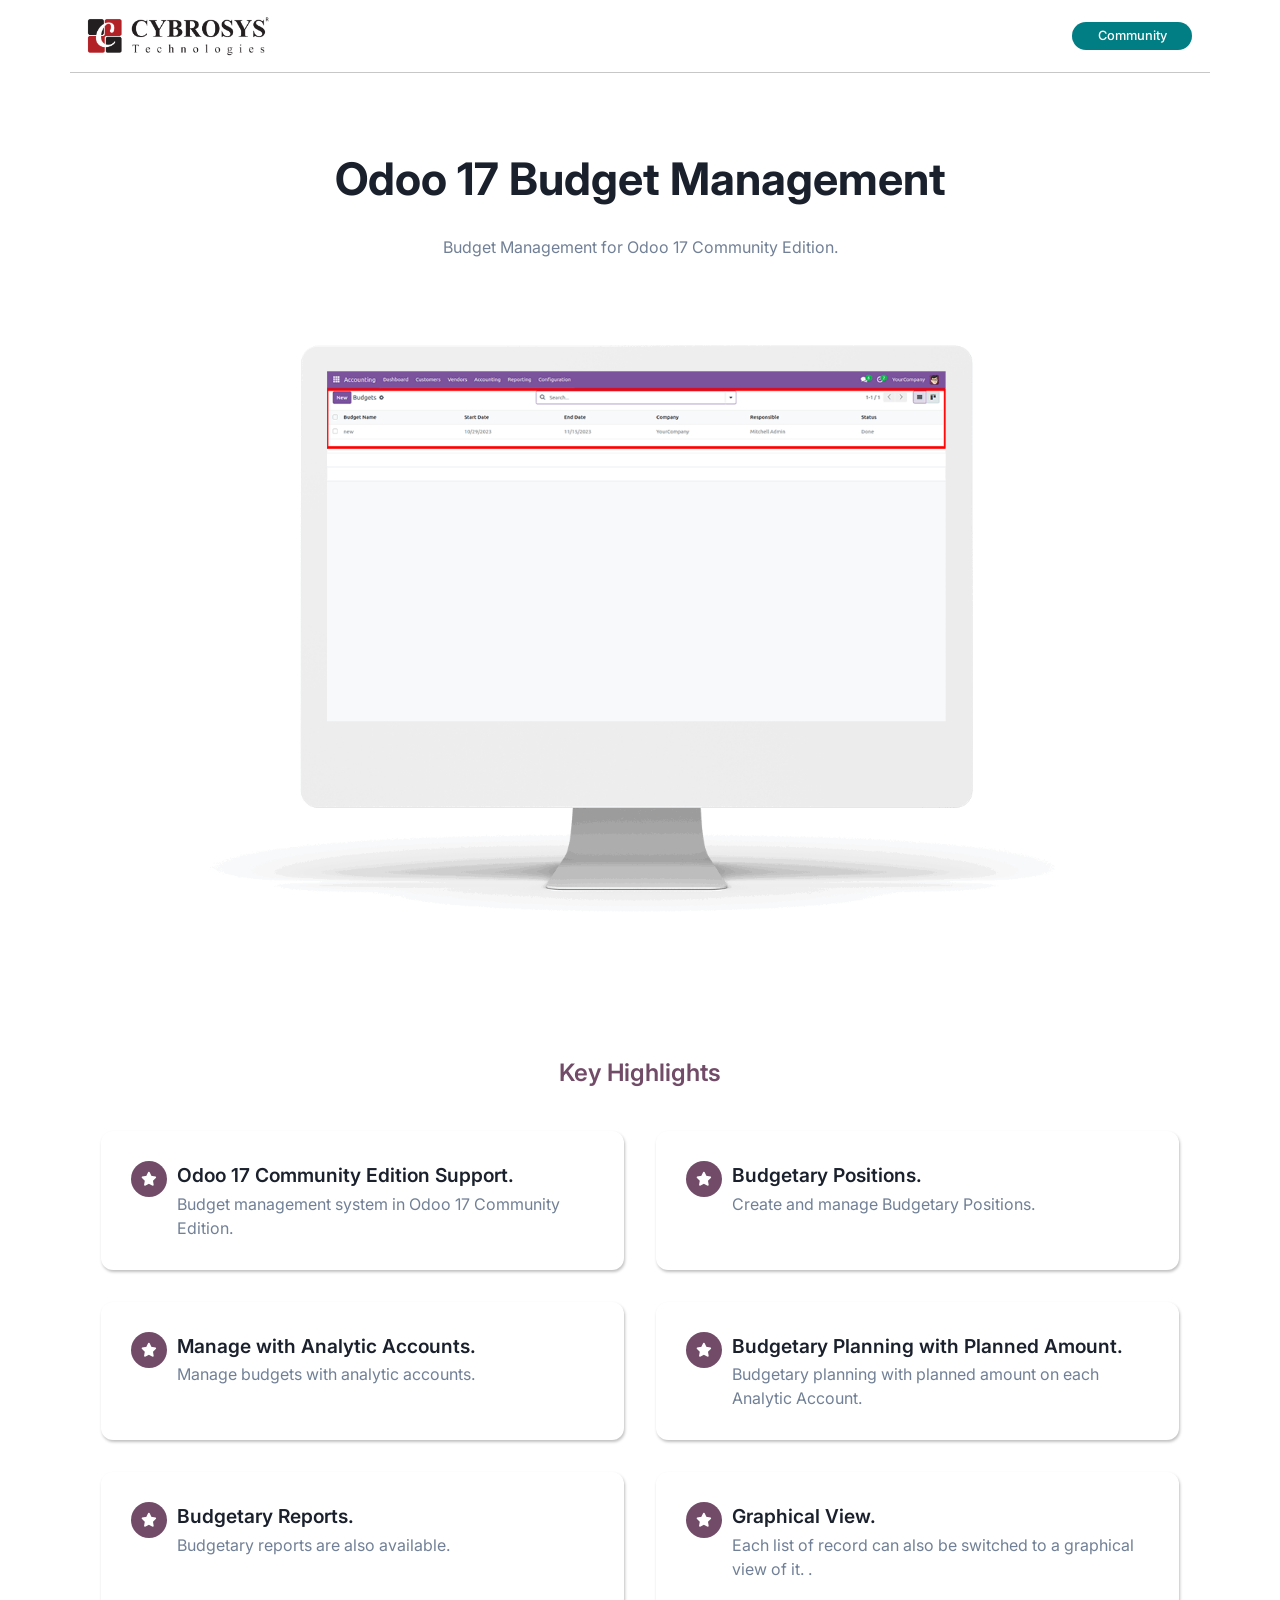
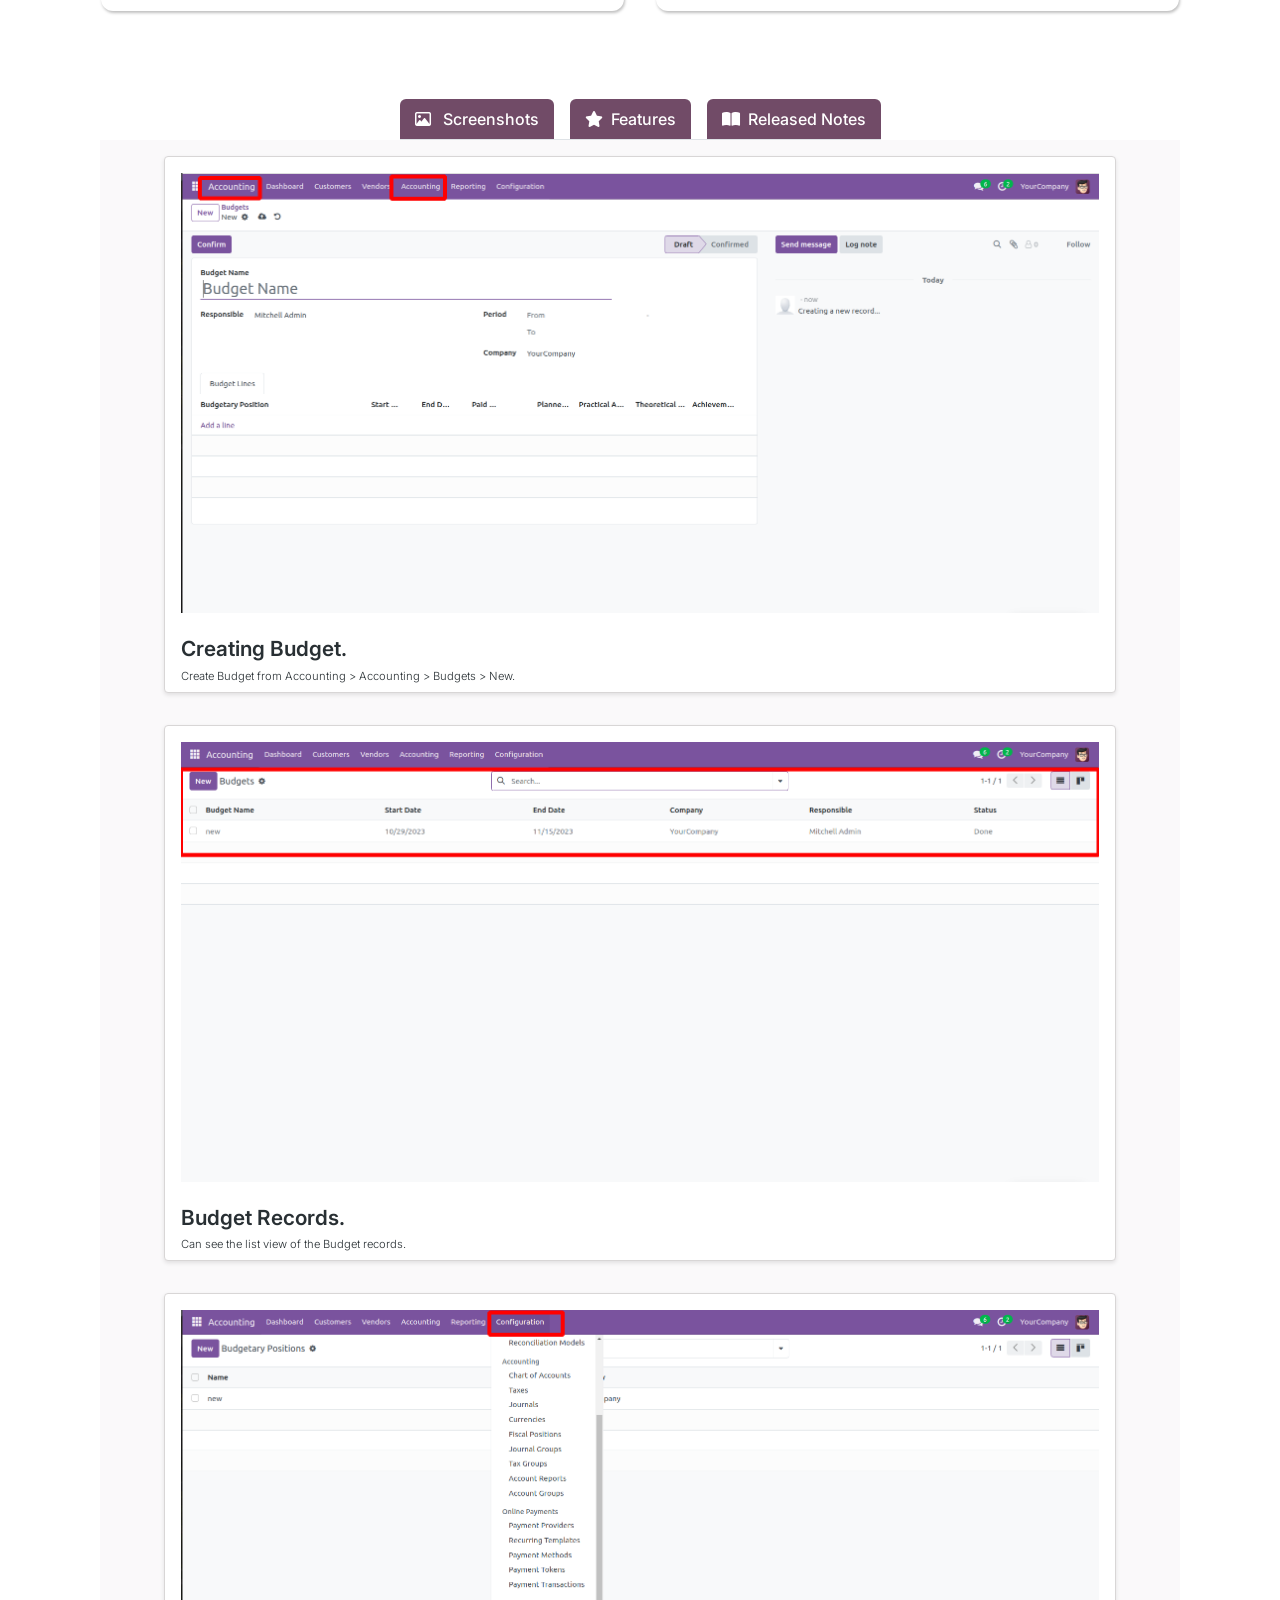
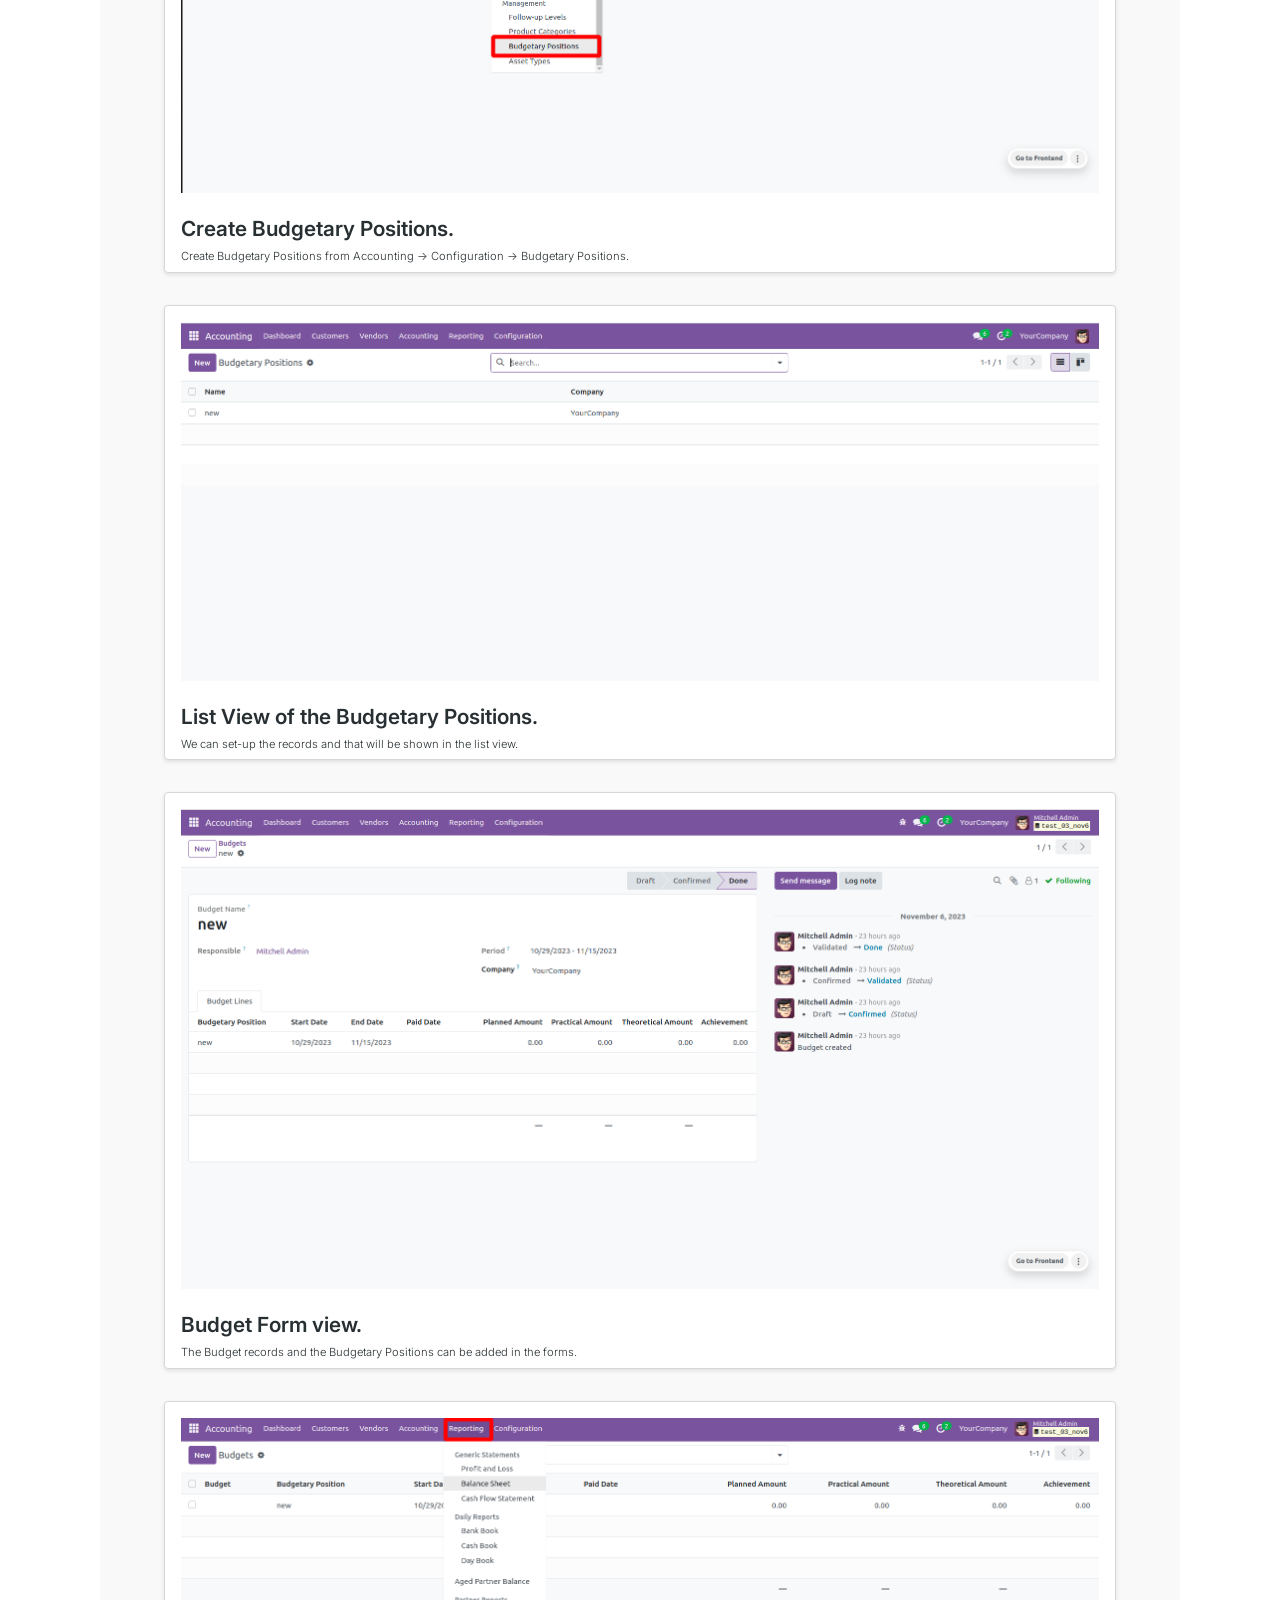
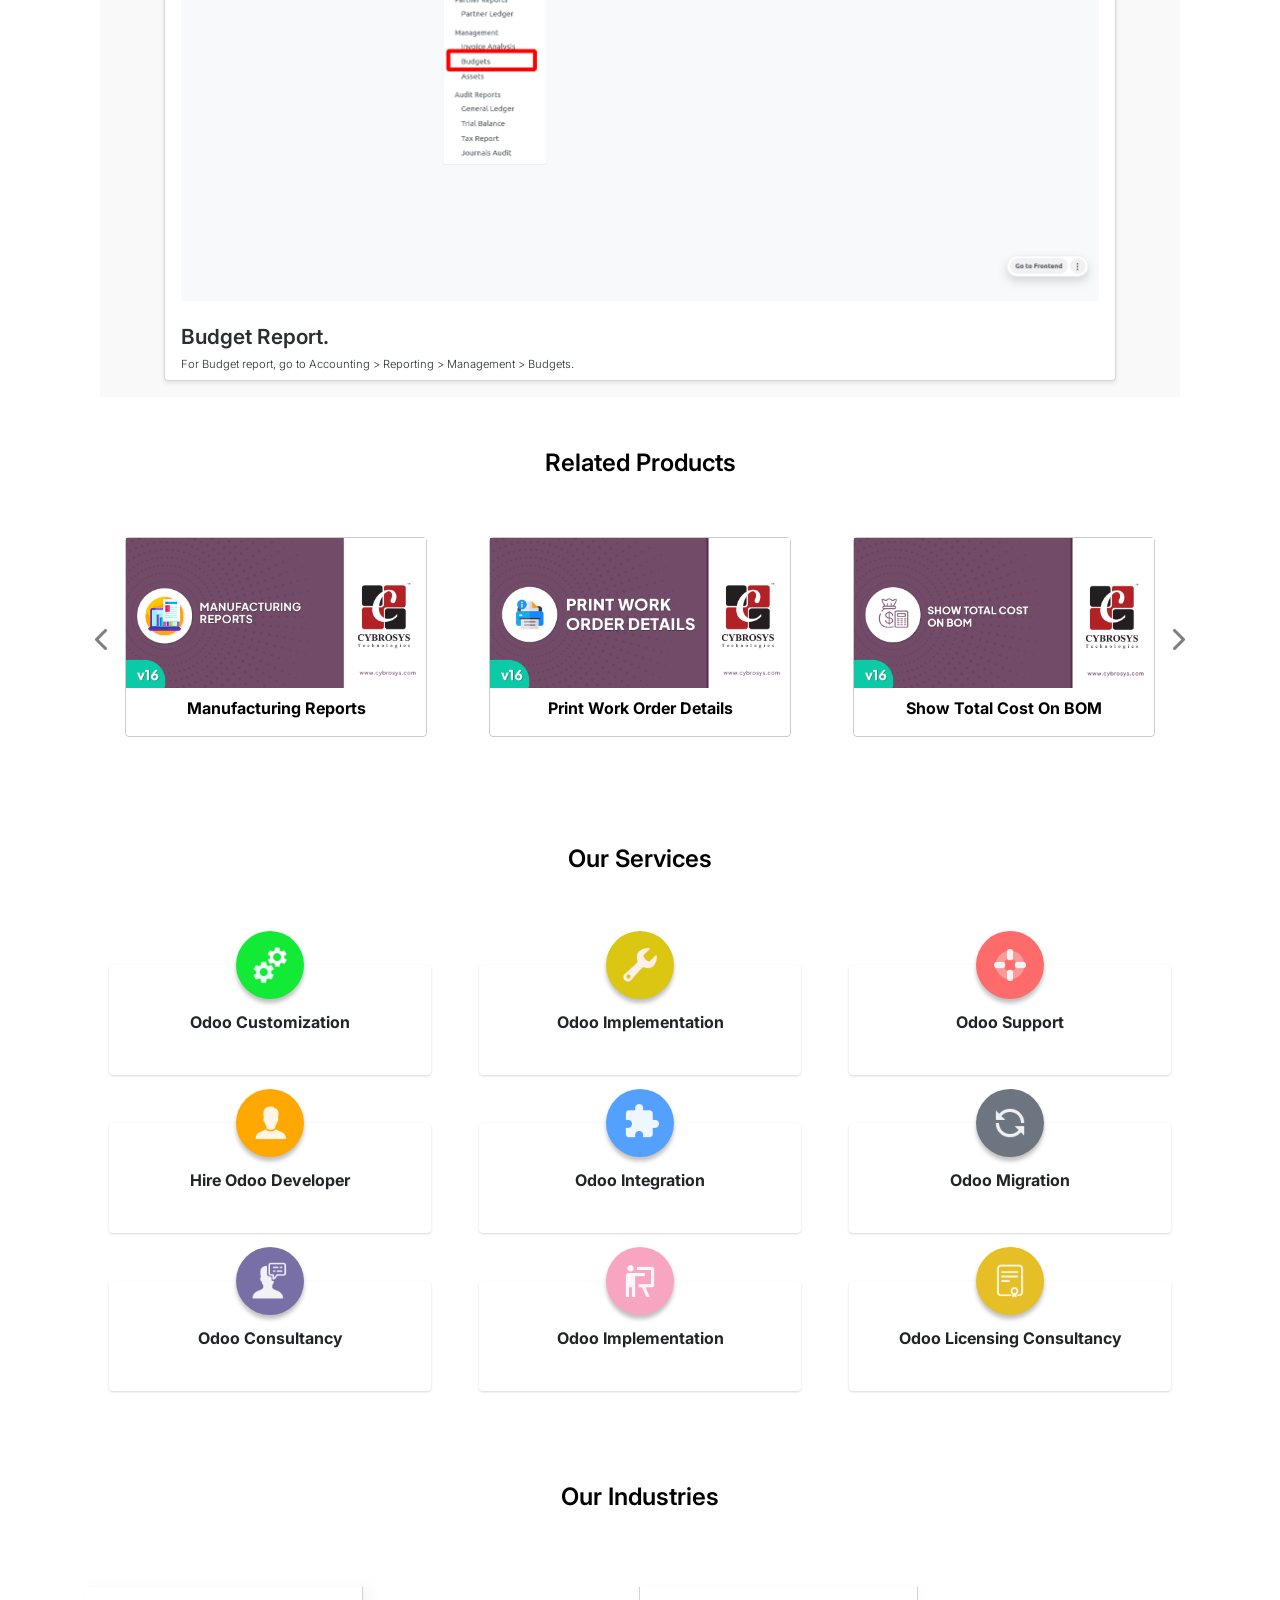
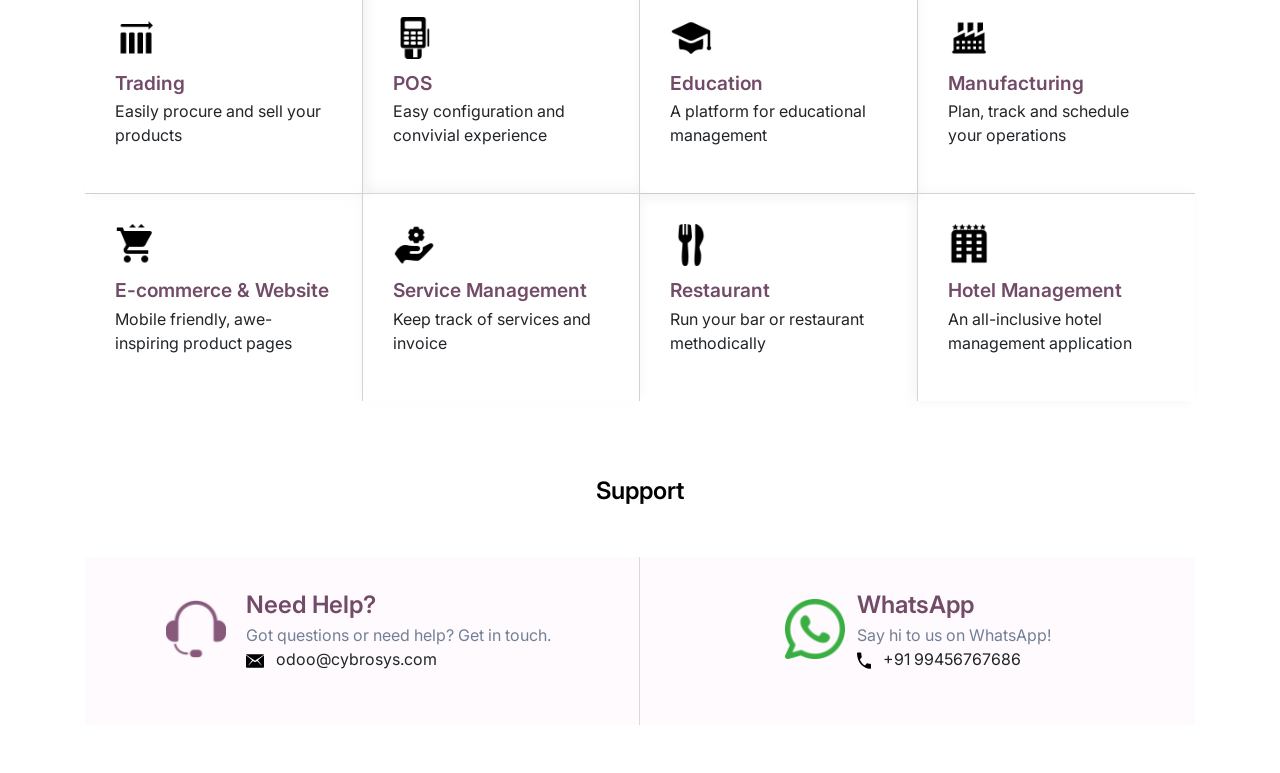
<file: base_account_budget/static/description/index.html>
<!DOCTYPE html>
<html lang="en">

<head>
    <meta charset="UTF-8">
    <meta name="viewport" content="width=device-width, initial-scale=1.0">
    <title>Odoo 17 Budget Management</title>
    <!-- Bootstrap CSS -->
    <link rel="stylesheet" href="https://cdn.jsdelivr.net/npm/bootstrap@4.0.0/dist/css/bootstrap.min.css"
        integrity="sha384-Gn5384xqQ1aoWXA+058RXPxPg6fy4IWvTNh0E263XmFcJlSAwiGgFAW/dAiS6JXm" crossorigin="anonymous">
    <link rel="stylesheet" href="https://cdnjs.cloudflare.com/ajax/libs/font-awesome/6.2.1/css/all.min.css">
    <link rel="preconnect" href="https://fonts.googleapis.com">
    <link rel="preconnect" href="https://fonts.gstatic.com" crossorigin>
    <link href="https://fonts.googleapis.com/css2?family=Inter:wght@400;500;600;700;800&display=swap" rel="stylesheet">
</head>
<body>
    <section>
        <div class="container" style="font-family: 'Inter', sans-serif !important;background-color: #fff !important;">
            <div class="row">
                <div class="col-sm-12 col-md-12 col-lg-12 d-flex justify-content-between flex-wrap align-items-sm-center"
                    style="border-bottom:1px solid rgba(0, 0, 0, 0.22)">
                    <div class="my-3">
                        <img src="assets/misc/Cybrosys R.png" style="width:auto !important; height:40px !important">
                    </div>
                    <div class="my-3 d-flex align-items-center">
                        <div class="text-center"
                            style="background-color:#017E84 !important;font-size: 0.8rem !important; color:#fff !important; font-weight:500 !important; padding:4px !important; margin:0 3px !important; border-radius:50px !important; min-width: 120px !important;">
                            Community
                        </div>
                    </div>
                </div>
            </div>
            <div class="row">
                <div class="col-sm-12 col-md-12 col-lg-12 text-center d-flex align-items-center flex-column"
                    style="margin: 80px 0px !important;">
                    <h1 style="font-size: 2.8rem;font-weight: 700; color: 
                    #1A202C;">
                        Odoo 17 Budget Management</h1>
                    <p class="my-3 mb-4"
                        style="max-width: 80%; font-weight: 400 !important; line-height: 32px; color: #718096;">
                        Budget Management for Odoo 17 Community Edition.
                    </p>
                    <div style="width: 80%; margin-top: 3rem;">
                        <img src="assets/screenshots/hero.gif" class="img-responsive" width="100%" height="auto">
                    </div>
                </div>
            </div>
            <div class="container mt-5 mb-5">
                <div class="col-lg-12 d-flex flex-column justify-content-center align-items-center mt-4">
                    <p class="m-0" style="font-weight: 600; font-size: 24px; color:#714b67 !important">Key Highlights
                    </p>
                </div>
                <div class="row py-4">
                    <div class="col-md-6 col-sm-12 p-3">
                        <div class="d-flex   h-100" style="padding: 30px;border-radius: 12px;
                                    background: #FFF;
                                    box-shadow: 1px 2px 3px 0px rgba(0, 0, 0, 0.25); ">
                            <div style="width: 36px; height: 36px; border-radius: 50%; background: #714B67;
                                    display: flex; justify-content: center; align-items: center;
                                    margin-right: 10px; flex-shrink: 0;">
                                <i class="fa-solid fa-star  " style="color: #fff;font-size:14px;"></i>
                            </div>
                            <div>
                                <p style="color: #1A202C;font-weight: 600; 
                                      font-size: 1.2rem; margin-bottom: 2px;">Odoo 17 Community Edition Support.</p>
                                <p class="m-0" style="color:#718096">Budget management system in Odoo 17 Community Edition.
                                </p>
                            </div>
                        </div>
                    </div>
                    <div class="col-md-6 col-sm-12 p-3">
                        <div class="d-flex   h-100" style="padding: 30px;border-radius: 12px;
                                    background: #FFF;
                                    box-shadow: 1px 2px 3px 0px rgba(0, 0, 0, 0.25); ">
                            <div style="width: 36px; height: 36px; border-radius: 50%; background: #714B67;
                                    display: flex; justify-content: center; align-items: center;
                                    margin-right: 10px; flex-shrink: 0;">
                                <i class="fa-solid fa-star  " style="color: #fff;font-size:14px;"></i>
                            </div>
                            <div>
                                <p style="color: #1A202C;font-weight: 600; 
                                      font-size: 1.2rem; margin-bottom: 2px;">Budgetary Positions.</p>
                                <p class="m-0" style="color:#718096">Create and manage Budgetary Positions.
                                </p>
                            </div>
                        </div>
                    </div>
                    <div class="col-md-6 col-sm-12 p-3">
                        <div class="d-flex   h-100" style="padding: 30px;border-radius: 12px;
                                    background: #FFF;
                                    box-shadow: 1px 2px 3px 0px rgba(0, 0, 0, 0.25); ">
                            <div style="width: 36px; height: 36px; border-radius: 50%; background: #714B67;
                                    display: flex; justify-content: center; align-items: center;
                                    margin-right: 10px; flex-shrink: 0;">
                                <i class="fa-solid fa-star  " style="color: #fff;font-size:14px;"></i>
                            </div>
                            <div>
                                <p style="color: #1A202C;font-weight: 600; 
                                      font-size: 1.2rem; margin-bottom: 2px;">Manage with Analytic Accounts.</p>
                                <p class="m-0" style="color:#718096">Manage budgets with analytic accounts.
                                </p>
                            </div>
                        </div>
                    </div>
                    <div class="col-md-6 col-sm-12 p-3">
                        <div class="d-flex   h-100" style="padding: 30px;border-radius: 12px;
                                    background: #FFF;
                                    box-shadow: 1px 2px 3px 0px rgba(0, 0, 0, 0.25); ">
                            <div style="width: 36px; height: 36px; border-radius: 50%; background: #714B67;
                                    display: flex; justify-content: center; align-items: center;
                                    margin-right: 10px; flex-shrink: 0; ">
                                <i class="fa-solid fa-star  " style="color: #fff;font-size:14px;"></i>
                            </div>
                            <div>
                                <p style="color: #1A202C;font-weight: 600; 
                                      font-size: 1.2rem; margin-bottom: 2px;">Budgetary Planning with Planned Amount.</p>
                                <p class="m-0" style="color:#718096"> Budgetary planning with planned amount on each Analytic Account.
                                </p>
                            </div>
                        </div>
                    </div>
                    <div class="col-md-6 col-sm-12 p-3">
                        <div class="d-flex   h-100" style="padding: 30px;border-radius: 12px;
                                    background: #FFF;
                                    box-shadow: 1px 2px 3px 0px rgba(0, 0, 0, 0.25); ">
                            <div style="width: 36px; height: 36px; border-radius: 50%; background: #714B67;
                                    display: flex; justify-content: center; align-items: center;
                                    margin-right: 10px; flex-shrink: 0; ">
                                <i class="fa-solid fa-star  " style="color: #fff;font-size:14px;"></i>
                            </div>
                            <div>
                                <p style="color: #1A202C;font-weight: 600;
                                      font-size: 1.2rem; margin-bottom: 2px;">Budgetary Reports.</p>
                                <p class="m-0" style="color:#718096"> Budgetary reports are also available.
                                </p>
                            </div>
                        </div>
                    </div>
                    <div class="col-md-6 col-sm-12 p-3">
                        <div class="d-flex   h-100" style="padding: 30px;border-radius: 12px;
                                    background: #FFF;
                                    box-shadow: 1px 2px 3px 0px rgba(0, 0, 0, 0.25); ">
                            <div style="width: 36px; height: 36px; border-radius: 50%; background: #714B67;
                                    display: flex; justify-content: center; align-items: center;
                                    margin-right: 10px; flex-shrink: 0; ">
                                <i class="fa-solid fa-star  " style="color: #fff;font-size:14px;"></i>
                            </div>
                            <div>
                                <p style="color: #1A202C;font-weight: 600;
                                      font-size: 1.2rem; margin-bottom: 2px;">Graphical View.</p>
                                <p class="m-0" style="color:#718096"> Each list of record can also be switched to a graphical view of it. .
                                </p>
                            </div>
                        </div>
                    </div>
                </div>
            </div>
            <div class="container rounded" >
                <ul class="nav nav-tabs d-flex" style="width: fit-content;margin: 0 auto;gap: 1rem;">
                    <li class="col text-center py-2 text-nowrap "
                        style="color: #fff; background-color: #714B67;border-radius: 6px 6px 0px 0px;"><a
                            class="active show" data-toggle="tab" href="#tab1"
                            style="color: #fff;font-weight: 500; background-color: #714B67; text-decoration: none;">
                            <i class="fa-regular fa-image  pr-2" style="color: #fff;"></i>
                            Screenshots</a></li>
                    <li class="col text-center py-2 text-nowrap "
                        style="color: #fff; background-color: #714B67;border-radius: 6px 6px 0px 0px;"><a
                            data-toggle="tab" href="#tab2"
                            style="color: #fff;font-weight: 500;  text-decoration: none;"><i
                                class="fa-solid fa-star  pr-2" style="color: #fff;"></i>Features</a></li>
                    <li class="col text-center py-2 text-nowrap "
                        style="color: #fff; background-color: #714B67;border-radius: 6px 6px 0px 0px;"><a
                            data-toggle="tab" href="#tab3"
                            style="color: #fff;font-weight: 500; text-decoration: none; background-color: #714B67;"><i
                                class="fa-solid fa-book-open  pr-2" style="color: #fff;"></i>Released Notes</a></li>
                </ul>
                <div class="tab-content" style="background-color: rgba(121, 113, 119, 0.04);">
                    <div id="tab1" class="tab-pane fade in active show">
                        <div class="col-lg-12 py-2" style="padding: 1rem 4rem !important;">
                            <div
                                style="border: 1px solid #d8d6d6; border-radius: 4px; background: #fff; box-shadow: 0 2px 4px rgba(0, 0, 0, 0.1);">
                                <div class="row justify-content-center p-3 w-100 m-0">
                                    <img src="assets/screenshots/budget_1.png" class="img-responsive" width="100%" height="auto">
                                </div>
                                <div class="px-3">
                                    <h4 class="mt-2"
                                        style=" font-weight:600 !important; color:#282F33 !important; font-size:1.3rem !important">
                                        Creating Budget.</h4>
                                    <h6 class="mt-2"
                                        style=" font-weight:300 !important; color:#282F33 !important; font-size:0.7rem !important">
                                        Create Budget from Accounting > Accounting > Budgets > New.</h6>
                                </div>
                            </div>
                        </div>
                        <div class="col-lg-12 py-2" style="padding: 1rem 4rem !important;">
                            <div
                                style="border: 1px solid #d8d6d6; border-radius: 4px; background: #fff; box-shadow: 0 2px 4px rgba(0, 0, 0, 0.1);">
                                <div class="row justify-content-center p-3 w-100 m-0">
                                    <img src="assets/screenshots/budget_2.png" class="img-responsive" width="100%" height="auto">
                                </div>
                                <div class="px-3">
                                    <h4 class="mt-2"
                                        style=" font-weight:600 !important; color:#282F33 !important; font-size:1.3rem !important">
                                        Budget Records.</h4>
                                    <h6 class="mt-2"
                                        style=" font-weight:300 !important; color:#282F33 !important; font-size:0.7rem !important">
                                        Can see the list view of the Budget records.</h6>
                                </div>
                            </div>
                        </div>
                        <div class="col-lg-12 py-2" style="padding: 1rem 4rem !important;">
                            <div
                                style="border: 1px solid #d8d6d6; border-radius: 4px;  background: #fff; box-shadow: 0 2px 4px rgba(0, 0, 0, 0.1);">
                                <div class="row justify-content-center p-3 w-100 m-0">
                                    <img src="assets/screenshots/budget_3.png" class="img-responsive" width="100%" height="auto">
                                </div>
                                <div class="px-3">
                                    <h4 class="mt-2"
                                        style=" font-weight:600 !important; color:#282F33 !important; font-size:1.3rem !important">
                                        Create Budgetary Positions.</h4>
                                    <h6 class="mt-2"
                                        style=" font-weight:300 !important; color:#282F33 !important; font-size:0.7rem !important">
                                        Create Budgetary Positions from Accounting -> Configuration -> Budgetary Positions.</h6>
                                </div>
                            </div>
                        </div>
                        <div class="col-lg-12 py-2" style="padding: 1rem 4rem !important;">
                            <div
                                style="border: 1px solid #d8d6d6; border-radius: 4px;  background: #fff; box-shadow: 0 2px 4px rgba(0, 0, 0, 0.1);">
                                <div class="row justify-content-center p-3 w-100 m-0">
                                    <img src="assets/screenshots/budget_4.png" class="img-responsive" width="100%" height="auto">
                                </div>
                                <div class="px-3">
                                    <h4 class="mt-2"
                                        style=" font-weight:600 !important; color:#282F33 !important; font-size:1.3rem !important">
                                        List View of the Budgetary Positions.</h4>
                                    <h6 class="mt-2"
                                        style=" font-weight:300 !important; color:#282F33 !important; font-size:0.7rem !important">
                                        We can set-up the records and that will be shown in the list view.</h6>
                                </div>
                            </div>
                        </div>

                        <div class="col-lg-12 py-2" style="padding: 1rem 4rem !important;">
                            <div
                                style="border: 1px solid #d8d6d6; border-radius: 4px;  background: #fff; box-shadow: 0 2px 4px rgba(0, 0, 0, 0.1);">
                                <div class="row justify-content-center p-3 w-100 m-0">
                                    <img src="assets/screenshots/budget_6.png" class="img-responsive" width="100%" height="auto">
                                </div>
                                <div class="px-3">
                                    <h4 class="mt-2"
                                        style=" font-weight:600 !important; color:#282F33 !important; font-size:1.3rem !important">
                                        Budget Form view.</h4>
                                    <h6 class="mt-2"
                                        style=" font-weight:300 !important; color:#282F33 !important; font-size:0.7rem !important">
                                        The Budget records and the Budgetary Positions can be added in the forms.</h6>
                                </div>
                            </div>
                        </div>
                        <div class="col-lg-12 py-2" style="padding: 1rem 4rem !important;">
                            <div
                                style="border: 1px solid #d8d6d6; border-radius: 4px;  background: #fff; box-shadow: 0 2px 4px rgba(0, 0, 0, 0.1);">
                                <div class="row justify-content-center p-3 w-100 m-0">
                                    <img src="assets/screenshots/budget_5.png" class="img-responsive" width="100%" height="auto">
                                </div>
                                <div class="px-3">
                                    <h4 class="mt-2"
                                        style=" font-weight:600 !important; color:#282F33 !important; font-size:1.3rem !important">
                                        Budget Report.</h4>
                                    <h6 class="mt-2"
                                        style=" font-weight:300 !important; color:#282F33 !important; font-size:0.7rem !important">
                                        For Budget report, go to Accounting > Reporting > Management > Budgets.</h6>
                                </div>
                            </div>
                        </div>
                    </div>
                    <div id="tab2" class="tab-pane fade">
                        <div class="col-mg-12" style="padding: 1rem 4rem;">
                            <ul style="list-style: none; padding: 1rem 0;font-weight: 500;">
                                <li class="py-3"
                                    style="font-weight: 500;background-color: #fff; border-radius: 4px; padding: 1rem; margin-bottom: 1rem; box-shadow: 0 2px 4px rgba(0, 0, 0, 0.1);">
                                    <span style="margin-right: 12px;"><img src="assets/misc/star (1) 2.svg" alt=""
                                            width="16px"></span>Create and manage Budgetary Positions.
                                </li>
                                <li class="py-3"
                                    style="font-weight: 500;background-color: #fff; border-radius: 4px; padding: 1rem; margin-bottom: 1rem; box-shadow: 0 2px 4px rgba(0, 0, 0, 0.1);">
                                    <span style="margin-right: 12px;"><img src="assets/misc/star (1) 2.svg" alt=""
                                            width="16px"></span>Manage budgets with analytic accounts.
                                </li>
                                <li class="py-3"
                                    style="font-weight: 500;background-color: #fff; border-radius: 4px; padding: 1rem; margin-bottom: 1rem; box-shadow: 0 2px 4px rgba(0, 0, 0, 0.1);">
                                    <span style="margin-right: 12px;"><img src="assets/misc/star (1) 2.svg" alt=""
                                            width="16px"></span>Budgetary planning with planned amount on each Analytic Account..
                                </li>

                            </ul>
                        </div>
                    </div>
                    <div id="tab3" class="tab-pane fade">
                        <div class="col-mg-12 active" style="padding: 1rem 4rem;">
                            <div class="py-3"
                                style="font-weight: 500;background-color: #fff; border-radius: 4px; padding: 1rem; box-shadow: 0 2px 4px rgba(0, 0, 0, 0.1);">
                                <div class="d-flex mb-3" style="font-size: 0.8rem; font-weight: 500;"><span>Version
                                        17.0.1.0.0</span><span class="px-2">|</span><span
                                        style="color: #714B67;font-weight: 600;">Released on:07th Nov 2023</span>
                                </div>
                                <p class="m-0"
                                    style=" color:#718096!important; font-size:1rem !important;line-height: 28px;">

                                    Odoo 17 Budgets Management.</p>
                            </div>
                        </div>
                    </div>
                </div>
            </div>
            <div class="container mt-5">
                <div class="col-lg-12 d-flex flex-column justify-content-center align-items-center mt-5">
                    <p class="m-0" style="font-weight: 600; font-size: 24px; color:#000 !important">Related Products</p>
                </div>
            </div>
            <div id="myCarousel" class="carousel slide py-3" data-ride="carousel">
                <div class="carousel-inner">
                    <div class="carousel-item active">
                        <div class="row p-4">
                            <div class="col">
                                <div class="p-3">
                                    <a href="https://apps.odoo.com/apps/modules/16.0/manufacturing_reports/" style="color: #000; text-decoration: none;">
                                        <div style="border:1px solid #CBCBCB !important;border-radius: 4px;">
                                            <div style="width: 300px; ">
                                                <img src="assets/modules/1.png" alt="" width="100%" height="auto">

                                            </div>
                                            <p class="text-center pt-2 text-black font-weight-bold">Manufacturing Reports</p>
                                        </div>
                                    </a>
                                </div>
                            </div>
                            <div class="col">
                                <div class="p-3">
                                    <a href="https://apps.odoo.com/apps/modules/16.0/mrp_work_order_print/" style="color: #000; text-decoration: none;">
                                        <div style="border:1px solid #CBCBCB !important;border-radius: 4px;">
                                            <div style="width: 300px; ">
                                                <img src="assets/modules/2.png" alt="" width="100%" height="auto">

                                            </div>
                                            <p class="text-center pt-2 text-black font-weight-bold">Print Work Order Details</p>
                                        </div>
                                    </a>
                                </div>
                            </div>
                            <div class="col">
                                <div class="p-3">
                                    <a href="https://apps.odoo.com/apps/modules/16.0/bom_total_cost/" style="color: #000; text-decoration: none;">
                                        <div style="border:1px solid #CBCBCB !important;border-radius: 4px;">
                                            <div style="width: 300px; ">
                                                <img src="assets/modules/3.png" alt="" width="100%" height="auto">

                                            </div>
                                            <p class="text-center pt-2 text-black font-weight-bold">Show Total Cost On BOM</p>
                                        </div>
                                    </a>
                                </div>
                            </div>
                        </div>
                    </div>
                    <div class="carousel-item">
                        <div class="row p-4">
                            <div class="col">
                                <div class="p-3">
                                    <a href="https://apps.odoo.com/apps/modules/16.0/simple_mrp_order/" style="color: #000; text-decoration: none;">
                                        <div style="border:1px solid #CBCBCB !important;border-radius: 4px;">
                                            <div style="width: 300px; ">
                                                <img src="assets/modules/4.png" alt="" width="100%" height="auto">

                                            </div>
                                            <p class="text-center pt-2 text-black font-weight-bold">Simple Manufacturing Orders</p>
                                        </div>
                                    </a>
                                </div>
                            </div>
                            <div class="col">
                                <div class="p-3">
                                    <a href="https://apps.odoo.com/apps/modules/16.0/bom_multiple_product/" style="color: #000; text-decoration: none;">
                                        <div style="border:1px solid #CBCBCB !important;border-radius: 4px;">
                                            <div style="width: 300px;">
                                                <img src="assets/modules/5.png" alt="" width="100%" height="auto">

                                            </div>
                                            <p class="text-center pt-2 text-black font-weight-bold">BOM Multiple Product Selection</p>
                                        </div>
                                    </a>
                                </div>
                            </div>
                            <div class="col">
                                <div class="p-3">
                                    <a href="https://apps.odoo.com/apps/modules/16.0/cw_mrp/" style="color: #000; text-decoration: none;">
                                        <div style="border:1px solid #CBCBCB !important;border-radius: 4px;">
                                            <div style="width: 300px;">
                                                <img src="assets/modules/6.png" alt="" width="100%" height="auto">
                                            </div>
                                            <p class="text-center pt-2 text-black font-weight-bold"> Catch Weight Management: Manufacturing</p>
                                        </div>
                                    </a>
                                </div>
                            </div>
                        </div>
                    </div>
                </div>
                <a class="carousel-control-prev" href="#myCarousel" data-slide="prev" style="width: 35px; color: #000;">
                    <span class="carousel-control-prev-icon">
                        <i class="fa fa-chevron-left" style="font-size: 24px;"></i>
                    </span>
                </a>
                <a class="carousel-control-next" href="#myCarousel" data-slide="next" style="width: 35px; color: #000;">
                    <span class="carousel-control-next-icon">
                        <i class="fa fa-chevron-right" style="font-size: 24px;"></i>
                    </span>
                </a>
            </div>
            <div class="container mt-5">
                <div class="col-lg-12 d-flex flex-column justify-content-center align-items-center mt-4">
                    <p class="m-0" style="font-weight: 600; font-size: 24px; color:#000 !important">Our Services</p>

                </div>
            </div>
            <div class="container my-5">
                <div class="row py-3">
                    <div class="col-md-4 col-sm-6 px-4 py-4">
                        <div
                            style="background-color: #fff; padding: 25px; text-align: center;  box-shadow: rgba(0, 0, 0, 0.1) 0px 1px 3px 0px, rgba(0, 0, 0, 0.06) 0px 1px 2px 0px; position: relative;border-radius: 4px;">
                            <div style="position: absolute; top: 0%; left: 50%; transform: translate(-50%, -50%);">
                                <div style="background-color:#13EA36 ; border-radius: 50%; padding: 15px;    width: 68px;
                                    height: 68px; display: inline-block; box-shadow:0px 4px 4px rgba(0, 0, 0, 0.25);">
                                    <img src="assets/icons/cogs.png" alt="service-icon" width="38px" height="auto">
                                </div>
                            </div>
                            <p style="margin-top: 20px; font-weight: bold;">Odoo Customization</p>
                        </div>
                    </div>
                    <div class="col-md-4 col-sm-6 px-4 py-4">
                        <div
                            style="background-color: #fff; padding: 25px; text-align: center; box-shadow: rgba(0, 0, 0, 0.1) 0px 1px 3px 0px, rgba(0, 0, 0, 0.06) 0px 1px 2px 0px; position: relative;border-radius: 4px;">
                            <div style="position: absolute; top: 0%; left: 50%; transform: translate(-50%, -50%);">
                                <div style="background-color:#DBC711; border-radius: 50%; padding: 15px;    width: 68px;
                                    height: 68px; display: inline-block; box-shadow:0px 4px 4px rgba(0, 0, 0, 0.25);">
                                    <img src="assets/icons/wrench.png" alt="service-icon" width="38px" height="auto">
                                </div>
                            </div>
                            <p style="margin-top: 20px; font-weight: bold;">Odoo Implementation</p>
                        </div>
                    </div>
                    <div class="col-md-4 col-sm-6 px-4 py-4">
                        <div
                            style="background-color: #fff; padding: 25px; text-align: center;  box-shadow: rgba(0, 0, 0, 0.1) 0px 1px 3px 0px, rgba(0, 0, 0, 0.06) 0px 1px 2px 0px; position: relative; border-radius: 4px;">
                            <div style="position: absolute; top: 0%; left: 50%; transform: translate(-50%, -50%);">
                                <div style="background-color:#FF6B6B ; border-radius: 50%; padding: 15px;    width: 68px;
                                    height: 68px; display: inline-block; box-shadow:0px 4px 4px rgba(0, 0, 0, 0.25);">
                                    <img src="assets/icons/lifebuoy.png" alt="service-icon" width="38px" height="auto">
                                </div>
                            </div>
                            <p style="margin-top: 20px; font-weight: bold;">Odoo Support</p>
                        </div>
                    </div>
                    <div class="col-md-4 col-sm-6 px-4 py-4">
                        <div
                            style="background-color: #fff; padding: 25px; text-align: center; box-shadow: rgba(0, 0, 0, 0.1) 0px 1px 3px 0px, rgba(0, 0, 0, 0.06) 0px 1px 2px 0px; position: relative; border-radius: 4px;">
                            <div style="position: absolute; top: 0%; left: 50%; transform: translate(-50%, -50%);">
                                <div style="background-color:#FFA801 ; border-radius: 50%; padding: 15px;    width: 68px;
                                    height: 68px; display: inline-block; box-shadow:0px 4px 4px rgba(0, 0, 0, 0.25);">
                                    <img src="assets/icons/user.png" alt="service-icon" width="38px" height="auto">
                                </div>
                            </div>
                            <p style="margin-top: 20px; font-weight: bold;">Hire Odoo Developer</p>
                        </div>
                    </div>
                    <div class="col-md-4 col-sm-6 px-4 py-4">
                        <div
                            style="background-color: #fff; padding: 25px; text-align: center;  box-shadow: rgba(0, 0, 0, 0.1) 0px 1px 3px 0px, rgba(0, 0, 0, 0.06) 0px 1px 2px 0px; position: relative; border-radius: 4px;">

                            <div style="position: absolute; top: 0%; left: 50%; transform: translate(-50%, -50%);">
                                <div style="background-color:#54A0FF; border-radius: 50%; padding: 15px;    width: 68px;
                                    height: 68px; display: inline-block; box-shadow:0px 4px 4px rgba(0, 0, 0, 0.25);">
                                    <img src="assets/icons/puzzle.png" alt="service-icon" width="38px" height="auto">
                                </div>
                            </div>
                            <p style="margin-top: 20px; font-weight: bold;">Odoo Integration</p>
                        </div>
                    </div>
                    <div class="col-md-4 col-sm-6 px-4 py-4">
                        <div
                            style="background-color: #fff; padding: 25px; text-align: center;  box-shadow: rgba(0, 0, 0, 0.1) 0px 1px 3px 0px, rgba(0, 0, 0, 0.06) 0px 1px 2px 0px; position: relative;border-radius: 4px;">
                            <div style="position: absolute; top: 0%; left: 50%; transform: translate(-50%, -50%);">
                                <div style="background-color:#6D7680 ; border-radius: 50%; padding: 15px;    width: 68px;
                                    height: 68px; display: inline-block; box-shadow:0px 4px 4px rgba(0, 0, 0, 0.25);">
                                    <img src="assets/icons/update.png" alt="service-icon" width="38px" height="auto">
                                </div>
                            </div>
                            <p style="margin-top: 20px; font-weight: bold;">Odoo Migration</p>
                        </div>
                    </div>
                    <div class="col-md-4 col-sm-6 px-4 py-4">
                        <div
                            style="background-color: #fff; padding: 25px; text-align: center;  box-shadow: rgba(0, 0, 0, 0.1) 0px 1px 3px 0px, rgba(0, 0, 0, 0.06) 0px 1px 2px 0px; position: relative;border-radius: 4px;">
                            <div style="position: absolute; top: 0%; left: 50%; transform: translate(-50%, -50%);">
                                <div style="background-color:#786FA6 ; border-radius: 50%; padding: 15px;    width: 68px;
                                    height: 68px; display: inline-block; box-shadow:0px 4px 4px rgba(0, 0, 0, 0.25);">
                                    <img src="assets/icons/consultation.png" alt="service-icon" width="38px" height="auto">
                                </div>
                            </div>
                            <p style="margin-top: 20px; font-weight: bold;">Odoo Consultancy</p>
                        </div>
                    </div>
                    <div class="col-md-4 col-sm-6 px-4 py-4">
                        <div
                            style="background-color: #fff; padding: 25px; text-align: center; box-shadow: rgba(0, 0, 0, 0.1) 0px 1px 3px 0px, rgba(0, 0, 0, 0.06) 0px 1px 2px 0px;position: relative;border-radius: 4px;">
                            <div style="position: absolute; top: 0%; left: 50%; transform: translate(-50%, -50%);">
                                <div style="background-color:#F8A5C2 ; border-radius: 50%; padding: 15px;    width: 68px;
                                    height: 68px; display: inline-block; box-shadow:0px 4px 4px rgba(0, 0, 0, 0.25);">
                                    <img src="assets/icons/training.png" alt="service-icon" width="38px" height="auto">
                                </div>
                            </div>
                            <p style="margin-top: 20px; font-weight: bold;">Odoo Implementation</p>
                        </div>
                    </div>
                    <div class="col-md-4 col-sm-6 px-4 py-4">
                        <div
                            style="background-color: #fff; padding: 25px; text-align: center;  box-shadow: rgba(0, 0, 0, 0.1) 0px 1px 3px 0px, rgba(0, 0, 0, 0.06) 0px 1px 2px 0px; position: relative;border-radius: 4px;">
                            <div style="position: absolute; top: 0%; left: 50%; transform: translate(-50%, -50%);">
                                <div style="background-color:#E6BE26; border-radius: 50%; padding: 15px;    width: 68px;
                                    height: 68px; display: inline-block; box-shadow:0px 4px 4px rgba(0, 0, 0, 0.25);">
                                    <img src="assets/icons/license.png" alt="service-icon" width="38px" height="auto">
                                </div>
                            </div>
                            <p style="margin-top: 20px; font-weight: bold;">Odoo Licensing Consultancy</p>
                        </div>
                    </div>
                </div>
            </div>
            <div class="container mt-5">
                <div class="col-lg-12 d-flex flex-column justify-content-center align-items-center mt-4">
                    <p class="m-0" style="font-weight: 600; font-size: 24px; color:#000 !important">Our Industries</p>

                </div>
            </div>
            <div class="container">
                <div class="row my-5 py-4">
                    <div class="col-md-3 col-sm-6 p-0">
                        <div class="d-flex flex-column h-100 "
                            style="border-right: 1px solid rgb(209, 209, 209); border-bottom: 1px solid  rgb(209, 209, 209); padding: 30px; box-shadow: 6px 0 10px rgba(228, 227, 227, 0.373);">
                            <img src="assets/icons/trading-black.png" width="42px" height="auto" alt="">
                            <p style="color: #714B67;font-weight: 600; margin-top: 10px;
                           font-size: 1.2rem; margin-bottom: 2px;">Trading</p>
                            <p>Easily procure and sell your products</p>
                        </div>
                    </div>
                    <div class="col-md-3 col-sm-6  p-0">
                        <div class="d-flex flex-column h-100"
                            style="border-right: 1px solid rgb(209, 209, 209);border-bottom: 1px solid  rgb(209, 209, 209); padding: 30px;">
                            <img src="assets/icons/pos-black.png" width="42px" height="auto" alt="">
                            <p style="color: #714B67;font-weight: 600; margin-top: 10px;
                            font-size: 1.2rem; margin-bottom: 2px;">POS</p>
                            <p>Easy configuration and convivial experience</p>
                        </div>
                    </div>
                    <div class="col-md-3 col-sm-6  p-0">
                        <div class="d-flex flex-column h-100"
                            style="border-right: 1px solid  rgb(209, 209, 209);border-bottom: 1px solid   rgba(0, 0, 0, 0.2); padding: 30px; box-shadow: 0 5px 10px  rgba(228, 227, 227, 0.373)">
                            <img src="assets/icons/education-black.png" width="42px" height="auto" alt="">
                            <p style="color: #714B67;font-weight: 600; margin-top: 10px;
                            font-size: 1.2rem; margin-bottom: 2px;">Education</p>
                            <p>A platform for educational management</p>
                        </div>
                    </div>
                    <div class="col-md-3 col-sm-6  p-0">
                        <div class="d-flex flex-column h-100"
                            style="border-bottom: 1px solid  rgb(209, 209, 209); padding: 30px; ">
                            <img src="assets/icons/manufacturing-black.png" width="42px" height="auto" alt="">
                            <p style="color: #714B67;font-weight: 600; margin-top: 10px;
                            font-size: 1.2rem; margin-bottom: 2px;">Manufacturing</p>
                            <p>Plan, track and schedule your operations</p>
                        </div>
                    </div>
                    <div class="col-md-3 col-sm-6 p-0">
                        <div class="d-flex flex-column h-100"
                            style="border-right: 1px solid  rgb(209, 209, 209); padding: 30px;">
                            <img src="assets/icons/ecom-black.png" width="42px" height="auto" alt="">
                            <p style="color: #714B67;font-weight: 600; margin-top: 10px;
                            font-size: 1.2rem; margin-bottom: 2px;">E-commerce & Website</p>
                            <p>Mobile friendly, awe-inspiring product pages</p>
                        </div>
                    </div>
                    <div class="col-md-3 col-sm-6   p-0">
                        <div class="d-flex flex-column h-100"
                            style="border-right: 1px solid  rgb(209, 209, 209); padding: 30px;box-shadow: 0 -5px 10px  rgba(228, 227, 227, 0.373);">
                            <img src="assets/icons/service-black.png" width="42px" height="auto" alt="">
                            <p style="color: #714B67;font-weight: 600; margin-top: 10px;
                            font-size: 1.2rem; margin-bottom: 2px;">Service Management</p>
                            <p>Keep track of services and invoice</p>
                        </div>
                    </div>
                    <div class="col-md-3 col-sm-6    p-0">
                        <div class="d-flex flex-column h-100"
                            style="border-right: 1px solid  rgb(209, 209, 209); padding: 30px; ">
                            <img src="assets/icons/restaurant-black.png" width="42px" height="auto" alt="">
                            <p style="color: #714B67;font-weight: 600; margin-top: 10px;
                            font-size: 1.2rem; margin-bottom: 2px;">Restaurant</p>
                            <p>Run your bar or restaurant methodically</p>
                        </div>
                    </div>
                    <div class="col-md-3 col-sm-6   p-0">
                        <div class="d-flex flex-column h-100"
                            style=" padding: 30px;box-shadow: -5px 0 10px  rgba(228, 227, 227, 0.373);">
                            <img src="assets/icons/hotel-black.png" width="42px" height="auto" alt="">
                            <p style="color: #714B67;font-weight: 600; margin-top: 10px;
                            font-size: 1.2rem; margin-bottom: 2px;">Hotel Management</p>
                            <p>An all-inclusive hotel management application</p>
                        </div>
                    </div>
                </div>
            </div>
            <div class="container mt-5">
                <div class="col-lg-12 d-flex flex-column justify-content-center align-items-center mt-5">
                    <p class="m-0" style="font-weight: 600; font-size: 24px; color:#000 !important">Support</p>
                </div>
            </div>
            <div class="container my-5">
                <div class="row" style="background-color: #FFFAFE;">
                    <div class="col-md-6 pb-4  d-flex align-items-center justify-content-center"
                        style="border-right: 1px solid #D9D9D9;">
                        <div style="padding: 30px;">
                            <div class="d-flex align-items-center">
                                <img src="assets/misc/support (1) 1.svg" alt="" width="60px" style="margin-right: 12px;">
                                <div style="padding: 0px 8px;">
                                    <span
                                        style="color: #714B67;font-size: 24px;font-weight: 600;padding-bottom: 1rem;">Need
                                        Help?</span>
                                    <p class="m-0" style="color:#718096;">Got questions or need help? Get in touch.</p>
                                    <div style="font-weight: 400;"><span><img src="assets/misc/support-email.svg" alt=""
                                                width="18px"
                                                style="filter: invert(1);margin-right: 0.8rem;"></span>odoo@cybrosys.com
                                    </div>
                                </div>
                            </div>
                        </div>
                    </div>
                    <div class="col-md-6 pb-4 d-flex align-items-center justify-content-center">
                        <div style="padding: 30px;">
                            <div class="d-flex align-items-center">
                                <img src="assets/misc/whatsapp 1.svg" alt="" width="60px" style="margin-right: 12px;">
                                <div>
                                    <span style="color: #714B67;font-size: 24px;font-weight: 600;">WhatsApp</span>
                                    <p class="m-0" style="color:#718096;">Say hi to us on WhatsApp!</p>
                                    <div style="font-weight: 400; font-size: 16px;"><span><img src="assets/misc/phone.svg"
                                                alt="" width="14px"
                                                style="filter: invert(1); margin-right: 0.8rem;"></span>+91
                                        99456767686</div>
                                </div>
                            </div>
                        </div>
                    </div>
                </div>
            </div>
        </div>
    </section>
    <!-- Optional JavaScript -->
    <!-- jQuery first, then Popper.js, then Bootstrap JS -->
    <script src="https://ajax.googleapis.com/ajax/libs/jquery/3.5.1/jquery.min.js"></script>
    <script src="https://maxcdn.bootstrapcdn.com/bootstrap/4.5.2/js/bootstrap.min.js"></script>
</body>
</html>
</file>
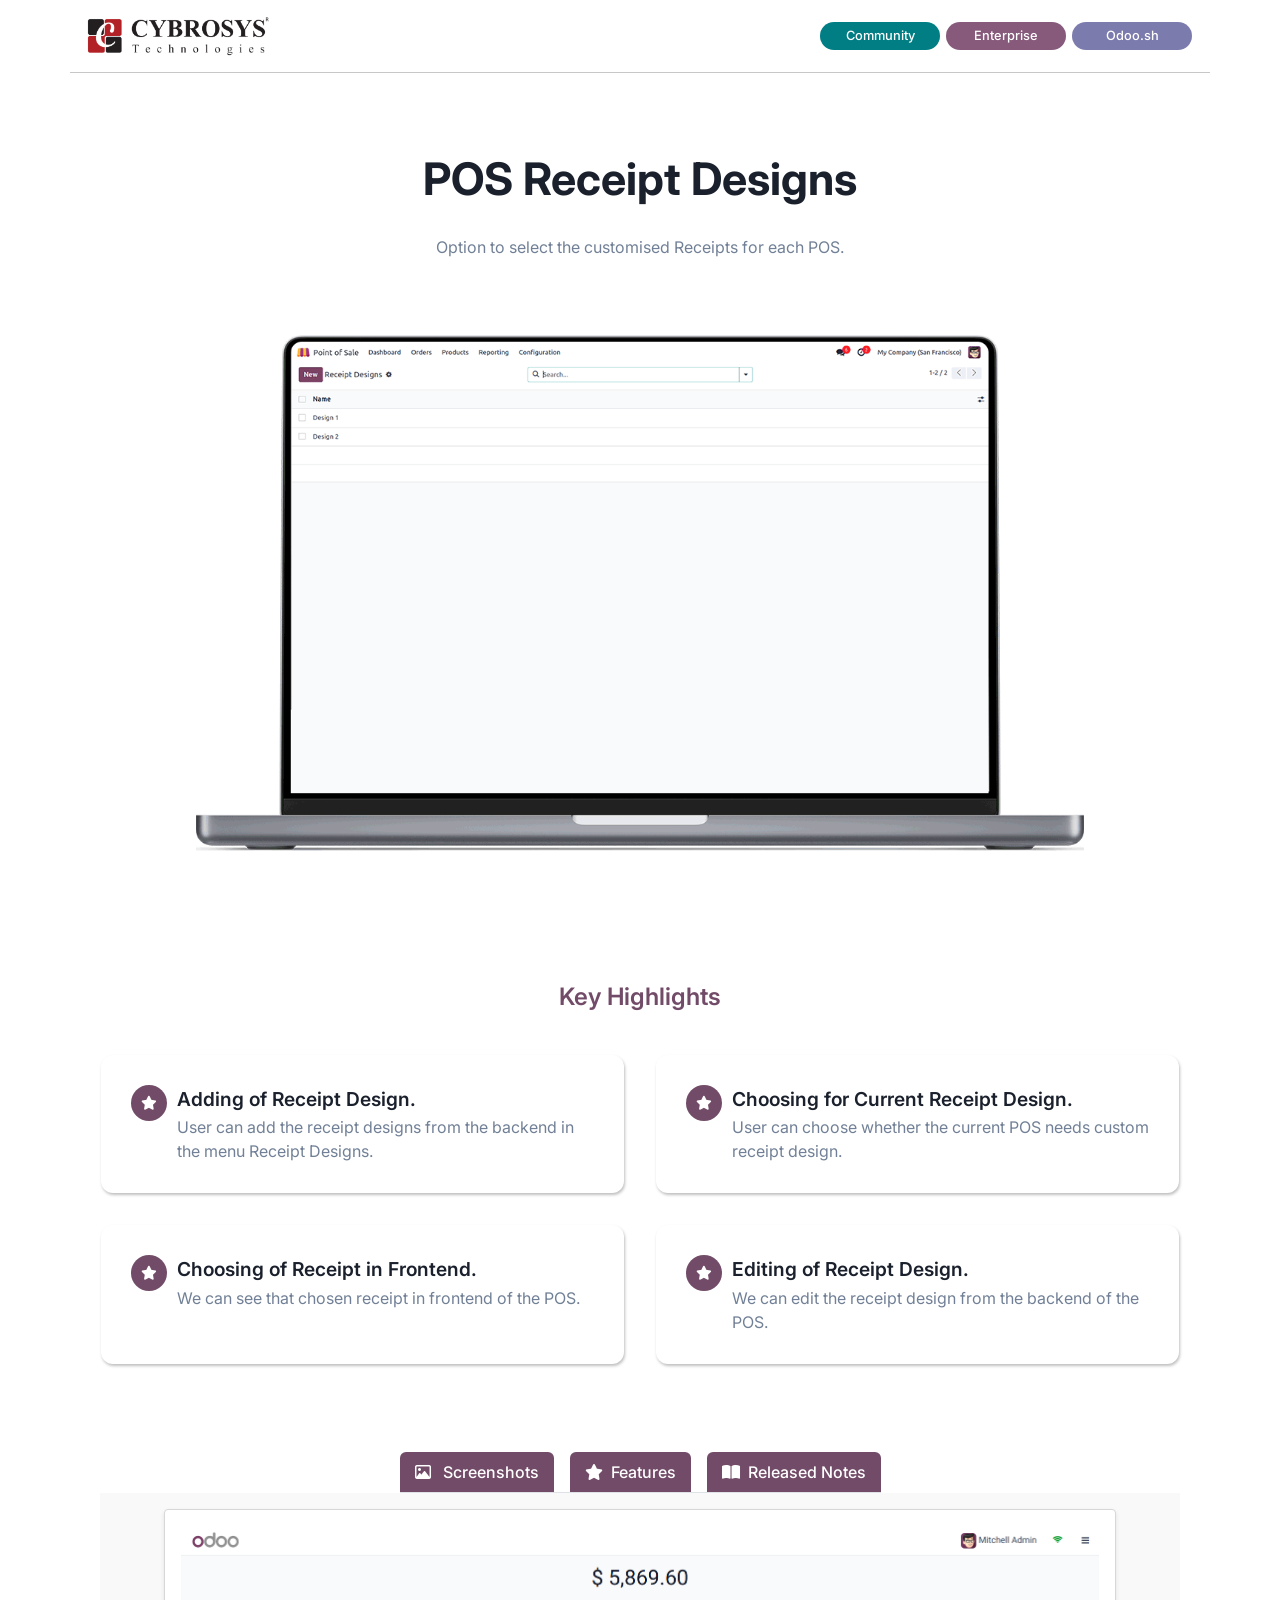
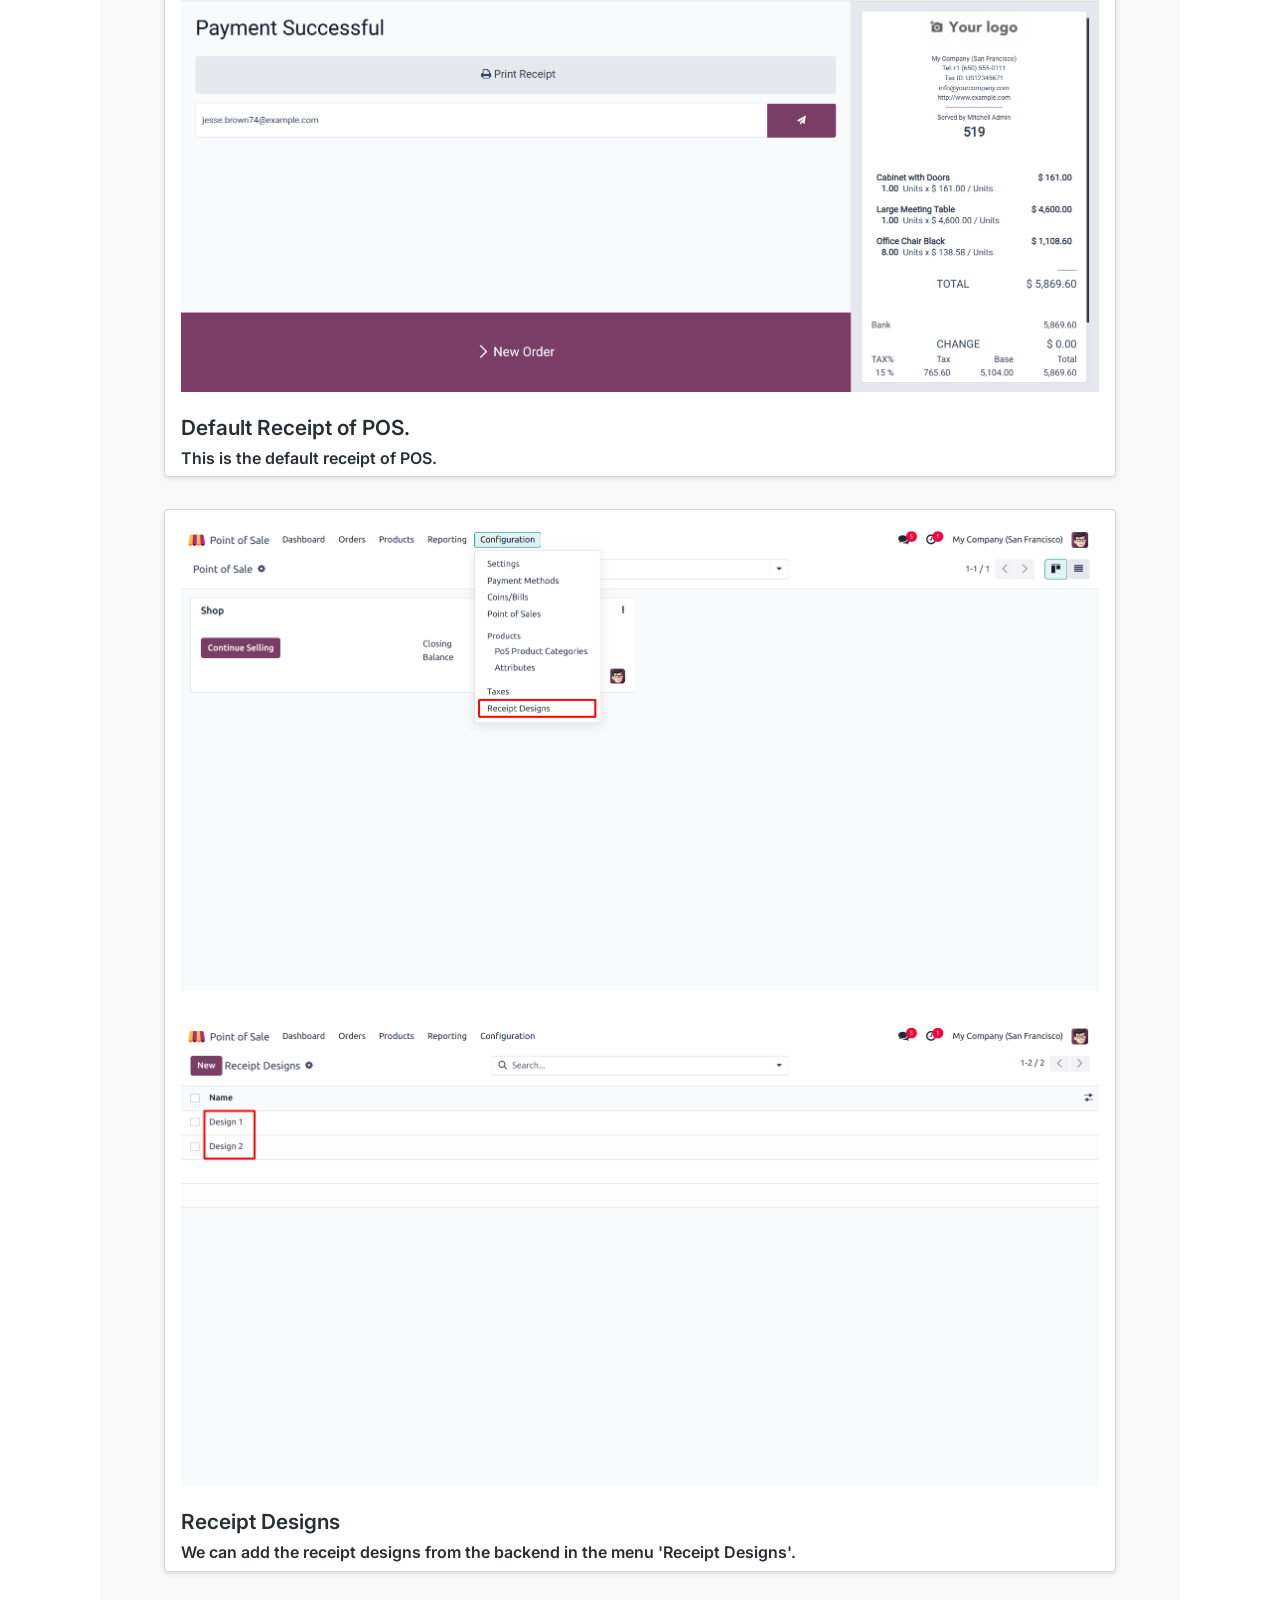
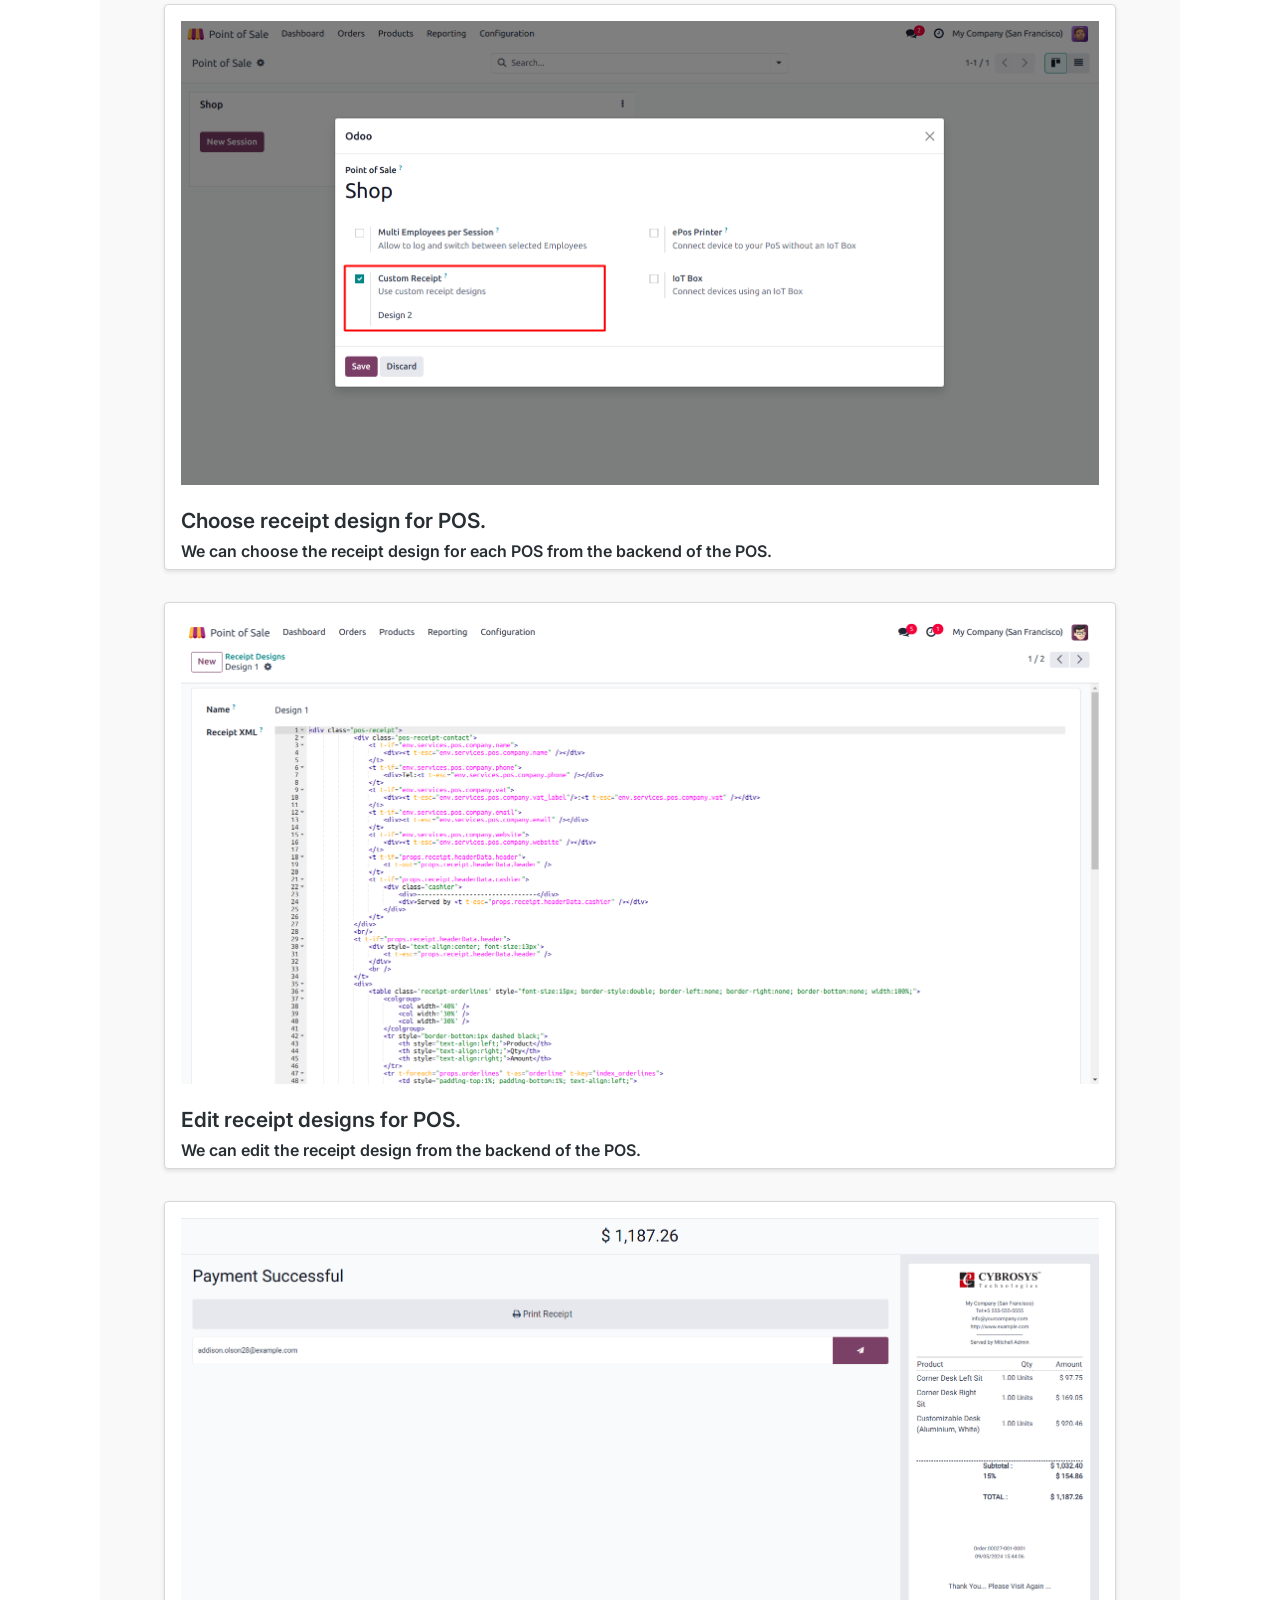
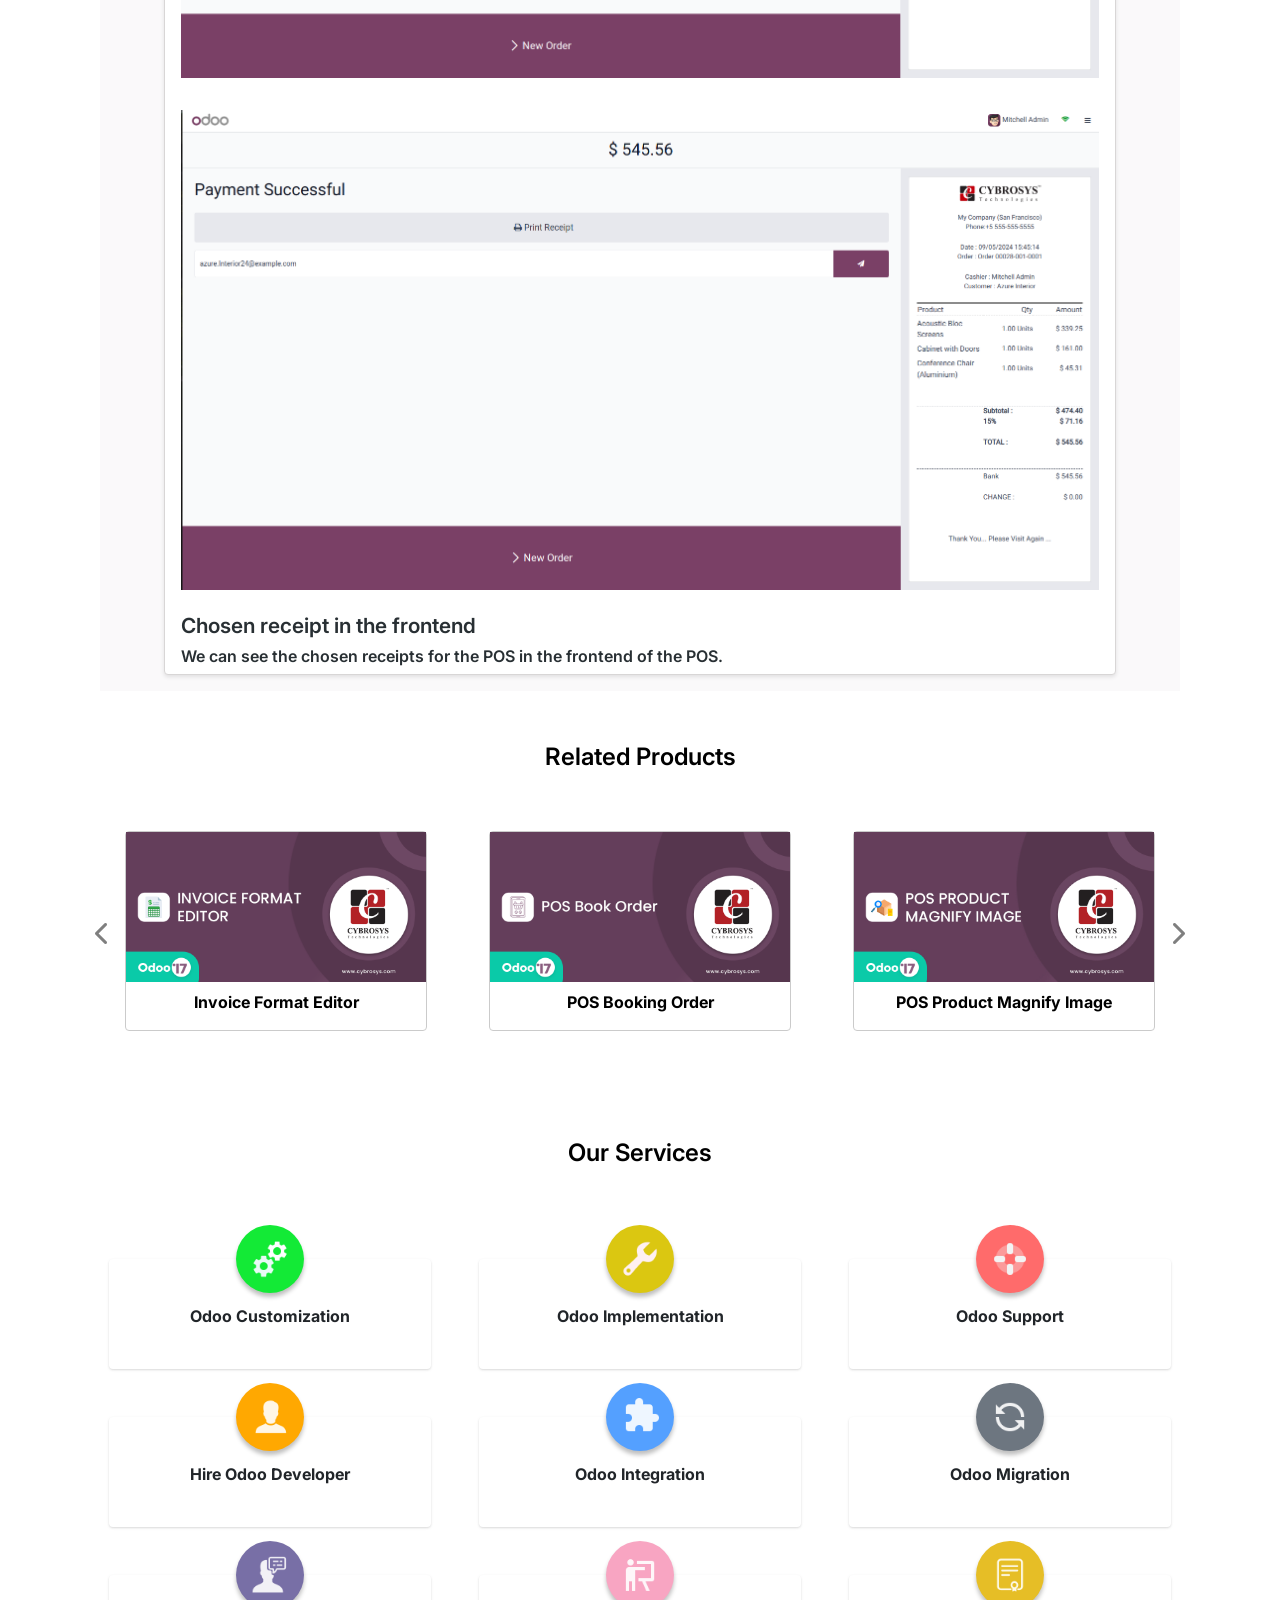
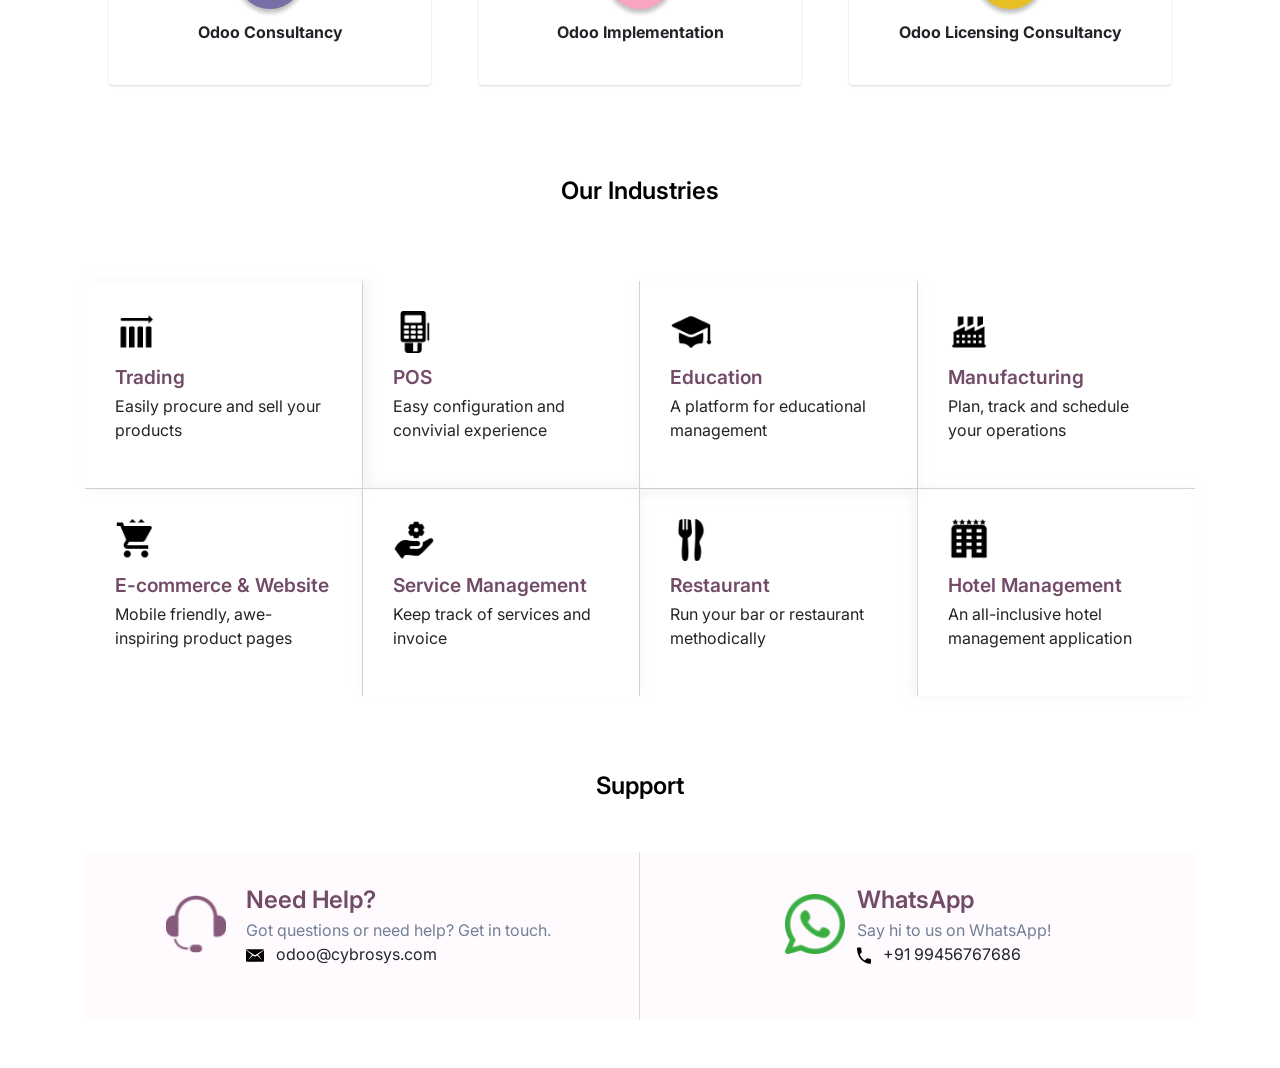
<file: custom_receipts_for_pos/static/description/index.html>
<!DOCTYPE html>
<html lang="en">

<head>
    <meta charset="UTF-8">
    <meta name="viewport" content="width=device-width, initial-scale=1.0">
    <title>Odoo App 3 Index</title>
    <!-- Bootstrap CSS -->
    <link rel="stylesheet" href="https://cdn.jsdelivr.net/npm/bootstrap@4.0.0/dist/css/bootstrap.min.css"
        integrity="sha384-Gn5384xqQ1aoWXA+058RXPxPg6fy4IWvTNh0E263XmFcJlSAwiGgFAW/dAiS6JXm" crossorigin="anonymous">
    <link rel="stylesheet" href="https://cdnjs.cloudflare.com/ajax/libs/font-awesome/6.2.1/css/all.min.css">
    <link rel="preconnect" href="https://fonts.googleapis.com">
    <link rel="preconnect" href="https://fonts.gstatic.com" crossorigin>
    <link href="https://fonts.googleapis.com/css2?family=Inter:wght@400;500;600;700;800&display=swap" rel="stylesheet">
</head>
<body>
    <section>
        <div class="container" style="font-family: 'Inter', sans-serif !important;background-color: #fff !important;">
            <div class="row">
                <div class="col-sm-12 col-md-12 col-lg-12 d-flex justify-content-between flex-wrap align-items-sm-center"
                    style="border-bottom:1px solid rgba(0, 0, 0, 0.22)">
                    <div class="my-3">
                        <img src="assets/misc/Cybrosys R.png" style="width:auto !important; height:40px !important">
                    </div>
                    <div class="my-3 d-flex align-items-center">
                        <div class="text-center"
                            style="background-color:#017E84 !important;font-size: 0.8rem !important; color:#fff !important; font-weight:500 !important; padding:4px !important; margin:0 3px !important; border-radius:50px !important; min-width: 120px !important;">
                            Community
                        </div>
                        <div class="text-center"
                            style="background-color:#875A7B !important; color:#fff !important;font-size: 0.8rem !important; font-weight:500 !important; padding:4px !important; margin:0 3px !important; border-radius:50px !important;min-width: 120px !important;">
                            Enterprise
                        </div>
                        <div class="text-center"
                            style="background-color:#7C7BAD !important; color:#fff !important;font-size: 0.8rem !important; font-weight:500 !important; padding:4px !important; margin:0 3px !important; border-radius:50px !important; min-width: 120px !important;">
                            Odoo.sh
                        </div>
                    </div>
                </div>
            </div>
            <div class="row">
                <div class="col-sm-12 col-md-12 col-lg-12 text-center d-flex align-items-center flex-column"
                    style="margin: 80px 0px !important;">
                    <h1 style="font-size: 2.8rem;font-weight: 700; color: 
                    #1A202C;">
                        POS Receipt Designs</h1>
                    <p class="my-3 mb-4"
                        style="max-width: 80%; font-weight: 400 !important; line-height: 32px; color: #718096;">
                        Option to select the customised Receipts for each POS.
                    </p>
                    <div style="width: 80%; margin-top: 3rem;">
                        <img src="assets/screenshots/hero.gif" class="img-responsive" width="100%" height="auto">
                    </div>
                </div>
            </div>
            <div class="container mt-5 mb-5">
                <div class="col-lg-12 d-flex flex-column justify-content-center align-items-center mt-4">
                    <p class="m-0" style="font-weight: 600; font-size: 24px; color:#714b67 !important">Key Highlights
                    </p>
                </div>
                <div class="row py-4">
                    <div class="col-md-6 col-sm-12 p-3">
                        <div class="d-flex h-100" style="padding: 30px;border-radius: 12px;
                                    background: #FFF;
                                    box-shadow: 1px 2px 3px 0px rgba(0, 0, 0, 0.25);">
                            <div style="width: 36px; height: 36px; border-radius: 50%; background: #714B67;
                                    display: flex; justify-content: center; align-items: center;
                                    margin-right: 10px; flex-shrink: 0;">
                                <i class="fa-solid fa-star" style="color: #fff;font-size:14px;"></i>
                            </div>
                            <div>
                                <p style="color: #1A202C;font-weight: 600; 
                                      font-size: 1.2rem; margin-bottom: 2px;">Adding of Receipt Design.</p>
                                <p class="m-0" style="color:#718096">User can add the receipt designs from the backend in the menu Receipt Designs.
                                </p>
                            </div>
                        </div>
                    </div>
                    <div class="col-md-6 col-sm-12 p-3">
                        <div class="d-flex h-100" style="padding: 30px;border-radius: 12px;
                                    background: #FFF;
                                    box-shadow: 1px 2px 3px 0px rgba(0, 0, 0, 0.25);">
                            <div style="width: 36px; height: 36px; border-radius: 50%; background: #714B67;
                                    display: flex; justify-content: center; align-items: center;
                                    margin-right: 10px; flex-shrink: 0;">
                                <i class="fa-solid fa-star" style="color: #fff;font-size:14px;"></i>
                            </div>
                            <div>
                                <p style="color: #1A202C;font-weight: 600; 
                                      font-size: 1.2rem; margin-bottom: 2px;">Choosing for Current Receipt Design.</p>
                                <p class="m-0" style="color:#718096">User can choose whether the current POS needs custom receipt design.
                                </p>
                            </div>
                        </div>
                    </div>
                    <div class="col-md-6 col-sm-12 p-3">
                        <div class="d-flex h-100" style="padding: 30px;border-radius: 12px;
                                    background: #FFF;
                                    box-shadow: 1px 2px 3px 0px rgba(0, 0, 0, 0.25);">
                            <div style="width: 36px; height: 36px; border-radius: 50%; background: #714B67;
                                    display: flex; justify-content: center; align-items: center;
                                    margin-right: 10px; flex-shrink: 0;">
                                <i class="fa-solid fa-star" style="color: #fff;font-size:14px;"></i>
                            </div>
                            <div>
                                <p style="color: #1A202C;font-weight: 600; 
                                      font-size: 1.2rem; margin-bottom: 2px;">Choosing of Receipt in Frontend.</p>
                                <p class="m-0" style="color:#718096">We can see that chosen receipt in frontend of the POS.
                                </p>
                            </div>
                        </div>
                    </div>
                    <div class="col-md-6 col-sm-12 p-3">
                        <div class="d-flex h-100" style="padding: 30px;border-radius: 12px;
                                    background: #FFF;
                                    box-shadow: 1px 2px 3px 0px rgba(0, 0, 0, 0.25);">
                            <div style="width: 36px; height: 36px; border-radius: 50%; background: #714B67;
                                    display: flex; justify-content: center; align-items: center;
                                    margin-right: 10px; flex-shrink: 0;">
                                <i class="fa-solid fa-star" style="color: #fff;font-size:14px;"></i>
                            </div>
                            <div>
                                <p style="color: #1A202C;font-weight: 600; 
                                      font-size: 1.2rem; margin-bottom: 2px;">Editing of Receipt Design.</p>
                                <p class="m-0" style="color:#718096"> We can edit the receipt design from the backend of the POS.
                                </p>
                            </div>
                        </div>
                    </div>
                </div>
            </div>
            <div class="container rounded" >
                <ul class="nav nav-tabs d-flex" style="width: fit-content;margin: 0 auto;gap: 1rem;">
                    <li class="col text-center py-2 text-nowrap"
                        style="color: #fff; background-color: #714B67;border-radius: 6px 6px 0px 0px;"><a
                            class="active show" data-toggle="tab" href="#tab1"
                            style="color: #fff;font-weight: 500; background-color: #714B67; text-decoration: none;">
                            <i class="fa-regular fa-image pr-2" style="color: #fff;"></i>
                            Screenshots</a></li>
                    <li class="col text-center py-2 text-nowrap"
                        style="color: #fff; background-color: #714B67;border-radius: 6px 6px 0px 0px;"><a
                            data-toggle="tab" href="#tab2"
                            style="color: #fff;font-weight: 500; text-decoration: none;"><i
                                class="fa-solid fa-star pr-2" style="color: #fff;"></i>Features</a></li>
                    <li class="col text-center py-2 text-nowrap"
                        style="color: #fff; background-color: #714B67;border-radius: 6px 6px 0px 0px;"><a
                            data-toggle="tab" href="#tab3"
                            style="color: #fff;font-weight: 500; text-decoration: none; background-color: #714B67;"><i
                                class="fa-solid fa-book-open pr-2" style="color: #fff;"></i>Released Notes</a></li>
                </ul>
                <div class="tab-content" style="background-color: rgba(121, 113, 119, 0.04);">
                    <div id="tab1" class="tab-pane fade in active show">
                        <div class="col-lg-12 py-2" style="padding: 1rem 4rem !important;">
                            <div
                                style="border: 1px solid #d8d6d6; border-radius: 4px; background: #fff; box-shadow: 0 2px 4px rgba(0, 0, 0, 0.1);">
                                <div class="row justify-content-center p-3 w-100 m-0">
                                    <img src="assets/screenshots/1.png" class="img-responsive" width="100%" height="auto">
                                </div>
                                <div class="px-3">
                                    <h4 class="mt-2"
                                        style=" font-weight:600 !important; color:#282F33 !important; font-size:1.3rem !important">
                                        Default Receipt of POS.</h4>
                                </div>
                                <div class="px-3">
                                    <h4 class="mt-2"
                                        style=" font-weight:600 !important; color:#282F33 !important; font-size:1rem !important">
                                        This is the default receipt of POS.</h4>
                                </div>
                            </div>
                        </div>
                        <div class="col-lg-12 py-2" style="padding: 1rem 4rem !important;">
                            <div
                                style="border: 1px solid #d8d6d6; border-radius: 4px; background: #fff; box-shadow: 0 2px 4px rgba(0, 0, 0, 0.1);">
                                <div class="row justify-content-center p-3 w-100 m-0">
                                    <img src="assets/screenshots/2.png" class="img-responsive" width="100%" height="auto">
                                </div>
                                <div class="row justify-content-center p-3 w-100 m-0">
                                    <img src="assets/screenshots/3.png" class="img-responsive" width="100%" height="auto">
                                </div>
                                <div class="px-3">
                                    <h4 class="mt-2"
                                        style=" font-weight:600 !important; color:#282F33 !important; font-size:1.3rem !important">
                                        Receipt Designs</h4>
                                </div>
                                <div class="px-3">
                                    <h4 class="mt-2"
                                        style=" font-weight:600 !important; color:#282F33 !important; font-size:1rem !important">
                                        We can add the receipt designs from the backend in the menu 'Receipt Designs'.</h4>
                                </div>
                            </div>
                        </div>
                        <div class="col-lg-12 py-2" style="padding: 1rem 4rem !important;">
                            <div
                                style="border: 1px solid #d8d6d6; border-radius: 4px; background: #fff; box-shadow: 0 2px 4px rgba(0, 0, 0, 0.1);">
                                <div class="row justify-content-center p-3 w-100 m-0">
                                    <img src="assets/screenshots/4.png" class="img-responsive" width="100%" height="auto">
                                </div>
                                <div class="px-3">
                                    <h4 class="mt-2"
                                        style=" font-weight:600 !important; color:#282F33 !important; font-size:1.3rem !important">
                                        Choose receipt design for POS.</h4>
                                </div>
                                <div class="px-3">
                                    <h4 class="mt-2"
                                        style=" font-weight:600 !important; color:#282F33 !important; font-size:1rem !important">
                                        We can choose the receipt design for each POS from the backend of the POS.</h4>
                                </div>
                            </div>
                        </div>
                        <div class="col-lg-12 py-2" style="padding: 1rem 4rem !important;">
                            <div
                                style="border: 1px solid #d8d6d6; border-radius: 4px; background: #fff; box-shadow: 0 2px 4px rgba(0, 0, 0, 0.1);">
                                <div class="row justify-content-center p-3 w-100 m-0">
                                    <img src="assets/screenshots/5.png" class="img-responsive" width="100%" height="auto">
                                </div>
                                <div class="px-3">
                                    <h4 class="mt-2"
                                        style=" font-weight:600 !important; color:#282F33 !important; font-size:1.3rem !important">
                                        Edit receipt designs for POS.</h4>
                                </div>
                                <div class="px-3">
                                    <h4 class="mt-2"
                                        style=" font-weight:600 !important; color:#282F33 !important; font-size:1rem !important">
                                        We can edit the receipt design from the backend of the POS.</h4>
                                </div>
                            </div>
                        </div>
                        <div class="col-lg-12 py-2" style="padding: 1rem 4rem !important;">
                            <div style="border: 1px solid #d8d6d6; border-radius: 4px; background: #fff; box-shadow: 0 2px 4px rgba(0, 0, 0, 0.1);">
                                <div class="row justify-content-center p-3 w-100 m-0">
                                    <img src="assets/screenshots/6.png" class="img-responsive" width="100%" height="auto">
                                </div>
                                <div class="row justify-content-center p-3 w-100 m-0">
                                    <img src="assets/screenshots/7.png" class="img-responsive" width="100%" height="auto">
                                </div>
                                <div class="px-3">
                                    <h4 class="mt-2" style=" font-weight:600 !important; color:#282F33 !important; font-size:1.3rem !important">
                                        Chosen receipt in the frontend
                                    </h4>
                                </div>
                                <div class="px-3">
                                    <h4 class="mt-2" style=" font-weight:600 !important; color:#282F33 !important; font-size:1rem !important">
                                        We can see the chosen receipts for the POS in the frontend of the POS.
                                    </h4>
                                </div>
                            </div>
                        </div>
                    </div>
                    <div id="tab2" class="tab-pane fade">
                        <div class="col-mg-12" style="padding: 1rem 4rem;">
                            <ul style="list-style: none; padding: 1rem 0;font-weight: 500;">
                                <li class="py-3"
                                    style="font-weight: 500;background-color: #fff; border-radius: 4px; padding: 1rem; margin-bottom: 1rem; box-shadow: 0 2px 4px rgba(0, 0, 0, 0.1);">
                                    <span style="margin-right: 12px;"><img src="assets/misc/star (1) 2.svg" alt=""
                                            width="16px"></span>User can add the receipt designs from the backend in the menu Receipt Designs.
                                </li>
                                <li class="py-3"
                                    style="font-weight: 500;background-color: #fff; border-radius: 4px; padding: 1rem; margin-bottom: 1rem; box-shadow: 0 2px 4px rgba(0, 0, 0, 0.1);">
                                    <span style="margin-right: 12px;"><img src="assets/misc/star (1) 2.svg" alt=""
                                            width="16px"></span>Choosing of Receipt in Frontend.
                                </li>
                                <li class="py-3"
                                    style="font-weight: 500;background-color: #fff; border-radius: 4px; padding: 1rem; margin-bottom: 1rem; box-shadow: 0 2px 4px rgba(0, 0, 0, 0.1);">
                                    <span style="margin-right: 12px;"><img src="assets/misc/star (1) 2.svg" alt=""
                                            width="16px"></span>User can choose whether the current POS needs custom receipt design.
                                </li>
                                <li class="py-3"
                                    style="font-weight: 500;background-color: #fff; border-radius: 4px; padding: 1rem; margin-bottom: 1rem; box-shadow: 0 2px 4px rgba(0, 0, 0, 0.1);">
                                    <span style="margin-right: 12px;"><img src="assets/misc/star (1) 2.svg" alt=""
                                            width="16px"></span>We can edit the receipt design from the backend of the POS.
                                </li>
                            </ul>
                        </div>
                    </div>
                    <div id="tab3" class="tab-pane fade">
                        <div class="col-mg-12 active" style="padding: 1rem 4rem;">
                            <div class="py-3" style="font-weight: 500;background-color: #fff; border-radius: 4px; padding: 1rem; box-shadow: 0 2px 4px rgba(0, 0, 0, 0.1);">
                                <div class="d-flex mb-3" style="font-size: 0.8rem; font-weight: 500;">
                                    <span>Version 17.0.1.0.0</span><span class="px-2">|</span>
                                    <span style="color: #714B67;font-weight: 600;">Released on: February 05, 2024</span>
                                </div>
                                <p class="m-0" style=" color:#718096!important; font-size:1rem !important;line-height: 28px;">
                                    Initial Commit for POS Receipt Designs.
                                </p>
                            </div>
                        </div>
                        <div class="col-mg-12 active" style="padding: 1rem 4rem;">
                            <div class="py-3" style="font-weight: 500;background-color: #fff; border-radius: 4px; padding: 1rem; box-shadow: 0 2px 4px rgba(0, 0, 0, 0.1);">
                                <div class="d-flex mb-3" style="font-size: 0.8rem; font-weight: 500;">
                                    <span>Version 17.0.1.0.1</span><span class="px-2">|</span>
                                    <span style="color: #714B67;font-weight: 600;">Released on: April 17, 2024</span>
                                </div>
                                <p class="m-0" style=" color:#718096!important; font-size:1rem !important;line-height: 28px;">
                                    Fixed the error in printing the receipt.
                                </p>
                            </div>
                        </div>
                        <div class="col-mg-12 active" style="padding: 1rem 4rem;">
                            <div class="py-3" style="font-weight: 500;background-color: #fff; border-radius: 4px; padding: 1rem; box-shadow: 0 2px 4px rgba(0, 0, 0, 0.1);">
                                <div class="d-flex mb-3" style="font-size: 0.8rem; font-weight: 500;">
                                    <span>Version 17.0.1.0.2</span><span class="px-2">|</span>
                                    <span style="color: #714B67;font-weight: 600;">Released on: June 15, 2024</span>
                                </div>
                                <p class="m-0" style=" color:#718096!important; font-size:1rem !important;line-height: 28px;">
                                    Fix the receipt selection for each point of sales.
                                </p>
                            </div>
                        </div>
                        <div class="col-mg-12 active" style="padding: 1rem 4rem;">
                            <div class="py-3" style="font-weight: 500;background-color: #fff; border-radius: 4px; padding: 1rem; box-shadow: 0 2px 4px rgba(0, 0, 0, 0.1);">
                                <div class="d-flex mb-3" style="font-size: 0.8rem; font-weight: 500;">
                                    <span>Version 17.0.1.0.3</span><span class="px-2">|</span>
                                    <span style="color: #714B67;font-weight: 600;">Released on: June 15, 2024</span>
                                </div>
                                <p class="m-0" style=" color:#718096!important; font-size:1rem !important;line-height: 28px;">
                                    Move the configuration to select the receipt from configuration settings to POS configuration.
                                </p>
                            </div>
                        </div>
                        <div class="col-mg-12 active" style="padding: 1rem 4rem;">
                            <div class="py-3" style="font-weight: 500;background-color: #fff; border-radius: 4px; padding: 1rem; box-shadow: 0 2px 4px rgba(0, 0, 0, 0.1);">
                                <div class="d-flex mb-3" style="font-size: 0.8rem; font-weight: 500;">
                                    <span>Version 17.0.3.1.5</span><span class="px-2">|</span>
                                    <span style="color: #714B67;font-weight: 600;">Released on: Dec 03, 2024</span>
                                </div>
                                <p class="m-0" style=" color:#718096!important; font-size:1rem !important;line-height: 28px;">
                                    Updated the tracking number to custom receipt screen and fixed the issues when tip is enabled.
                                </p>
                            </div>
                        </div>
                    </div>
                </div>
            </div>
            <div class="container mt-5">
                <div class="col-lg-12 d-flex flex-column justify-content-center align-items-center mt-5">
                    <p class="m-0" style="font-weight: 600; font-size: 24px; color:#000 !important">Related Products</p>
                </div>
            </div>
            <div id="myCarousel" class="carousel slide py-3" data-ride="carousel">
                <div class="carousel-inner">
                    <div class="carousel-item active">
                        <div class="row p-4">
                            <div class="col">
                                <div class="p-3">
                                    <a href="https://apps.odoo.com/apps/modules/17.0/invoice_format_editor/" style="color: #000; text-decoration: none;">
                                        <div style="border:1px solid #CBCBCB !important;border-radius: 4px;">
                                            <div style="width: 300px;">
                                                <img src="assets/modules/1.png" alt="" width="100%" height="auto">

                                            </div>
                                            <p class="text-center pt-2 text-black font-weight-bold">Invoice Format Editor</p>
                                        </div>
                                    </a>
                                </div>
                            </div>
                            <div class="col">
                                <div class="p-3">
                                    <a href="https://apps.odoo.com/apps/modules/17.0/pos_book_order/" style="color: #000; text-decoration: none;">
                                        <div style="border:1px solid #CBCBCB !important;border-radius: 4px;">
                                            <div style="width: 300px;">
                                                <img src="assets/modules/2.png" alt="" width="100%" height="auto">

                                            </div>
                                            <p class="text-center pt-2 text-black font-weight-bold">POS Booking Order</p>
                                        </div>
                                    </a>
                                </div>
                            </div>
                            <div class="col">
                                <div class="p-3">
                                    <a href="https://apps.odoo.com/apps/modules/17.0/pos_magnify_image/" style="color: #000; text-decoration: none;">
                                        <div style="border:1px solid #CBCBCB !important;border-radius: 4px;">
                                            <div style="width: 300px;">
                                                <img src="assets/modules/3.png" alt="" width="100%" height="auto">

                                            </div>
                                            <p class="text-center pt-2 text-black font-weight-bold">POS Product Magnify Image</p>
                                        </div>
                                    </a>
                                </div>
                            </div>
                        </div>
                    </div>
                    <div class="carousel-item">
                        <div class="row p-4">
                            <div class="col">
                                <div class="p-3">
                                    <a href="https://apps.odoo.com/apps/modules/17.0/pos_mrp_order/" style="color: #000; text-decoration: none;">
                                        <div style="border:1px solid #CBCBCB !important;border-radius: 4px;">
                                            <div style="width: 300px;">
                                                <img src="assets/modules/4.png" alt="" width="100%" height="auto">

                                            </div>
                                            <p class="text-center pt-2 text-black font-weight-bold">Make MRP Orders from POS</p>
                                        </div>
                                    </a>
                                </div>
                            </div>
                            <div class="col">
                                <div class="p-3">
                                    <a href="https://apps.odoo.com/apps/modules/17.0/service_charges_pos/" style="color: #000; text-decoration: none;">
                                        <div style="border:1px solid #CBCBCB !important;border-radius: 4px;">
                                            <div style="width: 300px;">
                                                <img src="assets/modules/5.png" alt="" width="100%" height="auto">

                                            </div>
                                            <p class="text-center pt-2 text-black font-weight-bold">Service Charges POS</p>
                                        </div>
                                    </a>
                                </div>
                            </div>
                            <div class="col">
                                <div class="p-3">
                                    <a href="https://apps.odoo.com/apps/modules/17.0/odoo_advanced_chatter/" style="color: #000; text-decoration: none;">
                                        <div style="border:1px solid #CBCBCB !important;border-radius: 4px;">
                                            <div style="width: 300px;">
                                                <img src="assets/modules/6.jpg" alt="" width="100%" height="auto">
                                            </div>
                                            <p class="text-center pt-2 text-black font-weight-bold">Odoo Advanced Chatter</p>
                                        </div>
                                    </a>
                                </div>
                            </div>
                        </div>
                    </div>
                </div>
                <a class="carousel-control-prev" href="#myCarousel" data-slide="prev" style="width: 35px; color: #000;">
                    <span class="carousel-control-prev-icon">
                        <i class="fa fa-chevron-left" style="font-size: 24px;"></i>
                    </span>
                </a>
                <a class="carousel-control-next" href="#myCarousel" data-slide="next" style="width: 35px; color: #000;">
                    <span class="carousel-control-next-icon">
                        <i class="fa fa-chevron-right" style="font-size: 24px;"></i>
                    </span>
                </a>
            </div>
            <div class="container mt-5">
                <div class="col-lg-12 d-flex flex-column justify-content-center align-items-center mt-4">
                    <p class="m-0" style="font-weight: 600; font-size: 24px; color:#000 !important">Our Services</p>

                </div>
            </div>
            <div class="container my-5">
                <div class="row py-3">
                    <div class="col-md-4 col-sm-6 px-4 py-4">
                        <div
                            style="background-color: #fff; padding: 25px; text-align: center; box-shadow: rgba(0, 0, 0, 0.1) 0px 1px 3px 0px, rgba(0, 0, 0, 0.06) 0px 1px 2px 0px; position: relative;border-radius: 4px;">
                            <div style="position: absolute; top: 0%; left: 50%; transform: translate(-50%, -50%);">
                                <div style="background-color:#13EA36 ; border-radius: 50%; padding: 15px; width: 68px;
                                    height: 68px; display: inline-block; box-shadow:0px 4px 4px rgba(0, 0, 0, 0.25);">
                                    <img src="assets/icons/cogs.png" alt="service-icon" width="38px" height="auto">
                                </div>
                            </div>
                            <p style="margin-top: 20px; font-weight: bold;">Odoo Customization</p>
                        </div>
                    </div>
                    <div class="col-md-4 col-sm-6 px-4 py-4">
                        <div
                            style="background-color: #fff; padding: 25px; text-align: center; box-shadow: rgba(0, 0, 0, 0.1) 0px 1px 3px 0px, rgba(0, 0, 0, 0.06) 0px 1px 2px 0px; position: relative;border-radius: 4px;">
                            <div style="position: absolute; top: 0%; left: 50%; transform: translate(-50%, -50%);">
                                <div style="background-color:#DBC711; border-radius: 50%; padding: 15px; width: 68px;
                                    height: 68px; display: inline-block; box-shadow:0px 4px 4px rgba(0, 0, 0, 0.25);">
                                    <img src="assets/icons/wrench.png" alt="service-icon" width="38px" height="auto">
                                </div>
                            </div>
                            <p style="margin-top: 20px; font-weight: bold;">Odoo Implementation</p>
                        </div>
                    </div>
                    <div class="col-md-4 col-sm-6 px-4 py-4">
                        <div
                            style="background-color: #fff; padding: 25px; text-align: center; box-shadow: rgba(0, 0, 0, 0.1) 0px 1px 3px 0px, rgba(0, 0, 0, 0.06) 0px 1px 2px 0px; position: relative; border-radius: 4px;">
                            <div style="position: absolute; top: 0%; left: 50%; transform: translate(-50%, -50%);">
                                <div style="background-color:#FF6B6B ; border-radius: 50%; padding: 15px; width: 68px;
                                    height: 68px; display: inline-block; box-shadow:0px 4px 4px rgba(0, 0, 0, 0.25);">
                                    <img src="assets/icons/lifebuoy.png" alt="service-icon" width="38px" height="auto">
                                </div>
                            </div>
                            <p style="margin-top: 20px; font-weight: bold;">Odoo Support</p>
                        </div>
                    </div>
                    <div class="col-md-4 col-sm-6 px-4 py-4">
                        <div
                            style="background-color: #fff; padding: 25px; text-align: center; box-shadow: rgba(0, 0, 0, 0.1) 0px 1px 3px 0px, rgba(0, 0, 0, 0.06) 0px 1px 2px 0px; position: relative; border-radius: 4px;">
                            <div style="position: absolute; top: 0%; left: 50%; transform: translate(-50%, -50%);">
                                <div style="background-color:#FFA801 ; border-radius: 50%; padding: 15px; width: 68px;
                                    height: 68px; display: inline-block; box-shadow:0px 4px 4px rgba(0, 0, 0, 0.25);">
                                    <img src="assets/icons/user.png" alt="service-icon" width="38px" height="auto">
                                </div>
                            </div>
                            <p style="margin-top: 20px; font-weight: bold;">Hire Odoo Developer</p>
                        </div>
                    </div>
                    <div class="col-md-4 col-sm-6 px-4 py-4">
                        <div
                            style="background-color: #fff; padding: 25px; text-align: center; box-shadow: rgba(0, 0, 0, 0.1) 0px 1px 3px 0px, rgba(0, 0, 0, 0.06) 0px 1px 2px 0px; position: relative; border-radius: 4px;">

                            <div style="position: absolute; top: 0%; left: 50%; transform: translate(-50%, -50%);">
                                <div style="background-color:#54A0FF; border-radius: 50%; padding: 15px; width: 68px;
                                    height: 68px; display: inline-block; box-shadow:0px 4px 4px rgba(0, 0, 0, 0.25);">
                                    <img src="assets/icons/puzzle.png" alt="service-icon" width="38px" height="auto">
                                </div>
                            </div>
                            <p style="margin-top: 20px; font-weight: bold;">Odoo Integration</p>
                        </div>
                    </div>
                    <div class="col-md-4 col-sm-6 px-4 py-4">
                        <div
                            style="background-color: #fff; padding: 25px; text-align: center; box-shadow: rgba(0, 0, 0, 0.1) 0px 1px 3px 0px, rgba(0, 0, 0, 0.06) 0px 1px 2px 0px; position: relative;border-radius: 4px;">
                            <div style="position: absolute; top: 0%; left: 50%; transform: translate(-50%, -50%);">
                                <div style="background-color:#6D7680 ; border-radius: 50%; padding: 15px; width: 68px;
                                    height: 68px; display: inline-block; box-shadow:0px 4px 4px rgba(0, 0, 0, 0.25);">
                                    <img src="assets/icons/update.png" alt="service-icon" width="38px" height="auto">
                                </div>
                            </div>
                            <p style="margin-top: 20px; font-weight: bold;">Odoo Migration</p>
                        </div>
                    </div>
                    <div class="col-md-4 col-sm-6 px-4 py-4">
                        <div
                            style="background-color: #fff; padding: 25px; text-align: center; box-shadow: rgba(0, 0, 0, 0.1) 0px 1px 3px 0px, rgba(0, 0, 0, 0.06) 0px 1px 2px 0px; position: relative;border-radius: 4px;">
                            <div style="position: absolute; top: 0%; left: 50%; transform: translate(-50%, -50%);">
                                <div style="background-color:#786FA6 ; border-radius: 50%; padding: 15px; width: 68px;
                                    height: 68px; display: inline-block; box-shadow:0px 4px 4px rgba(0, 0, 0, 0.25);">
                                    <img src="assets/icons/consultation.png" alt="service-icon" width="38px" height="auto">
                                </div>
                            </div>
                            <p style="margin-top: 20px; font-weight: bold;">Odoo Consultancy</p>
                        </div>
                    </div>
                    <div class="col-md-4 col-sm-6 px-4 py-4">
                        <div
                            style="background-color: #fff; padding: 25px; text-align: center; box-shadow: rgba(0, 0, 0, 0.1) 0px 1px 3px 0px, rgba(0, 0, 0, 0.06) 0px 1px 2px 0px;position: relative;border-radius: 4px;">
                            <div style="position: absolute; top: 0%; left: 50%; transform: translate(-50%, -50%);">
                                <div style="background-color:#F8A5C2 ; border-radius: 50%; padding: 15px; width: 68px;
                                    height: 68px; display: inline-block; box-shadow:0px 4px 4px rgba(0, 0, 0, 0.25);">
                                    <img src="assets/icons/training.png" alt="service-icon" width="38px" height="auto">
                                </div>
                            </div>
                            <p style="margin-top: 20px; font-weight: bold;">Odoo Implementation</p>
                        </div>
                    </div>
                    <div class="col-md-4 col-sm-6 px-4 py-4">
                        <div
                            style="background-color: #fff; padding: 25px; text-align: center; box-shadow: rgba(0, 0, 0, 0.1) 0px 1px 3px 0px, rgba(0, 0, 0, 0.06) 0px 1px 2px 0px; position: relative;border-radius: 4px;">
                            <div style="position: absolute; top: 0%; left: 50%; transform: translate(-50%, -50%);">
                                <div style="background-color:#E6BE26; border-radius: 50%; padding: 15px; width: 68px;
                                    height: 68px; display: inline-block; box-shadow:0px 4px 4px rgba(0, 0, 0, 0.25);">
                                    <img src="assets/icons/license.png" alt="service-icon" width="38px" height="auto">
                                </div>
                            </div>
                            <p style="margin-top: 20px; font-weight: bold;">Odoo Licensing Consultancy</p>
                        </div>
                    </div>
                </div>
            </div>
            <div class="container mt-5">
                <div class="col-lg-12 d-flex flex-column justify-content-center align-items-center mt-4">
                    <p class="m-0" style="font-weight: 600; font-size: 24px; color:#000 !important">Our Industries</p>

                </div>
            </div>
            <div class="container">
                <div class="row my-5 py-4">
                    <div class="col-md-3 col-sm-6 p-0">
                        <div class="d-flex flex-column h-100"
                            style="border-right: 1px solid rgb(209, 209, 209); border-bottom: 1px solid rgb(209, 209, 209); padding: 30px; box-shadow: 6px 0 10px rgba(228, 227, 227, 0.373);">
                            <img src="assets/icons/trading-black.png" width="42px" height="auto" alt="">
                            <p style="color: #714B67;font-weight: 600; margin-top: 10px;
                           font-size: 1.2rem; margin-bottom: 2px;">Trading</p>
                            <p>Easily procure and sell your products</p>
                        </div>
                    </div>
                    <div class="col-md-3 col-sm-6 p-0">
                        <div class="d-flex flex-column h-100"
                            style="border-right: 1px solid rgb(209, 209, 209);border-bottom: 1px solid rgb(209, 209, 209); padding: 30px;">
                            <img src="assets/icons/pos-black.png" width="42px" height="auto" alt="">
                            <p style="color: #714B67;font-weight: 600; margin-top: 10px;
                            font-size: 1.2rem; margin-bottom: 2px;">POS</p>
                            <p>Easy configuration and convivial experience</p>
                        </div>
                    </div>
                    <div class="col-md-3 col-sm-6 p-0">
                        <div class="d-flex flex-column h-100"
                            style="border-right: 1px solid rgb(209, 209, 209);border-bottom: 1px solid rgba(0, 0, 0, 0.2); padding: 30px; box-shadow: 0 5px 10px rgba(228, 227, 227, 0.373)">
                            <img src="assets/icons/education-black.png" width="42px" height="auto" alt="">
                            <p style="color: #714B67;font-weight: 600; margin-top: 10px;
                            font-size: 1.2rem; margin-bottom: 2px;">Education</p>
                            <p>A platform for educational management</p>
                        </div>
                    </div>
                    <div class="col-md-3 col-sm-6 p-0">
                        <div class="d-flex flex-column h-100"
                            style="border-bottom: 1px solid rgb(209, 209, 209); padding: 30px;">
                            <img src="assets/icons/manufacturing-black.png" width="42px" height="auto" alt="">
                            <p style="color: #714B67;font-weight: 600; margin-top: 10px;
                            font-size: 1.2rem; margin-bottom: 2px;">Manufacturing</p>
                            <p>Plan, track and schedule your operations</p>
                        </div>
                    </div>
                    <div class="col-md-3 col-sm-6 p-0">
                        <div class="d-flex flex-column h-100"
                            style="border-right: 1px solid rgb(209, 209, 209); padding: 30px;">
                            <img src="assets/icons/ecom-black.png" width="42px" height="auto" alt="">
                            <p style="color: #714B67;font-weight: 600; margin-top: 10px;
                            font-size: 1.2rem; margin-bottom: 2px;">E-commerce & Website</p>
                            <p>Mobile friendly, awe-inspiring product pages</p>
                        </div>
                    </div>
                    <div class="col-md-3 col-sm-6 p-0">
                        <div class="d-flex flex-column h-100"
                            style="border-right: 1px solid rgb(209, 209, 209); padding: 30px;box-shadow: 0 -5px 10px rgba(228, 227, 227, 0.373);">
                            <img src="assets/icons/service-black.png" width="42px" height="auto" alt="">
                            <p style="color: #714B67;font-weight: 600; margin-top: 10px;
                            font-size: 1.2rem; margin-bottom: 2px;">Service Management</p>
                            <p>Keep track of services and invoice</p>
                        </div>
                    </div>
                    <div class="col-md-3 col-sm-6 p-0">
                        <div class="d-flex flex-column h-100"
                            style="border-right: 1px solid rgb(209, 209, 209); padding: 30px;">
                            <img src="assets/icons/restaurant-black.png" width="42px" height="auto" alt="">
                            <p style="color: #714B67;font-weight: 600; margin-top: 10px;
                            font-size: 1.2rem; margin-bottom: 2px;">Restaurant</p>
                            <p>Run your bar or restaurant methodically</p>
                        </div>
                    </div>
                    <div class="col-md-3 col-sm-6 p-0">
                        <div class="d-flex flex-column h-100"
                            style=" padding: 30px;box-shadow: -5px 0 10px rgba(228, 227, 227, 0.373);">
                            <img src="assets/icons/hotel-black.png" width="42px" height="auto" alt="">
                            <p style="color: #714B67;font-weight: 600; margin-top: 10px;
                            font-size: 1.2rem; margin-bottom: 2px;">Hotel Management</p>
                            <p>An all-inclusive hotel management application</p>
                        </div>
                    </div>
                </div>
            </div>
            <div class="container mt-5">
                <div class="col-lg-12 d-flex flex-column justify-content-center align-items-center mt-5">
                    <p class="m-0" style="font-weight: 600; font-size: 24px; color:#000 !important">Support</p>
                </div>
            </div>
            <div class="container my-5">
                <div class="row" style="background-color: #FFFAFE;">
                    <div class="col-md-6 pb-4 d-flex align-items-center justify-content-center"
                        style="border-right: 1px solid #D9D9D9;">
                        <div style="padding: 30px;">
                            <div class="d-flex align-items-center">
                                <img src="assets/misc/support (1) 1.svg" alt="" width="60px" style="margin-right: 12px;">
                                <div style="padding: 0px 8px;">
                                    <span
                                        style="color: #714B67;font-size: 24px;font-weight: 600;padding-bottom: 1rem;">Need
                                        Help?</span>
                                    <p class="m-0" style="color:#718096;">Got questions or need help? Get in touch.</p>
                                    <div style="font-weight: 400;"><span><img src="assets/misc/support-email.svg" alt=""
                                                width="18px"
                                                style="filter: invert(1);margin-right: 0.8rem;"></span>odoo@cybrosys.com
                                    </div>
                                </div>
                            </div>
                        </div>
                    </div>
                    <div class="col-md-6 pb-4 d-flex align-items-center justify-content-center">
                        <div style="padding: 30px;">
                            <div class="d-flex align-items-center">
                                <img src="assets/misc/whatsapp 1.svg" alt="" width="60px" style="margin-right: 12px;">
                                <div>
                                    <span style="color: #714B67;font-size: 24px;font-weight: 600;">WhatsApp</span>
                                    <p class="m-0" style="color:#718096;">Say hi to us on WhatsApp!</p>
                                    <div style="font-weight: 400; font-size: 16px;"><span><img src="assets/misc/phone.svg"
                                                alt="" width="14px"
                                                style="filter: invert(1); margin-right: 0.8rem;"></span>+91
                                        99456767686</div>
                                </div>
                            </div>
                        </div>
                    </div>
                </div>
            </div>
        </div>
    </section>
    <!-- Optional JavaScript -->
    <!-- jQuery first, then Popper.js, then Bootstrap JS -->
    <script src="https://ajax.googleapis.com/ajax/libs/jquery/3.5.1/jquery.min.js"></script>
    <script src="https://maxcdn.bootstrapcdn.com/bootstrap/4.5.2/js/bootstrap.min.js"></script>
</body>
</html>
</file>
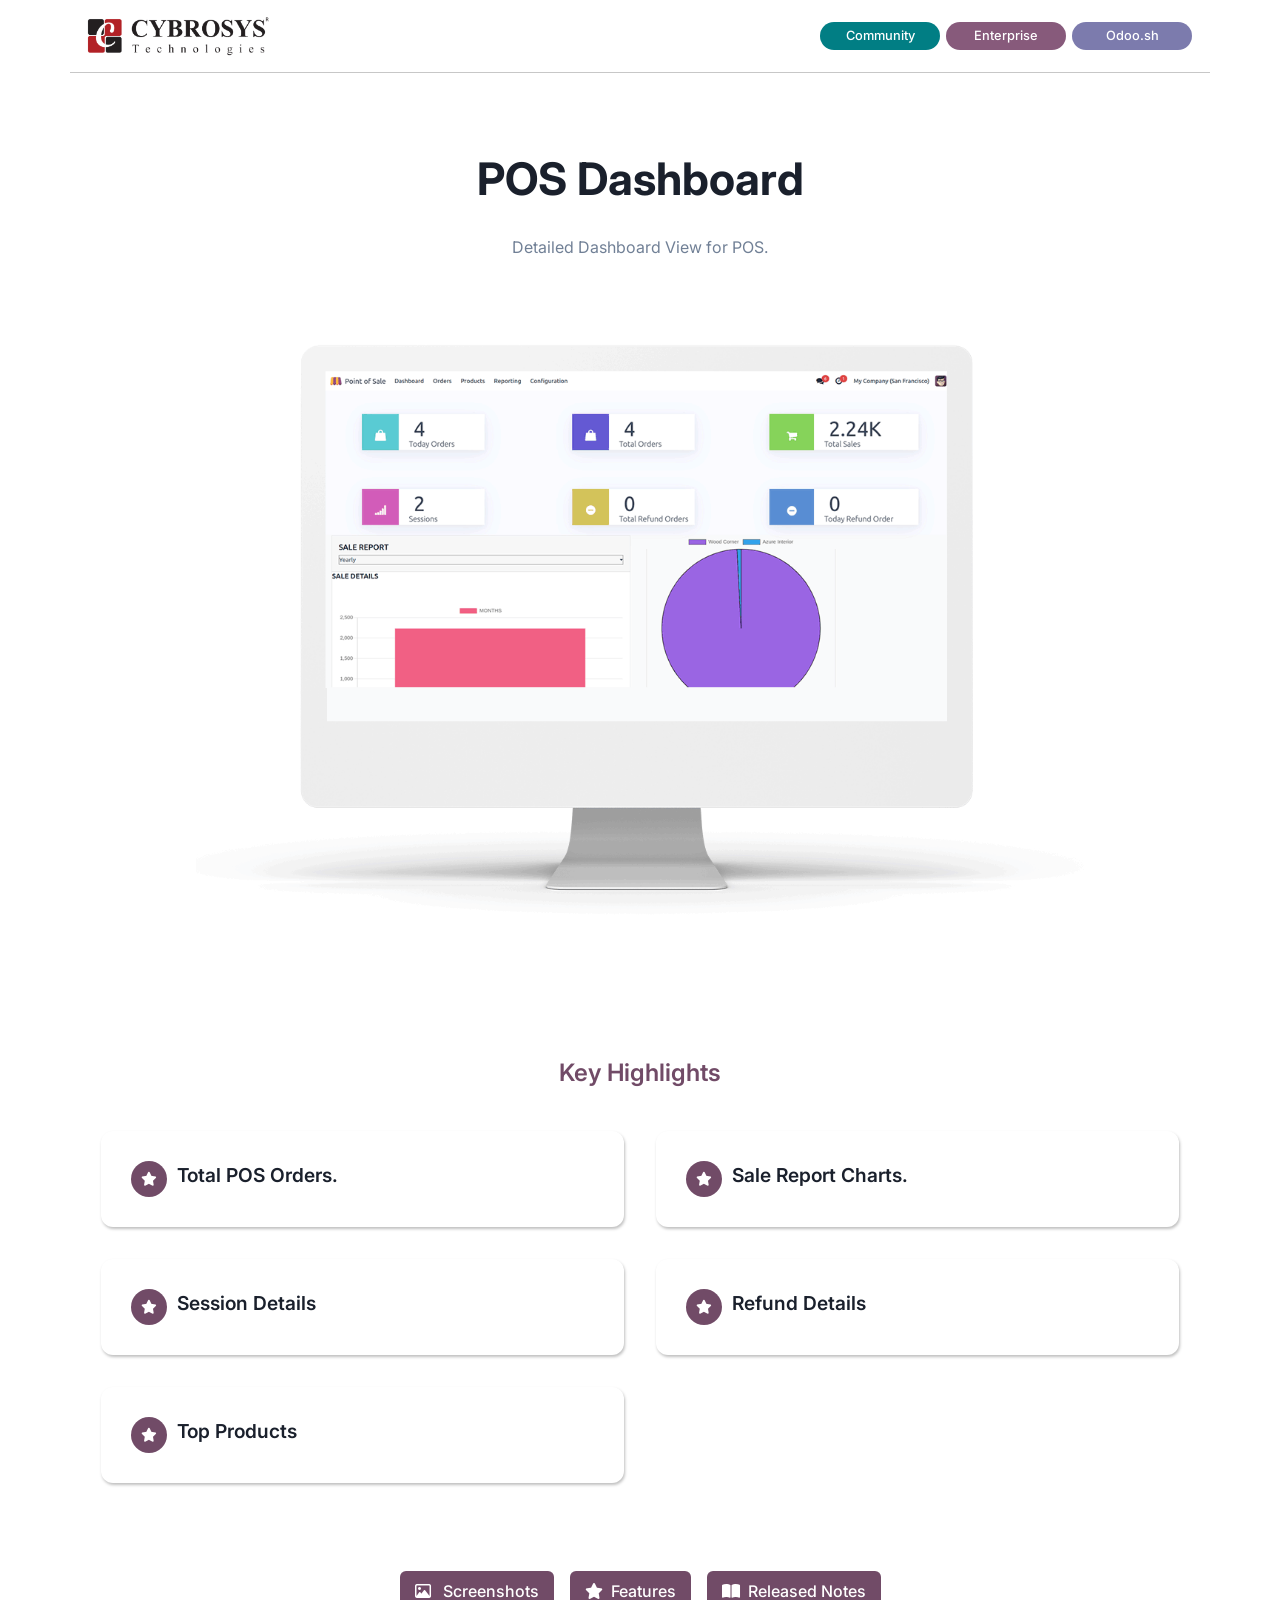
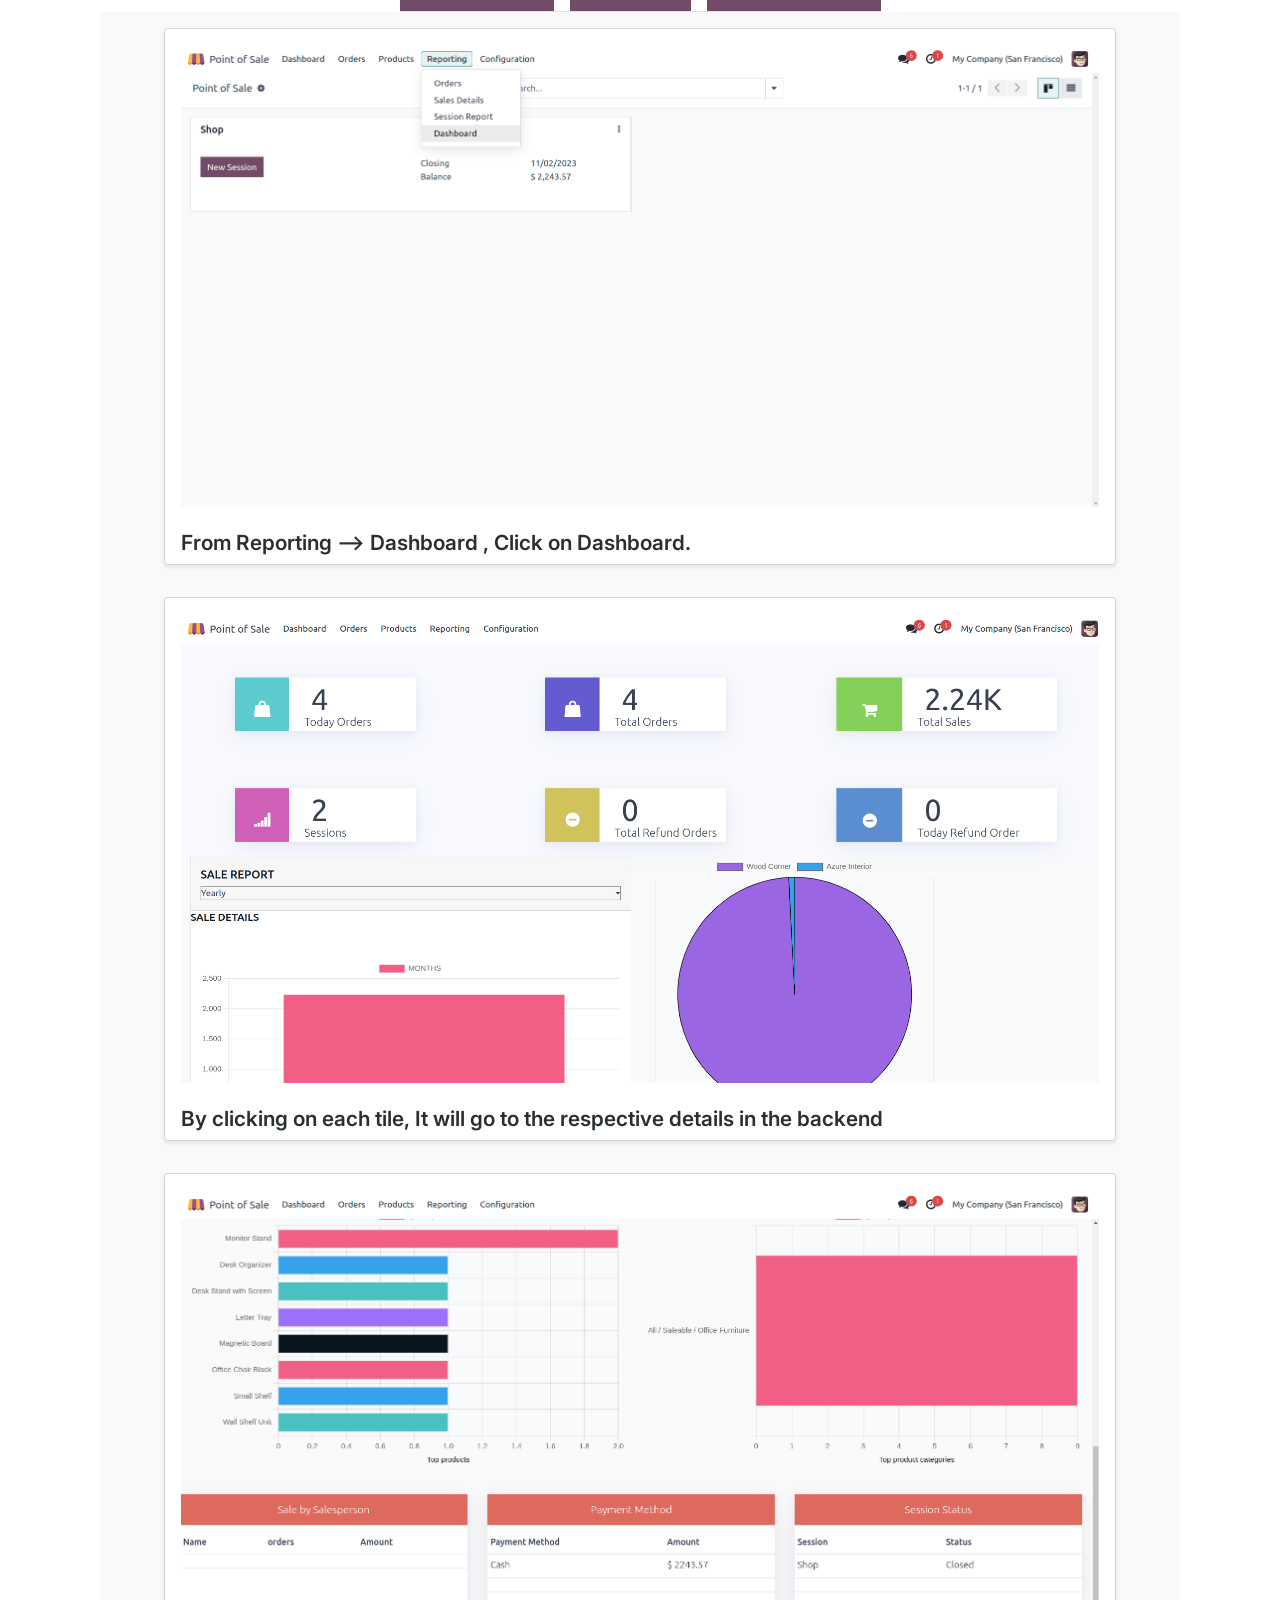
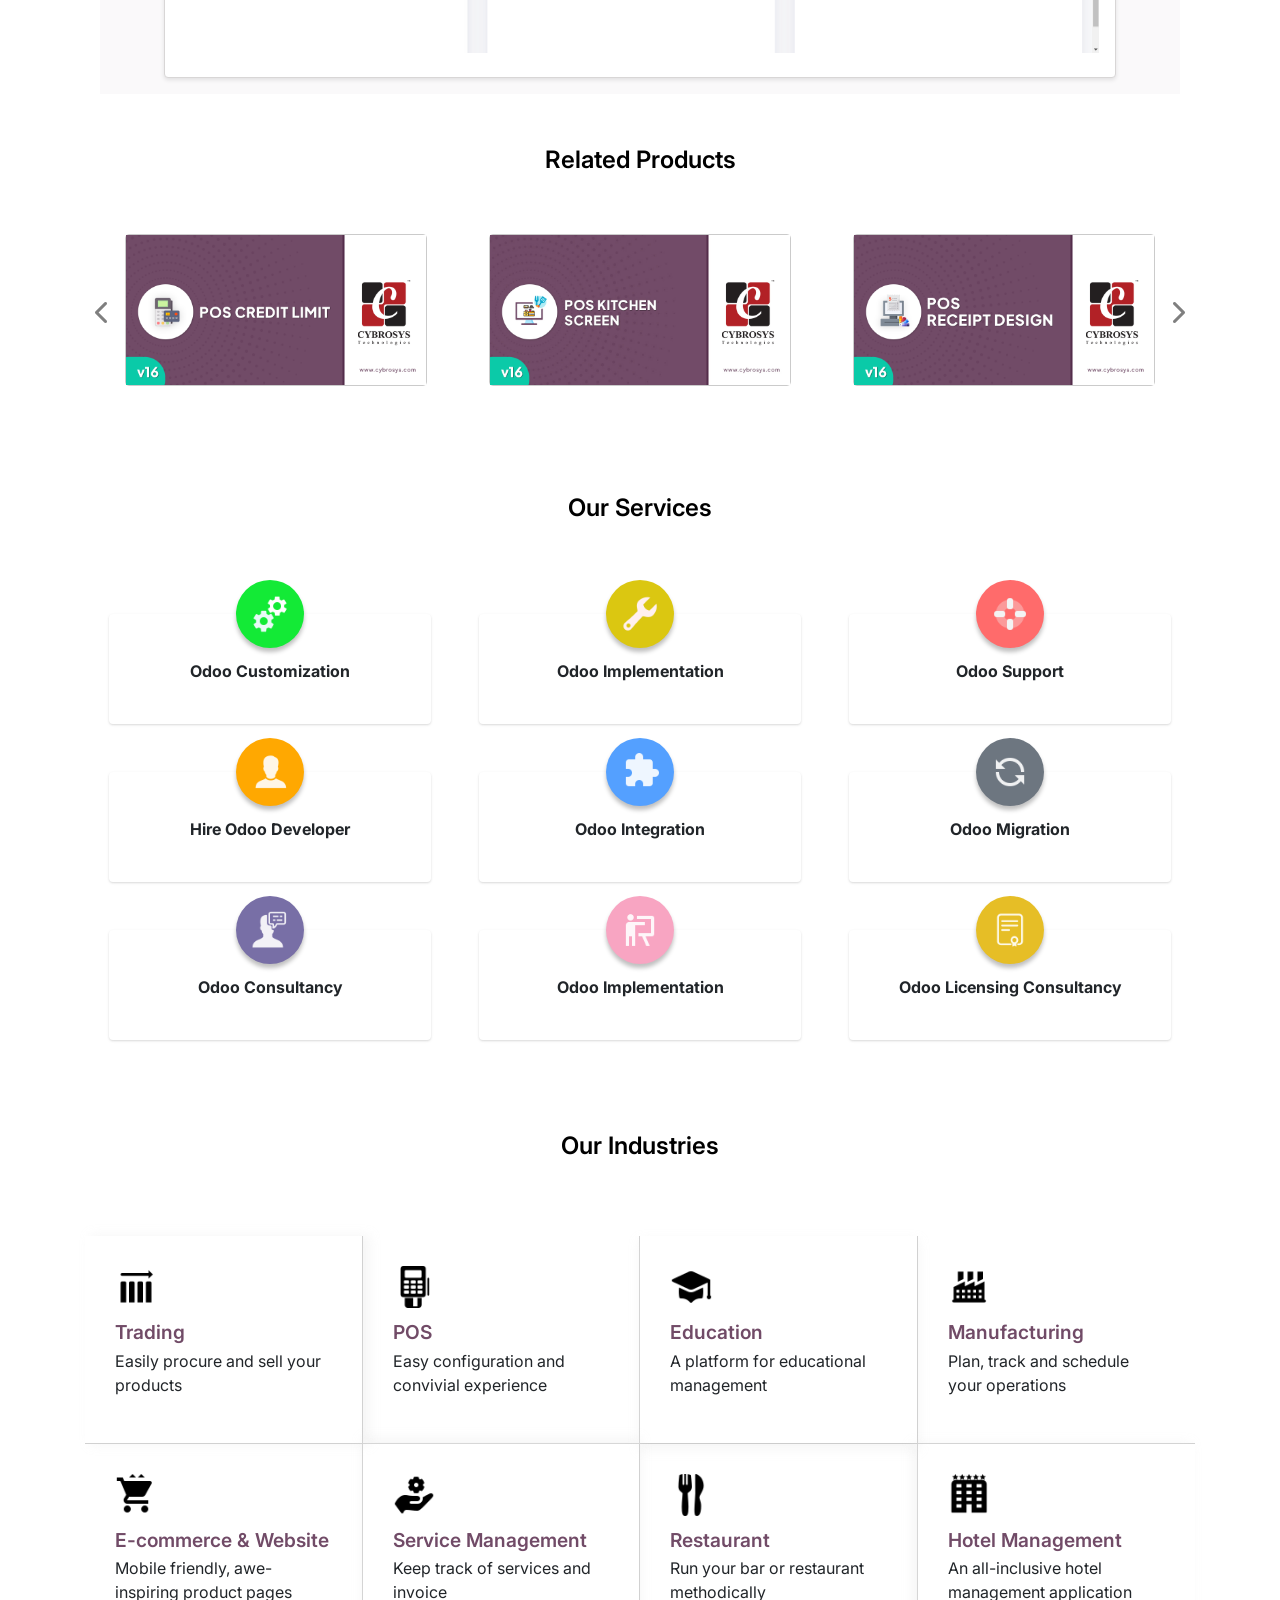
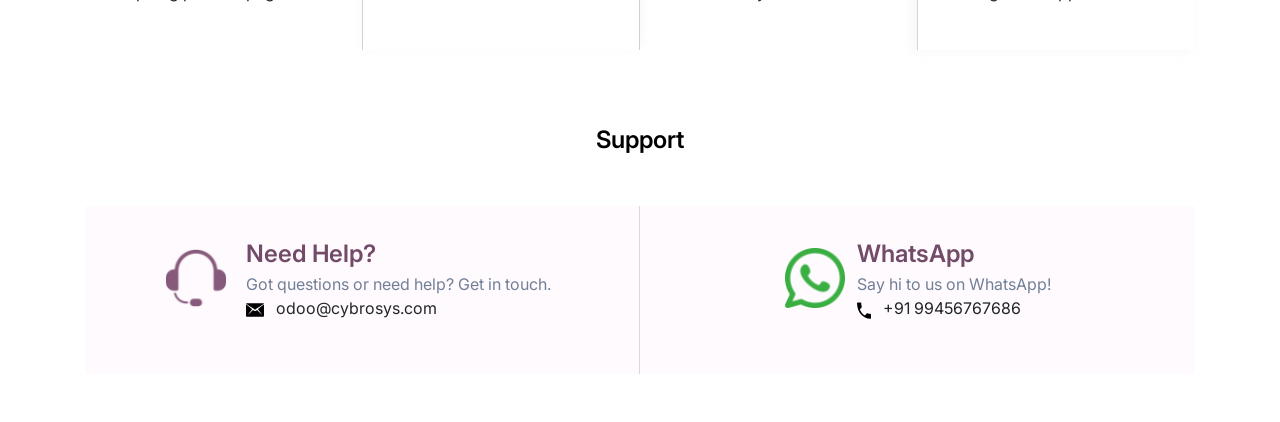
<file: dashboard_pos/static/description/index.html>
<!DOCTYPE html>
<html lang="en">

<head>
    <meta charset="UTF-8">
    <meta name="viewport" content="width=device-width, initial-scale=1.0">
    <title>Odoo App 3 Index</title>
    <!-- Bootstrap CSS -->
    <link rel="stylesheet"
          href="https://cdn.jsdelivr.net/npm/bootstrap@4.0.0/dist/css/bootstrap.min.css"
          integrity="sha384-Gn5384xqQ1aoWXA+058RXPxPg6fy4IWvTNh0E263XmFcJlSAwiGgFAW/dAiS6JXm"
          crossorigin="anonymous">
    <link rel="stylesheet"
          href="https://cdnjs.cloudflare.com/ajax/libs/font-awesome/6.2.1/css/all.min.css">
    <link rel="preconnect" href="https://fonts.googleapis.com">
    <link rel="preconnect" href="https://fonts.gstatic.com" crossorigin>
    <link href="https://fonts.googleapis.com/css2?family=Inter:wght@400;500;600;700;800&display=swap"
          rel="stylesheet">
</head>
<body>
<section>
    <div class="container"
         style="font-family: 'Inter', sans-serif !important;background-color: #fff !important;">
        <div class="row">
            <div class="col-sm-12 col-md-12 col-lg-12 d-flex justify-content-between flex-wrap align-items-sm-center"
                 style="border-bottom:1px solid rgba(0, 0, 0, 0.22)">
                <div class="my-3">
                    <img src="assets/misc/Cybrosys R.png"
                         style="width:auto !important; height:40px !important">
                </div>
                <div class="my-3 d-flex align-items-center">
                    <div class="text-center"
                         style="background-color:#017E84 !important;font-size: 0.8rem !important; color:#fff !important; font-weight:500 !important; padding:4px !important; margin:0 3px !important; border-radius:50px !important; min-width: 120px !important;">
                        Community
                    </div>
                    <div class="text-center"
                         style="background-color:#875A7B !important; color:#fff !important;font-size: 0.8rem !important; font-weight:500 !important; padding:4px !important; margin:0 3px !important; border-radius:50px !important;min-width: 120px !important;">
                        Enterprise
                    </div>
                    <div class="text-center"
                         style="background-color:#7C7BAD !important; color:#fff !important;font-size: 0.8rem !important; font-weight:500 !important; padding:4px !important; margin:0 3px !important; border-radius:50px !important; min-width: 120px !important;">
                        Odoo.sh
                    </div>
                </div>
            </div>
        </div>
        <div class="row">
            <div class="col-sm-12 col-md-12 col-lg-12 text-center d-flex align-items-center flex-column"
                 style="margin: 80px 0px !important;">
                <h1 style="font-size: 2.8rem;font-weight: 700; color:
                    #1A202C;">
                    POS Dashboard</h1>
                <p class="my-3 mb-4"
                   style="max-width: 80%; font-weight: 400 !important; line-height: 32px; color: #718096;">
                    Detailed Dashboard View for POS.
                </p>
                <div style="width: 80%; margin-top: 3rem;">
                    <img src="assets/screenshots/hero.png"
                         class="img-responsive" width="100%" height="auto">
                </div>
            </div>
        </div>
        <div class="container mt-5 mb-5">
            <div class="col-lg-12 d-flex flex-column justify-content-center align-items-center mt-4">
                <p class="m-0"
                   style="font-weight: 600; font-size: 24px; color:#714b67 !important">
                    Key Highlights
                </p>
            </div>
            <div class="row py-4">
                <div class="col-md-6 col-sm-12 p-3">
                    <div class="d-flex   h-100" style="padding: 30px;border-radius: 12px;
                                    background: #FFF;
                                    box-shadow: 1px 2px 3px 0px rgba(0, 0, 0, 0.25); ">
                        <div style="width: 36px; height: 36px; border-radius: 50%; background: #714B67;
                                    display: flex; justify-content: center; align-items: center;
                                    margin-right: 10px; flex-shrink: 0;">
                            <i class="fa-solid fa-star  "
                               style="color: #fff;font-size:14px;"></i>
                        </div>
                        <div>
                            <p style="color: #1A202C;font-weight: 600;
                                      font-size: 1.2rem; margin-bottom: 2px;">
                                Total POS Orders.</p>
                        </div>
                    </div>
                </div>
                <div class="col-md-6 col-sm-12 p-3">
                    <div class="d-flex   h-100" style="padding: 30px;border-radius: 12px;
                                    background: #FFF;
                                    box-shadow: 1px 2px 3px 0px rgba(0, 0, 0, 0.25); ">
                        <div style="width: 36px; height: 36px; border-radius: 50%; background: #714B67;
                                    display: flex; justify-content: center; align-items: center;
                                    margin-right: 10px; flex-shrink: 0;">
                            <i class="fa-solid fa-star  "
                               style="color: #fff;font-size:14px;"></i>
                        </div>
                        <div>
                            <p style="color: #1A202C;font-weight: 600;
                                      font-size: 1.2rem; margin-bottom: 2px;">
                                Sale Report Charts.</p>
                        </div>
                    </div>
                </div>
                <div class="col-md-6 col-sm-12 p-3">
                    <div class="d-flex   h-100" style="padding: 30px;border-radius: 12px;
                                    background: #FFF;
                                    box-shadow: 1px 2px 3px 0px rgba(0, 0, 0, 0.25); ">
                        <div style="width: 36px; height: 36px; border-radius: 50%; background: #714B67;
                                    display: flex; justify-content: center; align-items: center;
                                    margin-right: 10px; flex-shrink: 0;">
                            <i class="fa-solid fa-star  "
                               style="color: #fff;font-size:14px;"></i>
                        </div>
                        <div>
                            <p style="color: #1A202C;font-weight: 600;
                                      font-size: 1.2rem; margin-bottom: 2px;">
                                Session Details</p>
                        </div>
                    </div>
                </div>
                <div class="col-md-6 col-sm-12 p-3">
                    <div class="d-flex   h-100" style="padding: 30px;border-radius: 12px;
                                    background: #FFF;
                                    box-shadow: 1px 2px 3px 0px rgba(0, 0, 0, 0.25); ">
                        <div style="width: 36px; height: 36px; border-radius: 50%; background: #714B67;
                                    display: flex; justify-content: center; align-items: center;
                                    margin-right: 10px; flex-shrink: 0; ">
                            <i class="fa-solid fa-star  "
                               style="color: #fff;font-size:14px;"></i>
                        </div>
                        <div>
                            <p style="color: #1A202C;font-weight: 600;
                                      font-size: 1.2rem; margin-bottom: 2px;">
                                Refund Details</p>
                        </div>
                    </div>
                </div>
                <div class="col-md-6 col-sm-12 p-3">
                    <div class="d-flex   h-100" style="padding: 30px;border-radius: 12px;
                                    background: #FFF;
                                    box-shadow: 1px 2px 3px 0px rgba(0, 0, 0, 0.25); ">
                        <div style="width: 36px; height: 36px; border-radius: 50%; background: #714B67;
                                    display: flex; justify-content: center; align-items: center;
                                    margin-right: 10px; flex-shrink: 0; ">
                            <i class="fa-solid fa-star  "
                               style="color: #fff;font-size:14px;"></i>
                        </div>
                        <div>
                            <p style="color: #1A202C;font-weight: 600;
                                      font-size: 1.2rem; margin-bottom: 2px;">
                                Top Products </p>
                        </div>
                    </div>
                </div>
            </div>
        </div>
        <div class="container rounded">
            <ul class="nav nav-tabs d-flex"
                style="width: fit-content;margin: 0 auto;gap: 1rem;">
                <li class="col text-center py-2 text-nowrap "
                    style="color: #fff; background-color: #714B67;border-radius: 6px 6px 0px 0px;">
                    <a
                            class="active show" data-toggle="tab" href="#tab1"
                            style="color: #fff;font-weight: 500; background-color: #714B67; text-decoration: none;">
                        <i class="fa-regular fa-image  pr-2"
                           style="color: #fff;"></i>
                        Screenshots</a></li>
                <li class="col text-center py-2 text-nowrap "
                    style="color: #fff; background-color: #714B67;border-radius: 6px 6px 0px 0px;">
                    <a
                            data-toggle="tab" href="#tab2"
                            style="color: #fff;font-weight: 500;  text-decoration: none;"><i
                            class="fa-solid fa-star  pr-2"
                            style="color: #fff;"></i>Features</a></li>
                <li class="col text-center py-2 text-nowrap "
                    style="color: #fff; background-color: #714B67;border-radius: 6px 6px 0px 0px;">
                    <a
                            data-toggle="tab" href="#tab3"
                            style="color: #fff;font-weight: 500; text-decoration: none; background-color: #714B67;"><i
                            class="fa-solid fa-book-open  pr-2"
                            style="color: #fff;"></i>Released Notes</a></li>
            </ul>
            <div class="tab-content"
                 style="background-color: rgba(121, 113, 119, 0.04);">
                <div id="tab1" class="tab-pane fade in active show">
                    <div class="col-lg-12 py-2"
                         style="padding: 1rem 4rem !important;">
                        <div
                                style="border: 1px solid #d8d6d6; border-radius: 4px; background: #fff; box-shadow: 0 2px 4px rgba(0, 0, 0, 0.1);">
                            <div class="row justify-content-center p-3 w-100 m-0">
                                <img src="assets/screenshots/1.png"
                                     class="img-responsive" width="100%"
                                     height="auto">
                            </div>
                            <div class="px-3">
                                <h4 class="mt-2"
                                    style=" font-weight:600 !important; color:#282F33 !important; font-size:1.3rem !important">
                                    From Reporting --> Dashboard , Click on
                                    Dashboard.</h4>
                            </div>
                        </div>
                    </div>
                    <div class="col-lg-12 py-2"
                         style="padding: 1rem 4rem !important;">
                        <div
                                style="border: 1px solid #d8d6d6; border-radius: 4px;  background: #fff; box-shadow: 0 2px 4px rgba(0, 0, 0, 0.1);">
                            <div class="row justify-content-center p-3 w-100 m-0">
                                <img src="assets/screenshots/2.png"
                                     class="img-responsive" width="100%"
                                     height="auto">
                            </div>
                            <div class="px-3">
                                <h4 class="mt-2"
                                    style=" font-weight:600 !important; color:#282F33 !important; font-size:1.3rem !important">
                                    By clicking on each tile, It will go to the
                                    respective details in the backend</h4>
                            </div>
                        </div>
                    </div>
                    <div class="col-lg-12 py-2"
                         style="padding: 1rem 4rem !important;">
                        <div
                                style="border: 1px solid #d8d6d6; border-radius: 4px;  background: #fff; box-shadow: 0 2px 4px rgba(0, 0, 0, 0.1);">
                            <div class="row justify-content-center p-3 w-100 m-0">
                                <img src="assets/screenshots/3.png"
                                     class="img-responsive" width="100%"
                                     height="auto">
                            </div>
                            <div class="px-3">
                                <h4 class="mt-2"
                                    style=" font-weight:600 !important; color:#282F33 !important; font-size:1.3rem !important">
                                </h4>
                            </div>
                        </div>
                    </div>
                </div>
                <div id="tab2" class="tab-pane fade">
                    <div class="col-mg-12" style="padding: 1rem 4rem;">
                        <ul style="list-style: none; padding: 1rem 0;font-weight: 500;">
                            <li class="py-3"
                                style="font-weight: 500;background-color: #fff; border-radius: 4px; padding: 1rem; margin-bottom: 1rem; box-shadow: 0 2px 4px rgba(0, 0, 0, 0.1);">
                                    <span style="margin-right: 12px;"><img
                                            src="assets/misc/star (1) 2.svg"
                                            alt=""
                                            width="16px"></span>Total POS
                                Orders.
                            </li>
                            <li class="py-3"
                                style="font-weight: 500;background-color: #fff; border-radius: 4px; padding: 1rem; margin-bottom: 1rem; box-shadow: 0 2px 4px rgba(0, 0, 0, 0.1);">
                                    <span style="margin-right: 12px;"><img
                                            src="assets/misc/star (1) 2.svg"
                                            alt=""
                                            width="16px"></span>Sale Report
                                Charts.
                            </li>
                            <li class="py-3"
                                style="font-weight: 500;background-color: #fff; border-radius: 4px; padding: 1rem; margin-bottom: 1rem; box-shadow: 0 2px 4px rgba(0, 0, 0, 0.1);">
                                    <span style="margin-right: 12px;"><img
                                            src="assets/misc/star (1) 2.svg"
                                            alt=""
                                            width="16px"></span>Session Details.
                            </li>
                            <li class="py-3"
                                style="font-weight: 500;background-color: #fff; border-radius: 4px; padding: 1rem; margin-bottom: 1rem; box-shadow: 0 2px 4px rgba(0, 0, 0, 0.1);">
                                    <span style="margin-right: 12px;"><img
                                            src="assets/misc/star (1) 2.svg"
                                            alt=""
                                            width="16px"></span>Refund Details.
                            </li>
                            <li class="py-3"
                                style="font-weight: 500;background-color: #fff; border-radius: 4px; padding: 1rem; margin-bottom: 1rem; box-shadow: 0 2px 4px rgba(0, 0, 0, 0.1);">
                                    <span style="margin-right: 12px;"><img
                                            src="assets/misc/star (1) 2.svg"
                                            alt=""
                                            width="16px"></span>Top Products.
                            </li>

                        </ul>
                    </div>
                </div>
                <div id="tab3" class="tab-pane fade">
                    <div class="col-mg-12 active" style="padding: 1rem 4rem;">
                        <div class="py-3"
                             style="font-weight: 500;background-color: #fff; border-radius: 4px; padding: 1rem; box-shadow: 0 2px 4px rgba(0, 0, 0, 0.1);">
                            <div class="d-flex mb-3"
                                 style="font-size: 0.8rem; font-weight: 500;"><span>Version
                                        17.0.1.0.0</span><span
                                    class="px-2">|</span><span
                                    style="color: #714B67;font-weight: 600;">Released on:28th November 2023</span>
                            </div>
                            <p class="m-0"
                               style=" color:#718096!important; font-size:1rem !important;line-height: 28px;">

                                Initial Commit for POS Dashboard.</p>
                        </div>
                    </div>
                </div>
            </div>
        </div>
        <div class="container mt-5">
            <div class="col-lg-12 d-flex flex-column justify-content-center align-items-center mt-5">
                <p class="m-0"
                   style="font-weight: 600; font-size: 24px; color:#000 !important">
                    Related Products</p>
            </div>
        </div>
        <div id="myCarousel" class="carousel slide py-3" data-ride="carousel">
            <div class="carousel-inner">
                <div class="carousel-item active">
                    <div class="row p-4">
                        <div class="col">
                            <div class="p-3">
                                <a href="https://apps.odoo.com/apps/modules/16.0/pos_credit_limit/"
                                   style="color: #000; text-decoration: none;">
                                    <div style="border:1px solid #CBCBCB !important;border-radius: 4px;">
                                        <div style="width: 300px; ">
                                            <img src="assets/modules/1.png"
                                                 alt="" width="100%"
                                                 height="auto">
                                        </div>
                                    </div>
                                </a>
                            </div>
                        </div>
                        <div class="col">
                            <div class="p-3">
                                <a href="https://apps.odoo.com/apps/modules/16.0/pos_kitchen_screen_odoo/"
                                   style="color: #000; text-decoration: none;">
                                    <div style="border:1px solid #CBCBCB !important;border-radius: 4px;">
                                        <div style="width: 300px; ">
                                            <img src="assets/modules/2.png"
                                                 alt="" width="100%"
                                                 height="auto">
                                        </div>
                                    </div>
                                </a>
                            </div>
                        </div>
                        <div class="col">
                            <div class="p-3">
                                <a href="https://apps.odoo.com/apps/modules/16.0/custom_receipts_for_pos/"
                                   style="color: #000; text-decoration: none;">
                                    <div style="border:1px solid #CBCBCB !important;border-radius: 4px;">
                                        <div style="width: 300px; ">
                                            <img src="assets/modules/3.png"
                                                 alt="" width="100%"
                                                 height="auto">
                                        </div>
                                    </div>
                                </a>
                            </div>
                        </div>
                    </div>
                </div>
                <div class="carousel-item">
                    <div class="row p-4">
                        <div class="col">
                            <div class="p-3">
                                <a href="https://apps.odoo.com/apps/modules/16.0/pos_receipt_extend/"
                                   style="color: #000; text-decoration: none;">
                                    <div style="border:1px solid #CBCBCB !important;border-radius: 4px;">
                                        <div style="width: 300px; ">
                                            <img src="assets/modules/4.png"
                                                 alt="" width="100%"
                                                 height="auto">
                                        </div>
                                    </div>
                                </a>
                            </div>
                        </div>
                        <div class="col">
                            <div class="p-3">
                                <a href="https://apps.odoo.com/apps/modules/16.0/pos_add_product_webcam_barcode/"
                                   style="color: #000; text-decoration: none;">
                                    <div style="border:1px solid #CBCBCB !important;border-radius: 4px;">
                                        <div style="width: 300px;">
                                            <img src="assets/modules/5.png"
                                                 alt="" width="100%"
                                                 height="auto">
                                        </div>
                                    </div>
                                </a>
                            </div>
                        </div>
                        <div class="col">
                            <div class="p-3">
                                <a href="https://apps.odoo.com/apps/modules/16.0/pos_book_order/"
                                   style="color: #000; text-decoration: none;">
                                    <div style="border:1px solid #CBCBCB !important;border-radius: 4px;">
                                        <div style="width: 300px;">
                                            <img src="assets/modules/6.jpg"
                                                 alt="" width="100%"
                                                 height="auto">
                                        </div>
                                    </div>
                                </a>
                            </div>
                        </div>
                    </div>
                </div>
            </div>
            <a class="carousel-control-prev" href="#myCarousel"
               data-slide="prev" style="width: 35px; color: #000;">
                    <span class="carousel-control-prev-icon">
                        <i class="fa fa-chevron-left"
                           style="font-size: 24px;"></i>
                    </span>
            </a>
            <a class="carousel-control-next" href="#myCarousel"
               data-slide="next" style="width: 35px; color: #000;">
                    <span class="carousel-control-next-icon">
                        <i class="fa fa-chevron-right"
                           style="font-size: 24px;"></i>
                    </span>
            </a>
        </div>
        <div class="container mt-5">
            <div class="col-lg-12 d-flex flex-column justify-content-center align-items-center mt-4">
                <p class="m-0"
                   style="font-weight: 600; font-size: 24px; color:#000 !important">
                    Our Services</p>

            </div>
        </div>
        <div class="container my-5">
            <div class="row py-3">
                <div class="col-md-4 col-sm-6 px-4 py-4">
                    <div
                            style="background-color: #fff; padding: 25px; text-align: center;  box-shadow: rgba(0, 0, 0, 0.1) 0px 1px 3px 0px, rgba(0, 0, 0, 0.06) 0px 1px 2px 0px; position: relative;border-radius: 4px;">
                        <div style="position: absolute; top: 0%; left: 50%; transform: translate(-50%, -50%);">
                            <div style="background-color:#13EA36 ; border-radius: 50%; padding: 15px;    width: 68px;
                                    height: 68px; display: inline-block; box-shadow:0px 4px 4px rgba(0, 0, 0, 0.25);">
                                <img src="assets/icons/cogs.png"
                                     alt="service-icon" width="38px"
                                     height="auto">
                            </div>
                        </div>
                        <p style="margin-top: 20px; font-weight: bold;">Odoo
                            Customization</p>
                    </div>
                </div>
                <div class="col-md-4 col-sm-6 px-4 py-4">
                    <div
                            style="background-color: #fff; padding: 25px; text-align: center; box-shadow: rgba(0, 0, 0, 0.1) 0px 1px 3px 0px, rgba(0, 0, 0, 0.06) 0px 1px 2px 0px; position: relative;border-radius: 4px;">
                        <div style="position: absolute; top: 0%; left: 50%; transform: translate(-50%, -50%);">
                            <div style="background-color:#DBC711; border-radius: 50%; padding: 15px;    width: 68px;
                                    height: 68px; display: inline-block; box-shadow:0px 4px 4px rgba(0, 0, 0, 0.25);">
                                <img src="assets/icons/wrench.png"
                                     alt="service-icon" width="38px"
                                     height="auto">
                            </div>
                        </div>
                        <p style="margin-top: 20px; font-weight: bold;">Odoo
                            Implementation</p>
                    </div>
                </div>
                <div class="col-md-4 col-sm-6 px-4 py-4">
                    <div
                            style="background-color: #fff; padding: 25px; text-align: center;  box-shadow: rgba(0, 0, 0, 0.1) 0px 1px 3px 0px, rgba(0, 0, 0, 0.06) 0px 1px 2px 0px; position: relative; border-radius: 4px;">
                        <div style="position: absolute; top: 0%; left: 50%; transform: translate(-50%, -50%);">
                            <div style="background-color:#FF6B6B ; border-radius: 50%; padding: 15px;    width: 68px;
                                    height: 68px; display: inline-block; box-shadow:0px 4px 4px rgba(0, 0, 0, 0.25);">
                                <img src="assets/icons/lifebuoy.png"
                                     alt="service-icon" width="38px"
                                     height="auto">
                            </div>
                        </div>
                        <p style="margin-top: 20px; font-weight: bold;">Odoo
                            Support</p>
                    </div>
                </div>
                <div class="col-md-4 col-sm-6 px-4 py-4">
                    <div
                            style="background-color: #fff; padding: 25px; text-align: center; box-shadow: rgba(0, 0, 0, 0.1) 0px 1px 3px 0px, rgba(0, 0, 0, 0.06) 0px 1px 2px 0px; position: relative; border-radius: 4px;">
                        <div style="position: absolute; top: 0%; left: 50%; transform: translate(-50%, -50%);">
                            <div style="background-color:#FFA801 ; border-radius: 50%; padding: 15px;    width: 68px;
                                    height: 68px; display: inline-block; box-shadow:0px 4px 4px rgba(0, 0, 0, 0.25);">
                                <img src="assets/icons/user.png"
                                     alt="service-icon" width="38px"
                                     height="auto">
                            </div>
                        </div>
                        <p style="margin-top: 20px; font-weight: bold;">Hire
                            Odoo Developer</p>
                    </div>
                </div>
                <div class="col-md-4 col-sm-6 px-4 py-4">
                    <div
                            style="background-color: #fff; padding: 25px; text-align: center;  box-shadow: rgba(0, 0, 0, 0.1) 0px 1px 3px 0px, rgba(0, 0, 0, 0.06) 0px 1px 2px 0px; position: relative; border-radius: 4px;">

                        <div style="position: absolute; top: 0%; left: 50%; transform: translate(-50%, -50%);">
                            <div style="background-color:#54A0FF; border-radius: 50%; padding: 15px;    width: 68px;
                                    height: 68px; display: inline-block; box-shadow:0px 4px 4px rgba(0, 0, 0, 0.25);">
                                <img src="assets/icons/puzzle.png"
                                     alt="service-icon" width="38px"
                                     height="auto">
                            </div>
                        </div>
                        <p style="margin-top: 20px; font-weight: bold;">Odoo
                            Integration</p>
                    </div>
                </div>
                <div class="col-md-4 col-sm-6 px-4 py-4">
                    <div
                            style="background-color: #fff; padding: 25px; text-align: center;  box-shadow: rgba(0, 0, 0, 0.1) 0px 1px 3px 0px, rgba(0, 0, 0, 0.06) 0px 1px 2px 0px; position: relative;border-radius: 4px;">
                        <div style="position: absolute; top: 0%; left: 50%; transform: translate(-50%, -50%);">
                            <div style="background-color:#6D7680 ; border-radius: 50%; padding: 15px;    width: 68px;
                                    height: 68px; display: inline-block; box-shadow:0px 4px 4px rgba(0, 0, 0, 0.25);">
                                <img src="assets/icons/update.png"
                                     alt="service-icon" width="38px"
                                     height="auto">
                            </div>
                        </div>
                        <p style="margin-top: 20px; font-weight: bold;">Odoo
                            Migration</p>
                    </div>
                </div>
                <div class="col-md-4 col-sm-6 px-4 py-4">
                    <div
                            style="background-color: #fff; padding: 25px; text-align: center;  box-shadow: rgba(0, 0, 0, 0.1) 0px 1px 3px 0px, rgba(0, 0, 0, 0.06) 0px 1px 2px 0px; position: relative;border-radius: 4px;">
                        <div style="position: absolute; top: 0%; left: 50%; transform: translate(-50%, -50%);">
                            <div style="background-color:#786FA6 ; border-radius: 50%; padding: 15px;    width: 68px;
                                    height: 68px; display: inline-block; box-shadow:0px 4px 4px rgba(0, 0, 0, 0.25);">
                                <img src="assets/icons/consultation.png"
                                     alt="service-icon" width="38px"
                                     height="auto">
                            </div>
                        </div>
                        <p style="margin-top: 20px; font-weight: bold;">Odoo
                            Consultancy</p>
                    </div>
                </div>
                <div class="col-md-4 col-sm-6 px-4 py-4">
                    <div
                            style="background-color: #fff; padding: 25px; text-align: center; box-shadow: rgba(0, 0, 0, 0.1) 0px 1px 3px 0px, rgba(0, 0, 0, 0.06) 0px 1px 2px 0px;position: relative;border-radius: 4px;">
                        <div style="position: absolute; top: 0%; left: 50%; transform: translate(-50%, -50%);">
                            <div style="background-color:#F8A5C2 ; border-radius: 50%; padding: 15px;    width: 68px;
                                    height: 68px; display: inline-block; box-shadow:0px 4px 4px rgba(0, 0, 0, 0.25);">
                                <img src="assets/icons/training.png"
                                     alt="service-icon" width="38px"
                                     height="auto">
                            </div>
                        </div>
                        <p style="margin-top: 20px; font-weight: bold;">Odoo
                            Implementation</p>
                    </div>
                </div>
                <div class="col-md-4 col-sm-6 px-4 py-4">
                    <div
                            style="background-color: #fff; padding: 25px; text-align: center;  box-shadow: rgba(0, 0, 0, 0.1) 0px 1px 3px 0px, rgba(0, 0, 0, 0.06) 0px 1px 2px 0px; position: relative;border-radius: 4px;">
                        <div style="position: absolute; top: 0%; left: 50%; transform: translate(-50%, -50%);">
                            <div style="background-color:#E6BE26; border-radius: 50%; padding: 15px;    width: 68px;
                                    height: 68px; display: inline-block; box-shadow:0px 4px 4px rgba(0, 0, 0, 0.25);">
                                <img src="assets/icons/license.png"
                                     alt="service-icon" width="38px"
                                     height="auto">
                            </div>
                        </div>
                        <p style="margin-top: 20px; font-weight: bold;">Odoo
                            Licensing Consultancy</p>
                    </div>
                </div>
            </div>
        </div>
        <div class="container mt-5">
            <div class="col-lg-12 d-flex flex-column justify-content-center align-items-center mt-4">
                <p class="m-0"
                   style="font-weight: 600; font-size: 24px; color:#000 !important">
                    Our Industries</p>

            </div>
        </div>
        <div class="container">
            <div class="row my-5 py-4">
                <div class="col-md-3 col-sm-6 p-0">
                    <div class="d-flex flex-column h-100 "
                         style="border-right: 1px solid rgb(209, 209, 209); border-bottom: 1px solid  rgb(209, 209, 209); padding: 30px; box-shadow: 6px 0 10px rgba(228, 227, 227, 0.373);">
                        <img src="assets/icons/trading-black.png" width="42px"
                             height="auto" alt="">
                        <p style="color: #714B67;font-weight: 600; margin-top: 10px;
                           font-size: 1.2rem; margin-bottom: 2px;">Trading</p>
                        <p>Easily procure and sell your products</p>
                    </div>
                </div>
                <div class="col-md-3 col-sm-6  p-0">
                    <div class="d-flex flex-column h-100"
                         style="border-right: 1px solid rgb(209, 209, 209);border-bottom: 1px solid  rgb(209, 209, 209); padding: 30px;">
                        <img src="assets/icons/pos-black.png" width="42px"
                             height="auto" alt="">
                        <p style="color: #714B67;font-weight: 600; margin-top: 10px;
                            font-size: 1.2rem; margin-bottom: 2px;">POS</p>
                        <p>Easy configuration and convivial experience</p>
                    </div>
                </div>
                <div class="col-md-3 col-sm-6  p-0">
                    <div class="d-flex flex-column h-100"
                         style="border-right: 1px solid  rgb(209, 209, 209);border-bottom: 1px solid   rgba(0, 0, 0, 0.2); padding: 30px; box-shadow: 0 5px 10px  rgba(228, 227, 227, 0.373)">
                        <img src="assets/icons/education-black.png" width="42px"
                             height="auto" alt="">
                        <p style="color: #714B67;font-weight: 600; margin-top: 10px;
                            font-size: 1.2rem; margin-bottom: 2px;">
                            Education</p>
                        <p>A platform for educational management</p>
                    </div>
                </div>
                <div class="col-md-3 col-sm-6  p-0">
                    <div class="d-flex flex-column h-100"
                         style="border-bottom: 1px solid  rgb(209, 209, 209); padding: 30px; ">
                        <img src="assets/icons/manufacturing-black.png"
                             width="42px" height="auto" alt="">
                        <p style="color: #714B67;font-weight: 600; margin-top: 10px;
                            font-size: 1.2rem; margin-bottom: 2px;">
                            Manufacturing</p>
                        <p>Plan, track and schedule your operations</p>
                    </div>
                </div>
                <div class="col-md-3 col-sm-6 p-0">
                    <div class="d-flex flex-column h-100"
                         style="border-right: 1px solid  rgb(209, 209, 209); padding: 30px;">
                        <img src="assets/icons/ecom-black.png" width="42px"
                             height="auto" alt="">
                        <p style="color: #714B67;font-weight: 600; margin-top: 10px;
                            font-size: 1.2rem; margin-bottom: 2px;">E-commerce &
                            Website</p>
                        <p>Mobile friendly, awe-inspiring product pages</p>
                    </div>
                </div>
                <div class="col-md-3 col-sm-6   p-0">
                    <div class="d-flex flex-column h-100"
                         style="border-right: 1px solid  rgb(209, 209, 209); padding: 30px;box-shadow: 0 -5px 10px  rgba(228, 227, 227, 0.373);">
                        <img src="assets/icons/service-black.png" width="42px"
                             height="auto" alt="">
                        <p style="color: #714B67;font-weight: 600; margin-top: 10px;
                            font-size: 1.2rem; margin-bottom: 2px;">Service
                            Management</p>
                        <p>Keep track of services and invoice</p>
                    </div>
                </div>
                <div class="col-md-3 col-sm-6    p-0">
                    <div class="d-flex flex-column h-100"
                         style="border-right: 1px solid  rgb(209, 209, 209); padding: 30px; ">
                        <img src="assets/icons/restaurant-black.png"
                             width="42px" height="auto" alt="">
                        <p style="color: #714B67;font-weight: 600; margin-top: 10px;
                            font-size: 1.2rem; margin-bottom: 2px;">
                            Restaurant</p>
                        <p>Run your bar or restaurant methodically</p>
                    </div>
                </div>
                <div class="col-md-3 col-sm-6   p-0">
                    <div class="d-flex flex-column h-100"
                         style=" padding: 30px;box-shadow: -5px 0 10px  rgba(228, 227, 227, 0.373);">
                        <img src="assets/icons/hotel-black.png" width="42px"
                             height="auto" alt="">
                        <p style="color: #714B67;font-weight: 600; margin-top: 10px;
                            font-size: 1.2rem; margin-bottom: 2px;">Hotel
                            Management</p>
                        <p>An all-inclusive hotel management application</p>
                    </div>
                </div>
            </div>
        </div>
        <div class="container mt-5">
            <div class="col-lg-12 d-flex flex-column justify-content-center align-items-center mt-5">
                <p class="m-0"
                   style="font-weight: 600; font-size: 24px; color:#000 !important">
                    Support</p>
            </div>
        </div>
        <div class="container my-5">
            <div class="row" style="background-color: #FFFAFE;">
                <div class="col-md-6 pb-4  d-flex align-items-center justify-content-center"
                     style="border-right: 1px solid #D9D9D9;">
                    <div style="padding: 30px;">
                        <div class="d-flex align-items-center">
                            <img src="assets/misc/support (1) 1.svg" alt=""
                                 width="60px" style="margin-right: 12px;">
                            <div style="padding: 0px 8px;">
                                    <span
                                            style="color: #714B67;font-size: 24px;font-weight: 600;padding-bottom: 1rem;">Need
                                        Help?</span>
                                <p class="m-0" style="color:#718096;">Got
                                    questions or need help? Get in touch.</p>
                                <div style="font-weight: 400;"><span><img
                                        src="assets/misc/support-email.svg"
                                        alt=""
                                        width="18px"
                                        style="filter: invert(1);margin-right: 0.8rem;"></span>odoo@cybrosys.com
                                </div>
                            </div>
                        </div>
                    </div>
                </div>
                <div class="col-md-6 pb-4 d-flex align-items-center justify-content-center">
                    <div style="padding: 30px;">
                        <div class="d-flex align-items-center">
                            <img src="assets/misc/whatsapp 1.svg" alt=""
                                 width="60px" style="margin-right: 12px;">
                            <div>
                                <span style="color: #714B67;font-size: 24px;font-weight: 600;">WhatsApp</span>
                                <p class="m-0" style="color:#718096;">Say hi to
                                    us on WhatsApp!</p>
                                <div style="font-weight: 400; font-size: 16px;"><span><img
                                        src="assets/misc/phone.svg"
                                        alt="" width="14px"
                                        style="filter: invert(1); margin-right: 0.8rem;"></span>+91
                                    99456767686
                                </div>
                            </div>
                        </div>
                    </div>
                </div>
            </div>
        </div>
    </div>
</section>
<!-- Optional JavaScript -->
<!-- jQuery first, then Popper.js, then Bootstrap JS -->
<script src="https://ajax.googleapis.com/ajax/libs/jquery/3.5.1/jquery.min.js"></script>
<script src="https://maxcdn.bootstrapcdn.com/bootstrap/4.5.2/js/bootstrap.min.js"></script>
</body>
</html>
</file>
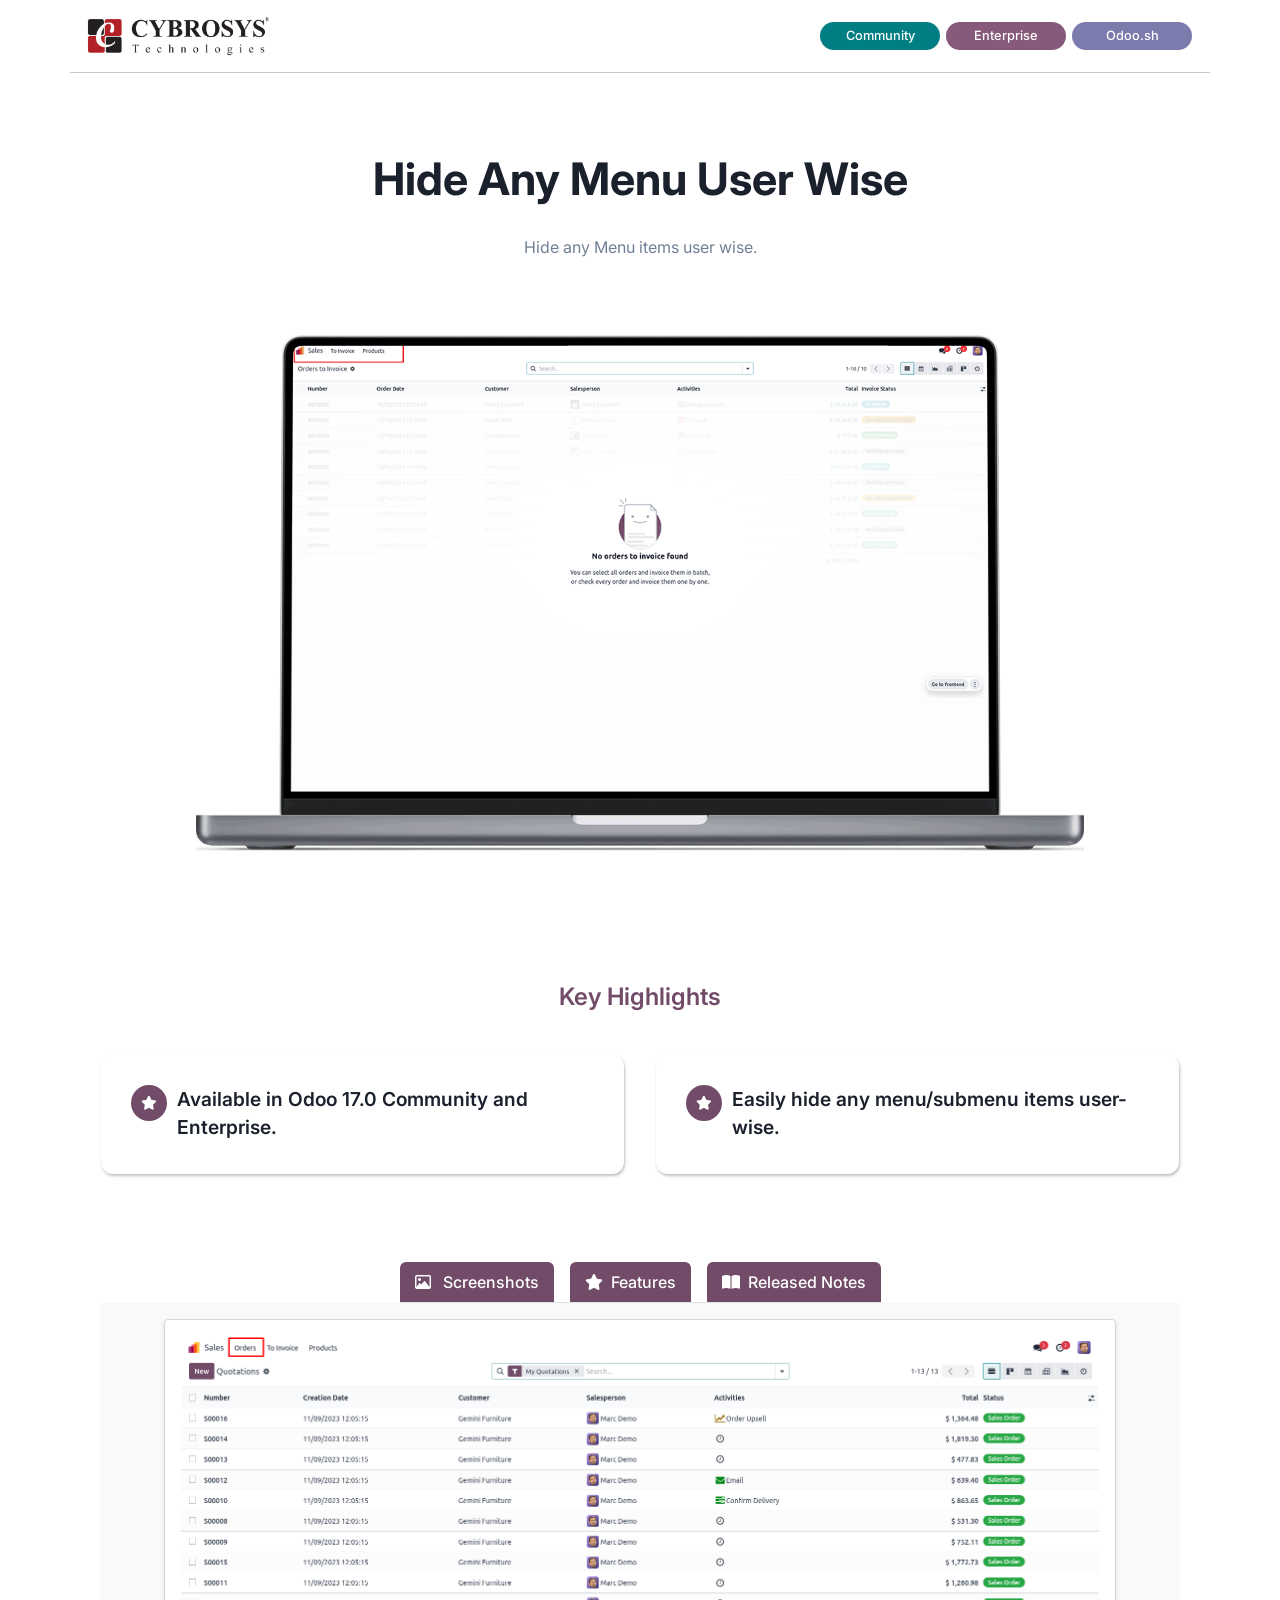
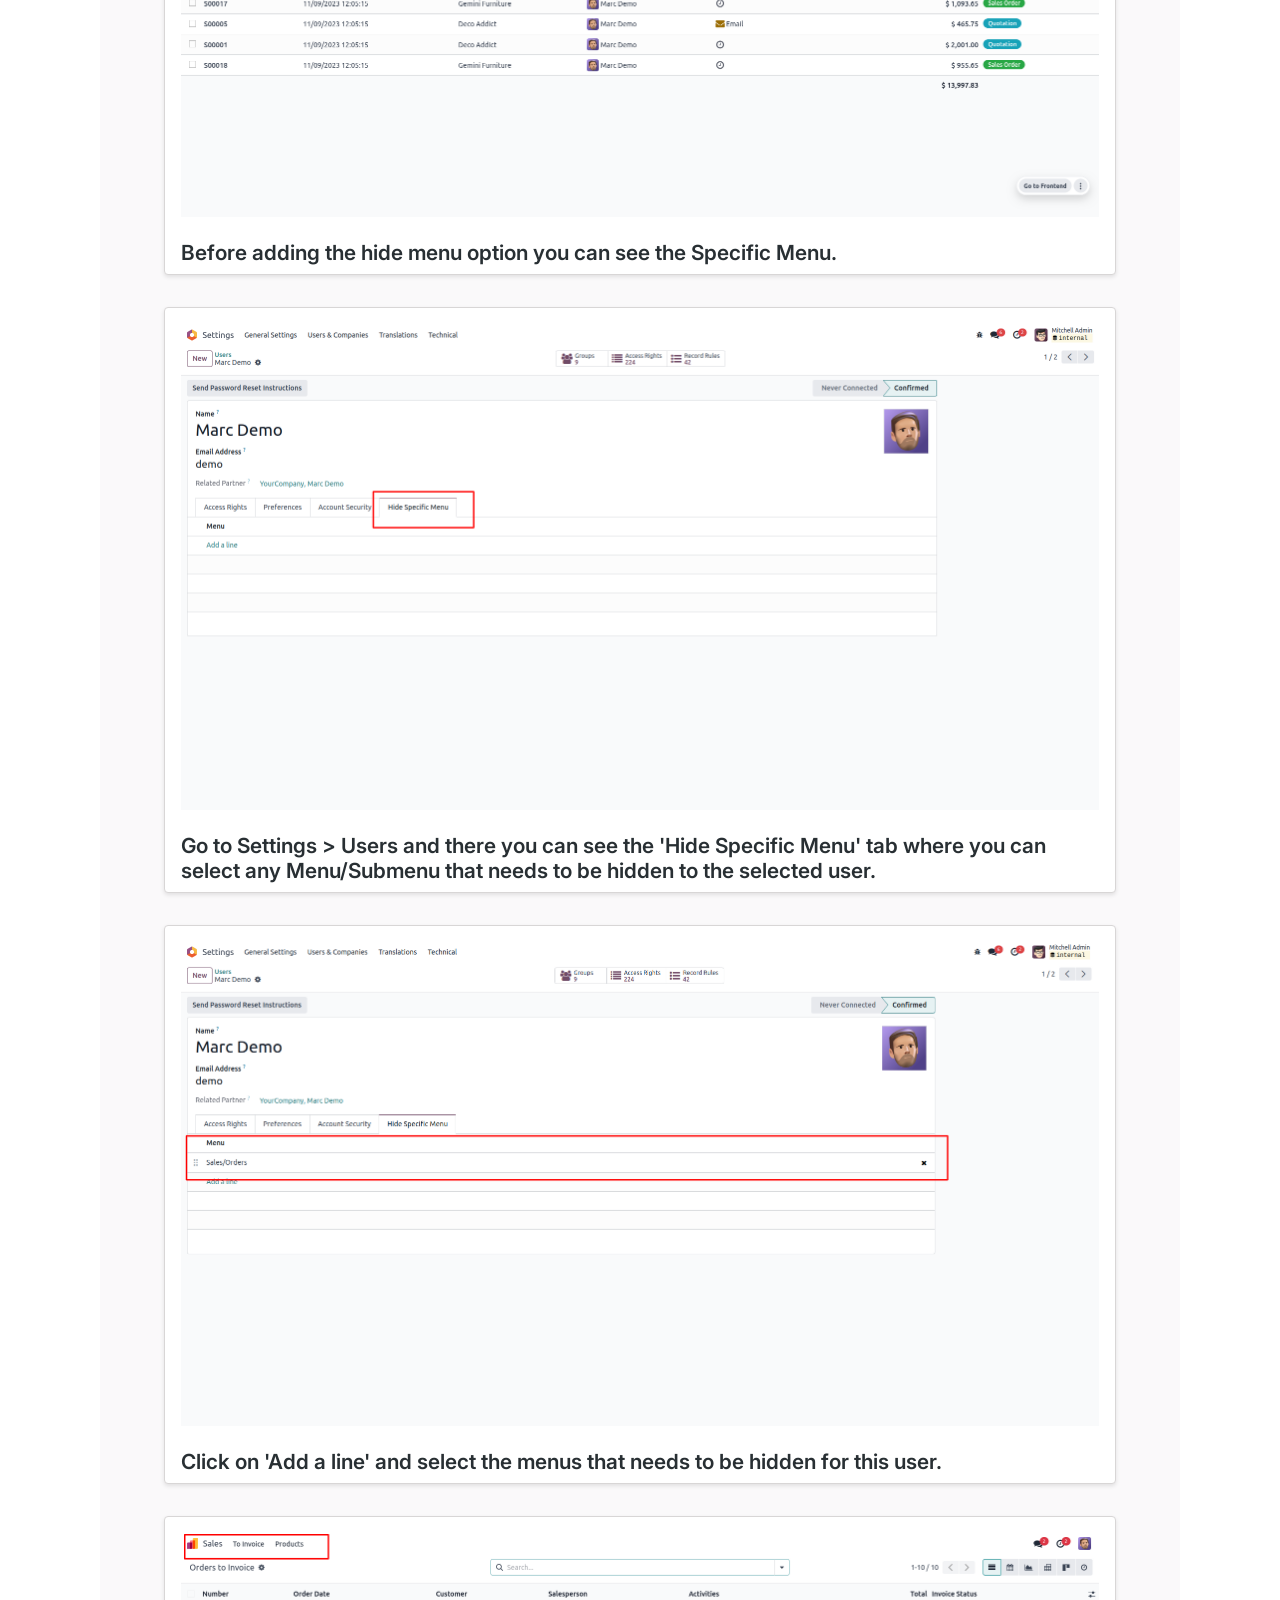
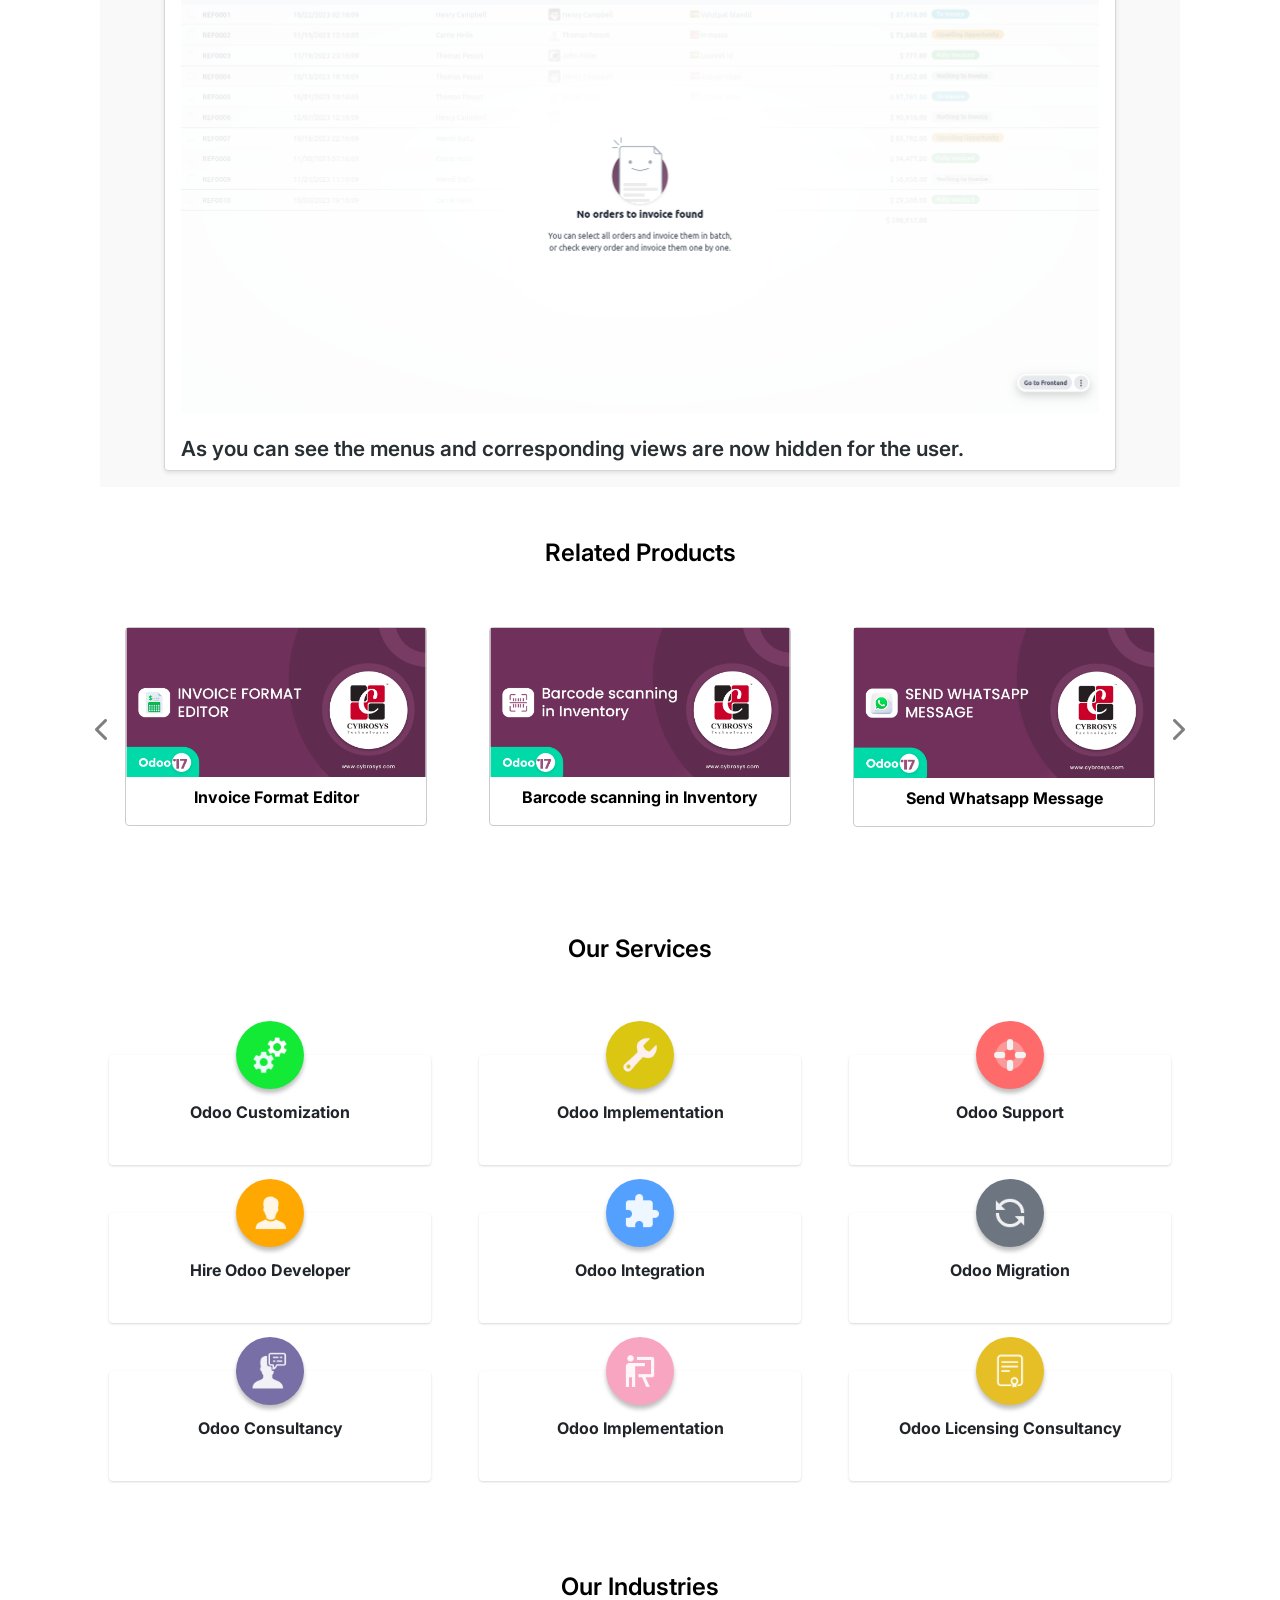
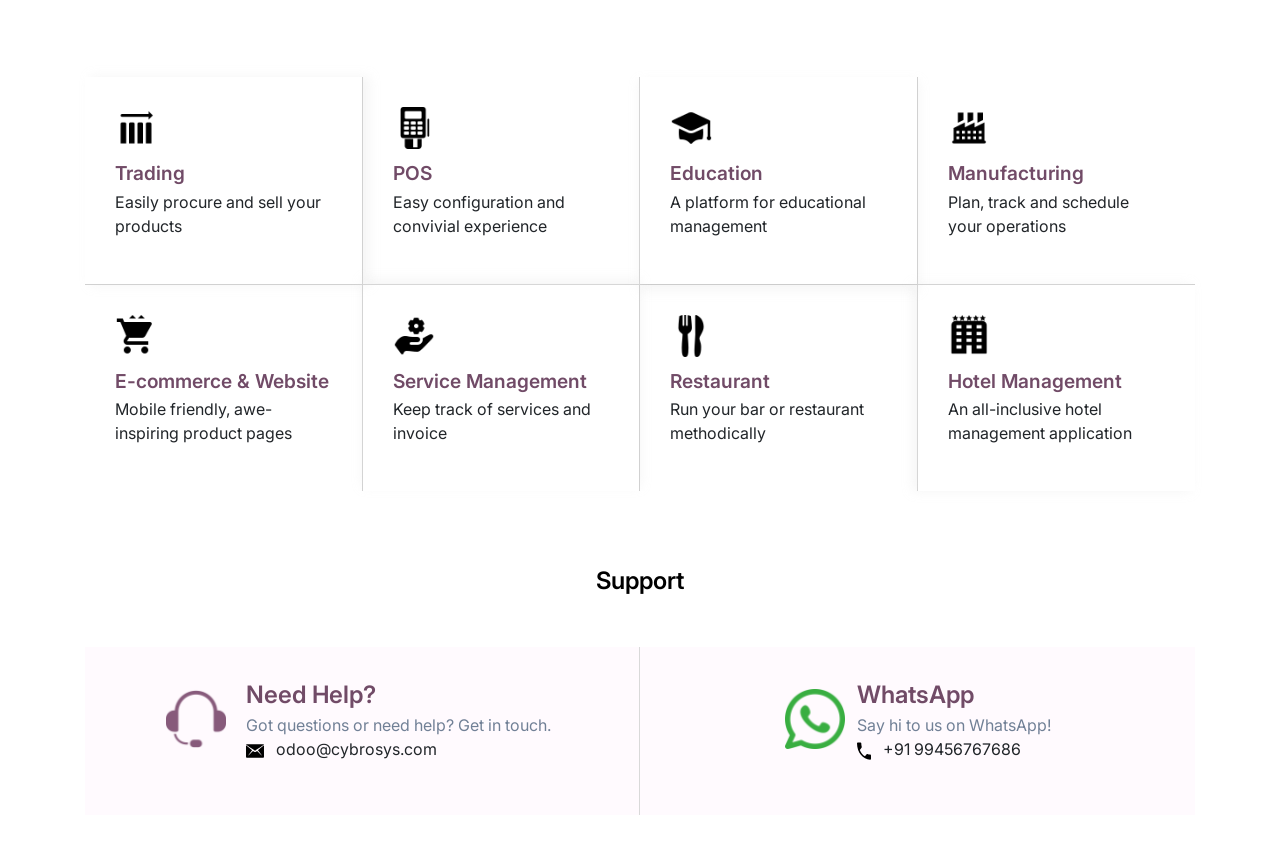
<file: hide_menu_user/static/description/index.html>
<!DOCTYPE html>
<html lang="en">

<head>
    <meta charset="UTF-8">
    <meta name="viewport" content="width=device-width, initial-scale=1.0">
    <title>Odoo App 3 Index</title>
    <!-- Bootstrap CSS -->
    <link rel="stylesheet"
          href="https://cdn.jsdelivr.net/npm/bootstrap@4.0.0/dist/css/bootstrap.min.css"
          integrity="sha384-Gn5384xqQ1aoWXA+058RXPxPg6fy4IWvTNh0E263XmFcJlSAwiGgFAW/dAiS6JXm"
          crossorigin="anonymous">
    <link rel="stylesheet"
          href="https://cdnjs.cloudflare.com/ajax/libs/font-awesome/6.2.1/css/all.min.css">
    <link rel="preconnect" href="https://fonts.googleapis.com">
    <link rel="preconnect" href="https://fonts.gstatic.com" crossorigin>
    <link href="https://fonts.googleapis.com/css2?family=Inter:wght@400;500;600;700;800&display=swap"
          rel="stylesheet">
</head>
<body>
<section>
    <div class="container"
         style="font-family: 'Inter', sans-serif !important;background-color: #fff !important;">
        <div class="row">
            <div class="col-sm-12 col-md-12 col-lg-12 d-flex justify-content-between flex-wrap align-items-sm-center"
                 style="border-bottom:1px solid rgba(0, 0, 0, 0.22)">
                <div class="my-3">
                    <img src="assets/misc/Cybrosys R.png"
                         style="width:auto !important; height:40px !important">
                </div>
                <div class="my-3 d-flex align-items-center">
                    <div class="text-center"
                         style="background-color:#017E84 !important;font-size: 0.8rem !important; color:#fff !important; font-weight:500 !important; padding:4px !important; margin:0 3px !important; border-radius:50px !important; min-width: 120px !important;">
                        Community
                    </div>
                    <div class="text-center"
                         style="background-color:#875A7B !important; color:#fff !important;font-size: 0.8rem !important; font-weight:500 !important; padding:4px !important; margin:0 3px !important; border-radius:50px !important;min-width: 120px !important;">
                        Enterprise
                    </div>
                    <div class="text-center"
                         style="background-color:#7C7BAD !important; color:#fff !important;font-size: 0.8rem !important; font-weight:500 !important; padding:4px !important; margin:0 3px !important; border-radius:50px !important; min-width: 120px !important;">
                        Odoo.sh
                    </div>
                </div>
            </div>
        </div>
        <div class="row">
            <div class="col-sm-12 col-md-12 col-lg-12 text-center d-flex align-items-center flex-column"
                 style="margin: 80px 0px !important;">
                <h1 style="font-size: 2.8rem;font-weight: 700; color:
                    #1A202C;">
                    Hide Any Menu User Wise</h1>
                <p class="my-3 mb-4"
                   style="max-width: 80%; font-weight: 400 !important; line-height: 32px; color: #718096;">
                    Hide any Menu items user wise.
                </p>
                <div style="width: 80%; margin-top: 3rem;">
                    <img src="assets/screenshots/hero.gif"
                         class="img-responsive" width="100%" height="auto">
                </div>
            </div>
        </div>
        <div class="container mt-5 mb-5">
            <div class="col-lg-12 d-flex flex-column justify-content-center align-items-center mt-4">
                <p class="m-0"
                   style="font-weight: 600; font-size: 24px; color:#714b67 !important">
                    Key Highlights
                </p>
            </div>
            <div class="row py-4">
                <div class="col-md-6 col-sm-12 p-3">
                    <div class="d-flex   h-100" style="padding: 30px;border-radius: 12px;
                                    background: #FFF;
                                    box-shadow: 1px 2px 3px 0px rgba(0, 0, 0, 0.25); ">
                        <div style="width: 36px; height: 36px; border-radius: 50%; background: #714B67;
                                    display: flex; justify-content: center; align-items: center;
                                    margin-right: 10px; flex-shrink: 0;">
                            <i class="fa-solid fa-star  "
                               style="color: #fff;font-size:14px;"></i>
                        </div>
                        <div>
                            <p style="color: #1A202C;font-weight: 600;
                                      font-size: 1.2rem; margin-bottom: 2px;">
                                Available in Odoo 17.0 Community and
                                Enterprise.</p>
                        </div>
                    </div>
                </div>
                <div class="col-md-6 col-sm-12 p-3">
                    <div class="d-flex   h-100" style="padding: 30px;border-radius: 12px;
                                    background: #FFF;
                                    box-shadow: 1px 2px 3px 0px rgba(0, 0, 0, 0.25); ">
                        <div style="width: 36px; height: 36px; border-radius: 50%; background: #714B67;
                                    display: flex; justify-content: center; align-items: center;
                                    margin-right: 10px; flex-shrink: 0;">
                            <i class="fa-solid fa-star  "
                               style="color: #fff;font-size:14px;"></i>
                        </div>
                        <div>
                            <p style="color: #1A202C;font-weight: 600;
                                      font-size: 1.2rem; margin-bottom: 2px;">
                                Easily hide any menu/submenu items
                                user-wise.</p>
                        </div>
                    </div>
                </div>
            </div>
        </div>
        <div class="container rounded">
            <ul class="nav nav-tabs d-flex"
                style="width: fit-content;margin: 0 auto;gap: 1rem;">
                <li class="col text-center py-2 text-nowrap "
                    style="color: #fff; background-color: #714B67;border-radius: 6px 6px 0px 0px;">
                    <a
                            class="active show" data-toggle="tab" href="#tab1"
                            style="color: #fff;font-weight: 500; background-color: #714B67; text-decoration: none;">
                        <i class="fa-regular fa-image  pr-2"
                           style="color: #fff;"></i>
                        Screenshots</a></li>
                <li class="col text-center py-2 text-nowrap "
                    style="color: #fff; background-color: #714B67;border-radius: 6px 6px 0px 0px;">
                    <a
                            data-toggle="tab" href="#tab2"
                            style="color: #fff;font-weight: 500;  text-decoration: none;"><i
                            class="fa-solid fa-star  pr-2"
                            style="color: #fff;"></i>Features</a></li>
                <li class="col text-center py-2 text-nowrap "
                    style="color: #fff; background-color: #714B67;border-radius: 6px 6px 0px 0px;">
                    <a
                            data-toggle="tab" href="#tab3"
                            style="color: #fff;font-weight: 500; text-decoration: none; background-color: #714B67;"><i
                            class="fa-solid fa-book-open  pr-2"
                            style="color: #fff;"></i>Released Notes</a></li>
            </ul>
            <div class="tab-content"
                 style="background-color: rgba(121, 113, 119, 0.04);">
                <div id="tab1" class="tab-pane fade in active show">
                    <div class="col-lg-12 py-2"
                         style="padding: 1rem 4rem !important;">
                        <div
                                style="border: 1px solid #d8d6d6; border-radius: 4px; background: #fff; box-shadow: 0 2px 4px rgba(0, 0, 0, 0.1);">
                            <div class="row justify-content-center p-3 w-100 m-0">
                                <img src="assets/screenshots/screenshot-1.png"
                                     class="img-responsive" width="100%"
                                     height="auto">
                            </div>
                            <div class="px-3">
                                <h4 class="mt-2"
                                    style=" font-weight:600 !important; color:#282F33 !important; font-size:1.3rem !important">
                                    Before adding the hide menu option you can
                                    see the Specific Menu.</h4>
                            </div>
                        </div>
                    </div>
                    <div class="col-lg-12 py-2"
                         style="padding: 1rem 4rem !important;">
                        <div
                                style="border: 1px solid #d8d6d6; border-radius: 4px;  background: #fff; box-shadow: 0 2px 4px rgba(0, 0, 0, 0.1);">
                            <div class="row justify-content-center p-3 w-100 m-0">
                                <img src="assets/screenshots/screenshot-2.png"
                                     class="img-responsive" width="100%"
                                     height="auto">
                            </div>
                            <div class="px-3">
                                <h4 class="mt-2"
                                    style=" font-weight:600 !important; color:#282F33 !important; font-size:1.3rem !important">
                                    Go to Settings > Users and there you can see
                                    the 'Hide Specific
                                    Menu' tab where you can
                                    select any Menu/Submenu that needs to be
                                    hidden to the selected
                                    user.</h4>
                            </div>
                        </div>
                    </div>
                    <div class="col-lg-12 py-2"
                         style="padding: 1rem 4rem !important;">
                        <div
                                style="border: 1px solid #d8d6d6; border-radius: 4px;  background: #fff; box-shadow: 0 2px 4px rgba(0, 0, 0, 0.1);">
                            <div class="row justify-content-center p-3 w-100 m-0">
                                <img src="assets/screenshots/screenshot-3.png"
                                     class="img-responsive" width="100%"
                                     height="auto">
                            </div>
                            <div class="px-3">
                                <h4 class="mt-2"
                                    style=" font-weight:600 !important; color:#282F33 !important; font-size:1.3rem !important">
                                    Click on 'Add a line' and select the menus
                                    that needs to be
                                    hidden for this user.</h4>
                            </div>
                        </div>
                    </div>
                    <div class="col-lg-12 py-2"
                         style="padding: 1rem 4rem !important;">
                        <div
                                style="border: 1px solid #d8d6d6; border-radius: 4px;  background: #fff; box-shadow: 0 2px 4px rgba(0, 0, 0, 0.1);">
                            <div class="row justify-content-center p-3 w-100 m-0">
                                <img src="assets/screenshots/screenshot-4.png"
                                     class="img-responsive" width="100%"
                                     height="auto">
                            </div>
                            <div class="px-3">
                                <h4 class="mt-2"
                                    style=" font-weight:600 !important; color:#282F33 !important; font-size:1.3rem !important">
                                    As you can see the menus and corresponding
                                    views are now hidden
                                    for the user.</h4>
                            </div>
                        </div>
                    </div>
                </div>
                <div id="tab2" class="tab-pane fade">
                    <div class="col-mg-12" style="padding: 1rem 4rem;">
                        <ul style="list-style: none; padding: 1rem 0;font-weight: 500;">
                            <li class="py-3"
                                style="font-weight: 500;background-color: #fff; border-radius: 4px; padding: 1rem; margin-bottom: 1rem; box-shadow: 0 2px 4px rgba(0, 0, 0, 0.1);">
                                    <span style="margin-right: 12px;"><img
                                            src="assets/misc/star (1) 2.svg"
                                            alt=""
                                            width="16px"></span>Easily hide any
                                menu/submenu items user-wise.
                            </li>
                            <li class="py-3"
                                style="font-weight: 500;background-color: #fff; border-radius: 4px; padding: 1rem; margin-bottom: 1rem; box-shadow: 0 2px 4px rgba(0, 0, 0, 0.1);">
                                    <span style="margin-right: 12px;"><img
                                            src="assets/misc/star (1) 2.svg"
                                            alt=""
                                            width="16px"></span>Available in
                                Odoo 17.0 Community and Enterprise
                            </li>
                        </ul>
                    </div>
                </div>
                <div id="tab3" class="tab-pane fade">
                    <div class="col-mg-12 active" style="padding: 1rem 4rem;">
                        <div class="py-3"
                             style="font-weight: 500;background-color: #fff; border-radius: 4px; padding: 1rem; box-shadow: 0 2px 4px rgba(0, 0, 0, 0.1);">
                            <div class="d-flex mb-3"
                                 style="font-size: 0.8rem; font-weight: 500;"><span>Version
                                        17.0.1.0.0</span><span
                                    class="px-2">|</span><span
                                    style="color: #714B67;font-weight: 600;">Released on:24th Jan 2024</span>
                            </div>
                            <p class="m-0"
                               style=" color:#718096!important; font-size:1rem !important;line-height: 28px;">
                                Initial Commit for Hide Any Menu User Wise</p>
                        </div>
                    </div>
                </div>
            </div>
        </div>
        <div class="container mt-5">
            <div class="col-lg-12 d-flex flex-column justify-content-center align-items-center mt-5">
                <p class="m-0"
                   style="font-weight: 600; font-size: 24px; color:#000 !important">
                    Related Products</p>
            </div>
        </div>
        <div id="myCarousel" class="carousel slide py-3" data-ride="carousel">
            <div class="carousel-inner">
                <div class="carousel-item active">
                    <div class="row p-4">
                        <div class="col">
                            <div class="p-3">
                                <a href="https://apps.odoo.com/apps/modules/17.0/invoice_format_editor/"
                                   style="color: #000; text-decoration: none;">
                                    <div style="border:1px solid #CBCBCB !important;border-radius: 4px;">
                                        <div style="width: 300px; ">
                                            <img src="assets/modules/m1.png"
                                                 alt="" width="100%"
                                                 height="auto">

                                        </div>
                                        <p class="text-center pt-2 text-black font-weight-bold">
                                            Invoice Format Editor</p>
                                    </div>
                                </a>
                            </div>
                        </div>
                        <div class="col">
                            <div class="p-3">
                                <a href="https://apps.odoo.com/apps/modules/17.0/inventory_barcode_scanning/"
                                   style="color: #000; text-decoration: none;">
                                    <div style="border:1px solid #CBCBCB !important;border-radius: 4px;">
                                        <div style="width: 300px; ">
                                            <img src="assets/modules/m2.png"
                                                 alt="" width="100%"
                                                 height="auto">

                                        </div>
                                        <p class="text-center pt-2 text-black font-weight-bold">
                                            Barcode scanning in Inventory</p>
                                    </div>
                                </a>
                            </div>
                        </div>
                        <div class="col">
                            <div class="p-3">
                                <a href="https://apps.odoo.com/apps/modules/17.0/whatsapp_redirect/"
                                   style="color: #000; text-decoration: none;">
                                    <div style="border:1px solid #CBCBCB !important;border-radius: 4px;">
                                        <div style="width: 300px; ">
                                            <img src="assets/modules/m3.png"
                                                 alt="" width="100%"
                                                 height="auto">

                                        </div>
                                        <p class="text-center pt-2 text-black font-weight-bold">
                                            Send Whatsapp Message</p>
                                    </div>
                                </a>
                            </div>
                        </div>
                    </div>
                </div>
                <div class="carousel-item">
                    <div class="row p-4">
                        <div class="col">
                            <div class="p-3">
                                <a href="https://apps.odoo.com/apps/modules/17.0/base_account_budget/"
                                   style="color: #000; text-decoration: none;">
                                    <div style="border:1px solid #CBCBCB !important;border-radius: 4px;">
                                        <div style="width: 300px; ">
                                            <img src="assets/modules/m4.png"
                                                 alt="" width="100%"
                                                 height="auto">

                                        </div>
                                        <p class="text-center pt-2 text-black font-weight-bold">
                                            Budget Management</p>
                                    </div>
                                </a>
                            </div>
                        </div>
                        <div class="col">
                            <div class="p-3">
                                <a href="https://apps.odoo.com/apps/modules/17.0/product_barcode/"
                                   style="color: #000; text-decoration: none;">
                                    <div style="border:1px solid #CBCBCB !important;border-radius: 4px;">
                                        <div style="width: 300px;">
                                            <img src="assets/modules/m5.png"
                                                 alt="" width="100%"
                                                 height="auto">

                                        </div>
                                        <p class="text-center pt-2 text-black font-weight-bold">
                                            Product Barcode Generator</p>
                                    </div>
                                </a>
                            </div>
                        </div>
                        <div class="col">
                            <div class="p-3">
                                <a href="https://apps.odoo.com/apps/modules/17.0/export_stockinfo_xls/"
                                   style="color: #000; text-decoration: none;">
                                    <div style="border:1px solid #CBCBCB !important;border-radius: 4px;">
                                        <div style="width: 300px;">
                                            <img src="assets/modules/m6.png"
                                                 alt="" width="100%"
                                                 height="auto">
                                        </div>
                                        <p class="text-center pt-2 text-black font-weight-bold">
                                            Export Product Stock in Excel</p>
                                    </div>
                                </a>
                            </div>
                        </div>
                    </div>
                </div>
            </div>
            <a class="carousel-control-prev" href="#myCarousel"
               data-slide="prev" style="width: 35px; color: #000;">
                    <span class="carousel-control-prev-icon">
                        <i class="fa fa-chevron-left"
                           style="font-size: 24px;"></i>
                    </span>
            </a>
            <a class="carousel-control-next" href="#myCarousel"
               data-slide="next" style="width: 35px; color: #000;">
                    <span class="carousel-control-next-icon">
                        <i class="fa fa-chevron-right"
                           style="font-size: 24px;"></i>
                    </span>
            </a>
        </div>
        <div class="container mt-5">
            <div class="col-lg-12 d-flex flex-column justify-content-center align-items-center mt-4">
                <p class="m-0"
                   style="font-weight: 600; font-size: 24px; color:#000 !important">
                    Our Services</p>

            </div>
        </div>
        <div class="container my-5">
            <div class="row py-3">
                <div class="col-md-4 col-sm-6 px-4 py-4">
                    <div
                            style="background-color: #fff; padding: 25px; text-align: center;  box-shadow: rgba(0, 0, 0, 0.1) 0px 1px 3px 0px, rgba(0, 0, 0, 0.06) 0px 1px 2px 0px; position: relative;border-radius: 4px;">
                        <div style="position: absolute; top: 0%; left: 50%; transform: translate(-50%, -50%);">
                            <div style="background-color:#13EA36 ; border-radius: 50%; padding: 15px;    width: 68px;
                                    height: 68px; display: inline-block; box-shadow:0px 4px 4px rgba(0, 0, 0, 0.25);">
                                <img src="assets/icons/cogs.png"
                                     alt="service-icon" width="38px"
                                     height="auto">
                            </div>
                        </div>
                        <p style="margin-top: 20px; font-weight: bold;">Odoo
                            Customization</p>
                    </div>
                </div>
                <div class="col-md-4 col-sm-6 px-4 py-4">
                    <div
                            style="background-color: #fff; padding: 25px; text-align: center; box-shadow: rgba(0, 0, 0, 0.1) 0px 1px 3px 0px, rgba(0, 0, 0, 0.06) 0px 1px 2px 0px; position: relative;border-radius: 4px;">
                        <div style="position: absolute; top: 0%; left: 50%; transform: translate(-50%, -50%);">
                            <div style="background-color:#DBC711; border-radius: 50%; padding: 15px;    width: 68px;
                                    height: 68px; display: inline-block; box-shadow:0px 4px 4px rgba(0, 0, 0, 0.25);">
                                <img src="assets/icons/wrench.png"
                                     alt="service-icon" width="38px"
                                     height="auto">
                            </div>
                        </div>
                        <p style="margin-top: 20px; font-weight: bold;">Odoo
                            Implementation</p>
                    </div>
                </div>
                <div class="col-md-4 col-sm-6 px-4 py-4">
                    <div
                            style="background-color: #fff; padding: 25px; text-align: center;  box-shadow: rgba(0, 0, 0, 0.1) 0px 1px 3px 0px, rgba(0, 0, 0, 0.06) 0px 1px 2px 0px; position: relative; border-radius: 4px;">
                        <div style="position: absolute; top: 0%; left: 50%; transform: translate(-50%, -50%);">
                            <div style="background-color:#FF6B6B ; border-radius: 50%; padding: 15px;    width: 68px;
                                    height: 68px; display: inline-block; box-shadow:0px 4px 4px rgba(0, 0, 0, 0.25);">
                                <img src="assets/icons/lifebuoy.png"
                                     alt="service-icon" width="38px"
                                     height="auto">
                            </div>
                        </div>
                        <p style="margin-top: 20px; font-weight: bold;">Odoo
                            Support</p>
                    </div>
                </div>
                <div class="col-md-4 col-sm-6 px-4 py-4">
                    <div
                            style="background-color: #fff; padding: 25px; text-align: center; box-shadow: rgba(0, 0, 0, 0.1) 0px 1px 3px 0px, rgba(0, 0, 0, 0.06) 0px 1px 2px 0px; position: relative; border-radius: 4px;">
                        <div style="position: absolute; top: 0%; left: 50%; transform: translate(-50%, -50%);">
                            <div style="background-color:#FFA801 ; border-radius: 50%; padding: 15px;    width: 68px;
                                    height: 68px; display: inline-block; box-shadow:0px 4px 4px rgba(0, 0, 0, 0.25);">
                                <img src="assets/icons/user.png"
                                     alt="service-icon" width="38px"
                                     height="auto">
                            </div>
                        </div>
                        <p style="margin-top: 20px; font-weight: bold;">Hire
                            Odoo Developer</p>
                    </div>
                </div>
                <div class="col-md-4 col-sm-6 px-4 py-4">
                    <div
                            style="background-color: #fff; padding: 25px; text-align: center;  box-shadow: rgba(0, 0, 0, 0.1) 0px 1px 3px 0px, rgba(0, 0, 0, 0.06) 0px 1px 2px 0px; position: relative; border-radius: 4px;">

                        <div style="position: absolute; top: 0%; left: 50%; transform: translate(-50%, -50%);">
                            <div style="background-color:#54A0FF; border-radius: 50%; padding: 15px;    width: 68px;
                                    height: 68px; display: inline-block; box-shadow:0px 4px 4px rgba(0, 0, 0, 0.25);">
                                <img src="assets/icons/puzzle.png"
                                     alt="service-icon" width="38px"
                                     height="auto">
                            </div>
                        </div>
                        <p style="margin-top: 20px; font-weight: bold;">Odoo
                            Integration</p>
                    </div>
                </div>
                <div class="col-md-4 col-sm-6 px-4 py-4">
                    <div
                            style="background-color: #fff; padding: 25px; text-align: center;  box-shadow: rgba(0, 0, 0, 0.1) 0px 1px 3px 0px, rgba(0, 0, 0, 0.06) 0px 1px 2px 0px; position: relative;border-radius: 4px;">
                        <div style="position: absolute; top: 0%; left: 50%; transform: translate(-50%, -50%);">
                            <div style="background-color:#6D7680 ; border-radius: 50%; padding: 15px;    width: 68px;
                                    height: 68px; display: inline-block; box-shadow:0px 4px 4px rgba(0, 0, 0, 0.25);">
                                <img src="assets/icons/update.png"
                                     alt="service-icon" width="38px"
                                     height="auto">
                            </div>
                        </div>
                        <p style="margin-top: 20px; font-weight: bold;">Odoo
                            Migration</p>
                    </div>
                </div>
                <div class="col-md-4 col-sm-6 px-4 py-4">
                    <div
                            style="background-color: #fff; padding: 25px; text-align: center;  box-shadow: rgba(0, 0, 0, 0.1) 0px 1px 3px 0px, rgba(0, 0, 0, 0.06) 0px 1px 2px 0px; position: relative;border-radius: 4px;">
                        <div style="position: absolute; top: 0%; left: 50%; transform: translate(-50%, -50%);">
                            <div style="background-color:#786FA6 ; border-radius: 50%; padding: 15px;    width: 68px;
                                    height: 68px; display: inline-block; box-shadow:0px 4px 4px rgba(0, 0, 0, 0.25);">
                                <img src="assets/icons/consultation.png"
                                     alt="service-icon" width="38px"
                                     height="auto">
                            </div>
                        </div>
                        <p style="margin-top: 20px; font-weight: bold;">Odoo
                            Consultancy</p>
                    </div>
                </div>
                <div class="col-md-4 col-sm-6 px-4 py-4">
                    <div
                            style="background-color: #fff; padding: 25px; text-align: center; box-shadow: rgba(0, 0, 0, 0.1) 0px 1px 3px 0px, rgba(0, 0, 0, 0.06) 0px 1px 2px 0px;position: relative;border-radius: 4px;">
                        <div style="position: absolute; top: 0%; left: 50%; transform: translate(-50%, -50%);">
                            <div style="background-color:#F8A5C2 ; border-radius: 50%; padding: 15px;    width: 68px;
                                    height: 68px; display: inline-block; box-shadow:0px 4px 4px rgba(0, 0, 0, 0.25);">
                                <img src="assets/icons/training.png"
                                     alt="service-icon" width="38px"
                                     height="auto">
                            </div>
                        </div>
                        <p style="margin-top: 20px; font-weight: bold;">Odoo
                            Implementation</p>
                    </div>
                </div>
                <div class="col-md-4 col-sm-6 px-4 py-4">
                    <div
                            style="background-color: #fff; padding: 25px; text-align: center;  box-shadow: rgba(0, 0, 0, 0.1) 0px 1px 3px 0px, rgba(0, 0, 0, 0.06) 0px 1px 2px 0px; position: relative;border-radius: 4px;">
                        <div style="position: absolute; top: 0%; left: 50%; transform: translate(-50%, -50%);">
                            <div style="background-color:#E6BE26; border-radius: 50%; padding: 15px;    width: 68px;
                                    height: 68px; display: inline-block; box-shadow:0px 4px 4px rgba(0, 0, 0, 0.25);">
                                <img src="assets/icons/license.png"
                                     alt="service-icon" width="38px"
                                     height="auto">
                            </div>
                        </div>
                        <p style="margin-top: 20px; font-weight: bold;">Odoo
                            Licensing Consultancy</p>
                    </div>
                </div>
            </div>
        </div>
        <div class="container mt-5">
            <div class="col-lg-12 d-flex flex-column justify-content-center align-items-center mt-4">
                <p class="m-0"
                   style="font-weight: 600; font-size: 24px; color:#000 !important">
                    Our Industries</p>

            </div>
        </div>
        <div class="container">
            <div class="row my-5 py-4">
                <div class="col-md-3 col-sm-6 p-0">
                    <div class="d-flex flex-column h-100 "
                         style="border-right: 1px solid rgb(209, 209, 209); border-bottom: 1px solid  rgb(209, 209, 209); padding: 30px; box-shadow: 6px 0 10px rgba(228, 227, 227, 0.373);">
                        <img src="assets/icons/trading-black.png" width="42px"
                             height="auto" alt="">
                        <p style="color: #714B67;font-weight: 600; margin-top: 10px;
                           font-size: 1.2rem; margin-bottom: 2px;">Trading</p>
                        <p>Easily procure and sell your products</p>
                    </div>
                </div>
                <div class="col-md-3 col-sm-6  p-0">
                    <div class="d-flex flex-column h-100"
                         style="border-right: 1px solid rgb(209, 209, 209);border-bottom: 1px solid  rgb(209, 209, 209); padding: 30px;">
                        <img src="assets/icons/pos-black.png" width="42px"
                             height="auto" alt="">
                        <p style="color: #714B67;font-weight: 600; margin-top: 10px;
                            font-size: 1.2rem; margin-bottom: 2px;">POS</p>
                        <p>Easy configuration and convivial experience</p>
                    </div>
                </div>
                <div class="col-md-3 col-sm-6  p-0">
                    <div class="d-flex flex-column h-100"
                         style="border-right: 1px solid  rgb(209, 209, 209);border-bottom: 1px solid   rgba(0, 0, 0, 0.2); padding: 30px; box-shadow: 0 5px 10px  rgba(228, 227, 227, 0.373)">
                        <img src="assets/icons/education-black.png" width="42px"
                             height="auto" alt="">
                        <p style="color: #714B67;font-weight: 600; margin-top: 10px;
                            font-size: 1.2rem; margin-bottom: 2px;">
                            Education</p>
                        <p>A platform for educational management</p>
                    </div>
                </div>
                <div class="col-md-3 col-sm-6  p-0">
                    <div class="d-flex flex-column h-100"
                         style="border-bottom: 1px solid  rgb(209, 209, 209); padding: 30px; ">
                        <img src="assets/icons/manufacturing-black.png"
                             width="42px" height="auto" alt="">
                        <p style="color: #714B67;font-weight: 600; margin-top: 10px;
                            font-size: 1.2rem; margin-bottom: 2px;">
                            Manufacturing</p>
                        <p>Plan, track and schedule your operations</p>
                    </div>
                </div>
                <div class="col-md-3 col-sm-6 p-0">
                    <div class="d-flex flex-column h-100"
                         style="border-right: 1px solid  rgb(209, 209, 209); padding: 30px;">
                        <img src="assets/icons/ecom-black.png" width="42px"
                             height="auto" alt="">
                        <p style="color: #714B67;font-weight: 600; margin-top: 10px;
                            font-size: 1.2rem; margin-bottom: 2px;">E-commerce &
                            Website</p>
                        <p>Mobile friendly, awe-inspiring product pages</p>
                    </div>
                </div>
                <div class="col-md-3 col-sm-6   p-0">
                    <div class="d-flex flex-column h-100"
                         style="border-right: 1px solid  rgb(209, 209, 209); padding: 30px;box-shadow: 0 -5px 10px  rgba(228, 227, 227, 0.373);">
                        <img src="assets/icons/service-black.png" width="42px"
                             height="auto" alt="">
                        <p style="color: #714B67;font-weight: 600; margin-top: 10px;
                            font-size: 1.2rem; margin-bottom: 2px;">Service
                            Management</p>
                        <p>Keep track of services and invoice</p>
                    </div>
                </div>
                <div class="col-md-3 col-sm-6    p-0">
                    <div class="d-flex flex-column h-100"
                         style="border-right: 1px solid  rgb(209, 209, 209); padding: 30px; ">
                        <img src="assets/icons/restaurant-black.png"
                             width="42px" height="auto" alt="">
                        <p style="color: #714B67;font-weight: 600; margin-top: 10px;
                            font-size: 1.2rem; margin-bottom: 2px;">
                            Restaurant</p>
                        <p>Run your bar or restaurant methodically</p>
                    </div>
                </div>
                <div class="col-md-3 col-sm-6   p-0">
                    <div class="d-flex flex-column h-100"
                         style=" padding: 30px;box-shadow: -5px 0 10px  rgba(228, 227, 227, 0.373);">
                        <img src="assets/icons/hotel-black.png" width="42px"
                             height="auto" alt="">
                        <p style="color: #714B67;font-weight: 600; margin-top: 10px;
                            font-size: 1.2rem; margin-bottom: 2px;">Hotel
                            Management</p>
                        <p>An all-inclusive hotel management application</p>
                    </div>
                </div>
            </div>
        </div>
        <div class="container mt-5">
            <div class="col-lg-12 d-flex flex-column justify-content-center align-items-center mt-5">
                <p class="m-0"
                   style="font-weight: 600; font-size: 24px; color:#000 !important">
                    Support</p>
            </div>
        </div>
        <div class="container my-5">
            <div class="row" style="background-color: #FFFAFE;">
                <div class="col-md-6 pb-4  d-flex align-items-center justify-content-center"
                     style="border-right: 1px solid #D9D9D9;">
                    <div style="padding: 30px;">
                        <div class="d-flex align-items-center">
                            <img src="assets/misc/support (1) 1.svg" alt=""
                                 width="60px" style="margin-right: 12px;">
                            <div style="padding: 0px 8px;">
                                    <span
                                            style="color: #714B67;font-size: 24px;font-weight: 600;padding-bottom: 1rem;">Need
                                        Help?</span>
                                <p class="m-0" style="color:#718096;">Got
                                    questions or need help? Get in touch.</p>
                                <div style="font-weight: 400;"><span><img
                                        src="assets/misc/support-email.svg"
                                        alt=""
                                        width="18px"
                                        style="filter: invert(1);margin-right: 0.8rem;"></span>odoo@cybrosys.com
                                </div>
                            </div>
                        </div>
                    </div>
                </div>
                <div class="col-md-6 pb-4 d-flex align-items-center justify-content-center">
                    <div style="padding: 30px;">
                        <div class="d-flex align-items-center">
                            <img src="assets/misc/whatsapp 1.svg" alt=""
                                 width="60px" style="margin-right: 12px;">
                            <div>
                                <span style="color: #714B67;font-size: 24px;font-weight: 600;">WhatsApp</span>
                                <p class="m-0" style="color:#718096;">Say hi to
                                    us on WhatsApp!</p>
                                <div style="font-weight: 400; font-size: 16px;"><span><img
                                        src="assets/misc/phone.svg"
                                        alt="" width="14px"
                                        style="filter: invert(1); margin-right: 0.8rem;"></span>+91
                                    99456767686
                                </div>
                            </div>
                        </div>
                    </div>
                </div>
            </div>
        </div>
    </div>
</section>
<!-- Optional JavaScript -->
<!-- jQuery first, then Popper.js, then Bootstrap JS -->
<script src="https://ajax.googleapis.com/ajax/libs/jquery/3.5.1/jquery.min.js"></script>
<script src="https://maxcdn.bootstrapcdn.com/bootstrap/4.5.2/js/bootstrap.min.js"></script>
</body>
</html>
</file>
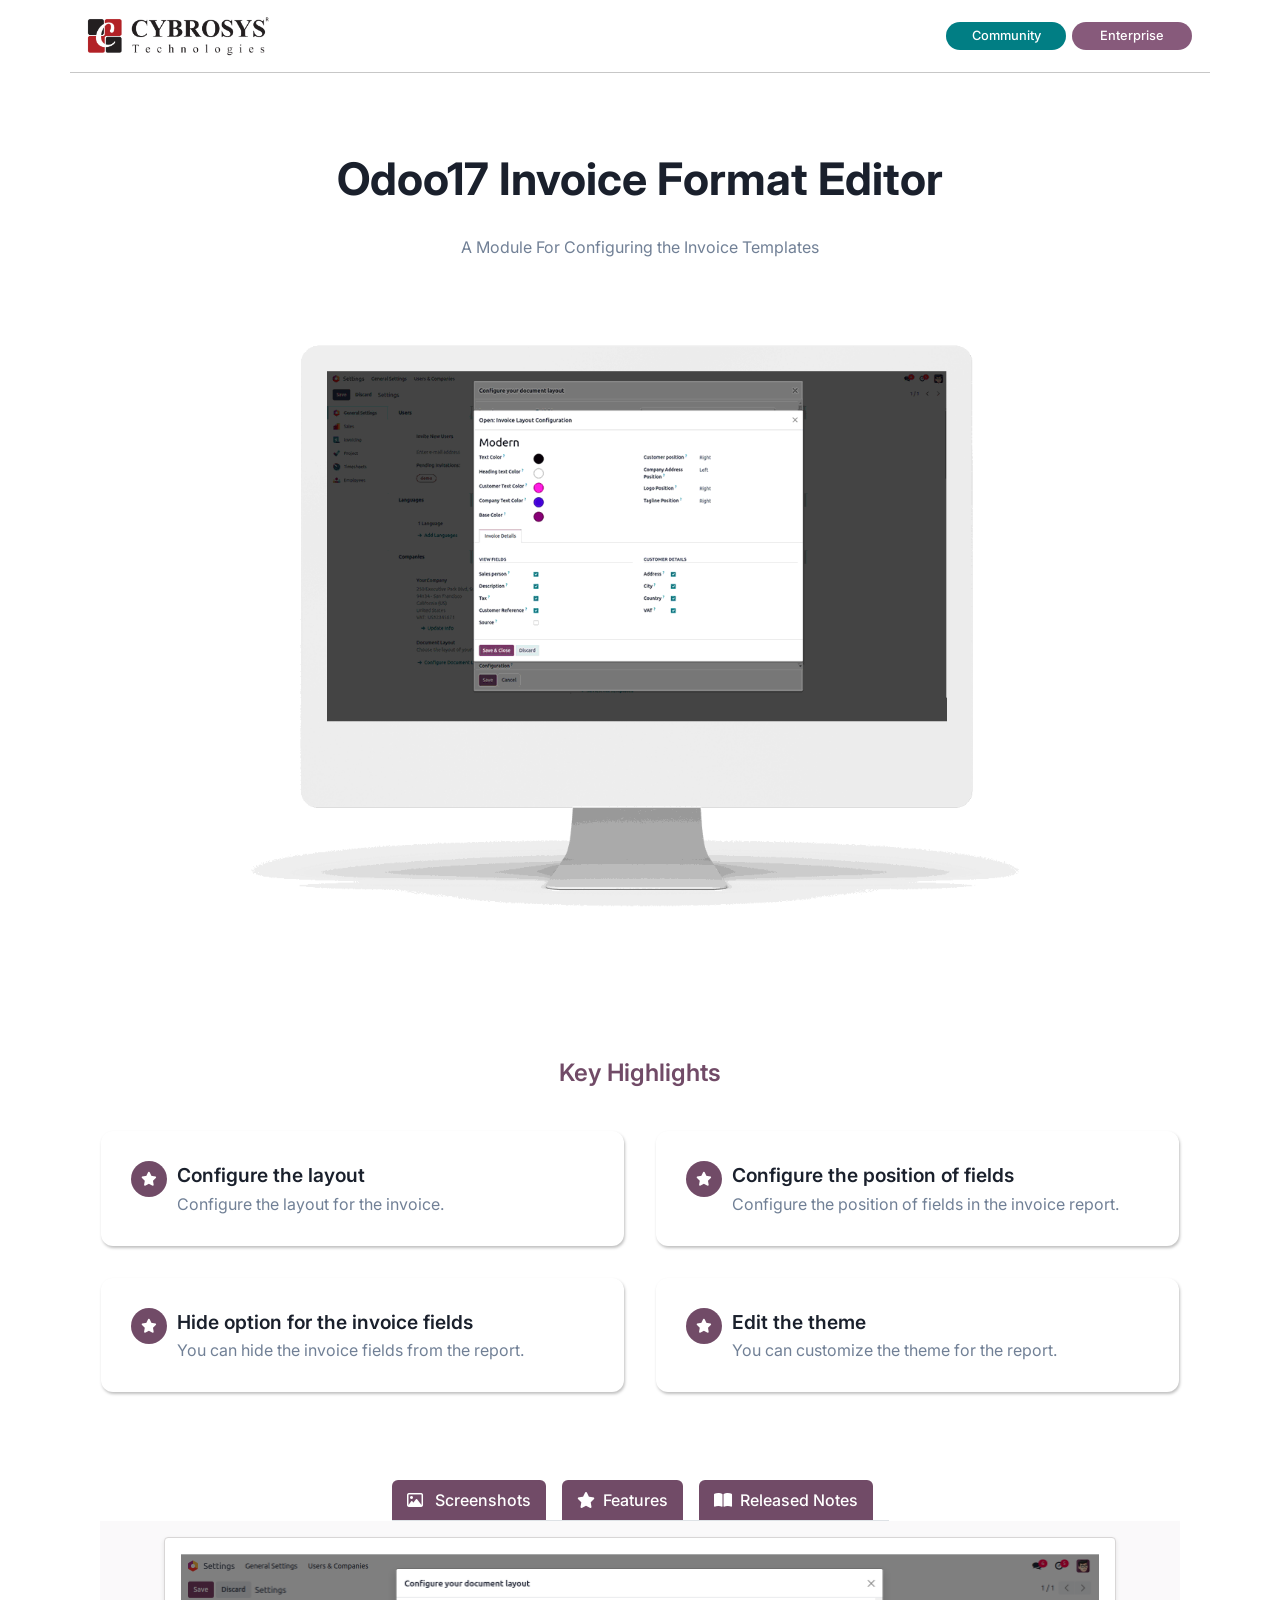
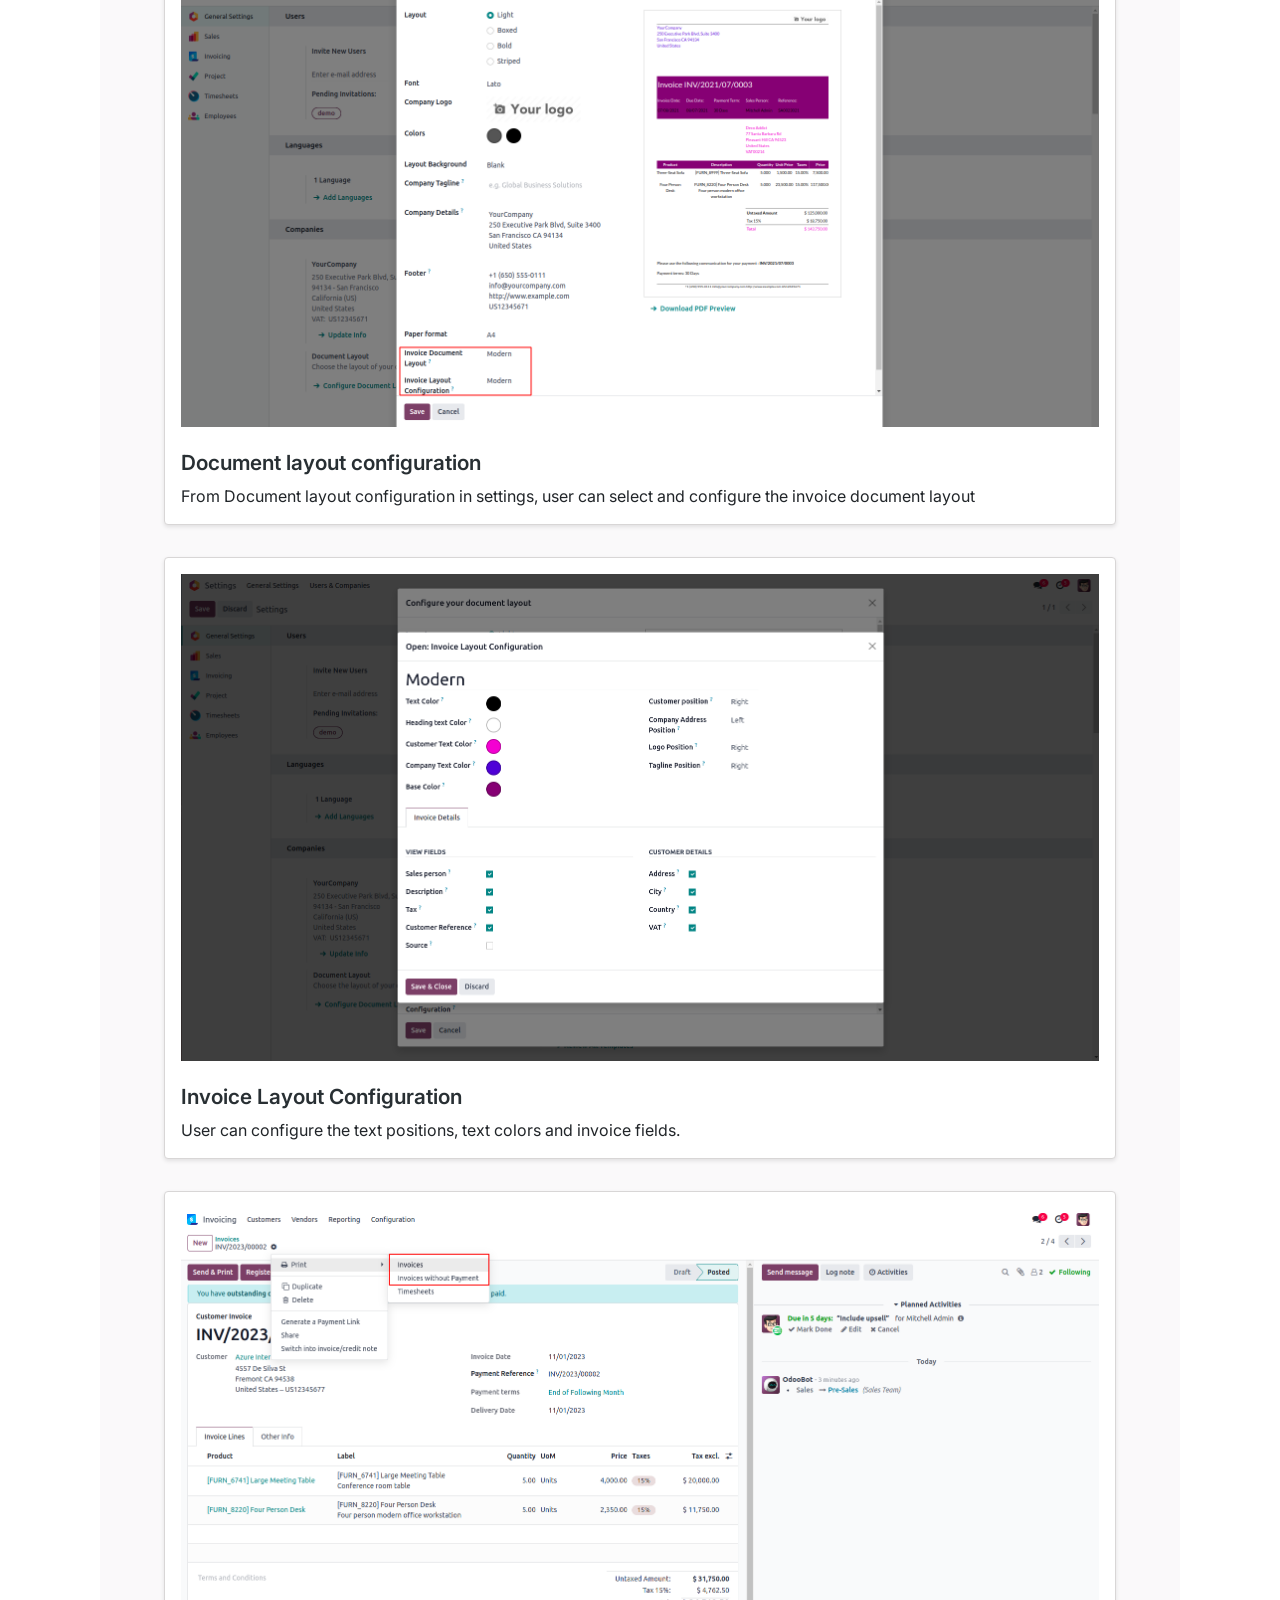
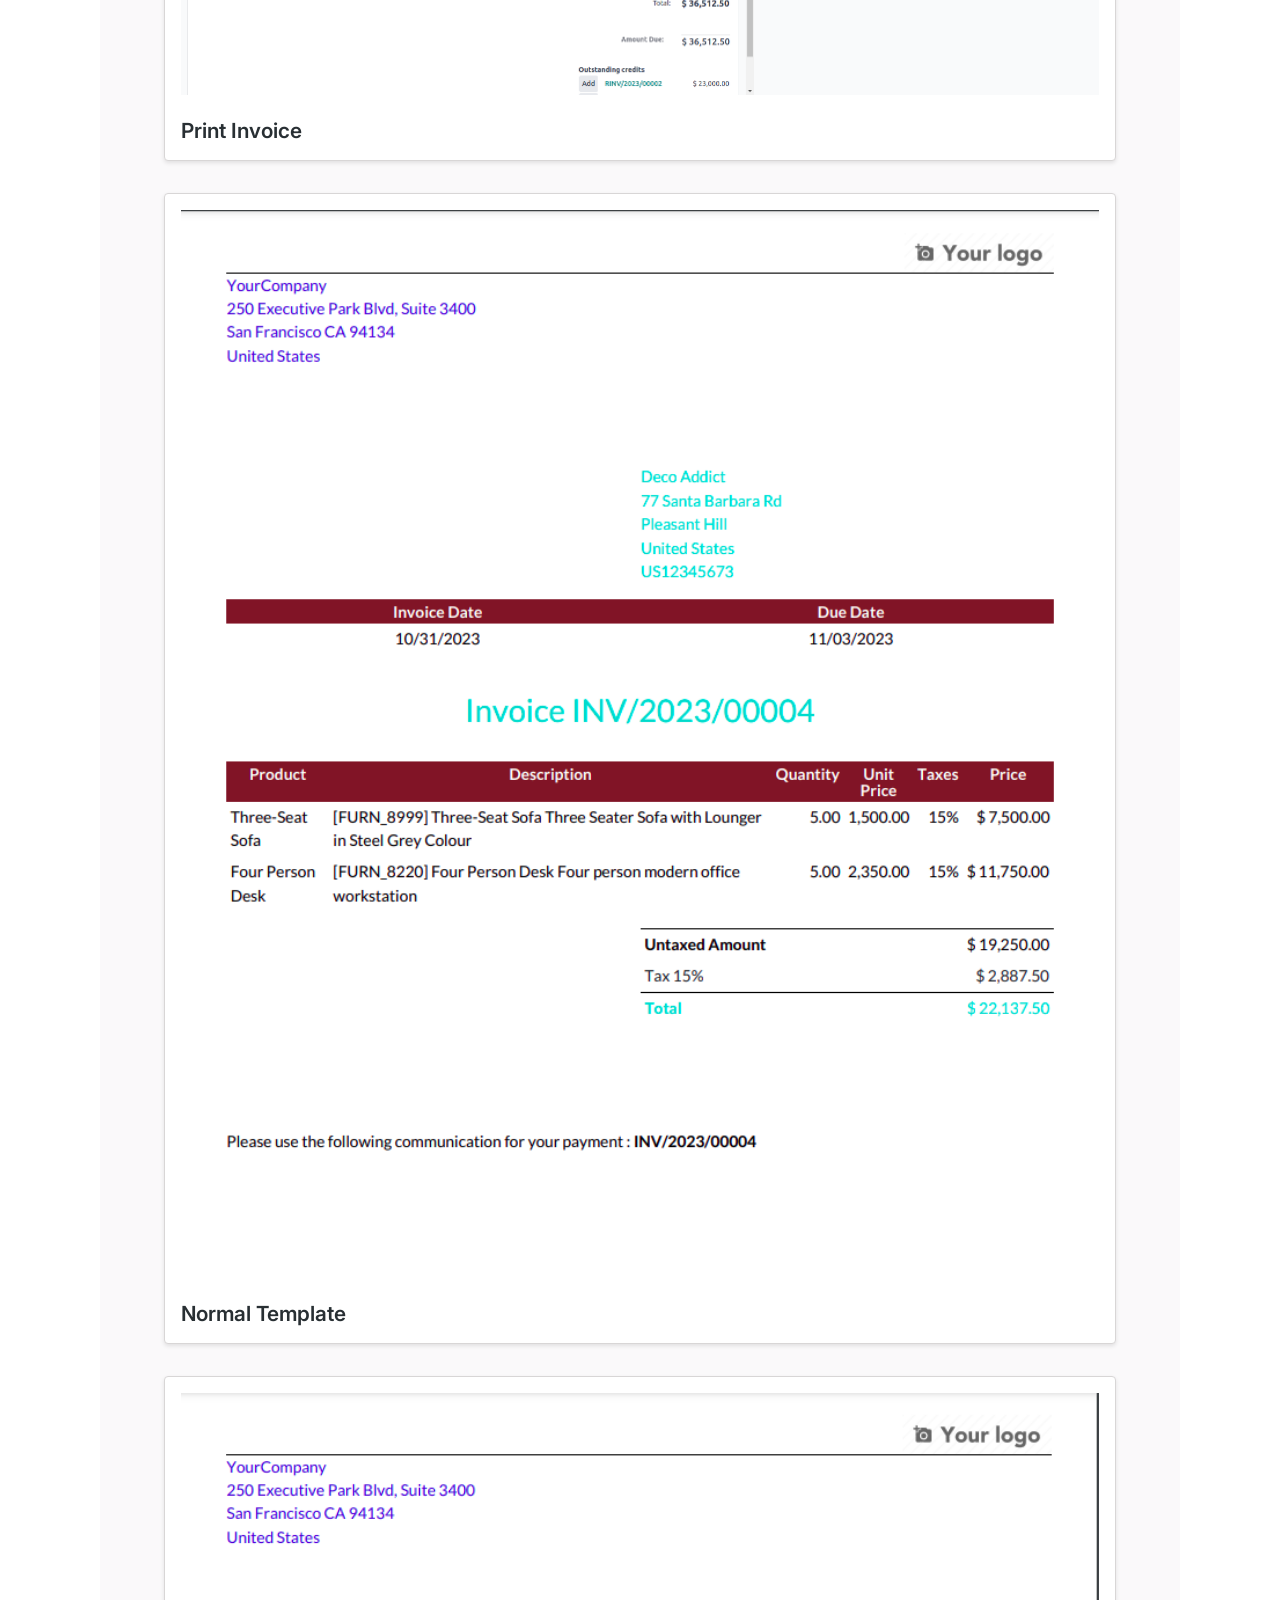
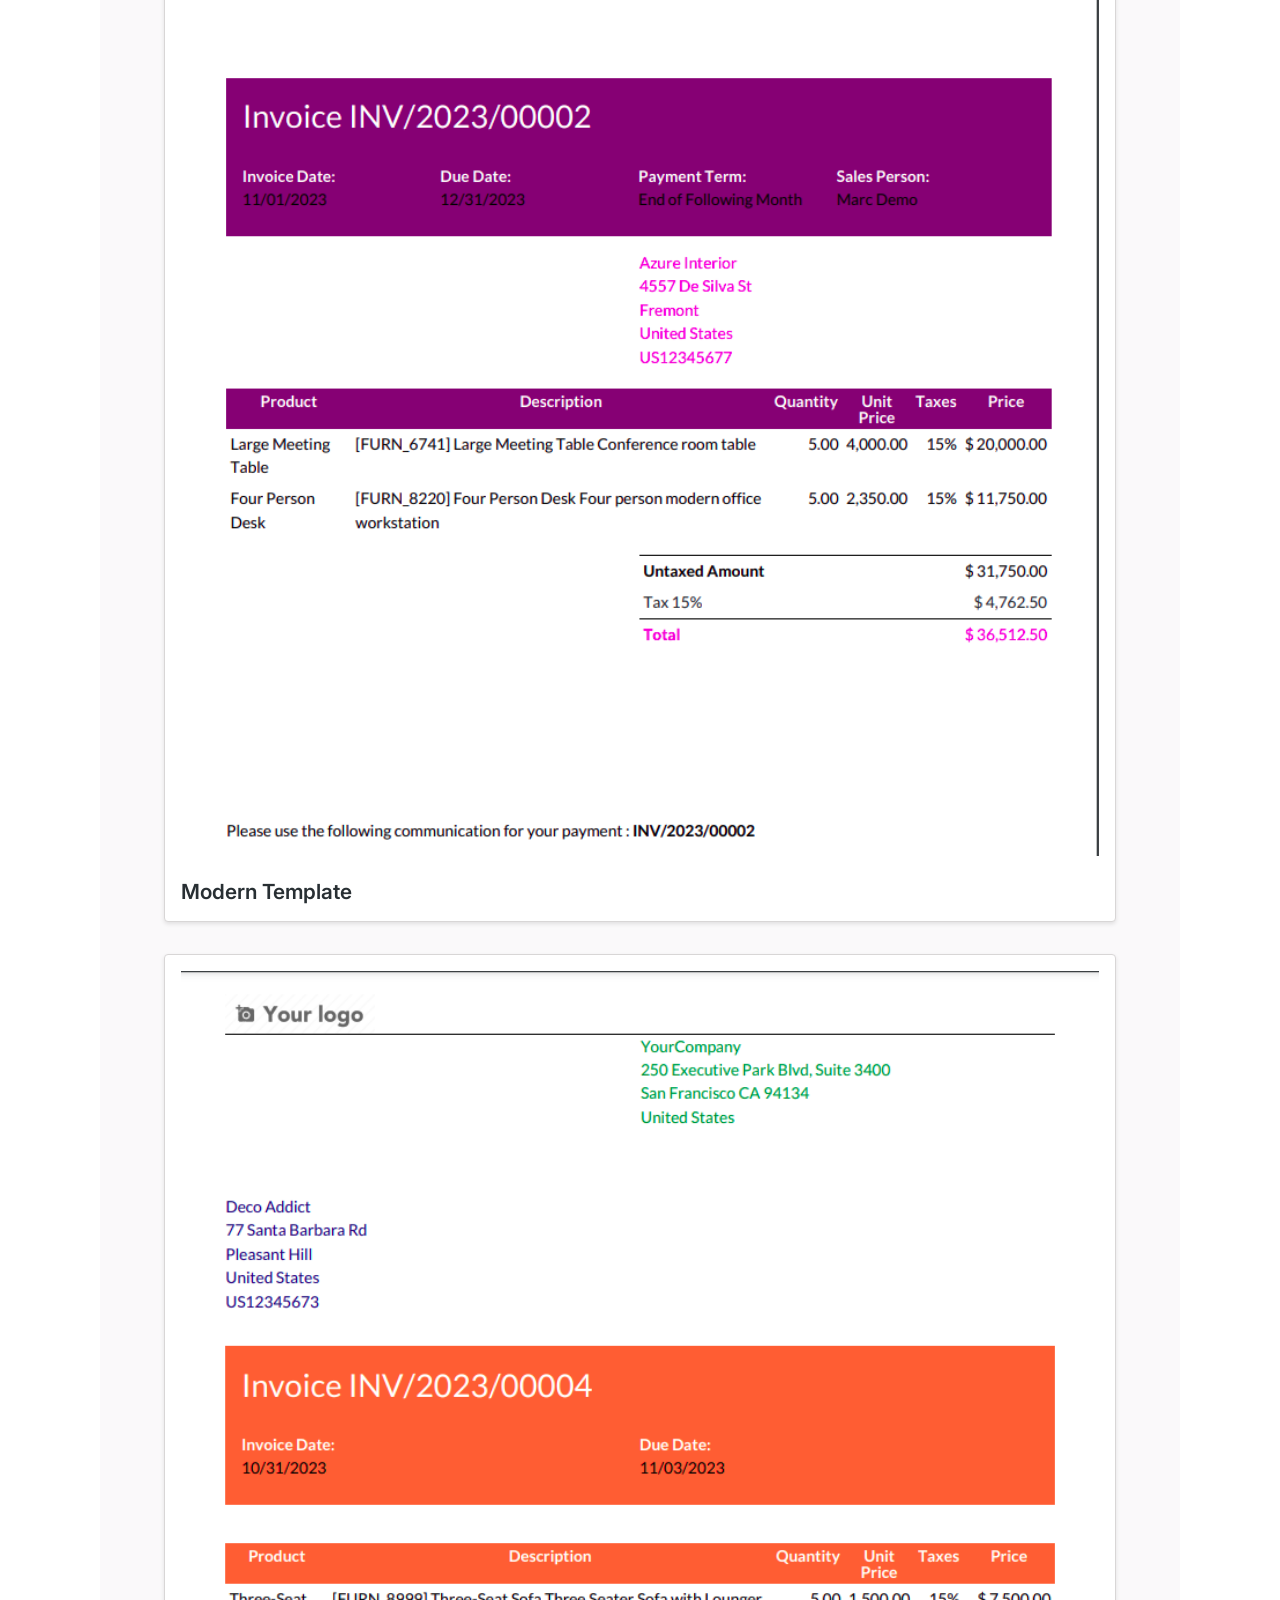
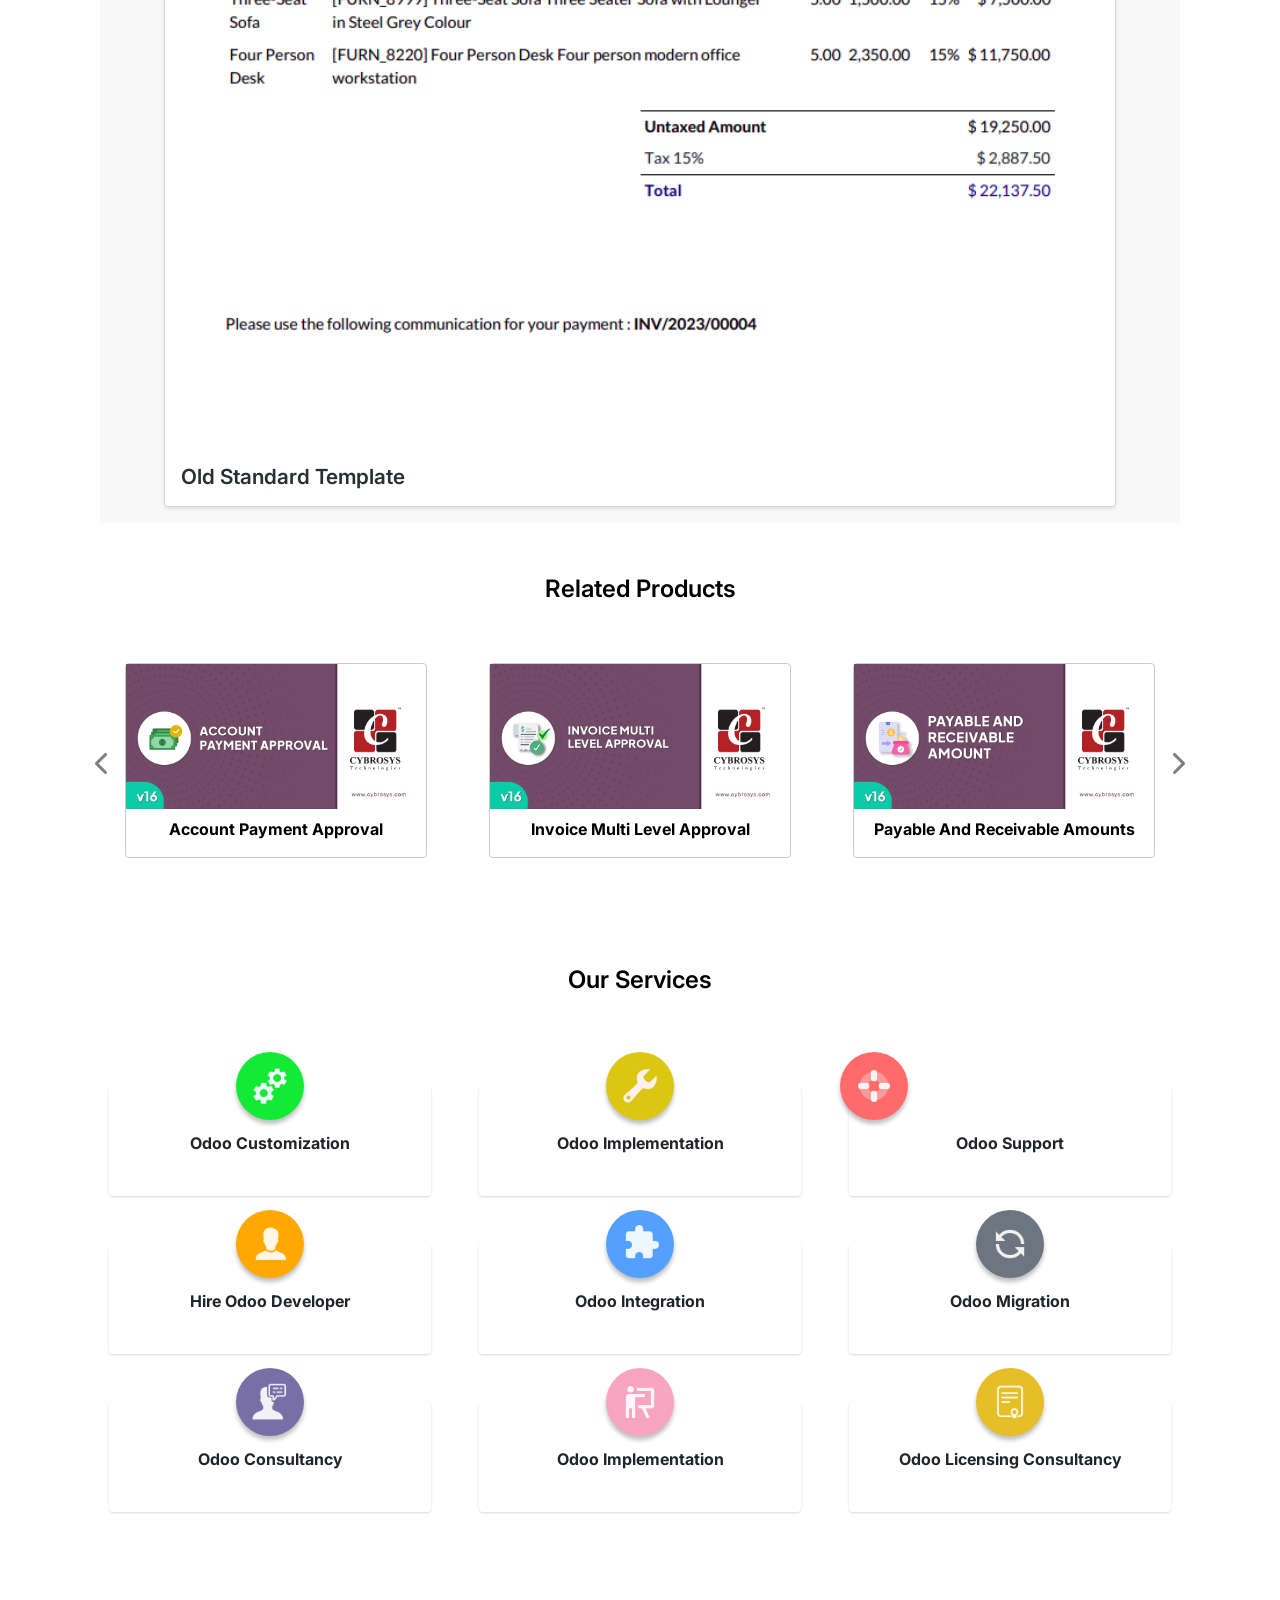
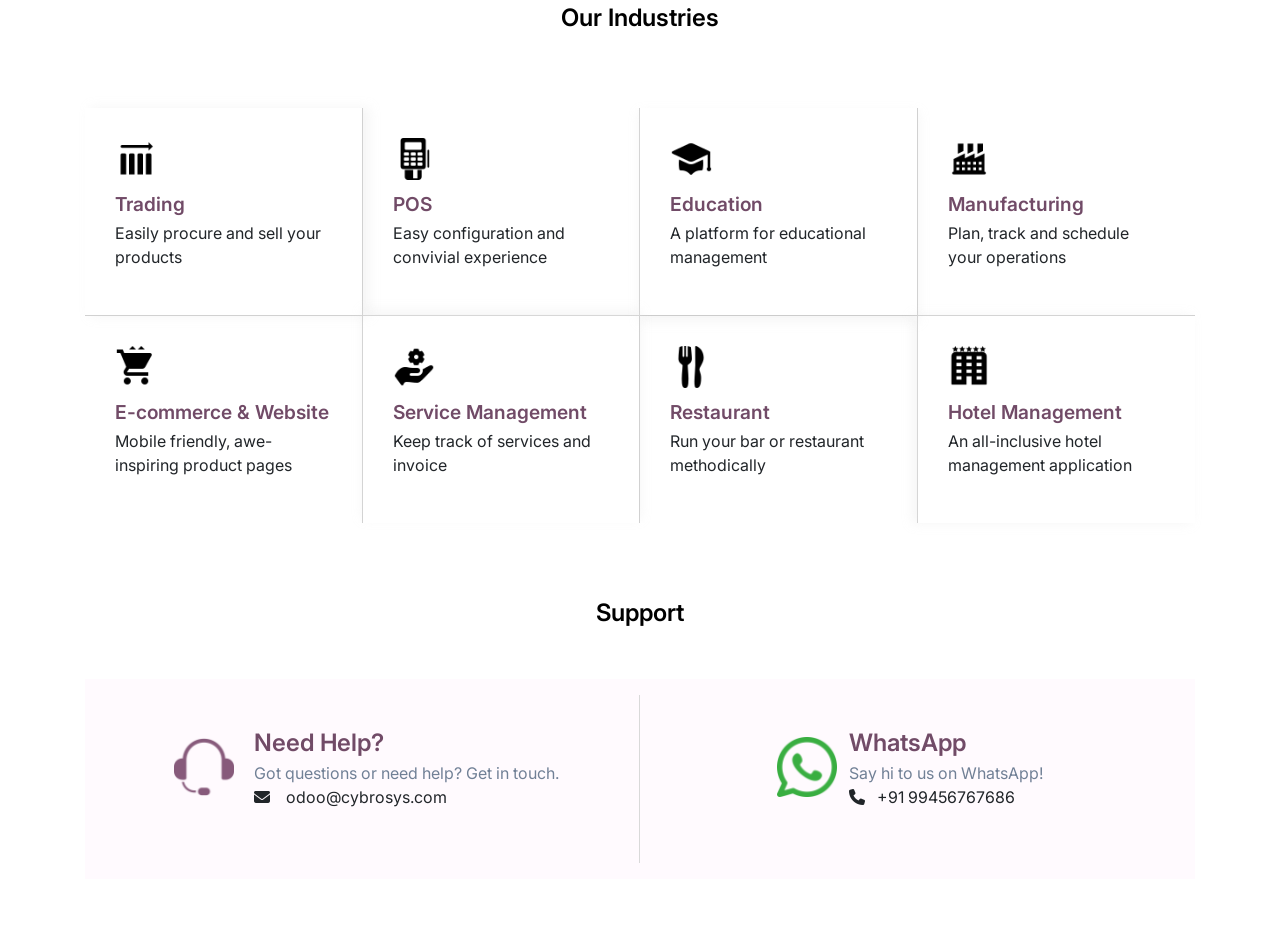
<file: invoice_format_editor/static/description/index.html>
<!DOCTYPE html>
<html lang="en">

<head>
    <meta charset="UTF-8">
    <meta name="viewport" content="width=device-width, initial-scale=1.0">
    <title>Invoice Format Editor</title>
    <!-- Bootstrap CSS -->
    <link rel="stylesheet" href="https://cdn.jsdelivr.net/npm/bootstrap@4.0.0/dist/css/bootstrap.min.css"
        integrity="sha384-Gn5384xqQ1aoWXA+058RXPxPg6fy4IWvTNh0E263XmFcJlSAwiGgFAW/dAiS6JXm" crossorigin="anonymous">
    <link rel="stylesheet" href="https://cdnjs.cloudflare.com/ajax/libs/font-awesome/6.2.1/css/all.min.css">
    <link rel="preconnect" href="https://fonts.googleapis.com">
    <link rel="preconnect" href="https://fonts.gstatic.com" crossorigin>
    <link href="https://fonts.googleapis.com/css2?family=Inter:wght@400;500;600;700;800&display=swap" rel="stylesheet">
</head>

<body>
    <section>
        <div class="container" style="font-family: 'Inter', sans-serif !important;background-color: #fff !important;">
            <div class="row">
                <div class="col-sm-12 col-md-12 col-lg-12 d-flex justify-content-between flex-wrap align-items-sm-center"
                    style="border-bottom:1px solid rgba(0, 0, 0, 0.22)">
                    <div class="my-3">
                        <img src="assets/misc/Cybrosys R.png" style="width:auto !important; height:40px !important">
                    </div>
                    <div class="my-3 d-flex align-items-center">
                        <div class="text-center"
                            style="background-color:#017E84 !important;font-size: 0.8rem !important; color:#fff !important; font-weight:500 !important; padding:4px !important; margin:0 3px !important; border-radius:50px !important; min-width: 120px !important;">
                            Community
                        </div>
                        <div class="text-center"
                            style="background-color:#875A7B !important; color:#fff !important;font-size: 0.8rem !important; font-weight:500 !important; padding:4px !important; margin:0 3px !important; border-radius:50px !important;min-width: 120px !important;">
                            Enterprise
                        </div>
                    </div>
                </div>
            </div>
            <div class="row">
                <div class="col-sm-12 col-md-12 col-lg-12 text-center d-flex align-items-center flex-column"
                    style="margin: 80px 0px !important;">
                    <h1 style="font-size: 2.8rem;font-weight: 700; color:
                    #1A202C;">
                        Odoo17 Invoice Format Editor</h1>
                    <p class="my-3 mb-4"
                        style="max-width: 80%; font-weight: 400 !important; line-height: 32px; color: #718096;">
                        A Module For Configuring the Invoice Templates
                    </p>
                    <div style="width: 80%; margin-top: 3rem;">
                        <img src="assets/screenshots/hero.gif" class="img-responsive" width="100%" height="auto">
                    </div>
                </div>
            </div>
            <div class="container mt-5 mb-5">
                <div class="col-lg-12 d-flex flex-column justify-content-center align-items-center mt-4">
                    <p class="m-0" style="font-weight: 600; font-size: 24px; color:#714b67 !important">
                        Key Highlights
                    </p>
                </div>
                <div class="row py-4">
                    <div class="col-md-6 col-sm-12 p-3">
                        <div class="d-flex  h-100" style="padding: 30px;border-radius: 12px !important;
                                    background-color: #FFF !important;
                                    box-shadow: 1px 2px 3px 0px rgba(0, 0, 0, 0.25) !important; ">
                            <div class="d-flex justify-content-center align-items-center" style="width: 36px !important; height: 36px !important; border-radius: 50% !important; background-color: #714B67 !important;
                                    margin-right: 10px !important; flex-shrink: 0 !important;">
                                <i class="fa fa-solid fa-star" style="color: #fff;font-size:14px;"></i>
                            </div>
                            <div>
                                <p style="color: #1A202C;font-weight: 600;
                                      font-size: 1.2rem; margin-bottom: 2px;">
                                    Configure the layout</p>
                                <p class="m-0" style="color:#718096">Configure the
                                    layout for the invoice.
                                </p>
                            </div>
                        </div>
                    </div>
                    <div class="col-md-6 col-sm-12 p-3">
                        <div class="d-flex   h-100" style="padding: 30px;border-radius: 12px !important;
                                    background-color: #FFF !important;
                                    box-shadow: 1px 2px 3px 0px rgba(0, 0, 0, 0.25) !important; ">
                            <div class="d-flex align-items-center justify-content-center" style="width: 36px !important; height: 36px !important; border-radius: 50% !important; background-color: #714B67 !important;
                                    margin-right: 10px !important; flex-shrink: 0 !important;">
                                <i class="fa fa-solid fa-star"
                                    style="color: #fff !important;font-size:14px !important;"></i>
                            </div>
                            <div>
                                <p style="color: #1A202C;font-weight: 600;
                                      font-size: 1.2rem; margin-bottom: 2px;">
                                    Configure the position of fields</p>
                                <p class="m-0" style="color:#718096">Configure the
                                    position of fields in the invoice report.
                                </p>
                            </div>
                        </div>
                    </div>
                    <div class="col-md-6 col-sm-12 p-3">
                        <div class="d-flex h-100" style="padding: 30px;border-radius: 12px !important;
                                    background-color: #FFF !important;
                                    box-shadow: 1px 2px 3px 0px rgba(0, 0, 0, 0.25) !important; ">
                            <div class="d-flex align-items-center justify-content-center" style="width: 36px !important; height: 36px !important; border-radius: 50% !important; background-color: #714B67 !important;
                                    margin-right: 10px !important; flex-shrink: 0 !important;">
                                <i class="fa fa-solid fa-star" style="color: #fff;font-size:14px;"></i>
                            </div>
                            <div>
                                <p style="color: #1A202C;font-weight: 600;
                                      font-size: 1.2rem; margin-bottom: 2px;">
                                    Hide option for the invoice fields</p>
                                <p class="m-0" style="color:#718096">You can hide
                                    the invoice fields from the report.
                                </p>
                            </div>
                        </div>
                    </div>
                    <div class="col-md-6 col-sm-12 p-3">
                        <div class="d-flex h-100" style="padding: 30px;border-radius: 12px !important;
                                    background-color: #FFF !important;
                                    box-shadow: 1px 2px 3px 0px rgba(0, 0, 0, 0.25) !important;">
                            <div class="d-flex justify-content-center align-items-center" style="width: 36px; height: 36px; border-radius: 50% !important; background-color: #714B67 !important;
                                    margin-right: 10px !important; flex-shrink: 0; ">
                                <i class="fa fa-solid fa-star" style="color: #fff !important;font-size:14px;"></i>
                            </div>
                            <div>
                                <p style="color: #1A202C;font-weight: 600;
                                      font-size: 1.2rem; margin-bottom: 2px;">
                                    Edit the theme</p>
                                <p class="m-0" style="color:#718096">You can
                                    customize the theme for the report.
                                </p>
                            </div>
                        </div>
                    </div>
                </div>
            </div>
            <div class="container rounded">
                <ul class="nav nav-tabs d-flex " style="width: fit-content;margin: 0 auto;">
                    <li class="col text-center py-2 text-nowrap "
                        style="color: #fff; background-color: #714B67;border-radius: 6px 6px 0px 0px;margin-right: 1rem !important;">
                        <a class="active show" data-toggle="tab" href="#tab1"
                            style="color: #fff;font-weight: 500; background-color: #714B67; text-decoration: none;">
                            <i class="fa fa-regular fa-image  pr-2" style="color: #fff;"></i>
                            Screenshots</a>
                    </li>
                    <li class="col text-center py-2 text-nowrap "
                        style="color: #fff; background-color: #714B67;border-radius: 6px 6px 0px 0px;margin-right: 1rem !important;">
                        <a data-toggle="tab" href="#tab2"
                            style="color: #fff;font-weight: 500;  text-decoration: none;"><i
                                class="fa fa-solid fa-star  pr-2" style="color: #fff;"></i>Features</a>
                    </li>
                    <li class="col text-center py-2 text-nowrap "
                        style="color: #fff; background-color: #714B67;border-radius: 6px 6px 0px 0px;margin-right: 1rem !important;">
                        <a data-toggle="tab" href="#tab3"
                            style="color: #fff;font-weight: 500; text-decoration: none; background-color: #714B67;"><i
                                class="fa fa-solid fa-book-open  pr-2" style="color: #fff;"></i>Released Notes</a>
                    </li>
                </ul>
                <div class="tab-content" style="background-color: rgba(121, 113, 119, 0.04) !important;">
                    <div id="tab1" class="tab-pane fade in active show">
                        <div class="col-lg-12 py-2" style="padding: 1rem 4rem !important;">
                            <div
                                style="border: 1px solid #d8d6d6; border-radius: 4px; background: #fff; box-shadow: 0 2px 4px rgba(0, 0, 0, 0.1) !important;">
                                <div class="row justify-content-center p-3 w-100 m-0">
                                    <img src="assets/screenshots/screenshot1.png" class="img-responsive" width="100%"
                                        height="auto">
                                </div>
                                <div class="px-3">
                                    <h4 class="mt-2"
                                        style=" font-weight:600 !important; color:#282F33 !important; font-size:1.3rem !important">
                                        Document layout configuration</h4>
                                    <p>From Document layout configuration in
                                        settings, user can select and configure the
                                        invoice document layout
                                    </p>
                                </div>
                            </div>
                        </div>
                        <div class="col-lg-12 py-2" style="padding: 1rem 4rem !important;">
                            <div
                                style="border: 1px solid #d8d6d6; border-radius: 4px;  background: #fff; box-shadow: 0 2px 4px rgba(0, 0, 0, 0.1) !important;">
                                <div class="row justify-content-center p-3 w-100 m-0">
                                    <img src="assets/screenshots/screenshot2.png" class="img-responsive" width="100%"
                                        height="auto">
                                </div>
                                <div class="px-3">
                                    <h4 class="mt-2"
                                        style=" font-weight:600 !important; color:#282F33 !important; font-size:1.3rem !important">
                                        Invoice Layout Configuration</h4>
                                    <p>User can configure the text positions, text
                                        colors and invoice fields.</p>
                                </div>
                            </div>
                        </div>
                        <div class="col-lg-12 py-2" style="padding: 1rem 4rem !important;">
                            <div
                                style="border: 1px solid #d8d6d6; border-radius: 4px;  background: #fff; box-shadow: 0 2px 4px rgba(0, 0, 0, 0.1) !important;">
                                <div class="row justify-content-center p-3 w-100 m-0">
                                    <img src="assets/screenshots/screenshot3.png" class="img-responsive" width="100%"
                                        height="auto">
                                </div>
                                <div class="px-3">
                                    <h4 class="mt-2 mb-3"
                                        style=" font-weight:600 !important; color:#282F33 !important; font-size:1.3rem !important">
                                        Print Invoice</h4>
                                </div>
                            </div>
                        </div>
                        <div class="col-lg-12 py-2" style="padding: 1rem 4rem !important;">
                            <div
                                style="border: 1px solid #d8d6d6; border-radius: 4px;  background: #fff; box-shadow: 0 2px 4px rgba(0, 0, 0, 0.1) !important;">
                                <div class="row justify-content-center p-3 w-100 m-0">
                                    <img src="assets/screenshots/screenshot5.png" class="img-responsive" width="100%"
                                        height="auto">
                                </div>
                                <div class="px-3">
                                    <h4 class="mt-2  mb-3"
                                        style=" font-weight:600 !important; color:#282F33 !important; font-size:1.3rem !important">
                                        Normal Template</h4>
                                </div>
                            </div>
                        </div>
                        <div class="col-lg-12 py-2" style="padding: 1rem 4rem !important;">
                            <div
                                style="border: 1px solid #d8d6d6; border-radius: 4px;  background: #fff; box-shadow: 0 2px 4px rgba(0, 0, 0, 0.1) !important;">
                                <div class="row justify-content-center p-3 w-100 m-0">
                                    <img src="assets/screenshots/screenshot4.png" class="img-responsive" width="100%"
                                        height="auto">
                                </div>
                                <div class="px-3">
                                    <h4 class="mt-2  mb-3"
                                        style=" font-weight:600 !important; color:#282F33 !important; font-size:1.3rem !important">
                                        Modern Template</h4>
                                </div>
                            </div>
                        </div>
                        <div class="col-lg-12 py-2" style="padding: 1rem 4rem !important;">
                            <div
                                style="border: 1px solid #d8d6d6; border-radius: 4px;  background: #fff; box-shadow: 0 2px 4px rgba(0, 0, 0, 0.1) !important;">
                                <div class="row justify-content-center p-3 w-100 m-0">
                                    <img src="assets/screenshots/screenshot6.png" class="img-responsive" width="100%"
                                        height="auto">
                                </div>
                                <div class="px-3">
                                    <h4 class="mt-2  mb-3"
                                        style=" font-weight:600 !important; color:#282F33 !important; font-size:1.3rem !important">
                                        Old Standard Template</h4>
                                </div>
                            </div>
                        </div>
                    </div>
                    <div id="tab2" class="tab-pane fade">
                        <div class="col-12" style="padding: 1rem 4rem;">
                            <ul class="list-unstyled" style="list-style: none; padding: 1rem 0;font-weight: 500;">
                                <li class="py-3"
                                    style="font-weight: 500;background-color: #fff; border-radius: 4px; padding: 1rem; margin-bottom: 1rem; box-shadow: 0 2px 4px rgba(0, 0, 0, 0.1) !important;">
                                    <span style="margin-right: 12px;"><img src="assets/misc/star (1) 2.svg" alt=""
                                            width="16px"></span>Configure the
                                    layout
                                </li>
                                <li class="py-3"
                                    style="font-weight: 500;background-color: #fff; border-radius: 4px; padding: 1rem; margin-bottom: 1rem; box-shadow: 0 2px 4px rgba(0, 0, 0, 0.1) !important;">
                                    <span style="margin-right: 12px;"><img src="assets/misc/star (1) 2.svg" alt=""
                                            width="16px"></span>Configure the
                                    position of fields
                                </li>
                                <li class="py-3"
                                    style="font-weight: 500;background-color: #fff; border-radius: 4px; padding: 1rem; margin-bottom: 1rem; box-shadow: 0 2px 4px rgba(0, 0, 0, 0.1) !important;">
                                    <span style="margin-right: 12px;"><img src="assets/misc/star (1) 2.svg" alt=""
                                            width="16px"></span>Hide option for
                                    the invoice fields
                                </li>
                                <li class="py-3"
                                    style="font-weight: 500;background-color: #fff; border-radius: 4px; padding: 1rem; margin-bottom: 1rem; box-shadow: 0 2px 4px rgba(0, 0, 0, 0.1) !important;">
                                    <span style="margin-right: 12px;"><img src="assets/misc/star (1) 2.svg" alt=""
                                            width="16px"></span>Edit the theme
                                </li>
                            </ul>
                        </div>
                    </div>
                    <div id="tab3" class="tab-pane fade">
                        <div class="col-lg-12 active" style="padding: 1rem 4rem;">
                            <div class="py-3"
                                style="font-weight: 500;background-color: #fff !important; border-radius: 4px !important; padding: 1rem; box-shadow: 0 2px 4px rgba(0, 0, 0, 0.1) !important;">
                                <div class="d-flex mb-3" style="font-size: 0.8rem; font-weight: 500;"><span>Version
                                        17.0.1.0.0</span><span class="px-2">|</span><span
                                        style="color: #714B67;font-weight: 600;">Released on:3rd November 2023</span>
                                </div>
                                <p class="m-0"
                                    style=" color:#718096!important; font-size:1rem !important;line-height: 28px;">

                                    Initial Commit for Invoice Format Editor.</p>
                            </div>
                        </div>
                    </div>
                </div>
            </div>
            <div class="container mt-5">
                <div class="col-lg-12 d-flex flex-column justify-content-center align-items-center mt-5">
                    <p class="m-0" style="font-weight: 600; font-size: 24px; color:#000 !important">
                        Related Products</p>
                </div>
            </div>
            <div id="myCarousel" class="carousel slide py-3" data-ride="carousel">
                <div class="carousel-inner">
                    <div class="carousel-item active">
                        <div class="row p-4">
                            <div class="col-4">
                                <div class="p-3">
                                    <a href="https://apps.odoo.com/apps/modules/16.0/account_payment_approval/#"
                                        style="color: #000; text-decoration: none;">
                                        <div style="border:1px solid #CBCBCB !important;border-radius: 4px !important;">
                                            <div style="width: 290px; ">
                                                <img src="assets/modules/1.png" alt="" width="100%" height="auto">

                                            </div>
                                            <p class="text-center pt-2 text-black font-weight-bold">
                                                Account Payment Approval</p>
                                        </div>
                                    </a>
                                </div>
                            </div>
                            <div class="col-4">
                                <div class="p-3">
                                    <a href="https://apps.odoo.com/apps/modules/16.0/invoice_multi_approval/"
                                        style="color: #000; text-decoration: none;">
                                        <div style="border:1px solid #CBCBCB !important;border-radius: 4px;">
                                            <div style="width: 290px; ">
                                                <img src="assets/modules/2.png" alt="" width="100%" height="auto">

                                            </div>
                                            <p class="text-center pt-2 text-black font-weight-bold">
                                                Invoice Multi Level Approval</p>
                                        </div>
                                    </a>
                                </div>
                            </div>
                            <div class="col-4">
                                <div class="p-3">
                                    <a href="https://apps.odoo.com/apps/modules/16.0/total_payable_receivable/#"
                                        style="color: #000; text-decoration: none;">
                                        <div style="border:1px solid #CBCBCB !important;border-radius: 4px;">
                                            <div style="width: 290px; ">
                                                <img src="assets/modules/3.png" alt="" width="100%" height="auto">

                                            </div>
                                            <p class="text-center pt-2 text-black font-weight-bold">
                                                Payable And Receivable Amounts</p>
                                        </div>
                                    </a>
                                </div>
                            </div>
                        </div>
                    </div>
                    <div class="carousel-item">
                        <div class="row p-4">
                            <div class="col-4">
                                <div class="p-3">
                                    <a href="https://apps.odoo.com/apps/modules/16.0/multiple_payment_for_outstanding_dues/"
                                        style="color: #000; text-decoration: none;">
                                        <div style="border:1px solid #CBCBCB !important;border-radius: 4px;">
                                            <div style="width: 290px; ">
                                                <img src="assets/modules/4.jpg" alt="" width="100%" height="auto">

                                            </div>
                                            <p class="text-center pt-2 text-black font-weight-bold">
                                                Multiple Payment For Outstanding
                                                Dues</p>
                                        </div>
                                    </a>
                                </div>
                            </div>
                            <div class="col-4">
                                <div class="p-3">
                                    <a href="https://apps.odoo.com/apps/modules/16.0/invoice_mini_dashboard/"
                                        style="color: #000; text-decoration: none;">
                                        <div style="border:1px solid #CBCBCB !important;border-radius: 4px;">
                                            <div style="width: 290px;">
                                                <img src="assets/modules/5.png" alt="" width="100%" height="auto">

                                            </div>
                                            <p class="text-center pt-2 text-black font-weight-bold">
                                                Invoice Mini Dashboard</p>
                                        </div>
                                    </a>
                                </div>
                            </div>
                            <div class="col-4">
                                <div class="p-3">
                                    <a href="https://apps.odoo.com/apps/modules/16.0/account_move_multi_cancel/"
                                        style="color: #000; text-decoration: none;">
                                        <div style="border:1px solid #CBCBCB !important;border-radius: 4px;">
                                            <div style="width: 290px;">
                                                <img src="assets/modules/6.png" alt="" width="100%" height="auto">
                                            </div>
                                            <p class="text-center pt-2 text-black font-weight-bold">
                                                Mass Journal Entry Cancel
                                            </p>
                                        </div>
                                    </a>
                                </div>
                            </div>
                        </div>
                    </div>
                </div>
                <a class="carousel-control-prev" href="#myCarousel" data-slide="prev" style="width: 35px; color: #000;">
                    <span class="carousel-control-prev-icon">
                        <i class="fa fa-chevron-left" style="font-size: 24px;"></i>
                    </span>
                </a>
                <a class="carousel-control-next" href="#myCarousel" data-slide="next" style="width: 35px; color: #000;">
                    <span class="carousel-control-next-icon">
                        <i class="fa fa-chevron-right" style="font-size: 24px;"></i>
                    </span>
                </a>
            </div>
            <div class="container mt-5">
                <div class="col-lg-12 d-flex flex-column justify-content-center align-items-center mt-4">
                    <p class="m-0" style="font-weight: 600; font-size: 24px; color:#000 !important">
                        Our Services</p>

                </div>
            </div>
            <div class="container my-5">
                <div class="row py-3">
                    <div class="col-md-4 col-sm-6 px-4 py-4">
                        <div class="position-relative"
                            style="background-color: #fff; padding: 25px; text-align: center;  box-shadow: rgba(0, 0, 0, 0.1) 0px 1px 3px 0px, rgba(0, 0, 0, 0.06) 0px 1px 2px 0px !important; position: relative !important;border-radius: 4px !important;">
                            <div class="position-absolute"
                                style="position: absolute !important; top: 0% !important; left: 50% !important; transform: translate(-50%, -50%) !important;">
                                <div
                                    style="background-color:#13EA36 ; border-radius: 50%; padding: 15px;    width: 68px;
                                    height: 68px; display: inline-block; box-shadow:0px 4px 4px rgba(0, 0, 0, 0.25) !important;">
                                    <img src="assets/icons/cogs.png" alt="service-icon" width="38px" height="auto">
                                </div>
                            </div>
                            <p style="margin-top: 20px; font-weight: bold;">Odoo
                                Customization</p>
                        </div>
                    </div>
                    <div class="col-md-4 col-sm-6 px-4 py-4">
                        <div class="position-relative"
                            style="background-color: #fff; padding: 25px; text-align: center; box-shadow: rgba(0, 0, 0, 0.1) 0px 1px 3px 0px, rgba(0, 0, 0, 0.06) 0px 1px 2px 0px !important; position: relative;border-radius: 4px;">
                            <div class="position-absolute"
                                style="position: absolute !important; top: 0% !important; left: 50% !important; transform: translate(-50%, -50%) !important;">
                                <div
                                    style="background-color:#DBC711; border-radius: 50%; padding: 15px;    width: 68px;
                                    height: 68px; display: inline-block; box-shadow:0px 4px 4px rgba(0, 0, 0, 0.25) !important;">
                                    <img src="assets/icons/wrench.png" alt="service-icon" width="38px" height="auto">
                                </div>
                            </div>
                            <p style="margin-top: 20px; font-weight: bold;">Odoo
                                Implementation</p>
                        </div>
                    </div>
                    <div class="col-md-4 col-sm-6 px-4 py-4">
                        <div class="position-relative"
                            style="background-color: #fff; padding: 25px; text-align: center;  box-shadow: rgba(0, 0, 0, 0.1) 0px 1px 3px 0px, rgba(0, 0, 0, 0.06) 0px 1px 2px 0px !important; position: relative !important; border-radius: 4px;">
                            <div class="position-absolute"
                                style="position: absolute !important; top: 0% !important; left: 50% !; transform: translate(-50%, -50%) !important;">
                                <div
                                    style="background-color:#FF6B6B ; border-radius: 50%; padding: 15px;    width: 68px;
                                    height: 68px; display: inline-block; box-shadow:0px 4px 4px rgba(0, 0, 0, 0.25) !important;">
                                    <img src="assets/icons/lifebuoy.png" alt="service-icon" width="38px" height="auto">
                                </div>
                            </div>
                            <p style="margin-top: 20px; font-weight: bold;">Odoo
                                Support</p>
                        </div>
                    </div>
                    <div class="col-md-4 col-sm-6 px-4 py-4">
                        <div class="position-relative"
                            style="background-color: #fff; padding: 25px; text-align: center; box-shadow: rgba(0, 0, 0, 0.1) 0px 1px 3px 0px, rgba(0, 0, 0, 0.06) 0px 1px 2px 0px !important; position: relative !important; border-radius: 4px;">
                            <div class="position-absolute"
                                style="position: absolute !important; top: 0% !important; left: 50% !important; transform: translate(-50%, -50%) !important;">
                                <div
                                    style="background-color:#FFA801 ; border-radius: 50%; padding: 15px;    width: 68px;
                                    height: 68px; display: inline-block; box-shadow:0px 4px 4px rgba(0, 0, 0, 0.25) !important;">
                                    <img src="assets/icons/user.png" alt="service-icon" width="38px" height="auto">
                                </div>
                            </div>
                            <p style="margin-top: 20px; font-weight: bold;">Hire
                                Odoo Developer</p>
                        </div>
                    </div>
                    <div class="col-md-4 col-sm-6 px-4 py-4">
                        <div class="position-relative"
                            style="background-color: #fff; padding: 25px; text-align: center;  box-shadow: rgba(0, 0, 0, 0.1) 0px 1px 3px 0px, rgba(0, 0, 0, 0.06) 0px 1px 2px 0px !important; position: relative !important; border-radius: 4px;">

                            <div
                                style="position: absolute !important; top: 0% !important; left: 50% !important; transform: translate(-50%, -50%) !important;">
                                <div
                                    style="background-color:#54A0FF !important; border-radius: 50% !important; padding: 15px;width: 68px;
                                    height: 68px; display: inline-block; box-shadow:0px 4px 4px rgba(0, 0, 0, 0.25) !important;">
                                    <img src="assets/icons/puzzle.png" alt="service-icon" width="38px" height="auto">
                                </div>
                            </div>
                            <p style="margin-top: 20px; font-weight: bold;">Odoo
                                Integration</p>
                        </div>
                    </div>
                    <div class="col-md-4 col-sm-6 px-4 py-4">
                        <div class="position-relative"
                            style="background-color: #fff; padding: 25px; text-align: center;  box-shadow: rgba(0, 0, 0, 0.1) 0px 1px 3px 0px, rgba(0, 0, 0, 0.06) 0px 1px 2px 0px !important; position: relative !important;border-radius: 4px;">
                            <div class="position-absolute"
                                style="position: absolute !important; top: 0% !important; left: 50% !important; transform: translate(-50%, -50%) !important;">
                                <div
                                    style="background-color:#6D7680 ; border-radius: 50%; padding: 15px;    width: 68px;
                                    height: 68px; display: inline-block; box-shadow:0px 4px 4px rgba(0, 0, 0, 0.25) !important;">
                                    <img src="assets/icons/update.png" alt="service-icon" width="38px" height="auto">
                                </div>
                            </div>
                            <p style="margin-top: 20px; font-weight: bold;">Odoo
                                Migration</p>
                        </div>
                    </div>
                    <div class="col-md-4 col-sm-6 px-4 py-4">
                        <div class="position-relative"
                            style="background-color: #fff; padding: 25px; text-align: center;  box-shadow: rgba(0, 0, 0, 0.1) 0px 1px 3px 0px, rgba(0, 0, 0, 0.06) 0px 1px 2px 0px !important; position: relative !important;border-radius: 4px;">
                            <div class="position-absolute"
                                style="position: absolute; top: 0% !important; left: 50% !important; transform: translate(-50%, -50%) !important;">
                                <div
                                    style="background-color:#786FA6 ; border-radius: 50%; padding: 15px;    width: 68px;
                                    height: 68px; display: inline-block; box-shadow:0px 4px 4px rgba(0, 0, 0, 0.25) !important;">
                                    <img src="assets/icons/consultation.png" alt="service-icon" width="38px"
                                        height="auto">
                                </div>
                            </div>
                            <p style="margin-top: 20px; font-weight: bold;">Odoo
                                Consultancy</p>
                        </div>
                    </div>
                    <div class="col-md-4 col-sm-6 px-4 py-4">
                        <div class="position-relative"
                            style="background-color: #fff; padding: 25px; text-align: center; box-shadow: rgba(0, 0, 0, 0.1) 0px 1px 3px 0px, rgba(0, 0, 0, 0.06) 0px 1px 2px 0px !important;position: relative;border-radius: 4px;">
                            <div class="position-absolute"
                                style="position: absolute; top: 0% !important; left: 50% !important; transform: translate(-50%, -50%) !important;">
                                <div
                                    style="background-color:#F8A5C2 ; border-radius: 50%; padding: 15px;    width: 68px;
                                    height: 68px; display: inline-block; box-shadow:0px 4px 4px rgba(0, 0, 0, 0.25) !important;">
                                    <img src="assets/icons/training.png" alt="service-icon" width="38px" height="auto">
                                </div>
                            </div>
                            <p style="margin-top: 20px; font-weight: bold;">Odoo
                                Implementation</p>
                        </div>
                    </div>
                    <div class="col-md-4 col-sm-6 px-4 py-4">
                        <div class="position-relative"
                            style="background-color: #fff; padding: 25px; text-align: center;  box-shadow: rgba(0, 0, 0, 0.1) 0px 1px 3px 0px, rgba(0, 0, 0, 0.06) 0px 1px 2px 0px !important; position: relative;border-radius: 4px;">
                            <div class="position-absolute"
                                style="position: absolute; top: 0% !important; left: 50% !important; transform: translate(-50%, -50%) !important;">
                                <div style="background-color:#E6BE26; border-radius: 50%; padding: 15px;    width: 68px;
                                    height: 68px; display: inline-block; box-shadow:0px 4px 4px rgba(0, 0, 0, 0.25);">
                                    <img src="assets/icons/license.png" alt="service-icon" width="38px" height="auto">
                                </div>
                            </div>
                            <p style="margin-top: 20px; font-weight: bold;">Odoo
                                Licensing Consultancy</p>
                        </div>
                    </div>
                </div>
            </div>
            <div class="container mt-5">
                <div class="col-lg-12 d-flex flex-column justify-content-center align-items-center mt-4">
                    <p class="m-0" style="font-weight: 600; font-size: 24px; color:#000 !important">
                        Our Industries</p>

                </div>
            </div>
            <div class="container">
                <div class="row my-5 py-4">
                    <div class="col-md-3 col-sm-6 p-0">
                        <div class="d-flex flex-column h-100 "
                            style="border-right: 1px solid rgb(209, 209, 209) !important; border-bottom: 1px solid  rgb(209, 209, 209); padding: 30px; box-shadow: 6px 0 10px rgba(228, 227, 227, 0.373) !important;">
                            <img src="assets/icons/trading-black.png" width="42px" height="auto" alt="">
                            <p style="color: #714B67;font-weight: 600; margin-top: 10px;
                           font-size: 1.2rem; margin-bottom: 2px;">Trading</p>
                            <p>Easily procure and sell your products</p>
                        </div>
                    </div>
                    <div class="col-md-3 col-sm-6  p-0">
                        <div class="d-flex flex-column h-100"
                            style="border-right: 1px solid rgb(209, 209, 209) !important;border-bottom: 1px solid  rgb(209, 209, 209) !important; padding: 30px;">
                            <img src="assets/icons/pos-black.png" width="42px" height="auto" alt="">
                            <p style="color: #714B67;font-weight: 600; margin-top: 10px;
                            font-size: 1.2rem; margin-bottom: 2px;">POS</p>
                            <p>Easy configuration and convivial experience</p>
                        </div>
                    </div>
                    <div class="col-md-3 col-sm-6  p-0">
                        <div class="d-flex flex-column h-100"
                            style="border-right: 1px solid  rgb(209, 209, 209) !important;border-bottom: 1px solid rgba(0, 0, 0, 0.2) !important; padding: 30px; box-shadow: 0 5px 10px  rgba(228, 227, 227, 0.373) !important">
                            <img src="assets/icons/education-black.png" width="42px" height="auto" alt="">
                            <p style="color: #714B67;font-weight: 600; margin-top: 10px;
                            font-size: 1.2rem; margin-bottom: 2px;">
                                Education</p>
                            <p>A platform for educational management</p>
                        </div>
                    </div>
                    <div class="col-md-3 col-sm-6  p-0">
                        <div class="d-flex flex-column h-100"
                            style="border-bottom: 1px solid  rgb(209, 209, 209) !important; padding: 30px; ">
                            <img src="assets/icons/manufacturing-black.png" width="42px" height="auto" alt="">
                            <p style="color: #714B67;font-weight: 600; margin-top: 10px;
                            font-size: 1.2rem; margin-bottom: 2px;">
                                Manufacturing</p>
                            <p>Plan, track and schedule your operations</p>
                        </div>
                    </div>
                    <div class="col-md-3 col-sm-6 p-0">
                        <div class="d-flex flex-column h-100"
                            style="border-right: 1px solid  rgb(209, 209, 209) !important; padding: 30px;">
                            <img src="assets/icons/ecom-black.png" width="42px" height="auto" alt="">
                            <p style="color: #714B67;font-weight: 600; margin-top: 10px;
                            font-size: 1.2rem; margin-bottom: 2px;">E-commerce &
                                Website</p>
                            <p>Mobile friendly, awe-inspiring product pages</p>
                        </div>
                    </div>
                    <div class="col-md-3 col-sm-6   p-0">
                        <div class="d-flex flex-column h-100"
                            style="border-right: 1px solid  rgb(209, 209, 209) !important; padding: 30px;box-shadow: 0 -5px 10px  rgba(228, 227, 227, 0.373) !important;">
                            <img src="assets/icons/service-black.png" width="42px" height="auto" alt="">
                            <p style="color: #714B67;font-weight: 600; margin-top: 10px;
                            font-size: 1.2rem; margin-bottom: 2px;">Service
                                Management</p>
                            <p>Keep track of services and invoice</p>
                        </div>
                    </div>
                    <div class="col-md-3 col-sm-6    p-0">
                        <div class="d-flex flex-column h-100"
                            style="border-right: 1px solid  rgb(209, 209, 209) !important; padding: 30px; ">
                            <img src="assets/icons/restaurant-black.png" width="42px" height="auto" alt="">
                            <p style="color: #714B67;font-weight: 600; margin-top: 10px;
                            font-size: 1.2rem; margin-bottom: 2px;">
                                Restaurant</p>
                            <p>Run your bar or restaurant methodically</p>
                        </div>
                    </div>
                    <div class="col-md-3 col-sm-6   p-0">
                        <div class="d-flex flex-column h-100"
                            style=" padding: 30px;box-shadow: -5px 0 10px  rgba(228, 227, 227, 0.373) !important;">
                            <img src="assets/icons/hotel-black.png" width="42px" height="auto" alt="">
                            <p style="color: #714B67;font-weight: 600; margin-top: 10px;
                            font-size: 1.2rem; margin-bottom: 2px;">Hotel
                                Management</p>
                            <p>An all-inclusive hotel management application</p>
                        </div>
                    </div>
                </div>
            </div>
            <div class="container mt-5">
                <div class="col-lg-12 d-flex flex-column justify-content-center align-items-center mt-5">
                    <p class="m-0" style="font-weight: 600; font-size: 24px; color:#000 !important">
                        Support</p>
                </div>
            </div>
            <div class="container my-5">
                <div class="row" style="background-color: #FFFAFE;padding: 1rem;">
                    <div class="col-md-6 pb-4  d-flex align-items-center justify-content-center"
                        style="border-right: 1px solid #D9D9D9 !important;">
                        <div style="padding: 30px;">
                            <div class="d-flex align-items-center">
                                <img src="assets/misc/support (1) 1.svg" alt="" width="60px"
                                    style="margin-right: 12px;">
                                <div style="padding: 0px 8px;">
                                    <span
                                        style="color: #714B67;font-size: 24px;font-weight: 600;padding-bottom: 1rem;">Need
                                        Help?</span>
                                    <p class="m-0" style="color:#718096;">Got
                                        questions or need help? Get in touch.</p>
                                    <div style="font-weight: 400;"><span><i class="fa fa-envelope" aria-hidden="true"
                                                style="margin-right: 0.8rem;"></i>
                                        </span>odoo@cybrosys.com
                                    </div>
                                </div>
                            </div>
                        </div>
                    </div>
                    <div class="col-md-6 pb-4 d-flex align-items-center justify-content-center">
                        <div style="padding: 30px;">
                            <div class="d-flex align-items-center">
                                <img src="assets/misc/whatsapp 1.svg" alt="" width="60px" style="margin-right: 12px;">
                                <div>
                                    <span style="color: #714B67;font-size: 24px;font-weight: 600;">WhatsApp</span>
                                    <p class="m-0" style="color:#718096;">Say hi to
                                        us on WhatsApp!</p>
                                    <div style="font-weight: 400; font-size: 16px;"><span><i class="fa fa-phone" aria-hidden="true"  style="margin-right: 0.8rem;"></i></span>+91
                                        99456767686
                                    </div>
                                </div>
                            </div>
                        </div>
                    </div>
                </div>
            </div>
        </div>
    </section>
    <!-- Optional JavaScript -->
    <!-- jQuery first, then Popper.js, then Bootstrap JS -->
    <script src="https://ajax.googleapis.com/ajax/libs/jquery/3.5.1/jquery.min.js"></script>
    <script src="https://maxcdn.bootstrapcdn.com/bootstrap/4.5.2/js/bootstrap.min.js"></script>
</body>

</html>
</file>
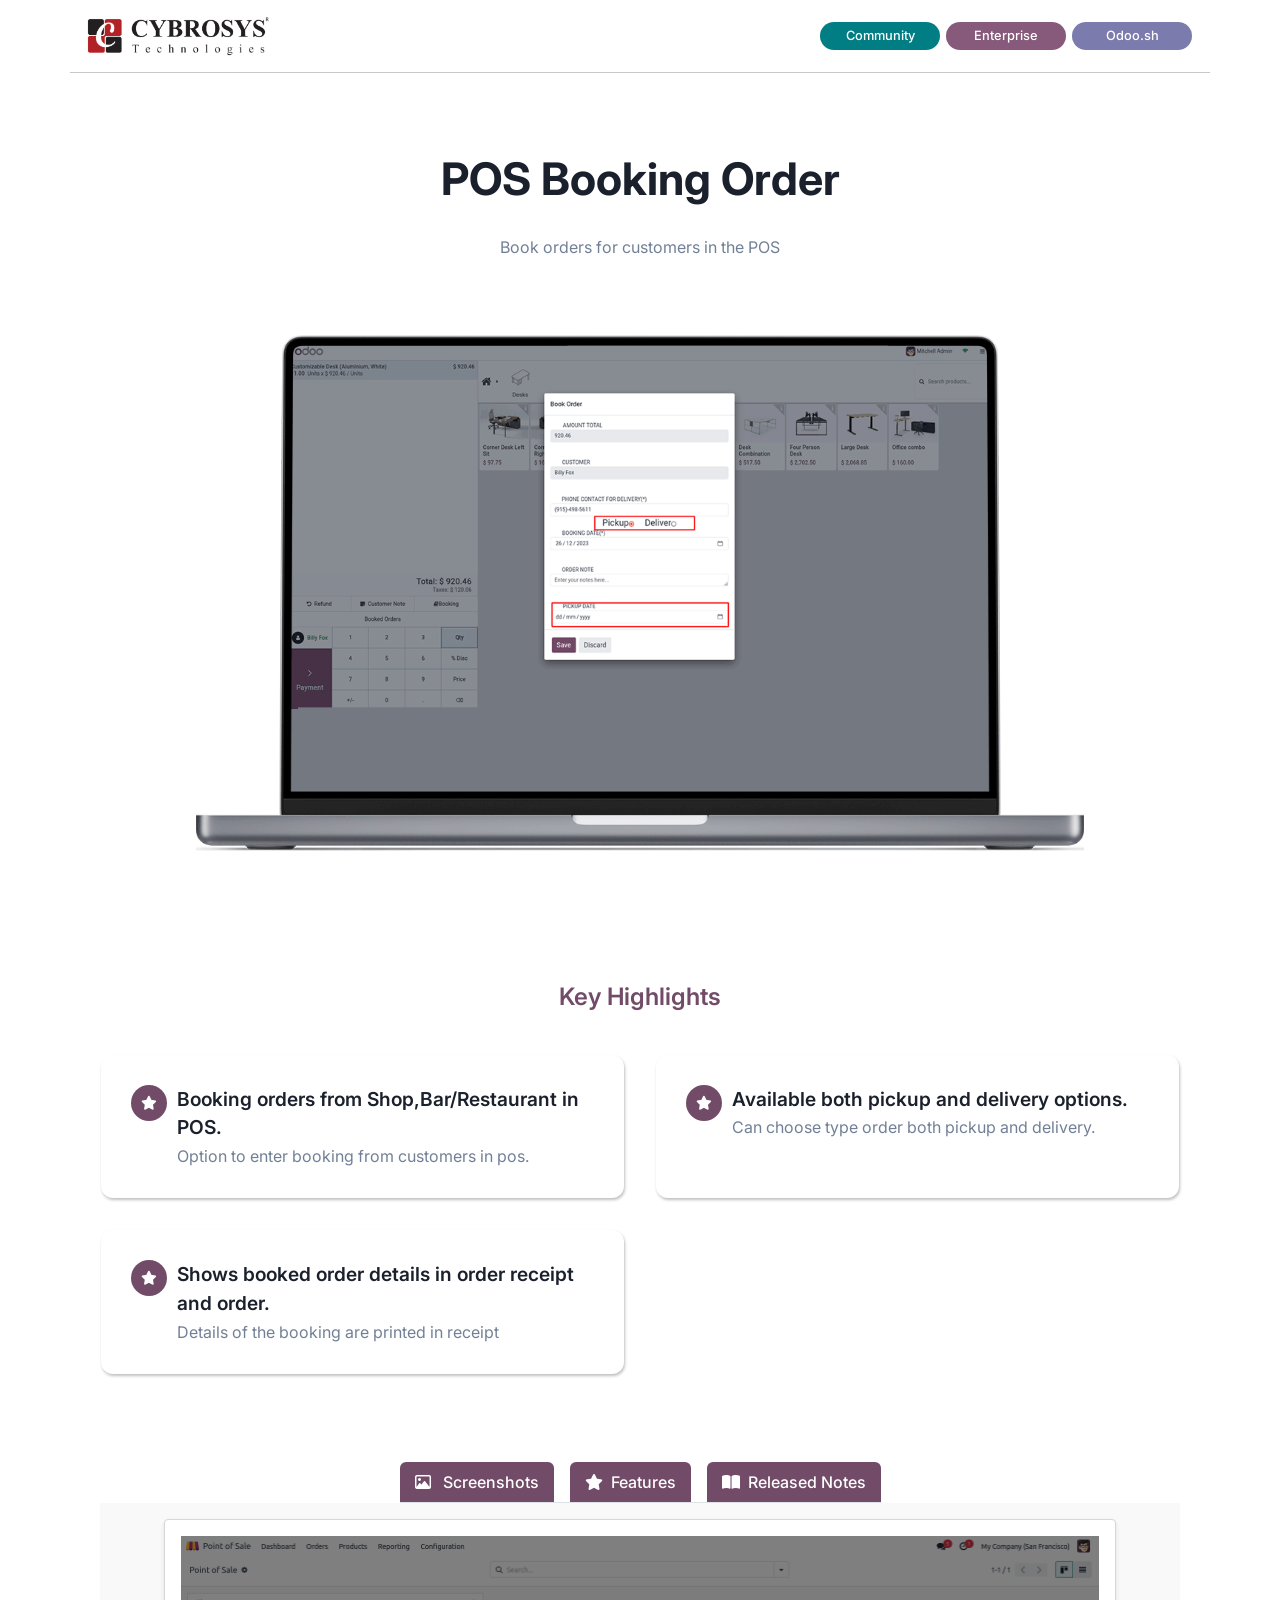
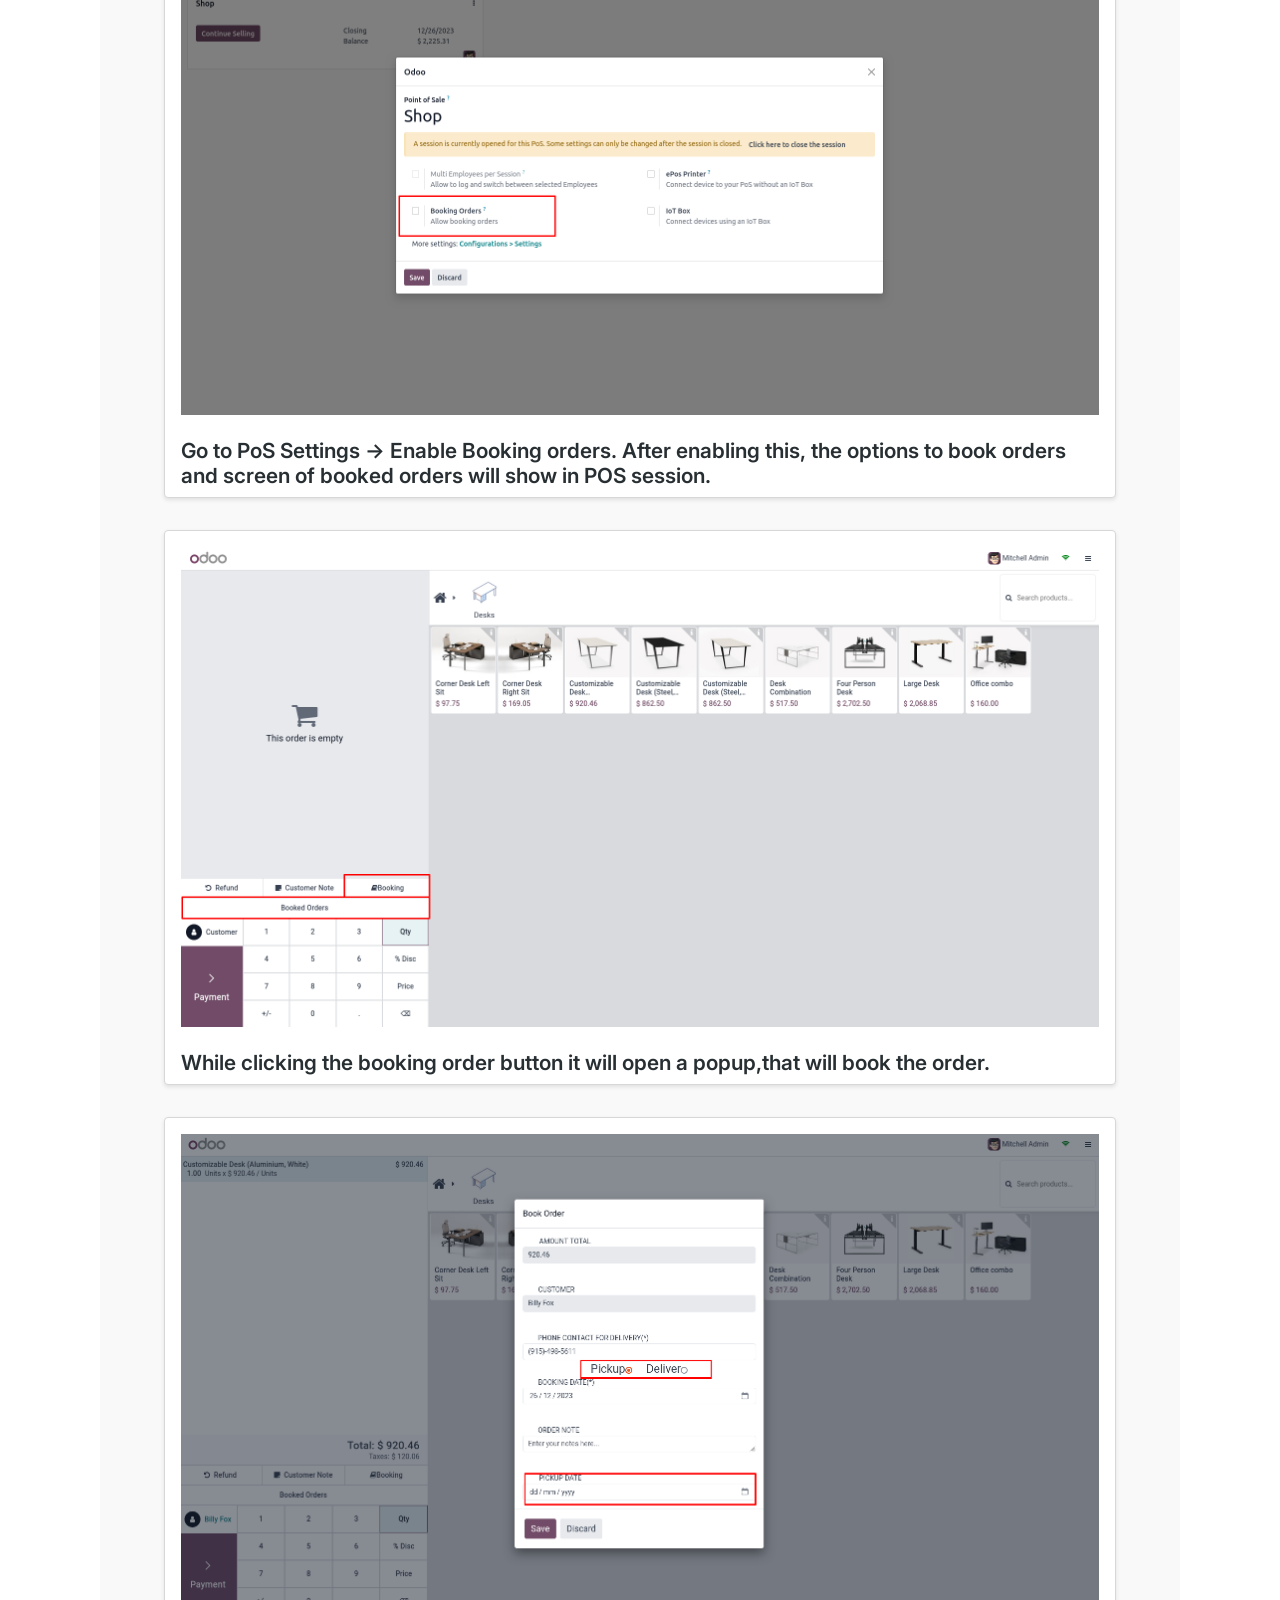
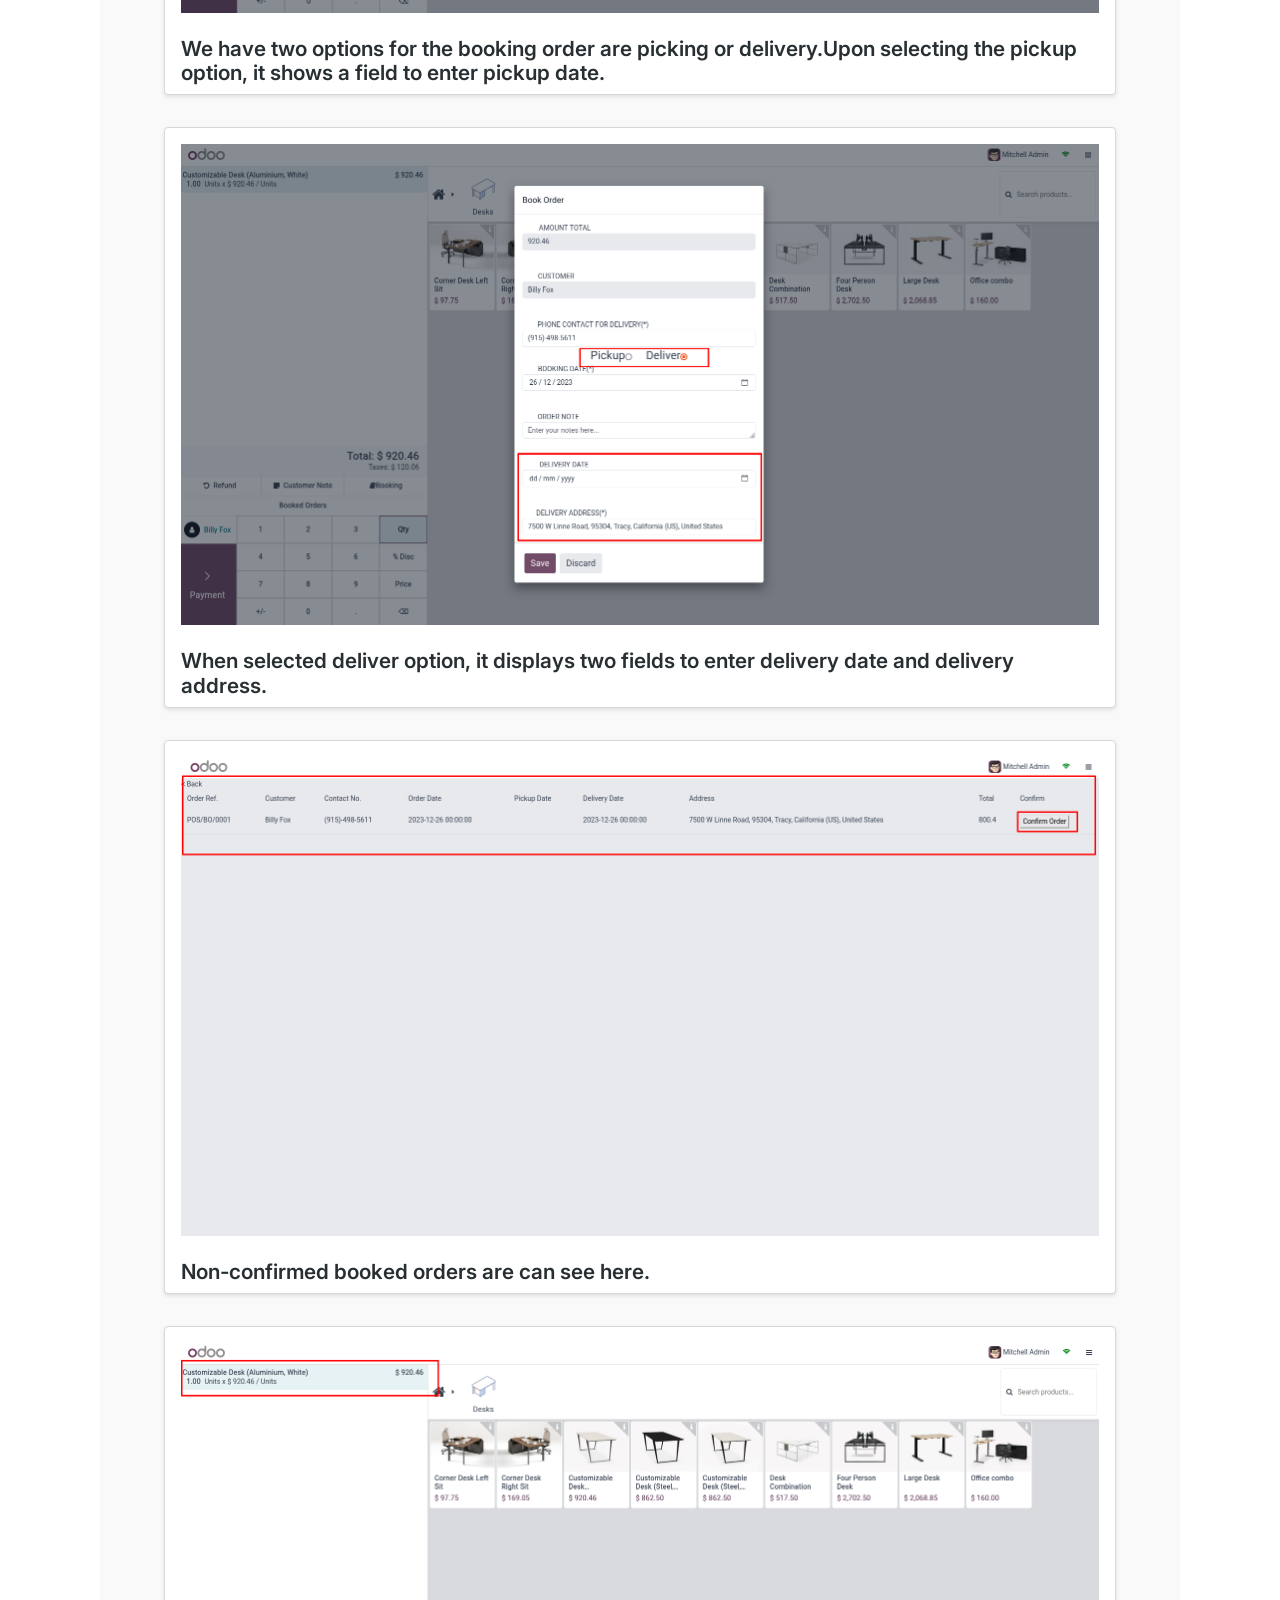
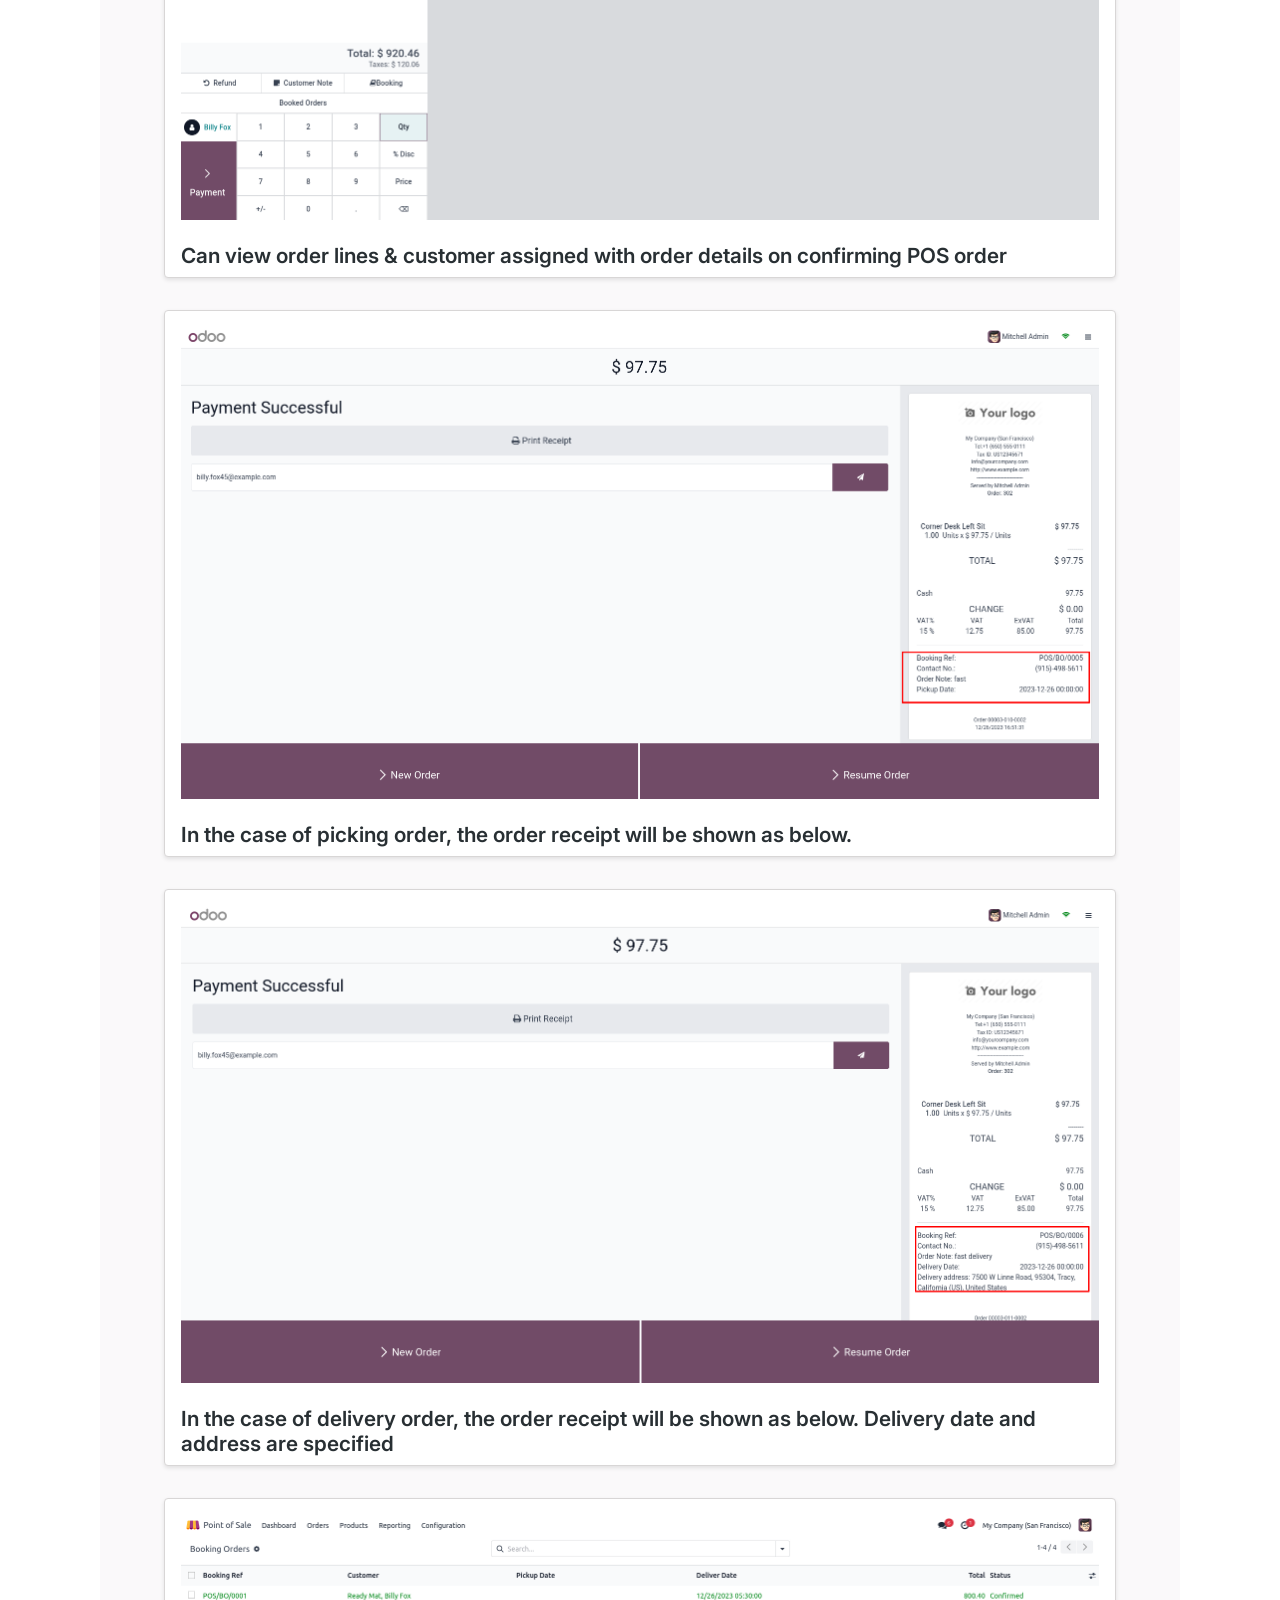
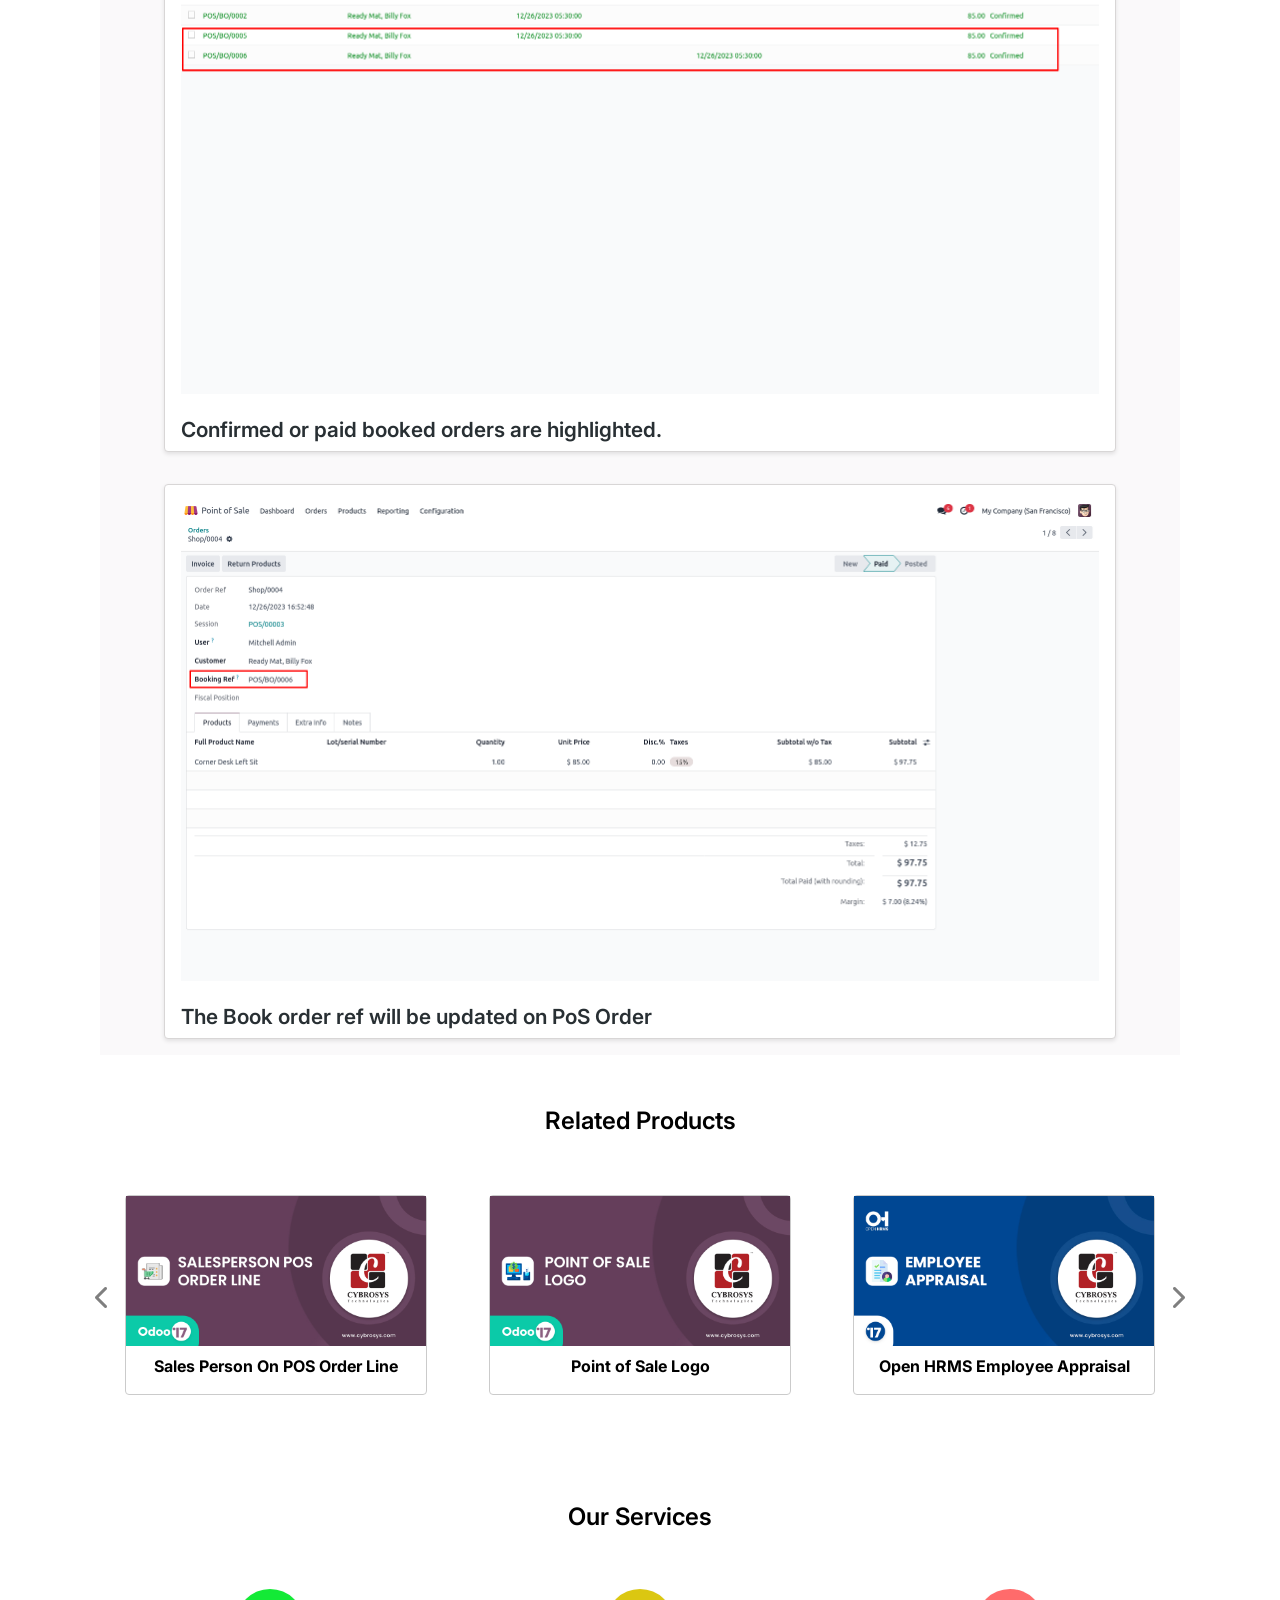
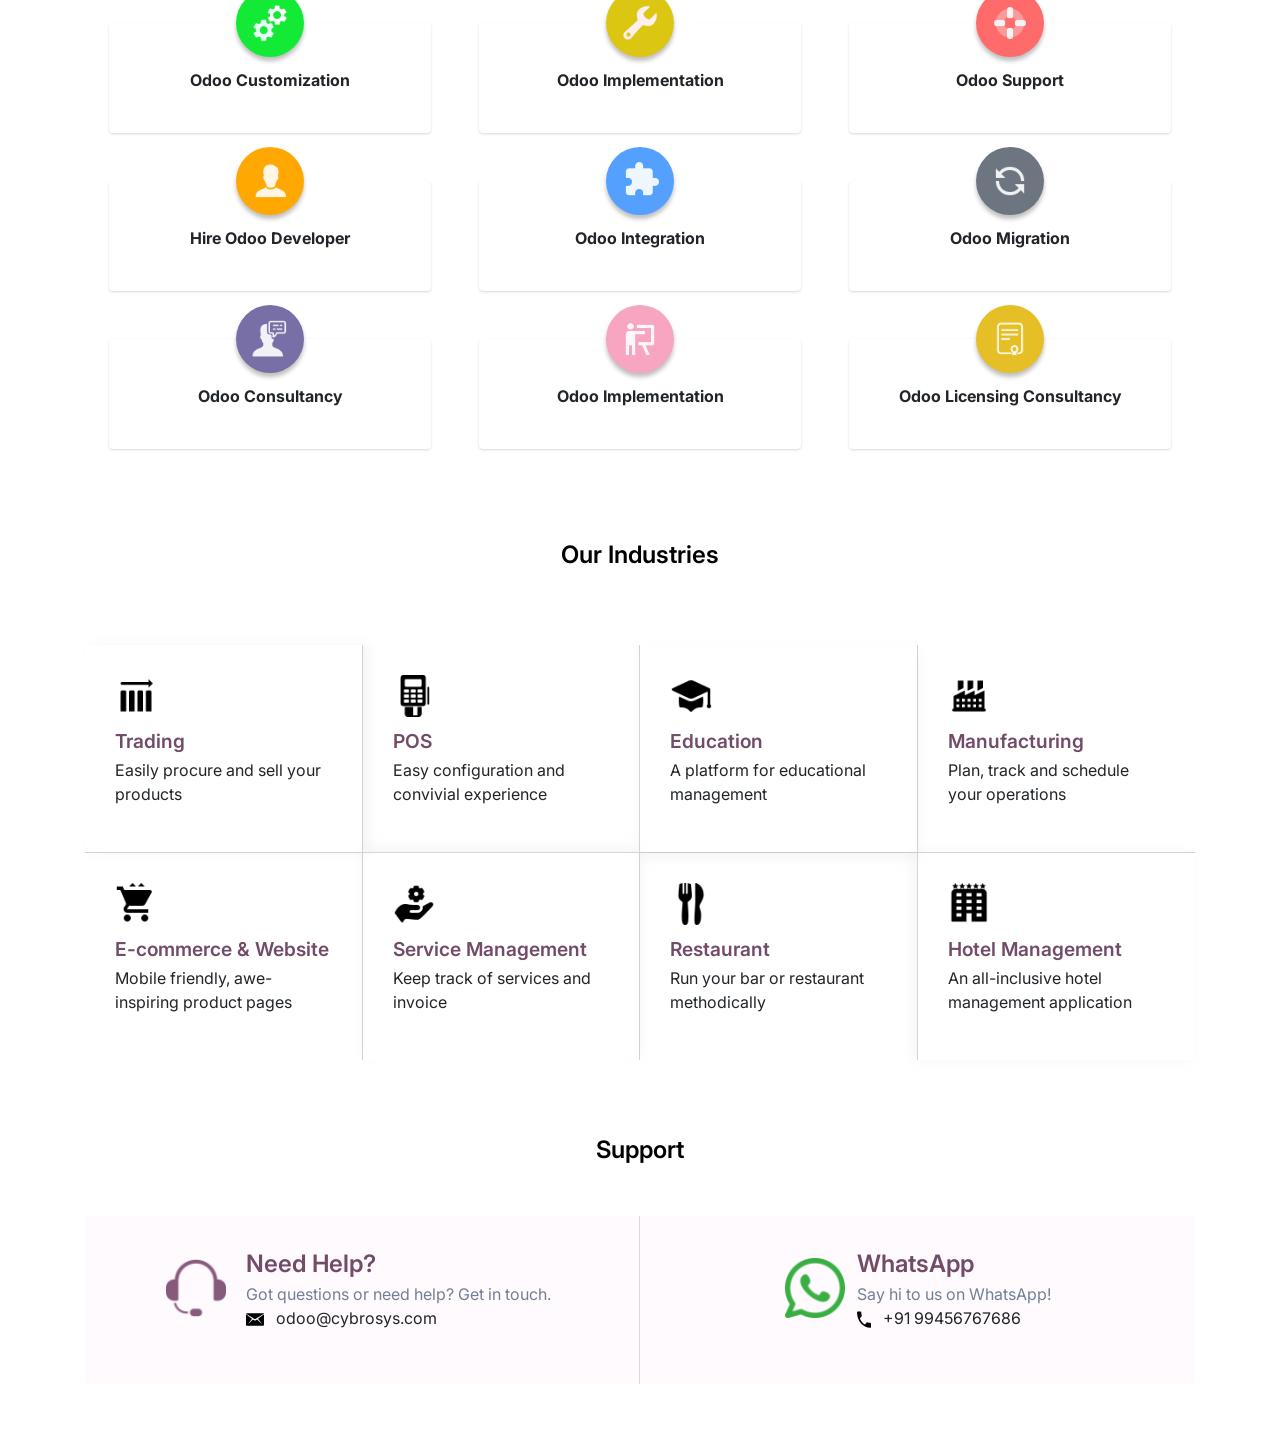
<file: pos_book_order/static/description/index.html>
<!DOCTYPE html>
<html lang="en">

<head>
    <meta charset="UTF-8">
    <meta name="viewport" content="width=device-width, initial-scale=1.0">
    <title>Odoo App 3 Index</title>
    <!-- Bootstrap CSS -->
    <link rel="stylesheet" href="https://cdn.jsdelivr.net/npm/bootstrap@4.0.0/dist/css/bootstrap.min.css"
        integrity="sha384-Gn5384xqQ1aoWXA+058RXPxPg6fy4IWvTNh0E263XmFcJlSAwiGgFAW/dAiS6JXm" crossorigin="anonymous">
    <link rel="stylesheet" href="https://cdnjs.cloudflare.com/ajax/libs/font-awesome/6.2.1/css/all.min.css">
    <link rel="preconnect" href="https://fonts.googleapis.com">
    <link rel="preconnect" href="https://fonts.gstatic.com" crossorigin>
    <link href="https://fonts.googleapis.com/css2?family=Inter:wght@400;500;600;700;800&display=swap" rel="stylesheet">
</head>
<body>
    <section>
        <div class="container" style="font-family: 'Inter', sans-serif !important;background-color: #fff !important;">
            <div class="row">
                <div class="col-sm-12 col-md-12 col-lg-12 d-flex justify-content-between flex-wrap align-items-sm-center"
                    style="border-bottom:1px solid rgba(0, 0, 0, 0.22)">
                    <div class="my-3">
                        <img src="assets/misc/Cybrosys R.png" style="width:auto !important; height:40px !important">
                    </div>
                    <div class="my-3 d-flex align-items-center">
                        <div class="text-center"
                            style="background-color:#017E84 !important;font-size: 0.8rem !important; color:#fff !important; font-weight:500 !important; padding:4px !important; margin:0 3px !important; border-radius:50px !important; min-width: 120px !important;">
                            Community
                        </div>
                        <div class="text-center"
                            style="background-color:#875A7B !important; color:#fff !important;font-size: 0.8rem !important; font-weight:500 !important; padding:4px !important; margin:0 3px !important; border-radius:50px !important;min-width: 120px !important;">
                            Enterprise
                        </div>
                        <div class="text-center"
                            style="background-color:#7C7BAD !important; color:#fff !important;font-size: 0.8rem !important; font-weight:500 !important; padding:4px !important; margin:0 3px !important; border-radius:50px !important; min-width: 120px !important;">
                            Odoo.sh
                        </div>
                    </div>
                </div>
            </div>
            <div class="row">
                <div class="col-sm-12 col-md-12 col-lg-12 text-center d-flex align-items-center flex-column"
                    style="margin: 80px 0px !important;">
                    <h1 style="font-size: 2.8rem;font-weight: 700; color: 
                    #1A202C;">
                        POS Booking Order</h1>
                    <p class="my-3 mb-4"
                        style="max-width: 80%; font-weight: 400 !important; line-height: 32px; color: #718096;">
                        Book orders for customers in the POS
                    </p>
                    <div style="width: 80%; margin-top: 3rem;">
                        <img src="assets/screenshots/hero.gif" class="img-responsive" width="100%" height="auto">
                    </div>
                </div>
            </div>
            <div class="container mt-5 mb-5">
                <div class="col-lg-12 d-flex flex-column justify-content-center align-items-center mt-4">
                    <p class="m-0" style="font-weight: 600; font-size: 24px; color:#714b67 !important">Key Highlights
                    </p>
                </div>
                <div class="row py-4">
                    <div class="col-md-6 col-sm-12 p-3">
                        <div class="d-flex   h-100" style="padding: 30px;border-radius: 12px;
                                    background: #FFF;
                                    box-shadow: 1px 2px 3px 0px rgba(0, 0, 0, 0.25); ">
                            <div style="width: 36px; height: 36px; border-radius: 50%; background: #714B67;
                                    display: flex; justify-content: center; align-items: center;
                                    margin-right: 10px; flex-shrink: 0;">
                                <i class="fa-solid fa-star  " style="color: #fff;font-size:14px;"></i>
                            </div>
                            <div>
                                <p style="color: #1A202C;font-weight: 600; 
                                      font-size: 1.2rem; margin-bottom: 2px;">Booking orders from Shop,Bar/Restaurant in POS.</p>
                                <p class="m-0" style="color:#718096">Option to enter booking from customers in pos.
                                </p>
                            </div>
                        </div>
                    </div>
                    <div class="col-md-6 col-sm-12 p-3">
                        <div class="d-flex   h-100" style="padding: 30px;border-radius: 12px;
                                    background: #FFF;
                                    box-shadow: 1px 2px 3px 0px rgba(0, 0, 0, 0.25); ">
                            <div style="width: 36px; height: 36px; border-radius: 50%; background: #714B67;
                                    display: flex; justify-content: center; align-items: center;
                                    margin-right: 10px; flex-shrink: 0;">
                                <i class="fa-solid fa-star  " style="color: #fff;font-size:14px;"></i>
                            </div>
                            <div>
                                <p style="color: #1A202C;font-weight: 600; 
                                      font-size: 1.2rem; margin-bottom: 2px;">Available both pickup and delivery options.</p>
                                <p class="m-0" style="color:#718096">Can choose type order both pickup and delivery.
                                </p>
                            </div>
                        </div>
                    </div>
                    <div class="col-md-6 col-sm-12 p-3">
                        <div class="d-flex   h-100" style="padding: 30px;border-radius: 12px;
                                    background: #FFF;
                                    box-shadow: 1px 2px 3px 0px rgba(0, 0, 0, 0.25); ">
                            <div style="width: 36px; height: 36px; border-radius: 50%; background: #714B67;
                                    display: flex; justify-content: center; align-items: center;
                                    margin-right: 10px; flex-shrink: 0;">
                                <i class="fa-solid fa-star  " style="color: #fff;font-size:14px;"></i>
                            </div>
                            <div>
                                <p style="color: #1A202C;font-weight: 600; 
                                      font-size: 1.2rem; margin-bottom: 2px;">Shows booked order details in order receipt and order.</p>
                                <p class="m-0" style="color:#718096">Details of the booking are printed in receipt
                                </p>
                            </div>
                        </div>
                    </div>
                </div>
            </div>
            <div class="container rounded" >
                <ul class="nav nav-tabs d-flex" style="width: fit-content;margin: 0 auto;gap: 1rem;">
                    <li class="col text-center py-2 text-nowrap "
                        style="color: #fff; background-color: #714B67;border-radius: 6px 6px 0px 0px;"><a
                            class="active show" data-toggle="tab" href="#tab1"
                            style="color: #fff;font-weight: 500; background-color: #714B67; text-decoration: none;">
                            <i class="fa-regular fa-image  pr-2" style="color: #fff;"></i>
                            Screenshots</a></li>
                    <li class="col text-center py-2 text-nowrap "
                        style="color: #fff; background-color: #714B67;border-radius: 6px 6px 0px 0px;"><a
                            data-toggle="tab" href="#tab2"
                            style="color: #fff;font-weight: 500;  text-decoration: none;"><i
                                class="fa-solid fa-star  pr-2" style="color: #fff;"></i>Features</a></li>
                    <li class="col text-center py-2 text-nowrap "
                        style="color: #fff; background-color: #714B67;border-radius: 6px 6px 0px 0px;"><a
                            data-toggle="tab" href="#tab3"
                            style="color: #fff;font-weight: 500; text-decoration: none; background-color: #714B67;"><i
                                class="fa-solid fa-book-open  pr-2" style="color: #fff;"></i>Released Notes</a></li>
                </ul>
                <div class="tab-content" style="background-color: rgba(121, 113, 119, 0.04);">
                    <div id="tab1" class="tab-pane fade in active show">
                        <div class="col-lg-12 py-2" style="padding: 1rem 4rem !important;">
                            <div
                                style="border: 1px solid #d8d6d6; border-radius: 4px; background: #fff; box-shadow: 0 2px 4px rgba(0, 0, 0, 0.1);">
                                <div class="row justify-content-center p-3 w-100 m-0">
                                    <img src="assets/screenshots/Screenshot1.png" class="img-responsive" width="100%" height="auto">
                                </div>
                                <div class="px-3">
                                    <h4 class="mt-2"
                                        style=" font-weight:600 !important; color:#282F33 !important; font-size:1.3rem !important">Go to PoS Settings ->
                                        Enable Booking orders. After enabling this, the options to book
                                        orders and screen of booked orders will show in POS
                                        session.</h4>
                                </div>
                            </div>
                        </div>
                        <div class="col-lg-12 py-2" style="padding: 1rem 4rem !important;">
                            <div
                                style="border: 1px solid #d8d6d6; border-radius: 4px;  background: #fff; box-shadow: 0 2px 4px rgba(0, 0, 0, 0.1);">
                                <div class="row justify-content-center p-3 w-100 m-0">
                                    <img src="assets/screenshots/Screenshot2.png" class="img-responsive" width="100%" height="auto">
                                </div>
                                <div class="px-3">
                                    <h4 class="mt-2"
                                        style=" font-weight:600 !important; color:#282F33 !important; font-size:1.3rem !important">
                                        While clicking the booking order button it will open a
                                        popup,that will book the order.</h4>
                                </div>
                            </div>
                        </div>
                        <div class="col-lg-12 py-2" style="padding: 1rem 4rem !important;">
                            <div
                                style="border: 1px solid #d8d6d6; border-radius: 4px;  background: #fff; box-shadow: 0 2px 4px rgba(0, 0, 0, 0.1);">
                                <div class="row justify-content-center p-3 w-100 m-0">
                                    <img src="assets/screenshots/Screenshot3.png" class="img-responsive" width="100%" height="auto">
                                </div>
                                <div class="px-3">
                                    <h4 class="mt-2"
                                        style=" font-weight:600 !important; color:#282F33 !important; font-size:1.3rem !important">
                                        We have two options for the booking order are picking or
                                        delivery.Upon selecting the pickup option,
                                        it shows a field to enter pickup date.</h4>
                                </div>
                            </div>
                        </div>
                        <div class="col-lg-12 py-2" style="padding: 1rem 4rem !important;">
                            <div
                                style="border: 1px solid #d8d6d6; border-radius: 4px;  background: #fff; box-shadow: 0 2px 4px rgba(0, 0, 0, 0.1);">
                                <div class="row justify-content-center p-3 w-100 m-0">
                                    <img src="assets/screenshots/Screenshot4.png" class="img-responsive" width="100%" height="auto">
                                </div>
                                <div class="px-3">
                                    <h4 class="mt-2"
                                        style=" font-weight:600 !important; color:#282F33 !important; font-size:1.3rem !important">When selected deliver option, it displays two fields to
                                        enter delivery date and delivery address.</h4>
                                </div>
                            </div>
                        </div>
                        <div class="col-lg-12 py-2" style="padding: 1rem 4rem !important;">
                            <div
                                style="border: 1px solid #d8d6d6; border-radius: 4px;  background: #fff; box-shadow: 0 2px 4px rgba(0, 0, 0, 0.1);">
                                <div class="row justify-content-center p-3 w-100 m-0">
                                    <img src="assets/screenshots/Screenshot5.png" class="img-responsive" width="100%" height="auto">
                                </div>
                                 <div class="px-3">
                                    <h4 class="mt-2"
                                        style=" font-weight:600 !important; color:#282F33 !important; font-size:1.3rem !important">Non-confirmed booked orders are can see here.</h4>
                                </div>
                            </div>
                        </div>
                        <div class="col-lg-12 py-2" style="padding: 1rem 4rem !important;">
                            <div
                                style="border: 1px solid #d8d6d6; border-radius: 4px;  background: #fff; box-shadow: 0 2px 4px rgba(0, 0, 0, 0.1);">
                                <div class="row justify-content-center p-3 w-100 m-0">
                                    <img src="assets/screenshots/Screenshot6.png" class="img-responsive" width="100%" height="auto">
                                </div>
                                <div class="px-3">
                                    <h4 class="mt-2"
                                        style=" font-weight:600 !important; color:#282F33 !important; font-size:1.3rem !important">
                                        Can view order lines & customer assigned with order details
                                        on confirming POS order</h4>
                                </div>
                            </div>
                        </div>
                        <div class="col-lg-12 py-2" style="padding: 1rem 4rem !important;">
                            <div
                                style="border: 1px solid #d8d6d6; border-radius: 4px;  background: #fff; box-shadow: 0 2px 4px rgba(0, 0, 0, 0.1);">
                                <div class="row justify-content-center p-3 w-100 m-0">
                                    <img src="assets/screenshots/Screenshot7.png" class="img-responsive" width="100%" height="auto">
                                </div>
                                <div class="px-3">
                                    <h4 class="mt-2"
                                        style=" font-weight:600 !important; color:#282F33 !important; font-size:1.3rem !important">In the case of picking order, the order receipt will be
                                        shown as below.</h4>
                                </div>
                            </div>
                        </div>
                        <div class="col-lg-12 py-2" style="padding: 1rem 4rem !important;">
                            <div
                                style="border: 1px solid #d8d6d6; border-radius: 4px;  background: #fff; box-shadow: 0 2px 4px rgba(0, 0, 0, 0.1);">
                                <div class="row justify-content-center p-3 w-100 m-0">
                                    <img src="assets/screenshots/Screenshot8.png" class="img-responsive" width="100%" height="auto">
                                </div>
                                <div class="px-3">
                                    <h4 class="mt-2"
                                        style=" font-weight:600 !important; color:#282F33 !important; font-size:1.3rem !important">In the case of delivery order, the order receipt will be
                                        shown as below. Delivery date and address are specified</h4>
                                </div>
                            </div>
                        </div>

                        <div class="col-lg-12 py-2" style="padding: 1rem 4rem !important;">
                            <div
                                style="border: 1px solid #d8d6d6; border-radius: 4px;  background: #fff; box-shadow: 0 2px 4px rgba(0, 0, 0, 0.1);">
                                <div class="row justify-content-center p-3 w-100 m-0">
                                    <img src="assets/screenshots/Screenshot9.png" class="img-responsive" width="100%" height="auto">
                                </div>
                                <div class="px-3">
                                    <h4 class="mt-2"
                                        style=" font-weight:600 !important; color:#282F33 !important; font-size:1.3rem !important">Confirmed or paid booked orders are highlighted.</h4>
                                </div>
                            </div>
                        </div>
                        <div class="col-lg-12 py-2" style="padding: 1rem 4rem !important;">
                            <div
                                style="border: 1px solid #d8d6d6; border-radius: 4px;  background: #fff; box-shadow: 0 2px 4px rgba(0, 0, 0, 0.1);">
                                <div class="row justify-content-center p-3 w-100 m-0">
                                    <img src="assets/screenshots/Screenshot10.png" class="img-responsive" width="100%" height="auto">
                                </div>
                                <div class="px-3">
                                    <h4 class="mt-2"
                                        style=" font-weight:600 !important; color:#282F33 !important; font-size:1.3rem !important">The Book order ref will be updated on PoS Order</h4>
                                </div>
                            </div>
                        </div>
                    </div>
                    <div id="tab2" class="tab-pane fade">
                        <div class="col-mg-12" style="padding: 1rem 4rem;">
                            <ul style="list-style: none; padding: 1rem 0;font-weight: 500;">
                                <li class="py-3"
                                    style="font-weight: 500;background-color: #fff; border-radius: 4px; padding: 1rem; margin-bottom: 1rem; box-shadow: 0 2px 4px rgba(0, 0, 0, 0.1);">
                                    <span style="margin-right: 12px;"><img src="assets/misc/star (1) 2.svg" alt=""
                                            width="16px"></span>Booking orders from Shop,Bar/Restaurant in POS.
                                </li>
                                <li class="py-3"
                                    style="font-weight: 500;background-color: #fff; border-radius: 4px; padding: 1rem; margin-bottom: 1rem; box-shadow: 0 2px 4px rgba(0, 0, 0, 0.1);">
                                    <span style="margin-right: 12px;"><img src="assets/misc/star (1) 2.svg" alt=""
                                            width="16px"></span>Available both pickup and delivery options.
                                </li>
                                <li class="py-3"
                                    style="font-weight: 500;background-color: #fff; border-radius: 4px; padding: 1rem; margin-bottom: 1rem; box-shadow: 0 2px 4px rgba(0, 0, 0, 0.1);">
                                    <span style="margin-right: 12px;"><img src="assets/misc/star (1) 2.svg" alt=""
                                            width="16px"></span>Shows booked order details in order receipt and order.
                                </li>
                            </ul>
                        </div>
                    </div>
                    <div id="tab3" class="tab-pane fade">
                        <div class="col-mg-12 active" style="padding: 1rem 4rem;">
                            <div class="py-3"
                                style="font-weight: 500;background-color: #fff; border-radius: 4px; padding: 1rem; box-shadow: 0 2px 4px rgba(0, 0, 0, 0.1);">
                                <div class="d-flex mb-3" style="font-size: 0.8rem; font-weight: 500;"><span>Version
                                        17.0.1.0.0</span><span class="px-2">|</span><span
                                        style="color: #714B67;font-weight: 600;">Released on:11th Jan 2024</span>
                                </div>
                                <p class="m-0"
                                    style=" color:#718096!important; font-size:1rem !important;line-height: 28px;">

                                    Initial Commit for POS Booking Order.</p>
                            </div>
                        </div>
                    </div>
                </div>
            </div>
            <div class="container mt-5">
                <div class="col-lg-12 d-flex flex-column justify-content-center align-items-center mt-5">
                    <p class="m-0" style="font-weight: 600; font-size: 24px; color:#000 !important">Related Products</p>
                </div>
            </div>
        <div id="myCarousel" class="carousel slide py-3" data-ride="carousel">
            <div class="carousel-inner">
                <div class="carousel-item active">
                    <div class="row p-4">
                        <div class="col">
                            <div class="p-3">
                                <a href="https://apps.odoo.com/apps/modules/17.0/salesperson_pos_order_line/"
                                   style="color: #000; text-decoration: none;">
                                    <div style="border:1px solid #CBCBCB !important;border-radius: 4px;">
                                        <div style="width: 300px; ">
                                            <img src="assets/modules/1.jpg"
                                                 alt="" width="100%"
                                                 height="auto">

                                        </div>
                                        <p class="text-center pt-2 text-black font-weight-bold">
                                            Sales Person On POS Order Line</p>
                                    </div>
                                </a>
                            </div>
                        </div>
                        <div class="col">
                            <div class="p-3">
                                <a href="https://apps.odoo.com/apps/modules/17.0/point_of_sale_logo/"
                                   style="color: #000; text-decoration: none;">
                                    <div style="border:1px solid #CBCBCB !important;border-radius: 4px;">
                                        <div style="width: 300px; ">
                                            <img src="assets/modules/2.png"
                                                 alt="" width="100%"
                                                 height="auto">

                                        </div>
                                        <p class="text-center pt-2 text-black font-weight-bold">
                                            Point of Sale Logo</p>
                                    </div>
                                </a>
                            </div>
                        </div>
                        <div class="col">
                            <div class="p-3">
                                <a href="https://apps.odoo.com/apps/modules/17.0/oh_appraisal/"
                                   style="color: #000; text-decoration: none;">
                                    <div style="border:1px solid #CBCBCB !important;border-radius: 4px;">
                                        <div style="width: 300px; ">
                                            <img src="assets/modules/3.jpg"
                                                 alt="" width="100%"
                                                 height="auto">

                                        </div>
                                        <p class="text-center pt-2 text-black font-weight-bold">
                                            Open HRMS Employee Appraisal</p>
                                    </div>
                                </a>
                            </div>
                        </div>
                    </div>
                </div>
                <div class="carousel-item">
                    <div class="row p-4">
                        <div class="col">
                            <div class="p-3">
                                <a href="https://apps.odoo.com/apps/modules/17.0/master_search/"
                                   style="color: #000; text-decoration: none;">
                                    <div style="border:1px solid #CBCBCB !important;border-radius: 4px;">
                                        <div style="width: 300px; ">
                                            <img src="assets/modules/4.jpg"
                                                 alt="" width="100%"
                                                 height="auto">

                                        </div>
                                        <p class="text-center pt-2 text-black font-weight-bold">
                                            Global Search</p>
                                    </div>
                                </a>
                            </div>
                        </div>
                        <div class="col">
                            <div class="p-3">
                                <a href="https://apps.odoo.com/apps/modules/17.0/education_core/"
                                   style="color: #000; text-decoration: none;">
                                    <div style="border:1px solid #CBCBCB !important;border-radius: 4px;">
                                        <div style="width: 300px;">
                                            <img src="assets/modules/5.jpg"
                                                 alt="" width="100%"
                                                 height="auto">

                                        </div>
                                        <p class="text-center pt-2 text-black font-weight-bold">
                                            Educational ERP Core</p>
                                    </div>
                                </a>
                            </div>
                        </div>
                        <div class="col">
                            <div class="p-3">
                                <a href="https://apps.odoo.com/apps/modules/17.0/odoo_parking_management/"
                                   style="color: #000; text-decoration: none;">
                                    <div style="border:1px solid #CBCBCB !important;border-radius: 4px;">
                                        <div style="width: 300px;">
                                            <img src="assets/modules/6.jpg"
                                                 alt="" width="100%"
                                                 height="auto">
                                        </div>
                                        <p class="text-center pt-2 text-black font-weight-bold">
                                            Parking Management</p>
                                    </div>
                                </a>
                            </div>
                        </div>
                    </div>
                </div>
            </div>
            <a class="carousel-control-prev" href="#myCarousel"
               data-slide="prev" style="width: 35px; color: #000;">
                    <span class="carousel-control-prev-icon">
                        <i class="fa fa-chevron-left"
                           style="font-size: 24px;"></i>
                    </span>
            </a>
            <a class="carousel-control-next" href="#myCarousel"
               data-slide="next" style="width: 35px; color: #000;">
                    <span class="carousel-control-next-icon">
                        <i class="fa fa-chevron-right"
                           style="font-size: 24px;"></i>
                    </span>
            </a>
        </div>
            <div class="container mt-5">
                <div class="col-lg-12 d-flex flex-column justify-content-center align-items-center mt-4">
                    <p class="m-0" style="font-weight: 600; font-size: 24px; color:#000 !important">Our Services</p>

                </div>
            </div>
            <div class="container my-5">
                <div class="row py-3">
                    <div class="col-md-4 col-sm-6 px-4 py-4">
                        <div
                            style="background-color: #fff; padding: 25px; text-align: center;  box-shadow: rgba(0, 0, 0, 0.1) 0px 1px 3px 0px, rgba(0, 0, 0, 0.06) 0px 1px 2px 0px; position: relative;border-radius: 4px;">
                            <div style="position: absolute; top: 0%; left: 50%; transform: translate(-50%, -50%);">
                                <div style="background-color:#13EA36 ; border-radius: 50%; padding: 15px;    width: 68px;
                                    height: 68px; display: inline-block; box-shadow:0px 4px 4px rgba(0, 0, 0, 0.25);">
                                    <img src="assets/icons/cogs.png" alt="service-icon" width="38px" height="auto">
                                </div>
                            </div>
                            <p style="margin-top: 20px; font-weight: bold;">Odoo Customization</p>
                        </div>
                    </div>
                    <div class="col-md-4 col-sm-6 px-4 py-4">
                        <div
                            style="background-color: #fff; padding: 25px; text-align: center; box-shadow: rgba(0, 0, 0, 0.1) 0px 1px 3px 0px, rgba(0, 0, 0, 0.06) 0px 1px 2px 0px; position: relative;border-radius: 4px;">
                            <div style="position: absolute; top: 0%; left: 50%; transform: translate(-50%, -50%);">
                                <div style="background-color:#DBC711; border-radius: 50%; padding: 15px;    width: 68px;
                                    height: 68px; display: inline-block; box-shadow:0px 4px 4px rgba(0, 0, 0, 0.25);">
                                    <img src="assets/icons/wrench.png" alt="service-icon" width="38px" height="auto">
                                </div>
                            </div>
                            <p style="margin-top: 20px; font-weight: bold;">Odoo Implementation</p>
                        </div>
                    </div>
                    <div class="col-md-4 col-sm-6 px-4 py-4">
                        <div
                            style="background-color: #fff; padding: 25px; text-align: center;  box-shadow: rgba(0, 0, 0, 0.1) 0px 1px 3px 0px, rgba(0, 0, 0, 0.06) 0px 1px 2px 0px; position: relative; border-radius: 4px;">
                            <div style="position: absolute; top: 0%; left: 50%; transform: translate(-50%, -50%);">
                                <div style="background-color:#FF6B6B ; border-radius: 50%; padding: 15px;    width: 68px;
                                    height: 68px; display: inline-block; box-shadow:0px 4px 4px rgba(0, 0, 0, 0.25);">
                                    <img src="assets/icons/lifebuoy.png" alt="service-icon" width="38px" height="auto">
                                </div>
                            </div>
                            <p style="margin-top: 20px; font-weight: bold;">Odoo Support</p>
                        </div>
                    </div>
                    <div class="col-md-4 col-sm-6 px-4 py-4">
                        <div
                            style="background-color: #fff; padding: 25px; text-align: center; box-shadow: rgba(0, 0, 0, 0.1) 0px 1px 3px 0px, rgba(0, 0, 0, 0.06) 0px 1px 2px 0px; position: relative; border-radius: 4px;">
                            <div style="position: absolute; top: 0%; left: 50%; transform: translate(-50%, -50%);">
                                <div style="background-color:#FFA801 ; border-radius: 50%; padding: 15px;    width: 68px;
                                    height: 68px; display: inline-block; box-shadow:0px 4px 4px rgba(0, 0, 0, 0.25);">
                                    <img src="assets/icons/user.png" alt="service-icon" width="38px" height="auto">
                                </div>
                            </div>
                            <p style="margin-top: 20px; font-weight: bold;">Hire Odoo Developer</p>
                        </div>
                    </div>
                    <div class="col-md-4 col-sm-6 px-4 py-4">
                        <div
                            style="background-color: #fff; padding: 25px; text-align: center;  box-shadow: rgba(0, 0, 0, 0.1) 0px 1px 3px 0px, rgba(0, 0, 0, 0.06) 0px 1px 2px 0px; position: relative; border-radius: 4px;">

                            <div style="position: absolute; top: 0%; left: 50%; transform: translate(-50%, -50%);">
                                <div style="background-color:#54A0FF; border-radius: 50%; padding: 15px;    width: 68px;
                                    height: 68px; display: inline-block; box-shadow:0px 4px 4px rgba(0, 0, 0, 0.25);">
                                    <img src="assets/icons/puzzle.png" alt="service-icon" width="38px" height="auto">
                                </div>
                            </div>
                            <p style="margin-top: 20px; font-weight: bold;">Odoo Integration</p>
                        </div>
                    </div>
                    <div class="col-md-4 col-sm-6 px-4 py-4">
                        <div
                            style="background-color: #fff; padding: 25px; text-align: center;  box-shadow: rgba(0, 0, 0, 0.1) 0px 1px 3px 0px, rgba(0, 0, 0, 0.06) 0px 1px 2px 0px; position: relative;border-radius: 4px;">
                            <div style="position: absolute; top: 0%; left: 50%; transform: translate(-50%, -50%);">
                                <div style="background-color:#6D7680 ; border-radius: 50%; padding: 15px;    width: 68px;
                                    height: 68px; display: inline-block; box-shadow:0px 4px 4px rgba(0, 0, 0, 0.25);">
                                    <img src="assets/icons/update.png" alt="service-icon" width="38px" height="auto">
                                </div>
                            </div>
                            <p style="margin-top: 20px; font-weight: bold;">Odoo Migration</p>
                        </div>
                    </div>
                    <div class="col-md-4 col-sm-6 px-4 py-4">
                        <div
                            style="background-color: #fff; padding: 25px; text-align: center;  box-shadow: rgba(0, 0, 0, 0.1) 0px 1px 3px 0px, rgba(0, 0, 0, 0.06) 0px 1px 2px 0px; position: relative;border-radius: 4px;">
                            <div style="position: absolute; top: 0%; left: 50%; transform: translate(-50%, -50%);">
                                <div style="background-color:#786FA6 ; border-radius: 50%; padding: 15px;    width: 68px;
                                    height: 68px; display: inline-block; box-shadow:0px 4px 4px rgba(0, 0, 0, 0.25);">
                                    <img src="assets/icons/consultation.png" alt="service-icon" width="38px" height="auto">
                                </div>
                            </div>
                            <p style="margin-top: 20px; font-weight: bold;">Odoo Consultancy</p>
                        </div>
                    </div>
                    <div class="col-md-4 col-sm-6 px-4 py-4">
                        <div
                            style="background-color: #fff; padding: 25px; text-align: center; box-shadow: rgba(0, 0, 0, 0.1) 0px 1px 3px 0px, rgba(0, 0, 0, 0.06) 0px 1px 2px 0px;position: relative;border-radius: 4px;">
                            <div style="position: absolute; top: 0%; left: 50%; transform: translate(-50%, -50%);">
                                <div style="background-color:#F8A5C2 ; border-radius: 50%; padding: 15px;    width: 68px;
                                    height: 68px; display: inline-block; box-shadow:0px 4px 4px rgba(0, 0, 0, 0.25);">
                                    <img src="assets/icons/training.png" alt="service-icon" width="38px" height="auto">
                                </div>
                            </div>
                            <p style="margin-top: 20px; font-weight: bold;">Odoo Implementation</p>
                        </div>
                    </div>
                    <div class="col-md-4 col-sm-6 px-4 py-4">
                        <div
                            style="background-color: #fff; padding: 25px; text-align: center;  box-shadow: rgba(0, 0, 0, 0.1) 0px 1px 3px 0px, rgba(0, 0, 0, 0.06) 0px 1px 2px 0px; position: relative;border-radius: 4px;">
                            <div style="position: absolute; top: 0%; left: 50%; transform: translate(-50%, -50%);">
                                <div style="background-color:#E6BE26; border-radius: 50%; padding: 15px;    width: 68px;
                                    height: 68px; display: inline-block; box-shadow:0px 4px 4px rgba(0, 0, 0, 0.25);">
                                    <img src="assets/icons/license.png" alt="service-icon" width="38px" height="auto">
                                </div>
                            </div>
                            <p style="margin-top: 20px; font-weight: bold;">Odoo Licensing Consultancy</p>
                        </div>
                    </div>
                </div>
            </div>
            <div class="container mt-5">
                <div class="col-lg-12 d-flex flex-column justify-content-center align-items-center mt-4">
                    <p class="m-0" style="font-weight: 600; font-size: 24px; color:#000 !important">Our Industries</p>

                </div>
            </div>
            <div class="container">
                <div class="row my-5 py-4">
                    <div class="col-md-3 col-sm-6 p-0">
                        <div class="d-flex flex-column h-100 "
                            style="border-right: 1px solid rgb(209, 209, 209); border-bottom: 1px solid  rgb(209, 209, 209); padding: 30px; box-shadow: 6px 0 10px rgba(228, 227, 227, 0.373);">
                            <img src="assets/icons/trading-black.png" width="42px" height="auto" alt="">
                            <p style="color: #714B67;font-weight: 600; margin-top: 10px;
                           font-size: 1.2rem; margin-bottom: 2px;">Trading</p>
                            <p>Easily procure and sell your products</p>
                        </div>
                    </div>
                    <div class="col-md-3 col-sm-6  p-0">
                        <div class="d-flex flex-column h-100"
                            style="border-right: 1px solid rgb(209, 209, 209);border-bottom: 1px solid  rgb(209, 209, 209); padding: 30px;">
                            <img src="assets/icons/pos-black.png" width="42px" height="auto" alt="">
                            <p style="color: #714B67;font-weight: 600; margin-top: 10px;
                            font-size: 1.2rem; margin-bottom: 2px;">POS</p>
                            <p>Easy configuration and convivial experience</p>
                        </div>
                    </div>
                    <div class="col-md-3 col-sm-6  p-0">
                        <div class="d-flex flex-column h-100"
                            style="border-right: 1px solid  rgb(209, 209, 209);border-bottom: 1px solid   rgba(0, 0, 0, 0.2); padding: 30px; box-shadow: 0 5px 10px  rgba(228, 227, 227, 0.373)">
                            <img src="assets/icons/education-black.png" width="42px" height="auto" alt="">
                            <p style="color: #714B67;font-weight: 600; margin-top: 10px;
                            font-size: 1.2rem; margin-bottom: 2px;">Education</p>
                            <p>A platform for educational management</p>
                        </div>
                    </div>
                    <div class="col-md-3 col-sm-6  p-0">
                        <div class="d-flex flex-column h-100"
                            style="border-bottom: 1px solid  rgb(209, 209, 209); padding: 30px; ">
                            <img src="assets/icons/manufacturing-black.png" width="42px" height="auto" alt="">
                            <p style="color: #714B67;font-weight: 600; margin-top: 10px;
                            font-size: 1.2rem; margin-bottom: 2px;">Manufacturing</p>
                            <p>Plan, track and schedule your operations</p>
                        </div>
                    </div>
                    <div class="col-md-3 col-sm-6 p-0">
                        <div class="d-flex flex-column h-100"
                            style="border-right: 1px solid  rgb(209, 209, 209); padding: 30px;">
                            <img src="assets/icons/ecom-black.png" width="42px" height="auto" alt="">
                            <p style="color: #714B67;font-weight: 600; margin-top: 10px;
                            font-size: 1.2rem; margin-bottom: 2px;">E-commerce & Website</p>
                            <p>Mobile friendly, awe-inspiring product pages</p>
                        </div>
                    </div>
                    <div class="col-md-3 col-sm-6   p-0">
                        <div class="d-flex flex-column h-100"
                            style="border-right: 1px solid  rgb(209, 209, 209); padding: 30px;box-shadow: 0 -5px 10px  rgba(228, 227, 227, 0.373);">
                            <img src="assets/icons/service-black.png" width="42px" height="auto" alt="">
                            <p style="color: #714B67;font-weight: 600; margin-top: 10px;
                            font-size: 1.2rem; margin-bottom: 2px;">Service Management</p>
                            <p>Keep track of services and invoice</p>
                        </div>
                    </div>
                    <div class="col-md-3 col-sm-6    p-0">
                        <div class="d-flex flex-column h-100"
                            style="border-right: 1px solid  rgb(209, 209, 209); padding: 30px; ">
                            <img src="assets/icons/restaurant-black.png" width="42px" height="auto" alt="">
                            <p style="color: #714B67;font-weight: 600; margin-top: 10px;
                            font-size: 1.2rem; margin-bottom: 2px;">Restaurant</p>
                            <p>Run your bar or restaurant methodically</p>
                        </div>
                    </div>
                    <div class="col-md-3 col-sm-6   p-0">
                        <div class="d-flex flex-column h-100"
                            style=" padding: 30px;box-shadow: -5px 0 10px  rgba(228, 227, 227, 0.373);">
                            <img src="assets/icons/hotel-black.png" width="42px" height="auto" alt="">
                            <p style="color: #714B67;font-weight: 600; margin-top: 10px;
                            font-size: 1.2rem; margin-bottom: 2px;">Hotel Management</p>
                            <p>An all-inclusive hotel management application</p>
                        </div>
                    </div>
                </div>
            </div>
            <div class="container mt-5">
                <div class="col-lg-12 d-flex flex-column justify-content-center align-items-center mt-5">
                    <p class="m-0" style="font-weight: 600; font-size: 24px; color:#000 !important">Support</p>
                </div>
            </div>
            <div class="container my-5">
                <div class="row" style="background-color: #FFFAFE;">
                    <div class="col-md-6 pb-4  d-flex align-items-center justify-content-center"
                        style="border-right: 1px solid #D9D9D9;">
                        <div style="padding: 30px;">
                            <div class="d-flex align-items-center">
                                <img src="assets/misc/support (1) 1.svg" alt="" width="60px" style="margin-right: 12px;">
                                <div style="padding: 0px 8px;">
                                    <span
                                        style="color: #714B67;font-size: 24px;font-weight: 600;padding-bottom: 1rem;">Need
                                        Help?</span>
                                    <p class="m-0" style="color:#718096;">Got questions or need help? Get in touch.</p>
                                    <div style="font-weight: 400;"><span><img src="assets/misc/support-email.svg" alt=""
                                                width="18px"
                                                style="filter: invert(1);margin-right: 0.8rem;"></span>odoo@cybrosys.com
                                    </div>
                                </div>
                            </div>
                        </div>
                    </div>
                    <div class="col-md-6 pb-4 d-flex align-items-center justify-content-center">
                        <div style="padding: 30px;">
                            <div class="d-flex align-items-center">
                                <img src="assets/misc/whatsapp 1.svg" alt="" width="60px" style="margin-right: 12px;">
                                <div>
                                    <span style="color: #714B67;font-size: 24px;font-weight: 600;">WhatsApp</span>
                                    <p class="m-0" style="color:#718096;">Say hi to us on WhatsApp!</p>
                                    <div style="font-weight: 400; font-size: 16px;"><span><img src="assets/misc/phone.svg"
                                                alt="" width="14px"
                                                style="filter: invert(1); margin-right: 0.8rem;"></span>+91
                                        99456767686</div>
                                </div>
                            </div>
                        </div>
                    </div>
                </div>
            </div>
        </div>
    </section>
    <!-- Optional JavaScript -->
    <!-- jQuery first, then Popper.js, then Bootstrap JS -->
    <script src="https://ajax.googleapis.com/ajax/libs/jquery/3.5.1/jquery.min.js"></script>
    <script src="https://maxcdn.bootstrapcdn.com/bootstrap/4.5.2/js/bootstrap.min.js"></script>
</body>
</html>
</file>
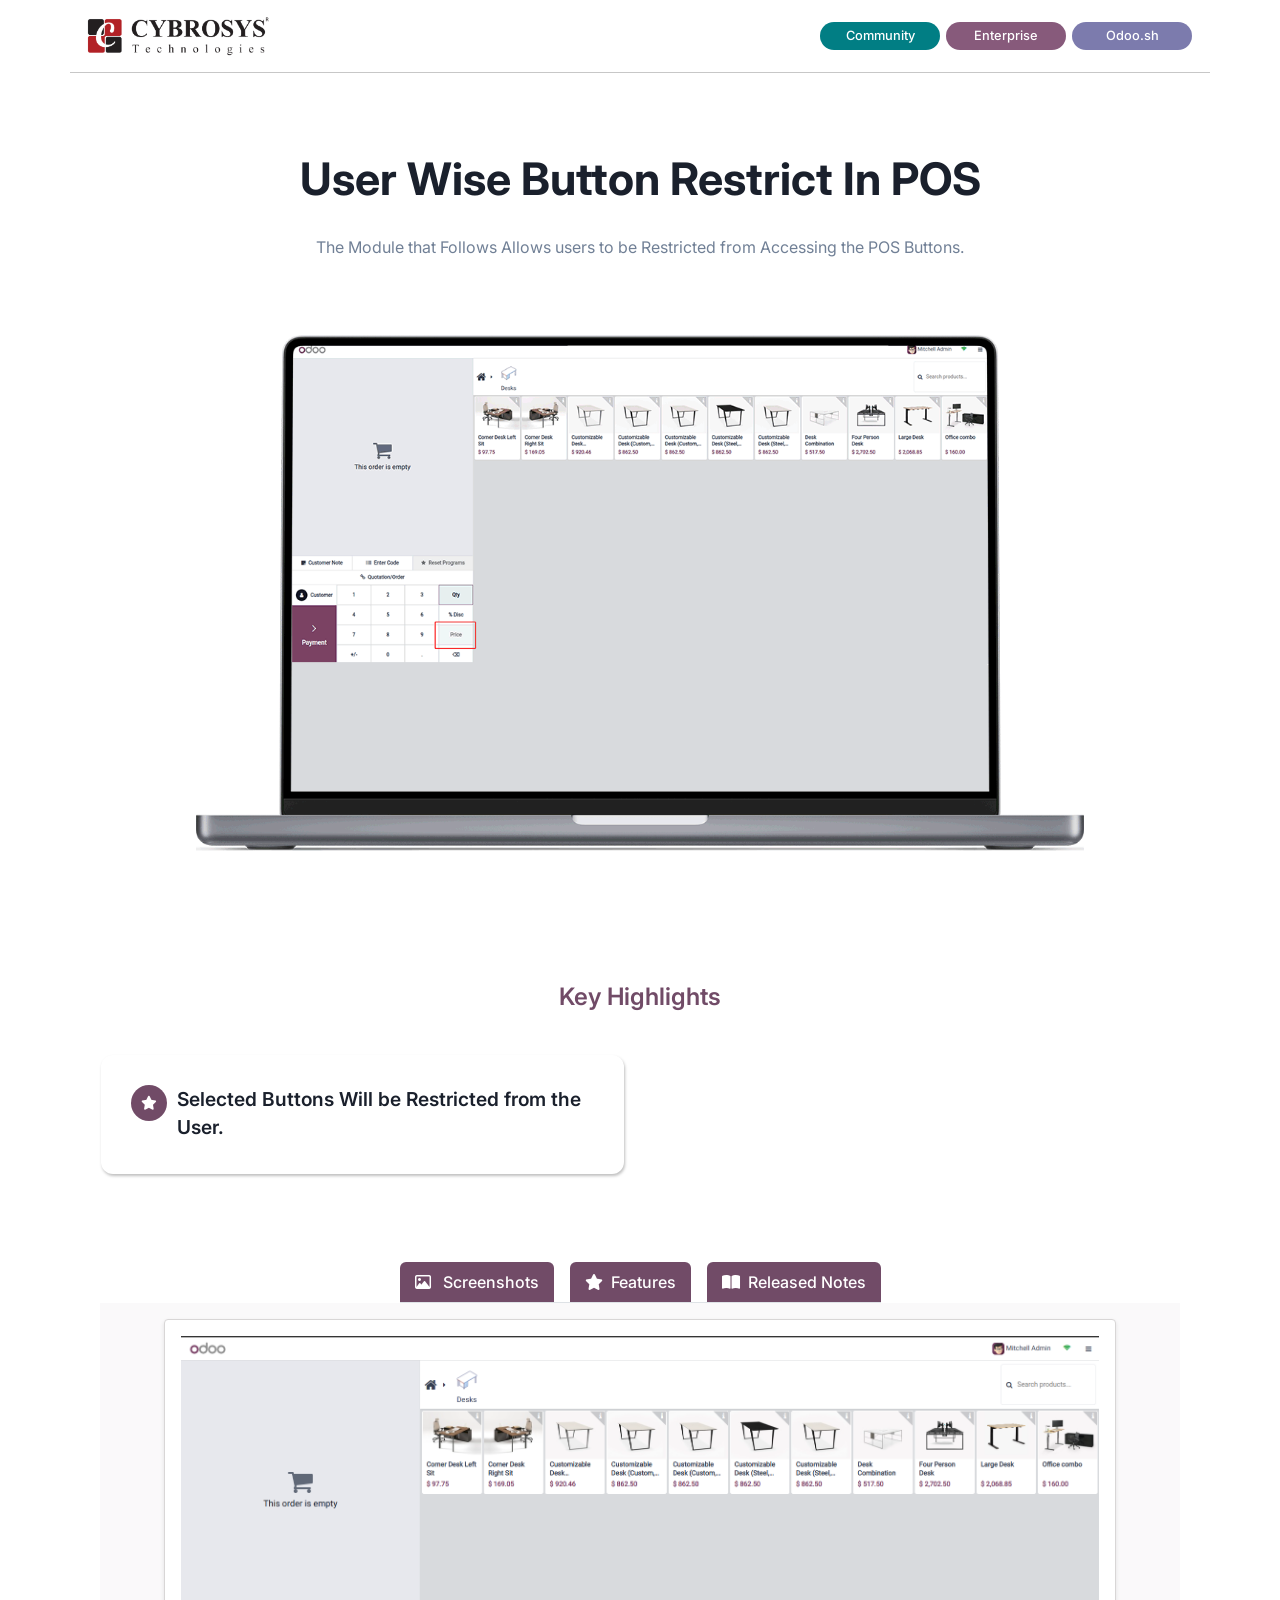
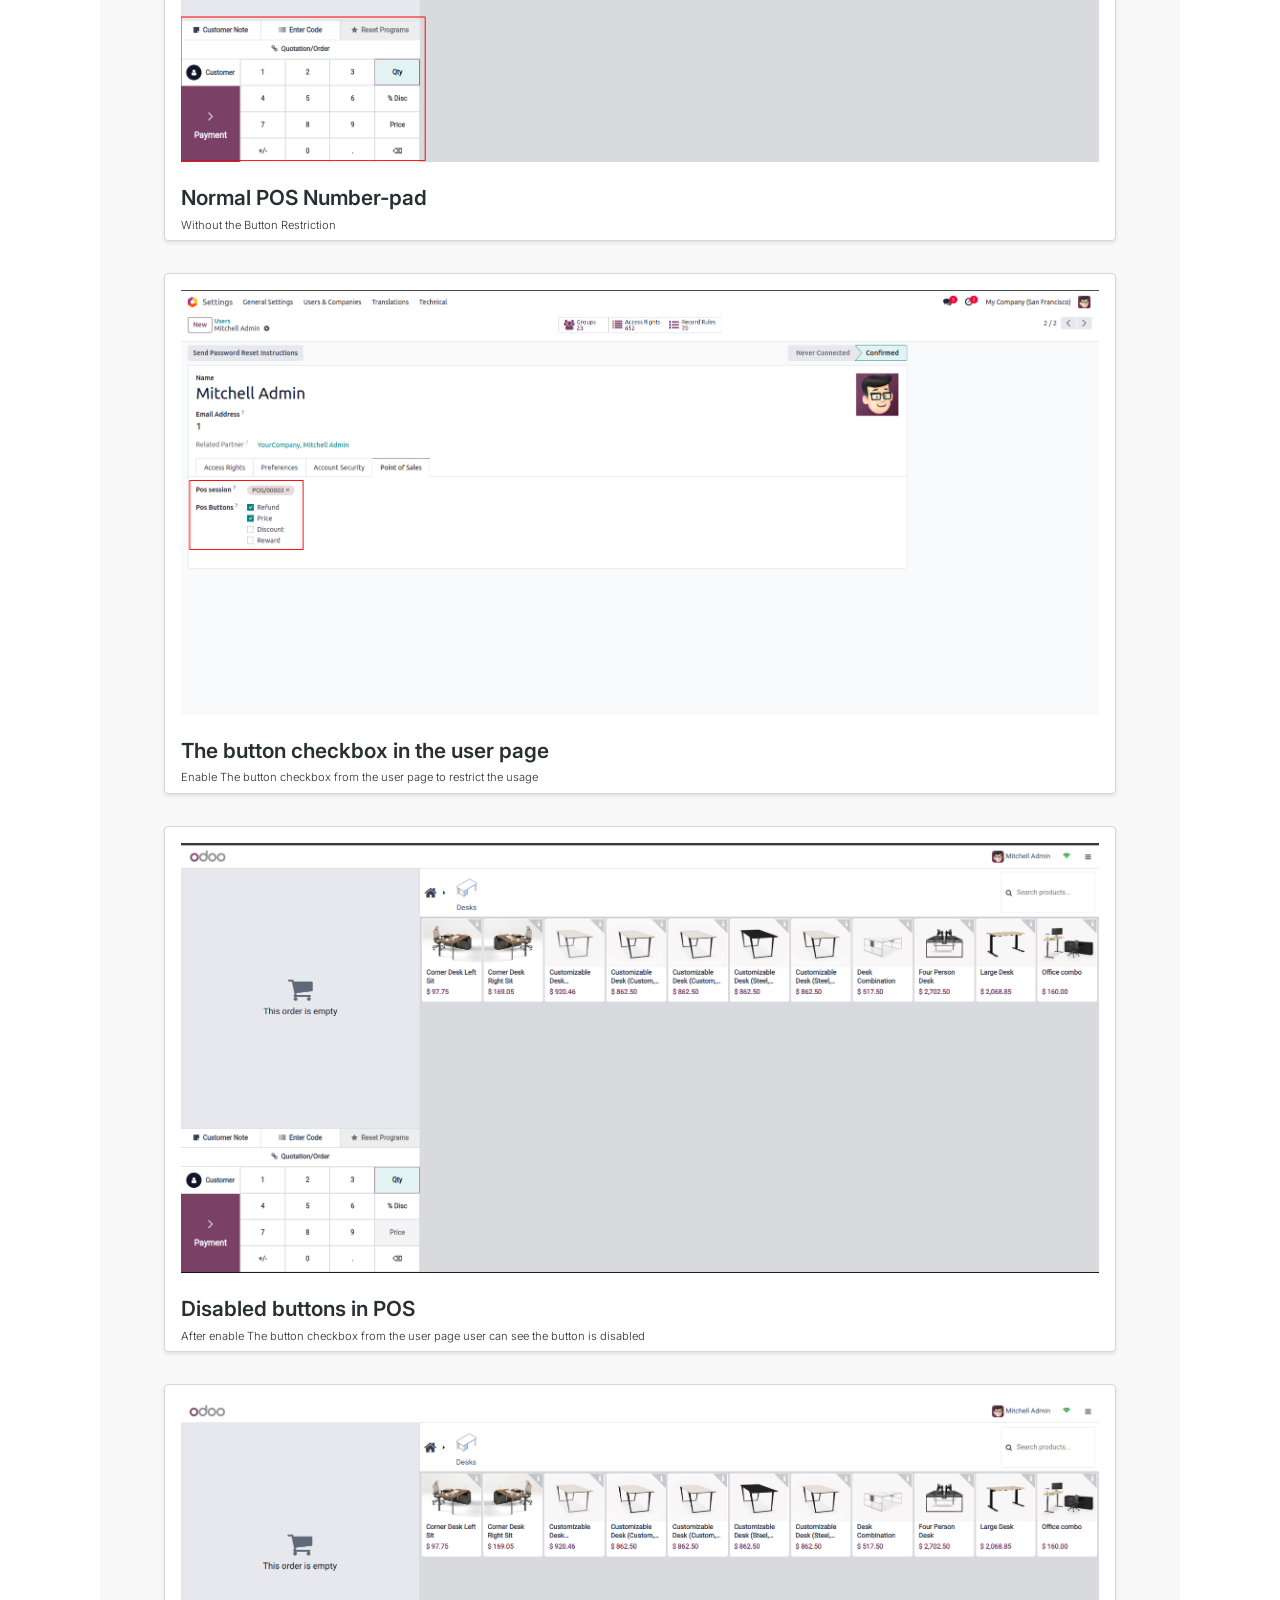
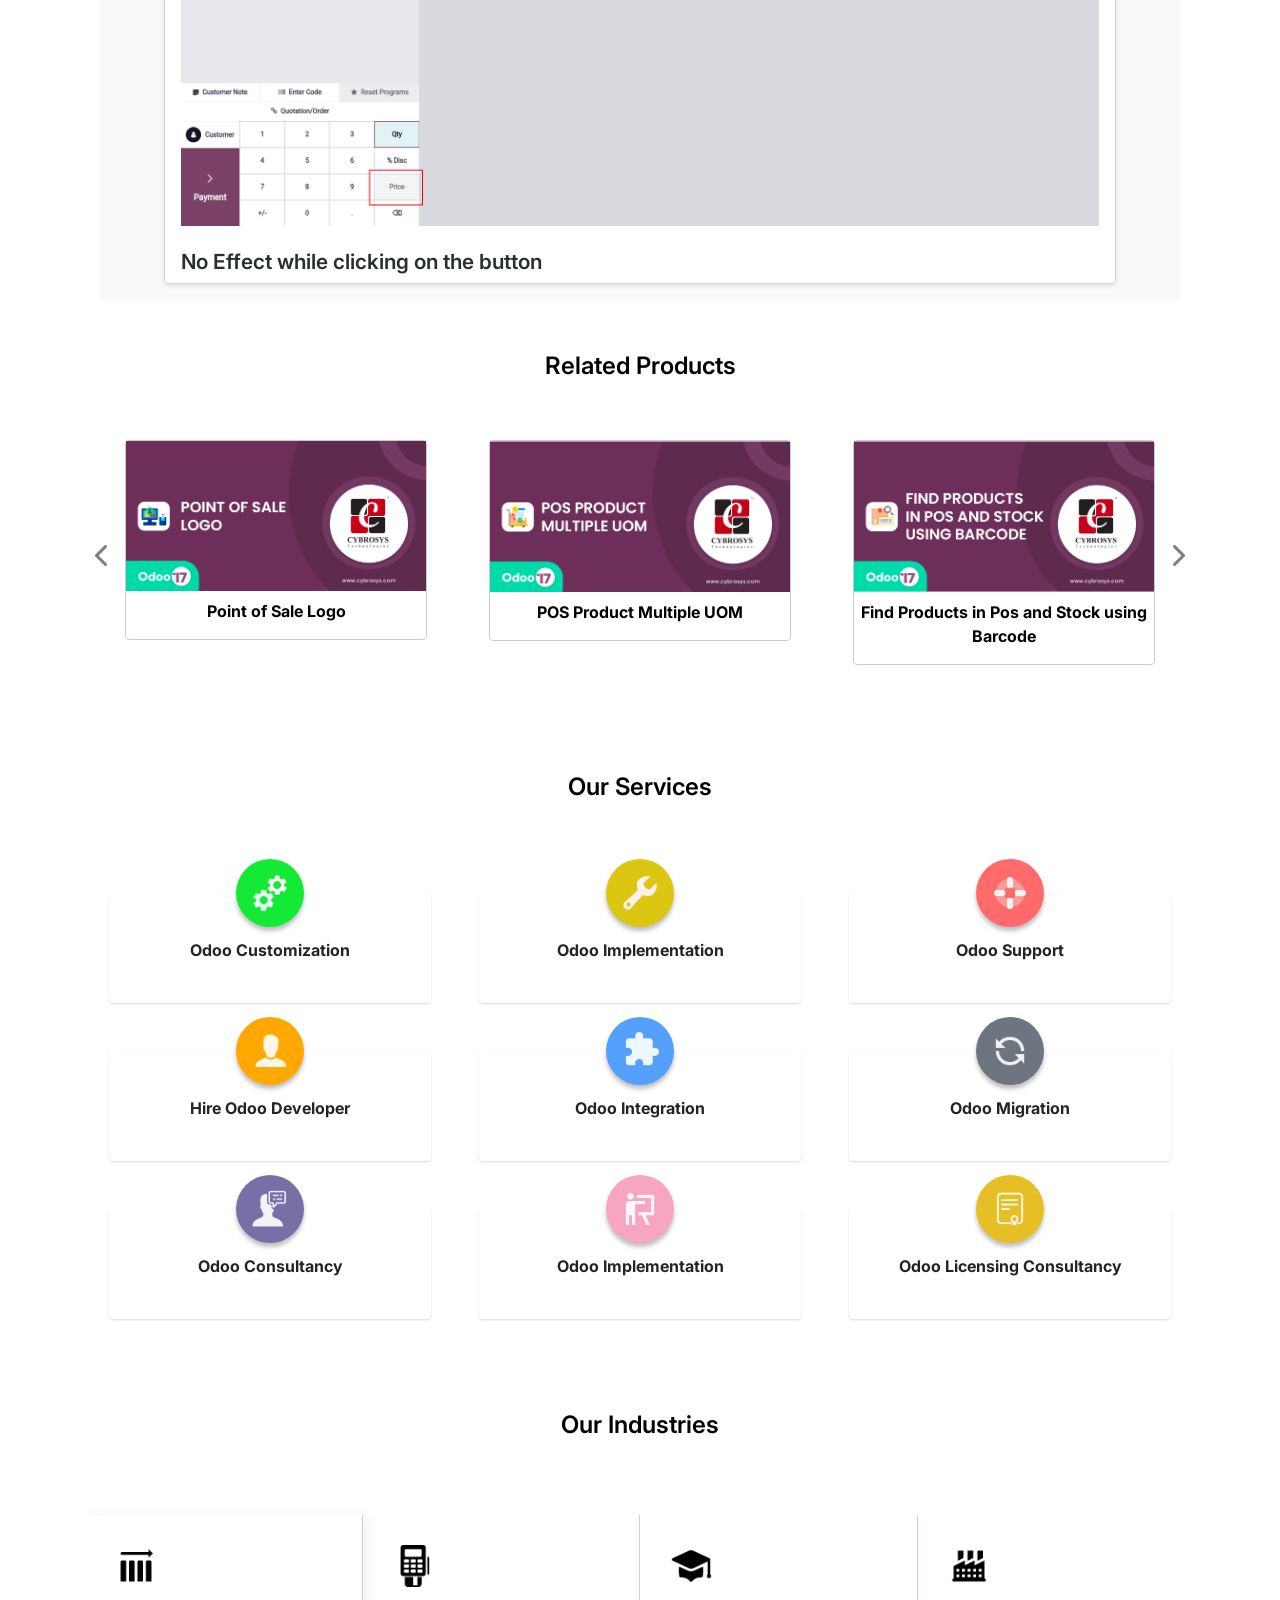
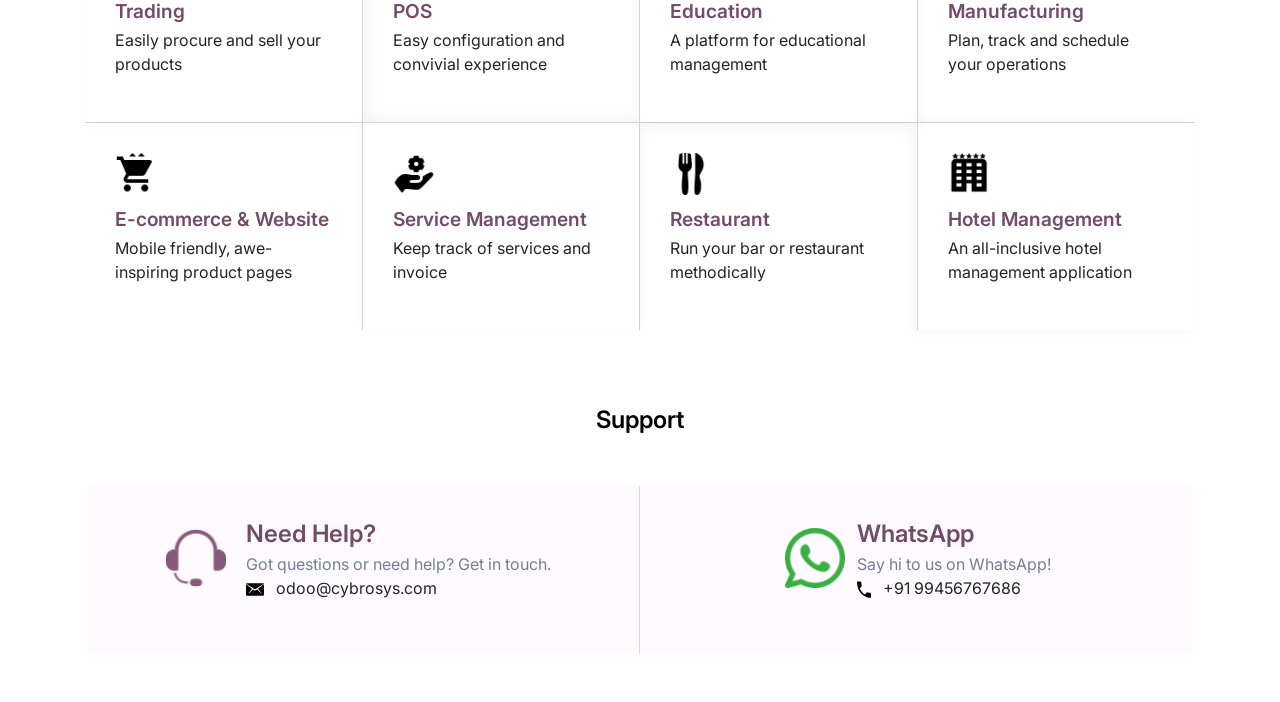
<file: pos_button_visibility/static/description/index.html>
<!DOCTYPE html>
<html lang="en">

<head>
    <meta charset="UTF-8">
    <meta name="viewport" content="width=device-width, initial-scale=1.0">
    <title>User Wise Button Restrict In POS</title>
    <!-- Bootstrap CSS -->
    <link rel="stylesheet"
          href="https://cdn.jsdelivr.net/npm/bootstrap@4.0.0/dist/css/bootstrap.min.css"
          integrity="sha384-Gn5384xqQ1aoWXA+058RXPxPg6fy4IWvTNh0E263XmFcJlSAwiGgFAW/dAiS6JXm"
          crossorigin="anonymous">
    <link rel="stylesheet"
          href="https://cdnjs.cloudflare.com/ajax/libs/font-awesome/6.2.1/css/all.min.css">
    <link rel="preconnect" href="https://fonts.googleapis.com">
    <link rel="preconnect" href="https://fonts.gstatic.com" crossorigin>
    <link href="https://fonts.googleapis.com/css2?family=Inter:wght@400;500;600;700;800&display=swap"
          rel="stylesheet">
</head>
<body>
<section>
    <div class="container"
         style="font-family: 'Inter', sans-serif !important;background-color: #fff !important;">
        <div class="row">
            <div class="col-sm-12 col-md-12 col-lg-12 d-flex justify-content-between flex-wrap align-items-sm-center"
                 style="border-bottom:1px solid rgba(0, 0, 0, 0.22)">
                <div class="my-3">
                    <img src="assets/misc/Cybrosys R.png"
                         style="width:auto !important; height:40px !important">
                </div>
                <div class="my-3 d-flex align-items-center">
                    <div class="text-center"
                         style="background-color:#017E84 !important;font-size: 0.8rem !important; color:#fff !important; font-weight:500 !important; padding:4px !important; margin:0 3px !important; border-radius:50px !important; min-width: 120px !important;">
                        Community
                    </div>
                    <div class="text-center"
                         style="background-color:#875A7B !important; color:#fff !important;font-size: 0.8rem !important; font-weight:500 !important; padding:4px !important; margin:0 3px !important; border-radius:50px !important;min-width: 120px !important;">
                        Enterprise
                    </div>
                    <div class="text-center"
                         style="background-color:#7C7BAD !important; color:#fff !important;font-size: 0.8rem !important; font-weight:500 !important; padding:4px !important; margin:0 3px !important; border-radius:50px !important; min-width: 120px !important;">
                        Odoo.sh
                    </div>
                </div>
            </div>
        </div>
        <div class="row">
            <div class="col-sm-12 col-md-12 col-lg-12 text-center d-flex align-items-center flex-column"
                 style="margin: 80px 0px !important;">
                <h1 style="font-size: 2.8rem;font-weight: 700; color:
                    #1A202C;">
                     User Wise Button Restrict In POS</h1>
                <p class="my-3 mb-4"
                   style="max-width: 80%; font-weight: 400 !important; line-height: 32px; color: #718096;">
                    The Module that Follows Allows users to be Restricted from Accessing the POS Buttons.
                </p>
                <div style="width: 80%; margin-top: 3rem;">
                    <img src="assets/screenshots/hero.gif"
                         class="img-responsive" width="100%" height="auto">
                </div>
            </div>
        </div>
        <div class="container mt-5 mb-5">
            <div class="col-lg-12 d-flex flex-column justify-content-center align-items-center mt-4">
                <p class="m-0"
                   style="font-weight: 600; font-size: 24px; color:#714b67 !important">
                    Key Highlights
                </p>
            </div>
            <div class="row py-4">
                <div class="col-md-6 col-sm-12 p-3">
                    <div class="d-flex   h-100" style="padding: 30px;border-radius: 12px;
                                    background: #FFF;
                                    box-shadow: 1px 2px 3px 0px rgba(0, 0, 0, 0.25); ">
                        <div style="width: 36px; height: 36px; border-radius: 50%; background: #714B67;
                                    display: flex; justify-content: center; align-items: center;
                                    margin-right: 10px; flex-shrink: 0;">
                            <i class="fa-solid fa-star  "
                               style="color: #fff;font-size:14px;"></i>
                        </div>
                        <div>
                            <p style="color: #1A202C;font-weight: 600;
                                      font-size: 1.2rem; margin-bottom: 2px;">
                                Selected Buttons Will be Restricted from the User.</p>
                        </div>
                    </div>
                </div>
            </div>
        </div>
        <div class="container rounded">
            <ul class="nav nav-tabs d-flex"
                style="width: fit-content;margin: 0 auto;gap: 1rem;">
                <li class="col text-center py-2 text-nowrap "
                    style="color: #fff; background-color: #714B67;border-radius: 6px 6px 0px 0px;">
                    <a
                            class="active show" data-toggle="tab" href="#tab1"
                            style="color: #fff;font-weight: 500; background-color: #714B67; text-decoration: none;">
                        <i class="fa-regular fa-image  pr-2"
                           style="color: #fff;"></i>
                        Screenshots</a></li>
                <li class="col text-center py-2 text-nowrap "
                    style="color: #fff; background-color: #714B67;border-radius: 6px 6px 0px 0px;">
                    <a
                            data-toggle="tab" href="#tab2"
                            style="color: #fff;font-weight: 500;  text-decoration: none;"><i
                            class="fa-solid fa-star  pr-2"
                            style="color: #fff;"></i>Features</a></li>
                <li class="col text-center py-2 text-nowrap "
                    style="color: #fff; background-color: #714B67;border-radius: 6px 6px 0px 0px;">
                    <a
                            data-toggle="tab" href="#tab3"
                            style="color: #fff;font-weight: 500; text-decoration: none; background-color: #714B67;"><i
                            class="fa-solid fa-book-open  pr-2"
                            style="color: #fff;"></i>Released Notes</a></li>
            </ul>
            <div class="tab-content"
                 style="background-color: rgba(121, 113, 119, 0.04);">
                <div id="tab1" class="tab-pane fade in active show">
                    <div class="col-lg-12 py-2"
                         style="padding: 1rem 4rem !important;">
                        <div style="border: 1px solid #d8d6d6; border-radius: 4px; background: #fff; box-shadow: 0 2px 4px rgba(0, 0, 0, 0.1);">
                            <div class="row justify-content-center p-3 w-100 m-0">
                                <img src="assets/screenshots/SS4.png"
                                     class="img-responsive" width="100%"
                                     height="auto">
                            </div>
                            <div class="px-3">
                                <h4 class="mt-2"
                                    style=" font-weight:600 !important; color:#282F33 !important; font-size:1.3rem !important">
                                    Normal POS Number-pad</h4>
                                <h6 class="mt-2"
                                        style=" font-weight:300 !important; color:#282F33 !important; font-size:0.7rem !important">Without the Button Restriction</h6>
                            </div>
                        </div>
                    </div>
                    <div class="col-lg-12 py-2"
                         style="padding: 1rem 4rem !important;">
                        <div style="border: 1px solid #d8d6d6; border-radius: 4px;  background: #fff; box-shadow: 0 2px 4px rgba(0, 0, 0, 0.1);">
                            <div class="row justify-content-center p-3 w-100 m-0">
                                <img src="assets/screenshots/SS3.png"
                                     class="img-responsive" width="100%"
                                     height="auto">
                            </div>
                            <div class="px-3">
                                <h4 class="mt-2"
                                    style=" font-weight:600 !important; color:#282F33 !important; font-size:1.3rem !important">
                                    The button checkbox in the user page</h4>
                                <h6 class="mt-2"
                                        style=" font-weight:300 !important; color:#282F33 !important; font-size:0.7rem !important">Enable The button checkbox from the user page to restrict the usage</h6>
                            </div>
                        </div>
                    </div>
                    <div class="col-lg-12 py-2"
                         style="padding: 1rem 4rem !important;">
                        <div style="border: 1px solid #d8d6d6; border-radius: 4px;  background: #fff; box-shadow: 0 2px 4px rgba(0, 0, 0, 0.1);">
                            <div class="row justify-content-center p-3 w-100 m-0">
                                <img src="assets/screenshots/SS1.png"
                                     class="img-responsive" width="100%"
                                     height="auto">
                            </div>
                            <div class="px-3">
                                <h4 class="mt-2"
                                    style=" font-weight:600 !important; color:#282F33 !important; font-size:1.3rem !important">
                                    Disabled buttons in POS</h4>
                                <h6 class="mt-2"
                                        style=" font-weight:300 !important; color:#282F33 !important; font-size:0.7rem !important">After enable The button checkbox from the user page user can see the button is disabled</h6>
                            </div>
                        </div>
                    </div>
                    <div class="col-lg-12 py-2"
                         style="padding: 1rem 4rem !important;">
                        <div style="border: 1px solid #d8d6d6; border-radius: 4px;  background: #fff; box-shadow: 0 2px 4px rgba(0, 0, 0, 0.1);">
                            <div class="row justify-content-center p-3 w-100 m-0">
                                <img src="assets/screenshots/SS2.png"
                                     class="img-responsive" width="100%"
                                     height="auto">
                            </div>
                            <div class="px-3">
                                <h4 class="mt-2"
                                    style=" font-weight:600 !important; color:#282F33 !important; font-size:1.3rem !important">
                                    No Effect while clicking on the button</h4>
                                <h6 class="mt-2"
                                        style=" font-weight:300 !important; color:#282F33 !important; font-size:0.7rem !important"></h6>
                            </div>
                        </div>
                    </div>
                </div>
                <div id="tab2" class="tab-pane fade">
                    <div class="col-mg-12" style="padding: 1rem 4rem;">
                        <ul style="list-style: none; padding: 1rem 0;font-weight: 500;">
                            <li class="py-3"
                                style="font-weight: 500;background-color: #fff; border-radius: 4px; padding: 1rem; margin-bottom: 1rem; box-shadow: 0 2px 4px rgba(0, 0, 0, 0.1);">
                                    <span style="margin-right: 12px;"><img
                                            src="assets/misc/star (1) 2.svg"
                                            alt=""
                                            width="16px"></span>Total POS
                                Orders.
                            </li>
                            <li class="py-3"
                                style="font-weight: 500;background-color: #fff; border-radius: 4px; padding: 1rem; margin-bottom: 1rem; box-shadow: 0 2px 4px rgba(0, 0, 0, 0.1);">
                                    <span style="margin-right: 12px;"><img
                                            src="assets/misc/star (1) 2.svg"
                                            alt=""
                                            width="16px"></span>Sale Report
                                Charts.
                            </li>
                            <li class="py-3"
                                style="font-weight: 500;background-color: #fff; border-radius: 4px; padding: 1rem; margin-bottom: 1rem; box-shadow: 0 2px 4px rgba(0, 0, 0, 0.1);">
                                    <span style="margin-right: 12px;"><img
                                            src="assets/misc/star (1) 2.svg"
                                            alt=""
                                            width="16px"></span>Session Details.
                            </li>
                            <li class="py-3"
                                style="font-weight: 500;background-color: #fff; border-radius: 4px; padding: 1rem; margin-bottom: 1rem; box-shadow: 0 2px 4px rgba(0, 0, 0, 0.1);">
                                    <span style="margin-right: 12px;"><img
                                            src="assets/misc/star (1) 2.svg"
                                            alt=""
                                            width="16px"></span>Refund Details.
                            </li>
                            <li class="py-3"
                                style="font-weight: 500;background-color: #fff; border-radius: 4px; padding: 1rem; margin-bottom: 1rem; box-shadow: 0 2px 4px rgba(0, 0, 0, 0.1);">
                                    <span style="margin-right: 12px;"><img
                                            src="assets/misc/star (1) 2.svg"
                                            alt=""
                                            width="16px"></span>Top Products.
                            </li>

                        </ul>
                    </div>
                </div>
                <div id="tab3" class="tab-pane fade">
                    <div class="col-mg-12 active" style="padding: 1rem 4rem;">
                        <div class="py-3"
                             style="font-weight: 500;background-color: #fff; border-radius: 4px; padding: 1rem; box-shadow: 0 2px 4px rgba(0, 0, 0, 0.1);">
                            <div class="d-flex mb-3"
                                 style="font-size: 0.8rem; font-weight: 500;"><span>Version
                                        17.0.1.0.0</span><span
                                    class="px-2">|</span><span
                                    style="color: #714B67;font-weight: 600;">Released on:28th November 2023</span>
                            </div>
                            <p class="m-0"
                               style=" color:#718096!important; font-size:1rem !important;line-height: 28px;">

                                Initial Commit for POS Dashboard.</p>
                        </div>
                    </div>
                </div>
            </div>
        </div>
        <div class="container mt-5">
            <div class="col-lg-12 d-flex flex-column justify-content-center align-items-center mt-5">
                <p class="m-0"
                   style="font-weight: 600; font-size: 24px; color:#000 !important">
                    Related Products</p>
            </div>
        </div>
        <div id="myCarousel" class="carousel slide py-3" data-ride="carousel">
            <div class="carousel-inner">
                <div class="carousel-item active">
                    <div class="row p-4">
                        <div class="col">
                            <div class="p-3">
                                <a href="https://apps.odoo.com/apps/modules/17.0/point_of_sale_logo/"
                                   style="color: #000; text-decoration: none;">
                                    <div style="border:1px solid #CBCBCB !important;border-radius: 4px;">
                                        <div style="width: 300px; ">
                                            <img src="assets/modules/1.png" alt="" width="100%" height="auto">

                                        </div>
                                        <p class="text-center pt-2 text-black font-weight-bold">Point of Sale Logo</p>
                                    </div>
                                </a>
                            </div>
                        </div>
                        <div class="col">
                            <div class="p-3">
                                <a href="https://apps.odoo.com/apps/modules/17.0/product_multi_uom_pos/"
                                   style="color: #000; text-decoration: none;">
                                    <div style="border:1px solid #CBCBCB !important;border-radius: 4px;">
                                        <div style="width: 300px; ">
                                            <img src="assets/modules/2.png" alt="" width="100%" height="auto">

                                        </div>
                                        <p class="text-center pt-2 text-black font-weight-bold">POS Product Multiple UOM</p>
                                    </div>
                                </a>
                            </div>
                        </div>
                        <div class="col">
                            <div class="p-3">
                                <a href="https://apps.odoo.com/apps/modules/17.0/product_detail_search/"
                                   style="color: #000; text-decoration: none;">
                                    <div style="border:1px solid #CBCBCB !important;border-radius: 4px;">
                                        <div style="width: 300px; ">
                                            <img src="assets/modules/3.png" alt="" width="100%" height="auto">

                                        </div>
                                        <p class="text-center pt-2 text-black font-weight-bold">Find Products in Pos and Stock using Barcode</p>
                                    </div>
                                </a>
                            </div>
                        </div>
                    </div>
                </div>
                <div class="carousel-item">
                    <div class="row p-4">
                        <div class="col">
                            <div class="p-3">
                                <a href="https://apps.odoo.com/apps/modules/17.0/pos_product_creation/"
                                   style="color: #000; text-decoration: none;">
                                    <div style="border:1px solid #CBCBCB !important;border-radius: 4px;">
                                        <div style="width: 300px; ">
                                            <img src="assets/modules/4.png" alt="" width="100%" height="auto">

                                        </div>
                                        <p class="text-center pt-2 text-black font-weight-bold">Create Products From POS</p>
                                    </div>
                                </a>
                            </div>
                        </div>
                        <div class="col">
                            <div class="p-3">
                                <a href="https://apps.odoo.com/apps/modules/17.0/pos_book_order/"
                                   style="color: #000; text-decoration: none;">
                                    <div style="border:1px solid #CBCBCB !important;border-radius: 4px;">
                                        <div style="width: 300px;">
                                            <img src="assets/modules/5.png" alt="" width="100%" height="auto">

                                        </div>
                                        <p class="text-center pt-2 text-black font-weight-bold">POS Booking Order</p>
                                    </div>
                                </a>
                            </div>
                        </div>
                        <div class="col">
                            <div class="p-3">
                                <a href="https://apps.odoo.com/apps/modules/17.0/pos_refund_password/"
                                   style="color: #000; text-decoration: none;">
                                    <div style="border:1px solid #CBCBCB !important;border-radius: 4px;">
                                        <div style="width: 300px;">
                                            <img src="assets/modules/6.png" alt="" width="100%" height="auto">
                                        </div>
                                        <p class="text-center pt-2 text-black font-weight-bold"> Restrict POS Refund with Password</p>
                                    </div>
                                </a>
                            </div>
                        </div>
                    </div>
                </div>
            </div>
            <a class="carousel-control-prev" href="#myCarousel"
               data-slide="prev" style="width: 35px; color: #000;">
                    <span class="carousel-control-prev-icon">
                        <i class="fa fa-chevron-left"
                           style="font-size: 24px;"></i>
                    </span>
            </a>
            <a class="carousel-control-next" href="#myCarousel"
               data-slide="next" style="width: 35px; color: #000;">
                    <span class="carousel-control-next-icon">
                        <i class="fa fa-chevron-right"
                           style="font-size: 24px;"></i>
                    </span>
            </a>
        </div>
        <div class="container mt-5">
            <div class="col-lg-12 d-flex flex-column justify-content-center align-items-center mt-4">
                <p class="m-0"
                   style="font-weight: 600; font-size: 24px; color:#000 !important">
                    Our Services</p>

            </div>
        </div>
        <div class="container my-5">
            <div class="row py-3">
                <div class="col-md-4 col-sm-6 px-4 py-4">
                    <div
                            style="background-color: #fff; padding: 25px; text-align: center;  box-shadow: rgba(0, 0, 0, 0.1) 0px 1px 3px 0px, rgba(0, 0, 0, 0.06) 0px 1px 2px 0px; position: relative;border-radius: 4px;">
                        <div style="position: absolute; top: 0%; left: 50%; transform: translate(-50%, -50%);">
                            <div style="background-color:#13EA36 ; border-radius: 50%; padding: 15px;    width: 68px;
                                    height: 68px; display: inline-block; box-shadow:0px 4px 4px rgba(0, 0, 0, 0.25);">
                                <img src="assets/icons/cogs.png"
                                     alt="service-icon" width="38px"
                                     height="auto">
                            </div>
                        </div>
                        <p style="margin-top: 20px; font-weight: bold;">Odoo
                            Customization</p>
                    </div>
                </div>
                <div class="col-md-4 col-sm-6 px-4 py-4">
                    <div
                            style="background-color: #fff; padding: 25px; text-align: center; box-shadow: rgba(0, 0, 0, 0.1) 0px 1px 3px 0px, rgba(0, 0, 0, 0.06) 0px 1px 2px 0px; position: relative;border-radius: 4px;">
                        <div style="position: absolute; top: 0%; left: 50%; transform: translate(-50%, -50%);">
                            <div style="background-color:#DBC711; border-radius: 50%; padding: 15px;    width: 68px;
                                    height: 68px; display: inline-block; box-shadow:0px 4px 4px rgba(0, 0, 0, 0.25);">
                                <img src="assets/icons/wrench.png"
                                     alt="service-icon" width="38px"
                                     height="auto">
                            </div>
                        </div>
                        <p style="margin-top: 20px; font-weight: bold;">Odoo
                            Implementation</p>
                    </div>
                </div>
                <div class="col-md-4 col-sm-6 px-4 py-4">
                    <div
                            style="background-color: #fff; padding: 25px; text-align: center;  box-shadow: rgba(0, 0, 0, 0.1) 0px 1px 3px 0px, rgba(0, 0, 0, 0.06) 0px 1px 2px 0px; position: relative; border-radius: 4px;">
                        <div style="position: absolute; top: 0%; left: 50%; transform: translate(-50%, -50%);">
                            <div style="background-color:#FF6B6B ; border-radius: 50%; padding: 15px;    width: 68px;
                                    height: 68px; display: inline-block; box-shadow:0px 4px 4px rgba(0, 0, 0, 0.25);">
                                <img src="assets/icons/lifebuoy.png"
                                     alt="service-icon" width="38px"
                                     height="auto">
                            </div>
                        </div>
                        <p style="margin-top: 20px; font-weight: bold;">Odoo
                            Support</p>
                    </div>
                </div>
                <div class="col-md-4 col-sm-6 px-4 py-4">
                    <div
                            style="background-color: #fff; padding: 25px; text-align: center; box-shadow: rgba(0, 0, 0, 0.1) 0px 1px 3px 0px, rgba(0, 0, 0, 0.06) 0px 1px 2px 0px; position: relative; border-radius: 4px;">
                        <div style="position: absolute; top: 0%; left: 50%; transform: translate(-50%, -50%);">
                            <div style="background-color:#FFA801 ; border-radius: 50%; padding: 15px;    width: 68px;
                                    height: 68px; display: inline-block; box-shadow:0px 4px 4px rgba(0, 0, 0, 0.25);">
                                <img src="assets/icons/user.png"
                                     alt="service-icon" width="38px"
                                     height="auto">
                            </div>
                        </div>
                        <p style="margin-top: 20px; font-weight: bold;">Hire
                            Odoo Developer</p>
                    </div>
                </div>
                <div class="col-md-4 col-sm-6 px-4 py-4">
                    <div
                            style="background-color: #fff; padding: 25px; text-align: center;  box-shadow: rgba(0, 0, 0, 0.1) 0px 1px 3px 0px, rgba(0, 0, 0, 0.06) 0px 1px 2px 0px; position: relative; border-radius: 4px;">

                        <div style="position: absolute; top: 0%; left: 50%; transform: translate(-50%, -50%);">
                            <div style="background-color:#54A0FF; border-radius: 50%; padding: 15px;    width: 68px;
                                    height: 68px; display: inline-block; box-shadow:0px 4px 4px rgba(0, 0, 0, 0.25);">
                                <img src="assets/icons/puzzle.png"
                                     alt="service-icon" width="38px"
                                     height="auto">
                            </div>
                        </div>
                        <p style="margin-top: 20px; font-weight: bold;">Odoo
                            Integration</p>
                    </div>
                </div>
                <div class="col-md-4 col-sm-6 px-4 py-4">
                    <div
                            style="background-color: #fff; padding: 25px; text-align: center;  box-shadow: rgba(0, 0, 0, 0.1) 0px 1px 3px 0px, rgba(0, 0, 0, 0.06) 0px 1px 2px 0px; position: relative;border-radius: 4px;">
                        <div style="position: absolute; top: 0%; left: 50%; transform: translate(-50%, -50%);">
                            <div style="background-color:#6D7680 ; border-radius: 50%; padding: 15px;    width: 68px;
                                    height: 68px; display: inline-block; box-shadow:0px 4px 4px rgba(0, 0, 0, 0.25);">
                                <img src="assets/icons/update.png"
                                     alt="service-icon" width="38px"
                                     height="auto">
                            </div>
                        </div>
                        <p style="margin-top: 20px; font-weight: bold;">Odoo
                            Migration</p>
                    </div>
                </div>
                <div class="col-md-4 col-sm-6 px-4 py-4">
                    <div
                            style="background-color: #fff; padding: 25px; text-align: center;  box-shadow: rgba(0, 0, 0, 0.1) 0px 1px 3px 0px, rgba(0, 0, 0, 0.06) 0px 1px 2px 0px; position: relative;border-radius: 4px;">
                        <div style="position: absolute; top: 0%; left: 50%; transform: translate(-50%, -50%);">
                            <div style="background-color:#786FA6 ; border-radius: 50%; padding: 15px;    width: 68px;
                                    height: 68px; display: inline-block; box-shadow:0px 4px 4px rgba(0, 0, 0, 0.25);">
                                <img src="assets/icons/consultation.png"
                                     alt="service-icon" width="38px"
                                     height="auto">
                            </div>
                        </div>
                        <p style="margin-top: 20px; font-weight: bold;">Odoo
                            Consultancy</p>
                    </div>
                </div>
                <div class="col-md-4 col-sm-6 px-4 py-4">
                    <div
                            style="background-color: #fff; padding: 25px; text-align: center; box-shadow: rgba(0, 0, 0, 0.1) 0px 1px 3px 0px, rgba(0, 0, 0, 0.06) 0px 1px 2px 0px;position: relative;border-radius: 4px;">
                        <div style="position: absolute; top: 0%; left: 50%; transform: translate(-50%, -50%);">
                            <div style="background-color:#F8A5C2 ; border-radius: 50%; padding: 15px;    width: 68px;
                                    height: 68px; display: inline-block; box-shadow:0px 4px 4px rgba(0, 0, 0, 0.25);">
                                <img src="assets/icons/training.png"
                                     alt="service-icon" width="38px"
                                     height="auto">
                            </div>
                        </div>
                        <p style="margin-top: 20px; font-weight: bold;">Odoo
                            Implementation</p>
                    </div>
                </div>
                <div class="col-md-4 col-sm-6 px-4 py-4">
                    <div
                            style="background-color: #fff; padding: 25px; text-align: center;  box-shadow: rgba(0, 0, 0, 0.1) 0px 1px 3px 0px, rgba(0, 0, 0, 0.06) 0px 1px 2px 0px; position: relative;border-radius: 4px;">
                        <div style="position: absolute; top: 0%; left: 50%; transform: translate(-50%, -50%);">
                            <div style="background-color:#E6BE26; border-radius: 50%; padding: 15px;    width: 68px;
                                    height: 68px; display: inline-block; box-shadow:0px 4px 4px rgba(0, 0, 0, 0.25);">
                                <img src="assets/icons/license.png"
                                     alt="service-icon" width="38px"
                                     height="auto">
                            </div>
                        </div>
                        <p style="margin-top: 20px; font-weight: bold;">Odoo
                            Licensing Consultancy</p>
                    </div>
                </div>
            </div>
        </div>
        <div class="container mt-5">
            <div class="col-lg-12 d-flex flex-column justify-content-center align-items-center mt-4">
                <p class="m-0"
                   style="font-weight: 600; font-size: 24px; color:#000 !important">
                    Our Industries</p>

            </div>
        </div>
        <div class="container">
            <div class="row my-5 py-4">
                <div class="col-md-3 col-sm-6 p-0">
                    <div class="d-flex flex-column h-100 "
                         style="border-right: 1px solid rgb(209, 209, 209); border-bottom: 1px solid  rgb(209, 209, 209); padding: 30px; box-shadow: 6px 0 10px rgba(228, 227, 227, 0.373);">
                        <img src="assets/icons/trading-black.png" width="42px"
                             height="auto" alt="">
                        <p style="color: #714B67;font-weight: 600; margin-top: 10px;
                           font-size: 1.2rem; margin-bottom: 2px;">Trading</p>
                        <p>Easily procure and sell your products</p>
                    </div>
                </div>
                <div class="col-md-3 col-sm-6  p-0">
                    <div class="d-flex flex-column h-100"
                         style="border-right: 1px solid rgb(209, 209, 209);border-bottom: 1px solid  rgb(209, 209, 209); padding: 30px;">
                        <img src="assets/icons/pos-black.png" width="42px"
                             height="auto" alt="">
                        <p style="color: #714B67;font-weight: 600; margin-top: 10px;
                            font-size: 1.2rem; margin-bottom: 2px;">POS</p>
                        <p>Easy configuration and convivial experience</p>
                    </div>
                </div>
                <div class="col-md-3 col-sm-6  p-0">
                    <div class="d-flex flex-column h-100"
                         style="border-right: 1px solid  rgb(209, 209, 209);border-bottom: 1px solid   rgba(0, 0, 0, 0.2); padding: 30px; box-shadow: 0 5px 10px  rgba(228, 227, 227, 0.373)">
                        <img src="assets/icons/education-black.png" width="42px"
                             height="auto" alt="">
                        <p style="color: #714B67;font-weight: 600; margin-top: 10px;
                            font-size: 1.2rem; margin-bottom: 2px;">
                            Education</p>
                        <p>A platform for educational management</p>
                    </div>
                </div>
                <div class="col-md-3 col-sm-6  p-0">
                    <div class="d-flex flex-column h-100"
                         style="border-bottom: 1px solid  rgb(209, 209, 209); padding: 30px; ">
                        <img src="assets/icons/manufacturing-black.png"
                             width="42px" height="auto" alt="">
                        <p style="color: #714B67;font-weight: 600; margin-top: 10px;
                            font-size: 1.2rem; margin-bottom: 2px;">
                            Manufacturing</p>
                        <p>Plan, track and schedule your operations</p>
                    </div>
                </div>
                <div class="col-md-3 col-sm-6 p-0">
                    <div class="d-flex flex-column h-100"
                         style="border-right: 1px solid  rgb(209, 209, 209); padding: 30px;">
                        <img src="assets/icons/ecom-black.png" width="42px"
                             height="auto" alt="">
                        <p style="color: #714B67;font-weight: 600; margin-top: 10px;
                            font-size: 1.2rem; margin-bottom: 2px;">E-commerce &
                            Website</p>
                        <p>Mobile friendly, awe-inspiring product pages</p>
                    </div>
                </div>
                <div class="col-md-3 col-sm-6   p-0">
                    <div class="d-flex flex-column h-100"
                         style="border-right: 1px solid  rgb(209, 209, 209); padding: 30px;box-shadow: 0 -5px 10px  rgba(228, 227, 227, 0.373);">
                        <img src="assets/icons/service-black.png" width="42px"
                             height="auto" alt="">
                        <p style="color: #714B67;font-weight: 600; margin-top: 10px;
                            font-size: 1.2rem; margin-bottom: 2px;">Service
                            Management</p>
                        <p>Keep track of services and invoice</p>
                    </div>
                </div>
                <div class="col-md-3 col-sm-6    p-0">
                    <div class="d-flex flex-column h-100"
                         style="border-right: 1px solid  rgb(209, 209, 209); padding: 30px; ">
                        <img src="assets/icons/restaurant-black.png"
                             width="42px" height="auto" alt="">
                        <p style="color: #714B67;font-weight: 600; margin-top: 10px;
                            font-size: 1.2rem; margin-bottom: 2px;">
                            Restaurant</p>
                        <p>Run your bar or restaurant methodically</p>
                    </div>
                </div>
                <div class="col-md-3 col-sm-6   p-0">
                    <div class="d-flex flex-column h-100"
                         style=" padding: 30px;box-shadow: -5px 0 10px  rgba(228, 227, 227, 0.373);">
                        <img src="assets/icons/hotel-black.png" width="42px"
                             height="auto" alt="">
                        <p style="color: #714B67;font-weight: 600; margin-top: 10px;
                            font-size: 1.2rem; margin-bottom: 2px;">Hotel
                            Management</p>
                        <p>An all-inclusive hotel management application</p>
                    </div>
                </div>
            </div>
        </div>
        <div class="container mt-5">
            <div class="col-lg-12 d-flex flex-column justify-content-center align-items-center mt-5">
                <p class="m-0"
                   style="font-weight: 600; font-size: 24px; color:#000 !important">
                    Support</p>
            </div>
        </div>
        <div class="container my-5">
            <div class="row" style="background-color: #FFFAFE;">
                <div class="col-md-6 pb-4  d-flex align-items-center justify-content-center"
                     style="border-right: 1px solid #D9D9D9;">
                    <div style="padding: 30px;">
                        <div class="d-flex align-items-center">
                            <img src="assets/misc/support (1) 1.svg" alt=""
                                 width="60px" style="margin-right: 12px;">
                            <div style="padding: 0px 8px;">
                                    <span
                                            style="color: #714B67;font-size: 24px;font-weight: 600;padding-bottom: 1rem;">Need
                                        Help?</span>
                                <p class="m-0" style="color:#718096;">Got
                                    questions or need help? Get in touch.</p>
                                <div style="font-weight: 400;"><span><img
                                        src="assets/misc/support-email.svg"
                                        alt=""
                                        width="18px"
                                        style="filter: invert(1);margin-right: 0.8rem;"></span>odoo@cybrosys.com
                                </div>
                            </div>
                        </div>
                    </div>
                </div>
                <div class="col-md-6 pb-4 d-flex align-items-center justify-content-center">
                    <div style="padding: 30px;">
                        <div class="d-flex align-items-center">
                            <img src="assets/misc/whatsapp 1.svg" alt=""
                                 width="60px" style="margin-right: 12px;">
                            <div>
                                <span style="color: #714B67;font-size: 24px;font-weight: 600;">WhatsApp</span>
                                <p class="m-0" style="color:#718096;">Say hi to
                                    us on WhatsApp!</p>
                                <div style="font-weight: 400; font-size: 16px;"><span><img
                                        src="assets/misc/phone.svg"
                                        alt="" width="14px"
                                        style="filter: invert(1); margin-right: 0.8rem;"></span>+91
                                    99456767686
                                </div>
                            </div>
                        </div>
                    </div>
                </div>
            </div>
        </div>
    </div>
</section>
<!-- Optional JavaScript -->
<!-- jQuery first, then Popper.js, then Bootstrap JS -->
<script src="https://ajax.googleapis.com/ajax/libs/jquery/3.5.1/jquery.min.js"></script>
<script src="https://maxcdn.bootstrapcdn.com/bootstrap/4.5.2/js/bootstrap.min.js"></script>
</body>
</html>
</file>
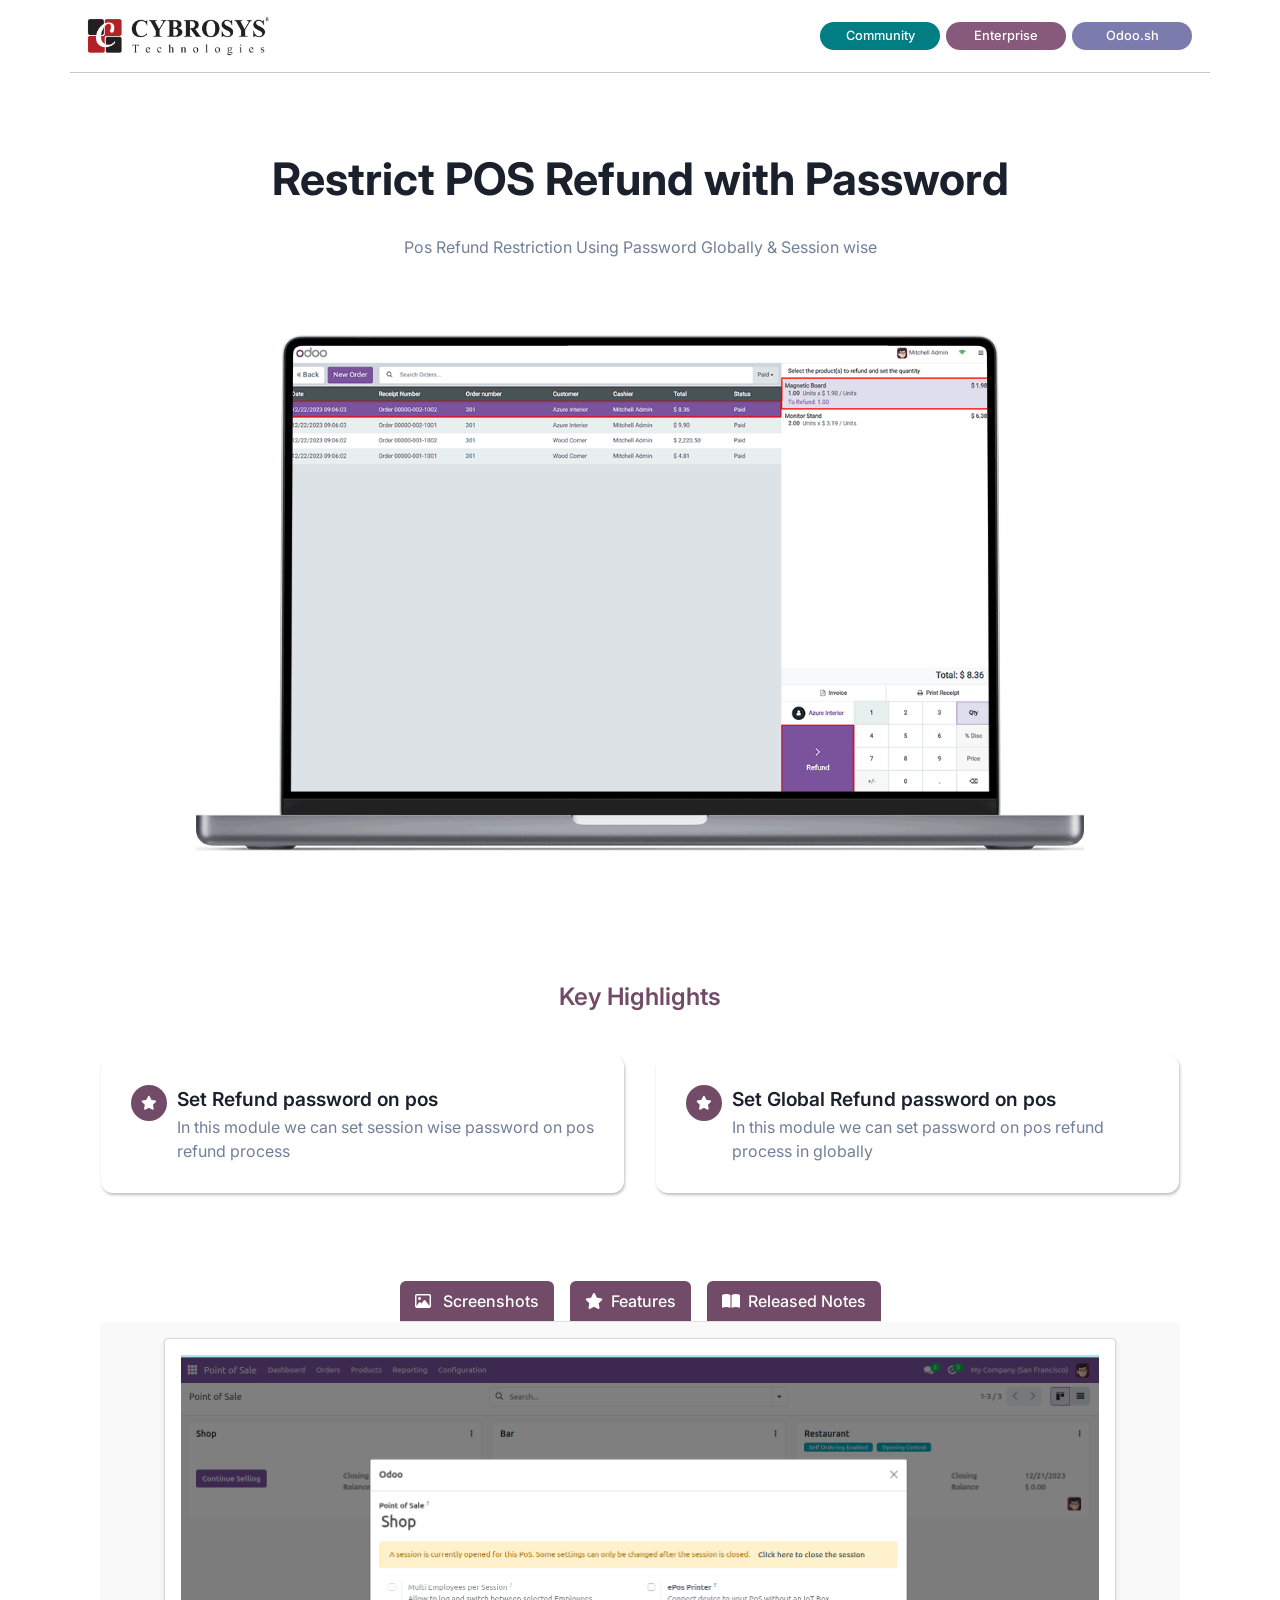
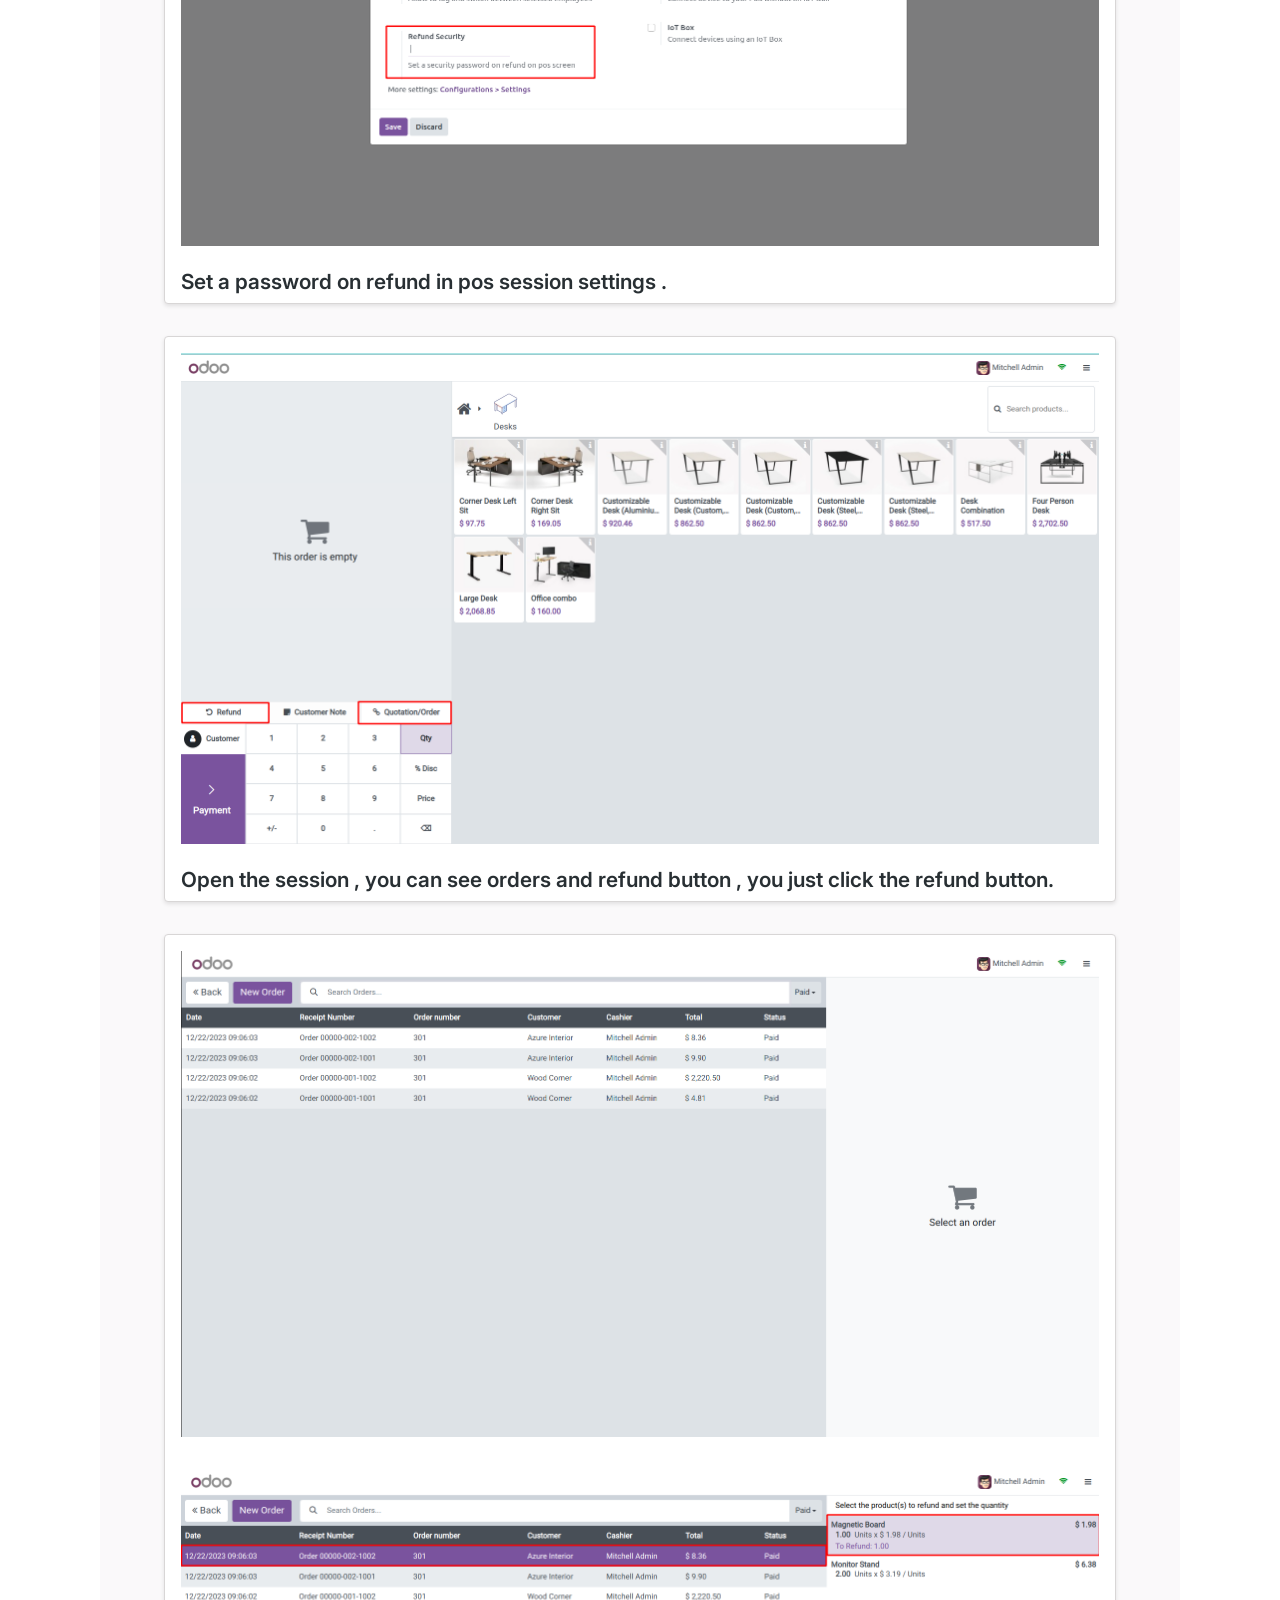
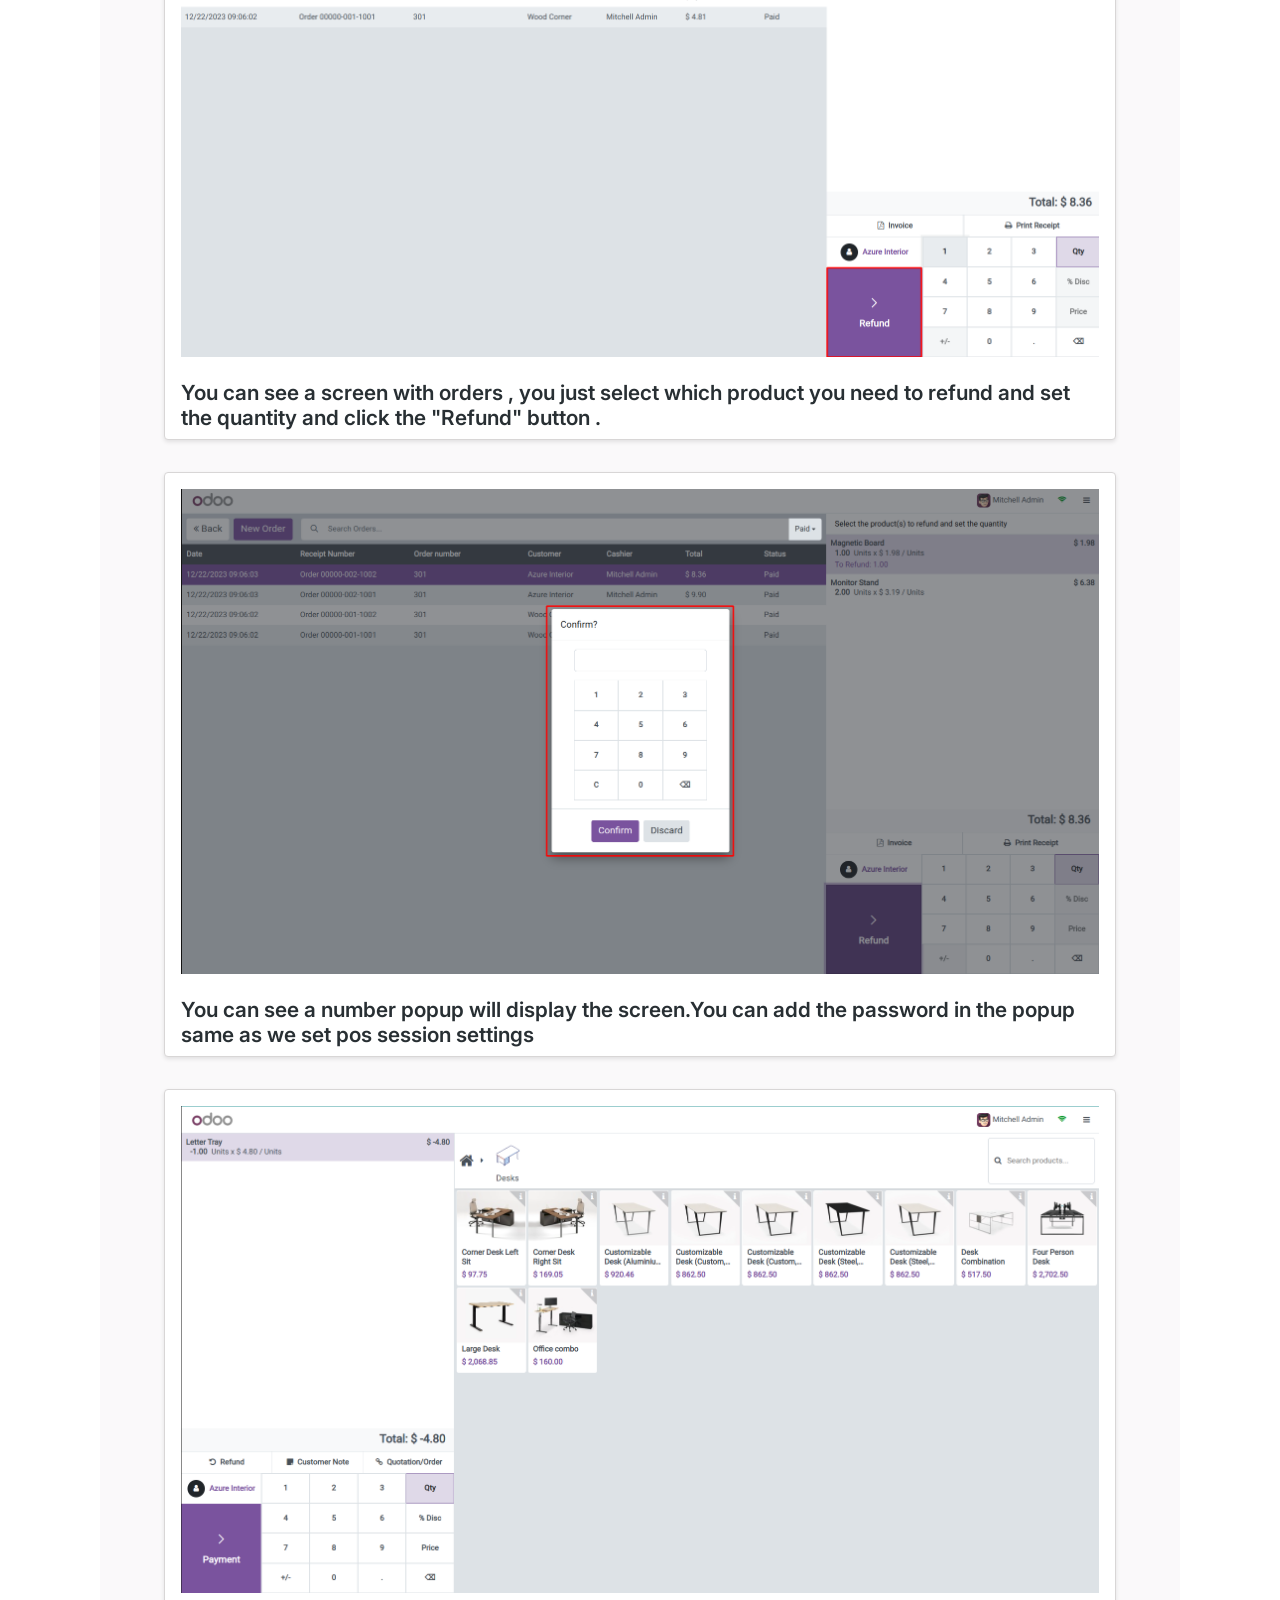
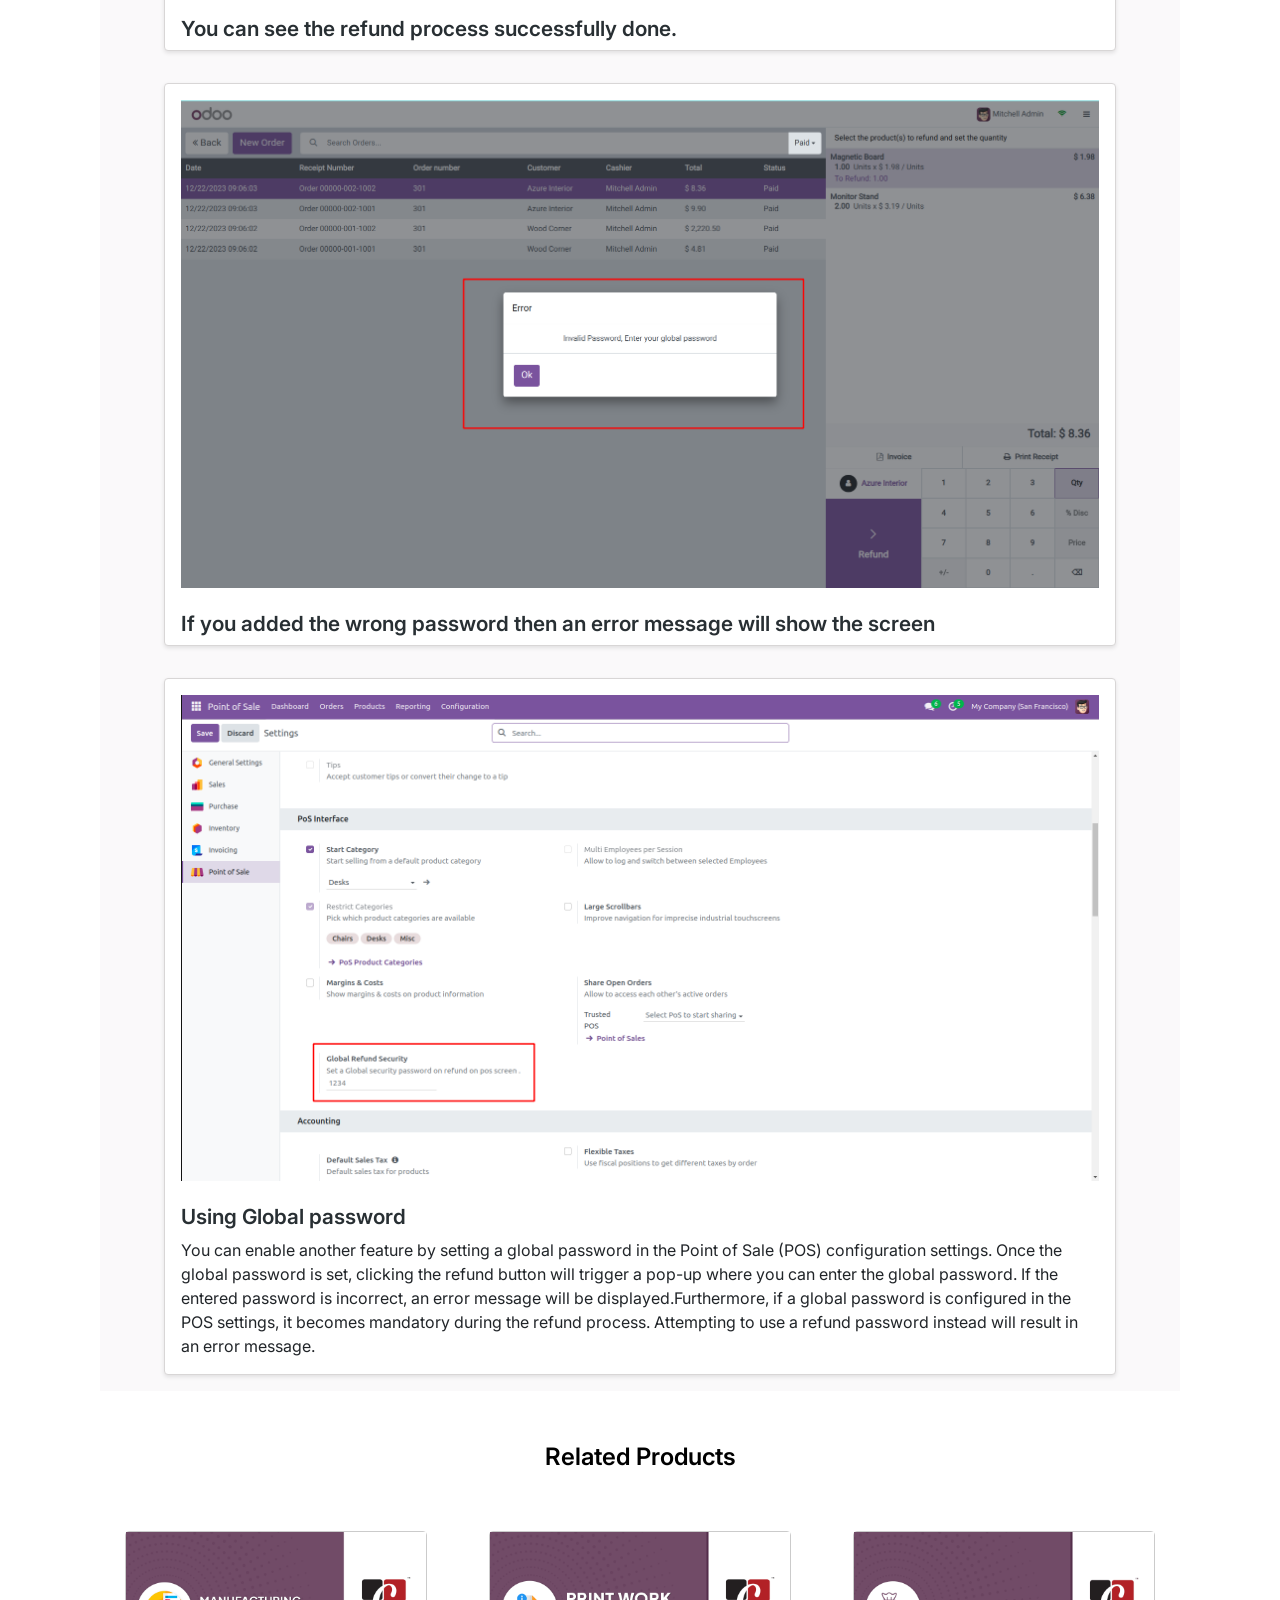
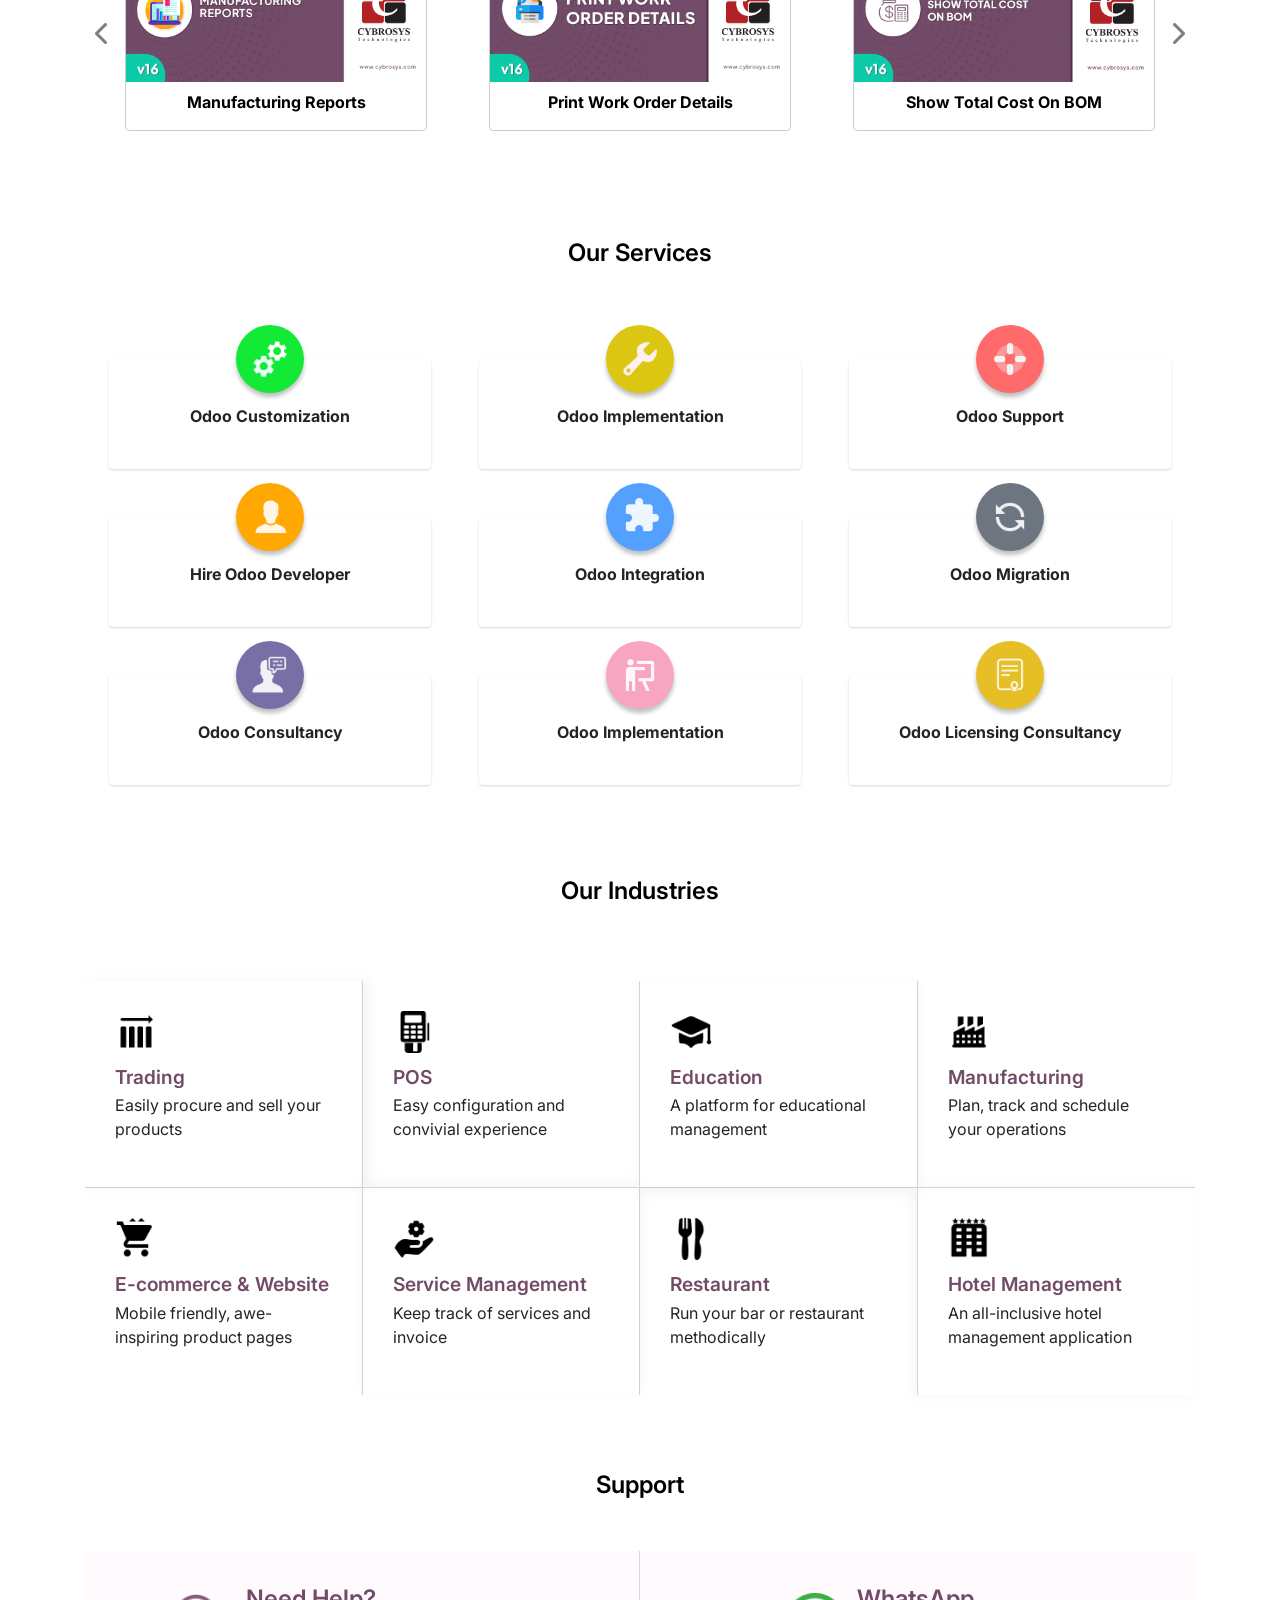
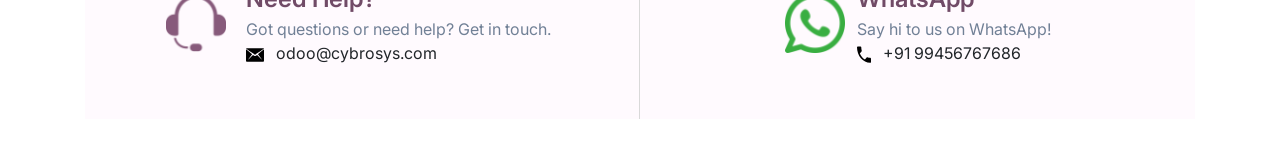
<file: pos_refund_password/static/description/index.html>
<!DOCTYPE html>
<html lang="en">
<head>
    <meta charset="UTF-8">
    <meta name="viewport" content="width=device-width, initial-scale=1.0">
    <title>Odoo App 3 Index</title>
    <!-- Bootstrap CSS -->
    <link rel="stylesheet"
          href="https://cdn.jsdelivr.net/npm/bootstrap@4.0.0/dist/css/bootstrap.min.css"
          integrity="sha384-Gn5384xqQ1aoWXA+058RXPxPg6fy4IWvTNh0E263XmFcJlSAwiGgFAW/dAiS6JXm"
          crossorigin="anonymous">
    <link rel="stylesheet"
          href="https://cdnjs.cloudflare.com/ajax/libs/font-awesome/6.2.1/css/all.min.css">
    <link rel="preconnect" href="https://fonts.googleapis.com">
    <link rel="preconnect" href="https://fonts.gstatic.com" crossorigin>
    <link href="https://fonts.googleapis.com/css2?family=Inter:wght@400;500;600;700;800&display=swap"
          rel="stylesheet">
</head>
<body>
<section>
    <div class="container"
         style="font-family: 'Inter', sans-serif !important;background-color: #fff !important;">
        <div class="row">
            <div class="col-sm-12 col-md-12 col-lg-12 d-flex justify-content-between flex-wrap align-items-sm-center"
                 style="border-bottom:1px solid rgba(0, 0, 0, 0.22)">
                <div class="my-3">
                    <img src="assets/misc/Cybrosys R.png"
                         style="width:auto !important; height:40px !important">
                </div>
                <div class="my-3 d-flex align-items-center">
                    <div class="text-center"
                         style="background-color:#017E84 !important;font-size: 0.8rem !important; color:#fff !important; font-weight:500 !important; padding:4px !important; margin:0 3px !important; border-radius:50px !important; min-width: 120px !important;">
                        Community
                    </div>
                    <div class="text-center"
                         style="background-color:#875A7B !important; color:#fff !important;font-size: 0.8rem !important; font-weight:500 !important; padding:4px !important; margin:0 3px !important; border-radius:50px !important;min-width: 120px !important;">
                        Enterprise
                    </div>
                    <div class="text-center"
                         style="background-color:#7C7BAD !important; color:#fff !important;font-size: 0.8rem !important; font-weight:500 !important; padding:4px !important; margin:0 3px !important; border-radius:50px !important; min-width: 120px !important;">
                        Odoo.sh
                    </div>
                </div>
            </div>
        </div>
        <div class="row">
            <div class="col-sm-12 col-md-12 col-lg-12 text-center d-flex align-items-center flex-column"
                 style="margin: 80px 0px !important;">
                <h1 style="font-size: 2.8rem;font-weight: 700; color:
                    #1A202C;">
                    Restrict POS Refund with Password</h1>
                <p class="my-3 mb-4"
                   style="max-width: 80%; font-weight: 400 !important; line-height: 32px; color: #718096;">
                    Pos Refund Restriction Using Password Globally & Session
                    wise</p>
                <!-- END OF APP HERO -->
                <div style="width: 80%; margin-top: 3rem;">
                    <img src="assets/screenshots/hero.gif"
                         class="img-responsive" width="100%" height="auto">
                </div>
            </div>
        </div>
        <div class="container mt-5 mb-5">
            <div class="col-lg-12 d-flex flex-column justify-content-center align-items-center mt-4">
                <p class="m-0"
                   style="font-weight: 600; font-size: 24px; color:#714b67 !important">
                    Key Highlights
                </p>
            </div>
            <div class="row py-4">
                <div class="col-md-6 col-sm-12 p-3">
                    <div class="d-flex   h-100" style="padding: 30px;border-radius: 12px;
                                    background: #FFF;
                                    box-shadow: 1px 2px 3px 0px rgba(0, 0, 0, 0.25); ">
                        <div style="width: 36px; height: 36px; border-radius: 50%; background: #714B67;
                                    display: flex; justify-content: center; align-items: center;
                                    margin-right: 10px; flex-shrink: 0;">
                            <i class="fa-solid fa-star  "
                               style="color: #fff;font-size:14px;"></i>
                        </div>
                        <div>
                            <p style="color: #1A202C;font-weight: 600;
                                      font-size: 1.2rem; margin-bottom: 2px;">
                                Set Refund password on pos </p>
                            <p class="m-0" style="color:#718096"> In this module
                                we can set session wise password on pos refund
                                process</p>
                        </div>
                    </div>
                </div>
                <div class="col-md-6 col-sm-12 p-3">
                    <div class="d-flex   h-100" style="padding: 30px;border-radius: 12px;
                                    background: #FFF;
                                    box-shadow: 1px 2px 3px 0px rgba(0, 0, 0, 0.25); ">
                        <div style="width: 36px; height: 36px; border-radius: 50%; background: #714B67;
                                    display: flex; justify-content: center; align-items: center;
                                    margin-right: 10px; flex-shrink: 0;">
                            <i class="fa-solid fa-star  "
                               style="color: #fff;font-size:14px;"></i>
                        </div>
                        <div>
                            <p style="color: #1A202C;font-weight: 600;
                                      font-size: 1.2rem; margin-bottom: 2px;">
                                Set Global Refund password on pos </p>
                            <p class="m-0" style="color:#718096"> In this module
                                we can set password on pos refund
                                process in globally</p>
                        </div>
                    </div>
                </div>
            </div>
        </div>
        <div class="container rounded">
            <ul class="nav nav-tabs d-flex"
                style="width: fit-content;margin: 0 auto;gap: 1rem;">
                <li class="col text-center py-2 text-nowrap "
                    style="color: #fff; background-color: #714B67;border-radius: 6px 6px 0px 0px;">
                    <a
                            class="active show" data-toggle="tab" href="#tab1"
                            style="color: #fff;font-weight: 500; background-color: #714B67; text-decoration: none;">
                        <i class="fa-regular fa-image  pr-2"
                           style="color: #fff;"></i>
                        Screenshots</a></li>
                <li class="col text-center py-2 text-nowrap "
                    style="color: #fff; background-color: #714B67;border-radius: 6px 6px 0px 0px;">
                    <a
                            data-toggle="tab" href="#tab2"
                            style="color: #fff;font-weight: 500;  text-decoration: none;"><i
                            class="fa-solid fa-star  pr-2"
                            style="color: #fff;"></i>Features</a></li>
                <li class="col text-center py-2 text-nowrap "
                    style="color: #fff; background-color: #714B67;border-radius: 6px 6px 0px 0px;">
                    <a
                            data-toggle="tab" href="#tab3"
                            style="color: #fff;font-weight: 500; text-decoration: none; background-color: #714B67;"><i
                            class="fa-solid fa-book-open  pr-2"
                            style="color: #fff;"></i>Released Notes</a></li>
            </ul>
            <div class="tab-content"
                 style="background-color: rgba(121, 113, 119, 0.04);">
                <div id="tab1" class="tab-pane fade in active show">
                    <div class="col-lg-12 py-2"
                         style="padding: 1rem 4rem !important;">
                        <div
                                style="border: 1px solid #d8d6d6; border-radius: 4px; background: #fff; box-shadow: 0 2px 4px rgba(0, 0, 0, 0.1);">
                            <div class="row justify-content-center p-3 w-100 m-0">
                                <img src="assets/screenshots/screenshot1.png"
                                     class="img-responsive" width="100%"
                                     height="auto">

                            </div>
                            <div class="px-3">
                                <h4 class="mt-2"
                                    style=" font-weight:600 !important; color:#282F33 !important; font-size:1.3rem !important">
                                    Set a password on refund in pos session
                                    settings .</h4>
                            </div>
                        </div>
                    </div>
                    <div class="col-lg-12 py-2"
                         style="padding: 1rem 4rem !important;">
                        <div
                                style="border: 1px solid #d8d6d6; border-radius: 4px; background: #fff; box-shadow: 0 2px 4px rgba(0, 0, 0, 0.1);">
                            <div class="row justify-content-center p-3 w-100 m-0">
                                <img src="assets/screenshots/screenshot2.png"
                                     class="img-responsive" width="100%"
                                     height="auto">

                            </div>
                            <div class="px-3">
                                <h4 class="mt-2"
                                    style=" font-weight:600 !important; color:#282F33 !important; font-size:1.3rem !important">
                                    Open the session , you can see orders and
                                    refund button , you just click the refund
                                    button.</h4>
                            </div>
                        </div>
                    </div>
                    <div class="col-lg-12 py-2"
                         style="padding: 1rem 4rem !important;">
                        <div
                                style="border: 1px solid #d8d6d6; border-radius: 4px; background: #fff; box-shadow: 0 2px 4px rgba(0, 0, 0, 0.1);">
                            <div class="row justify-content-center p-3 w-100 m-0">
                                <img src="assets/screenshots/screenshot3.png"
                                     class="img-responsive" width="100%"
                                     height="auto">

                            </div>
                            <div class="row justify-content-center p-3 w-100 m-0">
                                <img src="assets/screenshots/screenshot4.png"
                                     class="img-responsive" width="100%"
                                     height="auto">

                            </div>
                            <div class="px-3">
                                <h4 class="mt-2"
                                    style=" font-weight:600 !important; color:#282F33 !important; font-size:1.3rem !important">
                                    You can see a screen with orders , you just
                                    select which product you need to refund and
                                    set the quantity and click the "Refund"
                                    button .</h4>
                            </div>
                        </div>
                    </div>
                    <div class="col-lg-12 py-2"
                         style="padding: 1rem 4rem !important;">
                        <div
                                style="border: 1px solid #d8d6d6; border-radius: 4px; background: #fff; box-shadow: 0 2px 4px rgba(0, 0, 0, 0.1);">
                            <div class="row justify-content-center p-3 w-100 m-0">
                                <img src="assets/screenshots/screenshot5.png"
                                     class="img-responsive" width="100%"
                                     height="auto">

                            </div>
                            <div class="px-3">
                                <h4 class="mt-2"
                                    style=" font-weight:600 !important; color:#282F33 !important; font-size:1.3rem !important">
                                    You can see a number popup will display the
                                    screen.You can add the password in the popup
                                    same as we set pos session settings</h4>
                            </div>
                        </div>
                    </div>
                    <div class="col-lg-12 py-2"
                         style="padding: 1rem 4rem !important;">
                        <div
                                style="border: 1px solid #d8d6d6; border-radius: 4px; background: #fff; box-shadow: 0 2px 4px rgba(0, 0, 0, 0.1);">
                            <div class="row justify-content-center p-3 w-100 m-0">
                                <img src="assets/screenshots/screenshot6.png"
                                     class="img-responsive" width="100%"
                                     height="auto">

                            </div>
                            <div class="px-3">
                                <h4 class="mt-2"
                                    style=" font-weight:600 !important; color:#282F33 !important; font-size:1.3rem !important">
                                    You can see the refund process successfully
                                    done.</h4>
                            </div>
                        </div>
                    </div>
                    <div class="col-lg-12 py-2"
                         style="padding: 1rem 4rem !important;">
                        <div
                                style="border: 1px solid #d8d6d6; border-radius: 4px; background: #fff; box-shadow: 0 2px 4px rgba(0, 0, 0, 0.1);">
                            <div class="row justify-content-center p-3 w-100 m-0">
                                <img src="assets/screenshots/screenshot7.png"
                                     class="img-responsive" width="100%"
                                     height="auto">

                            </div>
                            <div class="px-3">
                                <h4 class="mt-2"
                                    style=" font-weight:600 !important; color:#282F33 !important; font-size:1.3rem !important">
                                    If you added the wrong password then an
                                    error message will show the screen </h4>
                            </div>
                        </div>
                    </div>
                    <div class="col-lg-12 py-2"
                         style="padding: 1rem 4rem !important;">
                        <div
                                style="border: 1px solid #d8d6d6; border-radius: 4px; background: #fff; box-shadow: 0 2px 4px rgba(0, 0, 0, 0.1);">
                            <div class="row justify-content-center p-3 w-100 m-0">
                                <img src="assets/screenshots/screenshot8.png"
                                     class="img-responsive" width="100%"
                                     height="auto">

                            </div>
                            <div class="px-3">
                                <h4 class="mt-2"
                                    style=" font-weight:600 !important; color:#282F33 !important; font-size:1.3rem !important"> Using Global password</h4>
                                    <p>You can enable another feature by setting a
                                    global password in the Point of Sale (POS)
                                    configuration settings. Once the global
                                    password is set, clicking the refund button
                                    will trigger a pop-up where you can enter
                                    the global password. If the entered password
                                    is incorrect, an error message will be
                                    displayed.Furthermore, if a global password is
                                    configured in the POS settings, it becomes
                                    mandatory during the refund process.
                                    Attempting to use a refund password instead
                                    will result in an error message.</p>
                            </div>
                        </div>
                    </div>

                </div>

                <div id="tab2" class="tab-pane fade">
                    <div class="col-mg-12" style="padding: 1rem 4rem;">
                        <ul style="list-style: none; padding: 1rem 0;font-weight: 500;">
                            <li class="py-3"
                                style="font-weight: 500;background-color: #fff; border-radius: 4px; padding: 1rem; margin-bottom: 1rem; box-shadow: 0 2px 4px rgba(0, 0, 0, 0.1);">
                                    <span style="margin-right: 12px;"><img
                                            src="assets/misc/star (1) 2.svg"
                                            alt=""
                                            width="16px"></span>Set Password on Pos Refund Process Session Wise
                            </li>
                        </ul>
                    </div>
                </div>
                <div id="tab3" class="tab-pane fade">
                    <div class="col-mg-12 active" style="padding: 1rem 4rem;">
                        <div class="py-3"
                             style="font-weight: 500;background-color: #fff; border-radius: 4px; padding: 1rem; box-shadow: 0 2px 4px rgba(0, 0, 0, 0.1);">
                            <div class="d-flex mb-3"
                                 style="font-size: 0.8rem; font-weight: 500;"><span>Version
                                        17.0.1.0.0</span><span
                                    class="px-2">|</span><span
                                    style="color: #714B67;font-weight: 600;">Released on: 8th January 2024</span>
                            </div>
                            <p class="m-0"
                               style=" color:#718096!important; font-size:1rem !important;line-height: 28px;">

                                Initial Commit for   Restrict POS Refund with Password.</p>
                        </div>
                    </div>
                </div>
            </div>
        </div>
        <div class="container mt-5">
            <div class="col-lg-12 d-flex flex-column justify-content-center align-items-center mt-5">
                <p class="m-0"
                   style="font-weight: 600; font-size: 24px; color:#000 !important">
                    Related Products</p>
            </div>
        </div>
        <div id="myCarousel" class="carousel slide py-3" data-ride="carousel">
            <div class="carousel-inner">
                <div class="carousel-item active">
                    <div class="row p-4">
                        <div class="col">
                            <div class="p-3">
                                <a href="https://apps.odoo.com/apps/modules/16.0/manufacturing_reports/"
                                   style="color: #000; text-decoration: none;">
                                    <div style="border:1px solid #CBCBCB !important;border-radius: 4px;">
                                        <div style="width: 300px; ">
                                            <img src="assets/modules/1.png"
                                                 alt="" width="100%"
                                                 height="auto">

                                        </div>
                                        <p class="text-center pt-2 text-black font-weight-bold">
                                            Manufacturing Reports</p>
                                    </div>
                                </a>
                            </div>
                        </div>
                        <div class="col">
                            <div class="p-3">
                                <a href="https://apps.odoo.com/apps/modules/16.0/mrp_work_order_print/"
                                   style="color: #000; text-decoration: none;">
                                    <div style="border:1px solid #CBCBCB !important;border-radius: 4px;">
                                        <div style="width: 300px; ">
                                            <img src="assets/modules/2.png"
                                                 alt="" width="100%"
                                                 height="auto">

                                        </div>
                                        <p class="text-center pt-2 text-black font-weight-bold">
                                            Print Work Order Details</p>
                                    </div>
                                </a>
                            </div>
                        </div>
                        <div class="col">
                            <div class="p-3">
                                <a href="https://apps.odoo.com/apps/modules/16.0/bom_total_cost/"
                                   style="color: #000; text-decoration: none;">
                                    <div style="border:1px solid #CBCBCB !important;border-radius: 4px;">
                                        <div style="width: 300px; ">
                                            <img src="assets/modules/3.png"
                                                 alt="" width="100%"
                                                 height="auto">

                                        </div>
                                        <p class="text-center pt-2 text-black font-weight-bold">
                                            Show Total Cost On BOM</p>
                                    </div>
                                </a>
                            </div>
                        </div>
                    </div>
                </div>
                <div class="carousel-item">
                    <div class="row p-4">
                        <div class="col">
                            <div class="p-3">
                                <a href="https://apps.odoo.com/apps/modules/16.0/simple_mrp_order/"
                                   style="color: #000; text-decoration: none;">
                                    <div style="border:1px solid #CBCBCB !important;border-radius: 4px;">
                                        <div style="width: 300px; ">
                                            <img src="assets/modules/4.png"
                                                 alt="" width="100%"
                                                 height="auto">

                                        </div>
                                        <p class="text-center pt-2 text-black font-weight-bold">
                                            Simple Manufacturing Orders</p>
                                    </div>
                                </a>
                            </div>
                        </div>
                        <div class="col">
                            <div class="p-3">
                                <a href="https://apps.odoo.com/apps/modules/16.0/bom_multiple_product/"
                                   style="color: #000; text-decoration: none;">
                                    <div style="border:1px solid #CBCBCB !important;border-radius: 4px;">
                                        <div style="width: 300px;">
                                            <img src="assets/modules/5.png"
                                                 alt="" width="100%"
                                                 height="auto">

                                        </div>
                                        <p class="text-center pt-2 text-black font-weight-bold">
                                            BOM Multiple Product Selection</p>
                                    </div>
                                </a>
                            </div>
                        </div>
                        <div class="col">
                            <div class="p-3">
                                <a href="https://apps.odoo.com/apps/modules/16.0/cw_mrp/"
                                   style="color: #000; text-decoration: none;">
                                    <div style="border:1px solid #CBCBCB !important;border-radius: 4px;">
                                        <div style="width: 300px;">
                                            <img src="assets/modules/6.png"
                                                 alt="" width="100%"
                                                 height="auto">
                                        </div>
                                        <p class="text-center pt-2 text-black font-weight-bold">
                                            Catch Weight Management:
                                            Manufacturing</p>
                                    </div>
                                </a>
                            </div>
                        </div>
                    </div>
                </div>
            </div>
            <a class="carousel-control-prev" href="#myCarousel"
               data-slide="prev" style="width: 35px; color: #000;">
                    <span class="carousel-control-prev-icon">
                        <i class="fa fa-chevron-left"
                           style="font-size: 24px;"></i>
                    </span>
            </a>
            <a class="carousel-control-next" href="#myCarousel"
               data-slide="next" style="width: 35px; color: #000;">
                    <span class="carousel-control-next-icon">
                        <i class="fa fa-chevron-right"
                           style="font-size: 24px;"></i>
                    </span>
            </a>
        </div>
        <div class="container mt-5">
            <div class="col-lg-12 d-flex flex-column justify-content-center align-items-center mt-4">
                <p class="m-0"
                   style="font-weight: 600; font-size: 24px; color:#000 !important">
                    Our Services</p>

            </div>
        </div>
        <div class="container my-5">
            <div class="row py-3">
                <div class="col-md-4 col-sm-6 px-4 py-4">
                    <div
                            style="background-color: #fff; padding: 25px; text-align: center;  box-shadow: rgba(0, 0, 0, 0.1) 0px 1px 3px 0px, rgba(0, 0, 0, 0.06) 0px 1px 2px 0px; position: relative;border-radius: 4px;">
                        <div style="position: absolute; top: 0%; left: 50%; transform: translate(-50%, -50%);">
                            <div style="background-color:#13EA36 ; border-radius: 50%; padding: 15px;    width: 68px;
                                    height: 68px; display: inline-block; box-shadow:0px 4px 4px rgba(0, 0, 0, 0.25);">
                                <img src="assets/icons/cogs.png"
                                     alt="service-icon" width="38px"
                                     height="auto">
                            </div>
                        </div>
                        <p style="margin-top: 20px; font-weight: bold;">Odoo
                            Customization</p>
                    </div>
                </div>
                <div class="col-md-4 col-sm-6 px-4 py-4">
                    <div
                            style="background-color: #fff; padding: 25px; text-align: center; box-shadow: rgba(0, 0, 0, 0.1) 0px 1px 3px 0px, rgba(0, 0, 0, 0.06) 0px 1px 2px 0px; position: relative;border-radius: 4px;">
                        <div style="position: absolute; top: 0%; left: 50%; transform: translate(-50%, -50%);">
                            <div style="background-color:#DBC711; border-radius: 50%; padding: 15px;    width: 68px;
                                    height: 68px; display: inline-block; box-shadow:0px 4px 4px rgba(0, 0, 0, 0.25);">
                                <img src="assets/icons/wrench.png"
                                     alt="service-icon" width="38px"
                                     height="auto">
                            </div>
                        </div>
                        <p style="margin-top: 20px; font-weight: bold;">Odoo
                            Implementation</p>
                    </div>
                </div>
                <div class="col-md-4 col-sm-6 px-4 py-4">
                    <div
                            style="background-color: #fff; padding: 25px; text-align: center;  box-shadow: rgba(0, 0, 0, 0.1) 0px 1px 3px 0px, rgba(0, 0, 0, 0.06) 0px 1px 2px 0px; position: relative; border-radius: 4px;">
                        <div style="position: absolute; top: 0%; left: 50%; transform: translate(-50%, -50%);">
                            <div style="background-color:#FF6B6B ; border-radius: 50%; padding: 15px;    width: 68px;
                                    height: 68px; display: inline-block; box-shadow:0px 4px 4px rgba(0, 0, 0, 0.25);">
                                <img src="assets/icons/lifebuoy.png"
                                     alt="service-icon" width="38px"
                                     height="auto">
                            </div>
                        </div>
                        <p style="margin-top: 20px; font-weight: bold;">Odoo
                            Support</p>
                    </div>
                </div>
                <div class="col-md-4 col-sm-6 px-4 py-4">
                    <div
                            style="background-color: #fff; padding: 25px; text-align: center; box-shadow: rgba(0, 0, 0, 0.1) 0px 1px 3px 0px, rgba(0, 0, 0, 0.06) 0px 1px 2px 0px; position: relative; border-radius: 4px;">
                        <div style="position: absolute; top: 0%; left: 50%; transform: translate(-50%, -50%);">
                            <div style="background-color:#FFA801 ; border-radius: 50%; padding: 15px;    width: 68px;
                                    height: 68px; display: inline-block; box-shadow:0px 4px 4px rgba(0, 0, 0, 0.25);">
                                <img src="assets/icons/user.png"
                                     alt="service-icon" width="38px"
                                     height="auto">
                            </div>
                        </div>
                        <p style="margin-top: 20px; font-weight: bold;">Hire
                            Odoo Developer</p>
                    </div>
                </div>
                <div class="col-md-4 col-sm-6 px-4 py-4">
                    <div
                            style="background-color: #fff; padding: 25px; text-align: center;  box-shadow: rgba(0, 0, 0, 0.1) 0px 1px 3px 0px, rgba(0, 0, 0, 0.06) 0px 1px 2px 0px; position: relative; border-radius: 4px;">

                        <div style="position: absolute; top: 0%; left: 50%; transform: translate(-50%, -50%);">
                            <div style="background-color:#54A0FF; border-radius: 50%; padding: 15px;    width: 68px;
                                    height: 68px; display: inline-block; box-shadow:0px 4px 4px rgba(0, 0, 0, 0.25);">
                                <img src="assets/icons/puzzle.png"
                                     alt="service-icon" width="38px"
                                     height="auto">
                            </div>
                        </div>
                        <p style="margin-top: 20px; font-weight: bold;">Odoo
                            Integration</p>
                    </div>
                </div>
                <div class="col-md-4 col-sm-6 px-4 py-4">
                    <div
                            style="background-color: #fff; padding: 25px; text-align: center;  box-shadow: rgba(0, 0, 0, 0.1) 0px 1px 3px 0px, rgba(0, 0, 0, 0.06) 0px 1px 2px 0px; position: relative;border-radius: 4px;">
                        <div style="position: absolute; top: 0%; left: 50%; transform: translate(-50%, -50%);">
                            <div style="background-color:#6D7680 ; border-radius: 50%; padding: 15px;    width: 68px;
                                    height: 68px; display: inline-block; box-shadow:0px 4px 4px rgba(0, 0, 0, 0.25);">
                                <img src="assets/icons/update.png"
                                     alt="service-icon" width="38px"
                                     height="auto">
                            </div>
                        </div>
                        <p style="margin-top: 20px; font-weight: bold;">Odoo
                            Migration</p>
                    </div>
                </div>
                <div class="col-md-4 col-sm-6 px-4 py-4">
                    <div
                            style="background-color: #fff; padding: 25px; text-align: center;  box-shadow: rgba(0, 0, 0, 0.1) 0px 1px 3px 0px, rgba(0, 0, 0, 0.06) 0px 1px 2px 0px; position: relative;border-radius: 4px;">
                        <div style="position: absolute; top: 0%; left: 50%; transform: translate(-50%, -50%);">
                            <div style="background-color:#786FA6 ; border-radius: 50%; padding: 15px;    width: 68px;
                                    height: 68px; display: inline-block; box-shadow:0px 4px 4px rgba(0, 0, 0, 0.25);">
                                <img src="assets/icons/consultation.png"
                                     alt="service-icon" width="38px"
                                     height="auto">
                            </div>
                        </div>
                        <p style="margin-top: 20px; font-weight: bold;">Odoo
                            Consultancy</p>
                    </div>
                </div>
                <div class="col-md-4 col-sm-6 px-4 py-4">
                    <div
                            style="background-color: #fff; padding: 25px; text-align: center; box-shadow: rgba(0, 0, 0, 0.1) 0px 1px 3px 0px, rgba(0, 0, 0, 0.06) 0px 1px 2px 0px;position: relative;border-radius: 4px;">
                        <div style="position: absolute; top: 0%; left: 50%; transform: translate(-50%, -50%);">
                            <div style="background-color:#F8A5C2 ; border-radius: 50%; padding: 15px;    width: 68px;
                                    height: 68px; display: inline-block; box-shadow:0px 4px 4px rgba(0, 0, 0, 0.25);">
                                <img src="assets/icons/training.png"
                                     alt="service-icon" width="38px"
                                     height="auto">
                            </div>
                        </div>
                        <p style="margin-top: 20px; font-weight: bold;">Odoo
                            Implementation</p>
                    </div>
                </div>
                <div class="col-md-4 col-sm-6 px-4 py-4">
                    <div
                            style="background-color: #fff; padding: 25px; text-align: center;  box-shadow: rgba(0, 0, 0, 0.1) 0px 1px 3px 0px, rgba(0, 0, 0, 0.06) 0px 1px 2px 0px; position: relative;border-radius: 4px;">
                        <div style="position: absolute; top: 0%; left: 50%; transform: translate(-50%, -50%);">
                            <div style="background-color:#E6BE26; border-radius: 50%; padding: 15px;    width: 68px;
                                    height: 68px; display: inline-block; box-shadow:0px 4px 4px rgba(0, 0, 0, 0.25);">
                                <img src="assets/icons/license.png"
                                     alt="service-icon" width="38px"
                                     height="auto">
                            </div>
                        </div>
                        <p style="margin-top: 20px; font-weight: bold;">Odoo
                            Licensing Consultancy</p>
                    </div>
                </div>
            </div>
        </div>
        <div class="container mt-5">
            <div class="col-lg-12 d-flex flex-column justify-content-center align-items-center mt-4">
                <p class="m-0"
                   style="font-weight: 600; font-size: 24px; color:#000 !important">
                    Our Industries</p>

            </div>
        </div>
        <div class="container">
            <div class="row my-5 py-4">
                <div class="col-md-3 col-sm-6 p-0">
                    <div class="d-flex flex-column h-100 "
                         style="border-right: 1px solid rgb(209, 209, 209); border-bottom: 1px solid  rgb(209, 209, 209); padding: 30px; box-shadow: 6px 0 10px rgba(228, 227, 227, 0.373);">
                        <img src="assets/icons/trading-black.png" width="42px"
                             height="auto" alt="">
                        <p style="color: #714B67;font-weight: 600; margin-top: 10px;
                           font-size: 1.2rem; margin-bottom: 2px;">Trading</p>
                        <p>Easily procure and sell your products</p>
                    </div>
                </div>
                <div class="col-md-3 col-sm-6  p-0">
                    <div class="d-flex flex-column h-100"
                         style="border-right: 1px solid rgb(209, 209, 209);border-bottom: 1px solid  rgb(209, 209, 209); padding: 30px;">
                        <img src="assets/icons/pos-black.png" width="42px"
                             height="auto" alt="">
                        <p style="color: #714B67;font-weight: 600; margin-top: 10px;
                            font-size: 1.2rem; margin-bottom: 2px;">POS</p>
                        <p>Easy configuration and convivial experience</p>
                    </div>
                </div>
                <div class="col-md-3 col-sm-6  p-0">
                    <div class="d-flex flex-column h-100"
                         style="border-right: 1px solid  rgb(209, 209, 209);border-bottom: 1px solid   rgba(0, 0, 0, 0.2); padding: 30px; box-shadow: 0 5px 10px  rgba(228, 227, 227, 0.373)">
                        <img src="assets/icons/education-black.png" width="42px"
                             height="auto" alt="">
                        <p style="color: #714B67;font-weight: 600; margin-top: 10px;
                            font-size: 1.2rem; margin-bottom: 2px;">
                            Education</p>
                        <p>A platform for educational management</p>
                    </div>
                </div>
                <div class="col-md-3 col-sm-6  p-0">
                    <div class="d-flex flex-column h-100"
                         style="border-bottom: 1px solid  rgb(209, 209, 209); padding: 30px; ">
                        <img src="assets/icons/manufacturing-black.png"
                             width="42px" height="auto" alt="">
                        <p style="color: #714B67;font-weight: 600; margin-top: 10px;
                            font-size: 1.2rem; margin-bottom: 2px;">
                            Manufacturing</p>
                        <p>Plan, track and schedule your operations</p>
                    </div>
                </div>
                <div class="col-md-3 col-sm-6 p-0">
                    <div class="d-flex flex-column h-100"
                         style="border-right: 1px solid  rgb(209, 209, 209); padding: 30px;">
                        <img src="assets/icons/ecom-black.png" width="42px"
                             height="auto" alt="">
                        <p style="color: #714B67;font-weight: 600; margin-top: 10px;
                            font-size: 1.2rem; margin-bottom: 2px;">E-commerce &
                            Website</p>
                        <p>Mobile friendly, awe-inspiring product pages</p>
                    </div>
                </div>
                <div class="col-md-3 col-sm-6   p-0">
                    <div class="d-flex flex-column h-100"
                         style="border-right: 1px solid  rgb(209, 209, 209); padding: 30px;box-shadow: 0 -5px 10px  rgba(228, 227, 227, 0.373);">
                        <img src="assets/icons/service-black.png" width="42px"
                             height="auto" alt="">
                        <p style="color: #714B67;font-weight: 600; margin-top: 10px;
                            font-size: 1.2rem; margin-bottom: 2px;">Service
                            Management</p>
                        <p>Keep track of services and invoice</p>
                    </div>
                </div>
                <div class="col-md-3 col-sm-6    p-0">
                    <div class="d-flex flex-column h-100"
                         style="border-right: 1px solid  rgb(209, 209, 209); padding: 30px; ">
                        <img src="assets/icons/restaurant-black.png"
                             width="42px" height="auto" alt="">
                        <p style="color: #714B67;font-weight: 600; margin-top: 10px;
                            font-size: 1.2rem; margin-bottom: 2px;">
                            Restaurant</p>
                        <p>Run your bar or restaurant methodically</p>
                    </div>
                </div>
                <div class="col-md-3 col-sm-6   p-0">
                    <div class="d-flex flex-column h-100"
                         style=" padding: 30px;box-shadow: -5px 0 10px  rgba(228, 227, 227, 0.373);">
                        <img src="assets/icons/hotel-black.png" width="42px"
                             height="auto" alt="">
                        <p style="color: #714B67;font-weight: 600; margin-top: 10px;
                            font-size: 1.2rem; margin-bottom: 2px;">Hotel
                            Management</p>
                        <p>An all-inclusive hotel management application</p>
                    </div>
                </div>
            </div>
        </div>
        <div class="container mt-5">
            <div class="col-lg-12 d-flex flex-column justify-content-center align-items-center mt-5">
                <p class="m-0"
                   style="font-weight: 600; font-size: 24px; color:#000 !important">
                    Support</p>
            </div>
        </div>
        <div class="container my-5">
            <div class="row" style="background-color: #FFFAFE;">
                <div class="col-md-6 pb-4  d-flex align-items-center justify-content-center"
                     style="border-right: 1px solid #D9D9D9;">
                    <div style="padding: 30px;">
                        <div class="d-flex align-items-center">
                            <img src="assets/misc/support (1) 1.svg" alt=""
                                 width="60px" style="margin-right: 12px;">
                            <div style="padding: 0px 8px;">
                                    <span
                                            style="color: #714B67;font-size: 24px;font-weight: 600;padding-bottom: 1rem;">Need
                                        Help?</span>
                                <p class="m-0" style="color:#718096;">Got
                                    questions or need help? Get in touch.</p>
                                <div style="font-weight: 400;"><span><img
                                        src="assets/misc/support-email.svg"
                                        alt=""
                                        width="18px"
                                        style="filter: invert(1);margin-right: 0.8rem;"></span>odoo@cybrosys.com
                                </div>
                            </div>
                        </div>
                    </div>
                </div>
                <div class="col-md-6 pb-4 d-flex align-items-center justify-content-center">
                    <div style="padding: 30px;">
                        <div class="d-flex align-items-center">
                            <img src="assets/misc/whatsapp 1.svg" alt=""
                                 width="60px" style="margin-right: 12px;">
                            <div>
                                <span style="color: #714B67;font-size: 24px;font-weight: 600;">WhatsApp</span>
                                <p class="m-0" style="color:#718096;">Say hi to
                                    us on WhatsApp!</p>
                                <div style="font-weight: 400; font-size: 16px;"><span><img
                                        src="assets/misc/phone.svg"
                                        alt="" width="14px"
                                        style="filter: invert(1); margin-right: 0.8rem;"></span>+91
                                    99456767686
                                </div>
                            </div>
                        </div>
                    </div>
                </div>
            </div>
        </div>
    </div>
</section>
<!-- Optional JavaScript -->
<!-- jQuery first, then Popper.js, then Bootstrap JS -->
<script src="https://ajax.googleapis.com/ajax/libs/jquery/3.5.1/jquery.min.js"></script>
<script src="https://maxcdn.bootstrapcdn.com/bootstrap/4.5.2/js/bootstrap.min.js"></script>
</body>
</html>
</file>
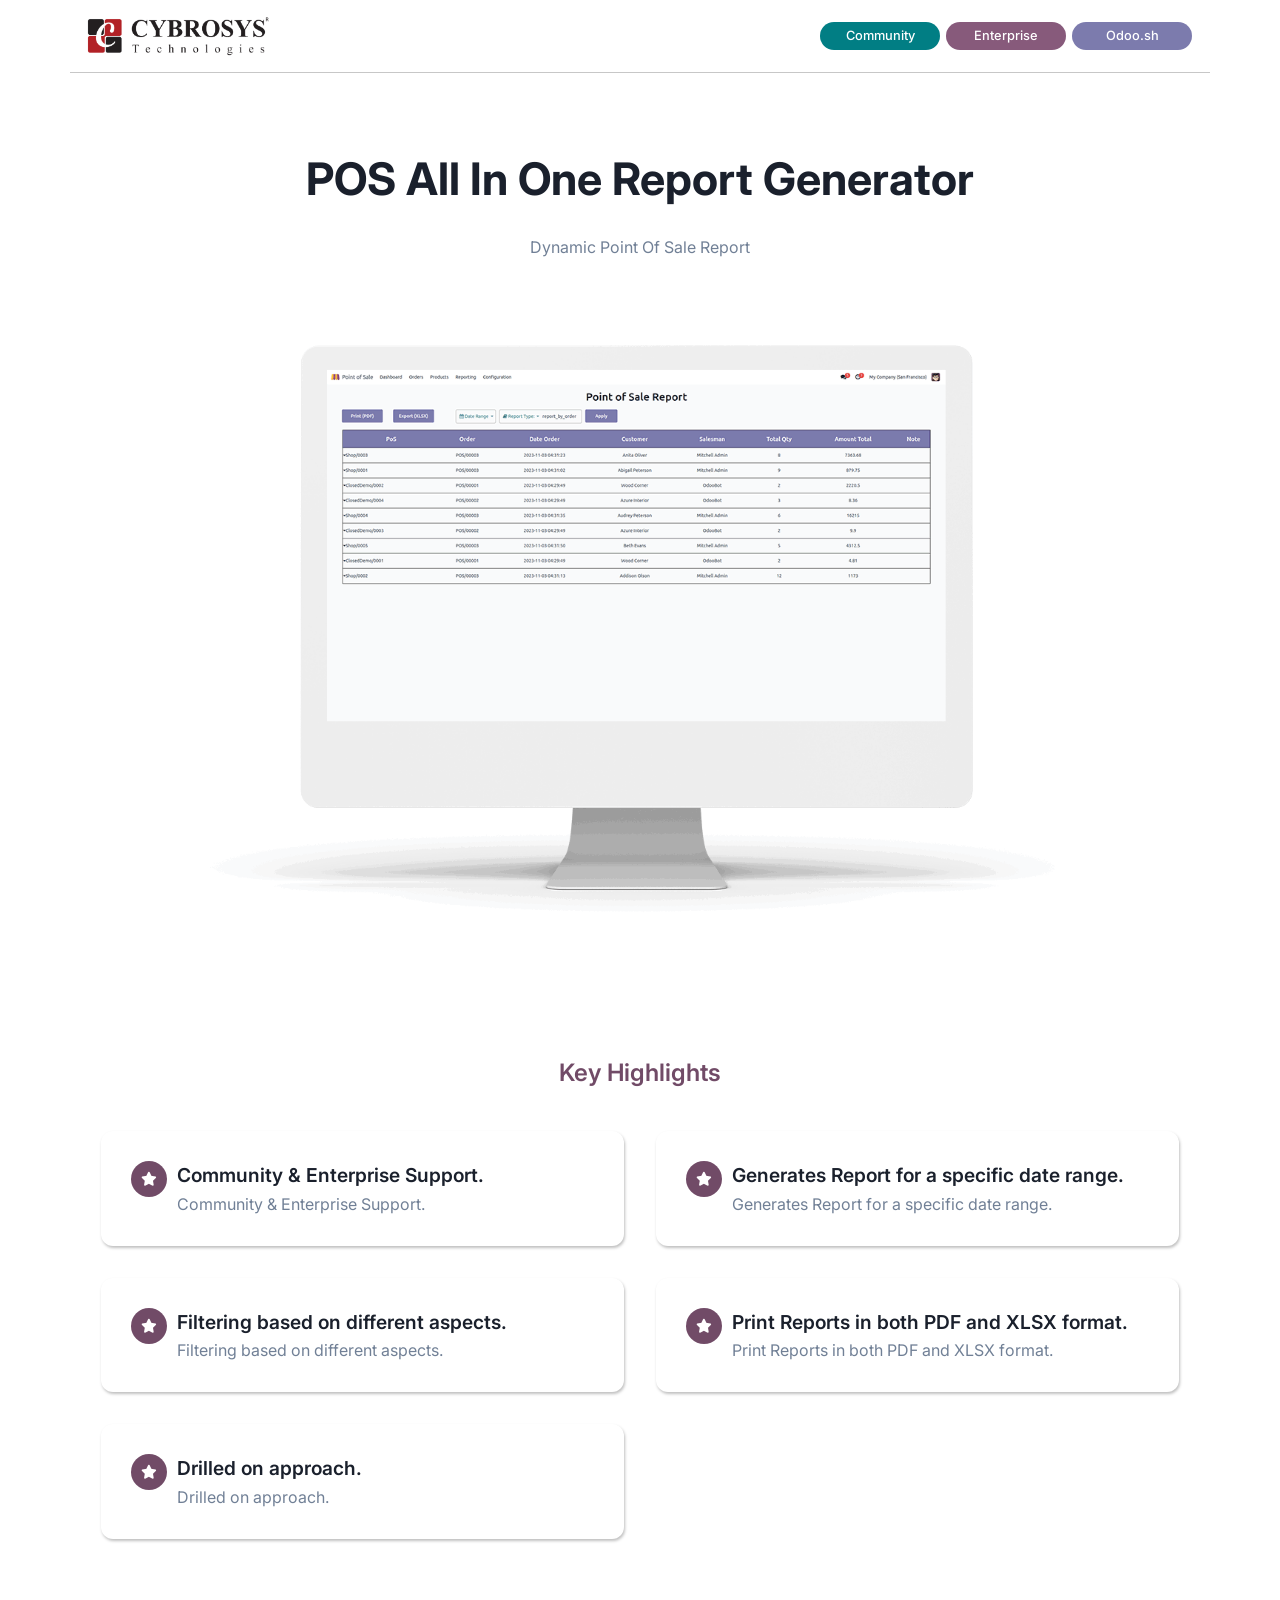
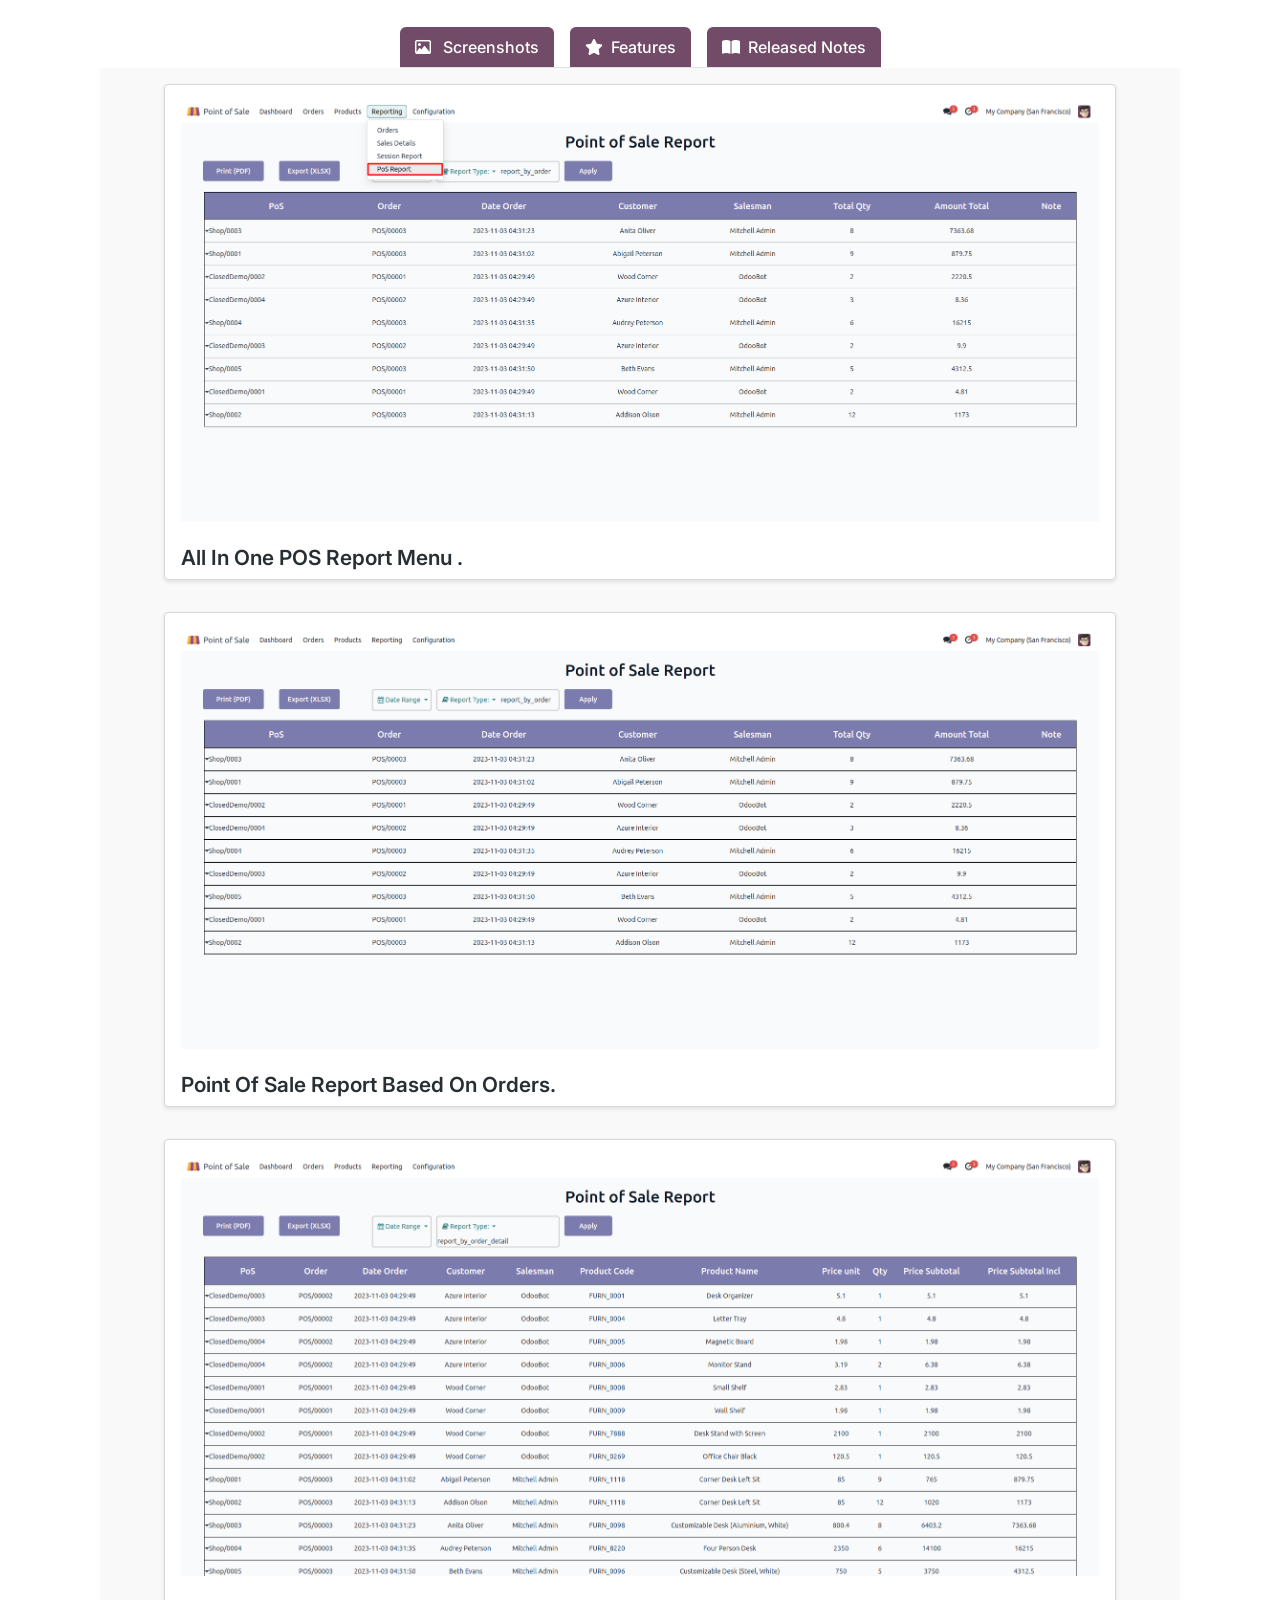
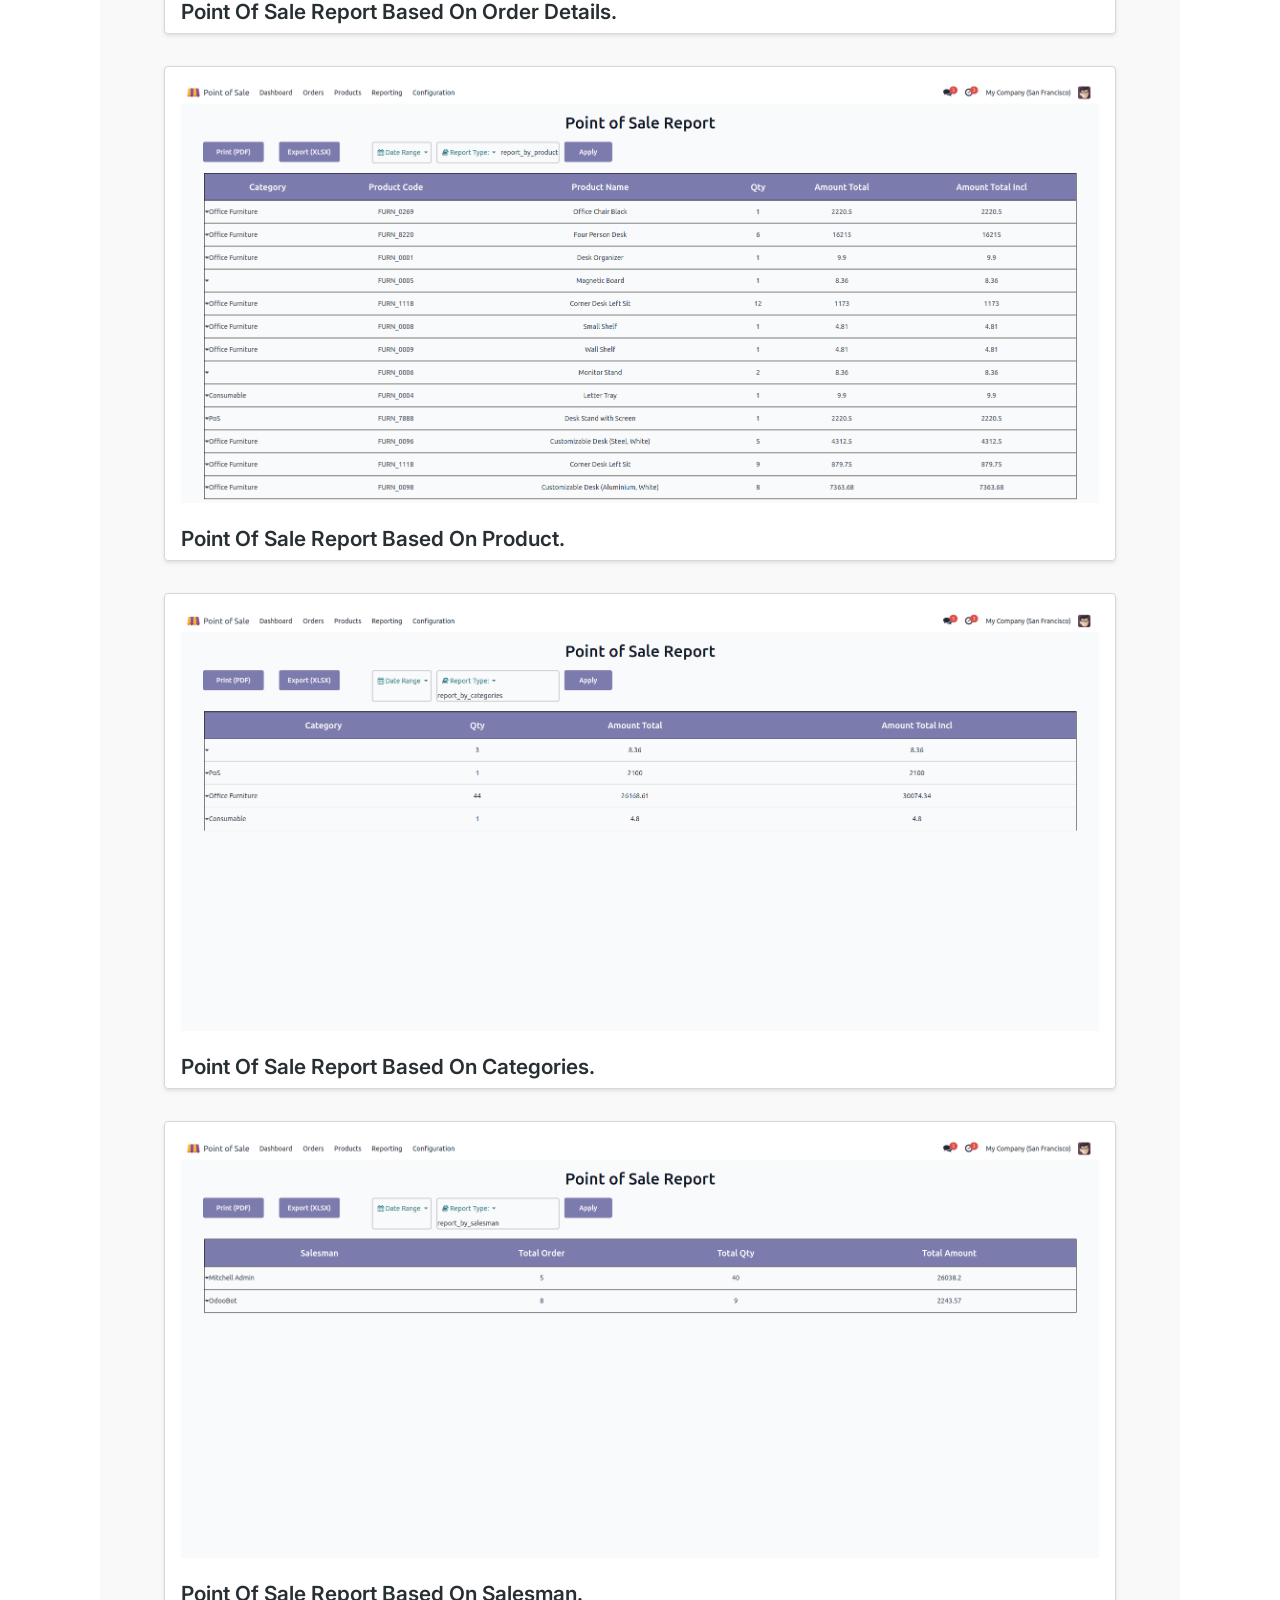
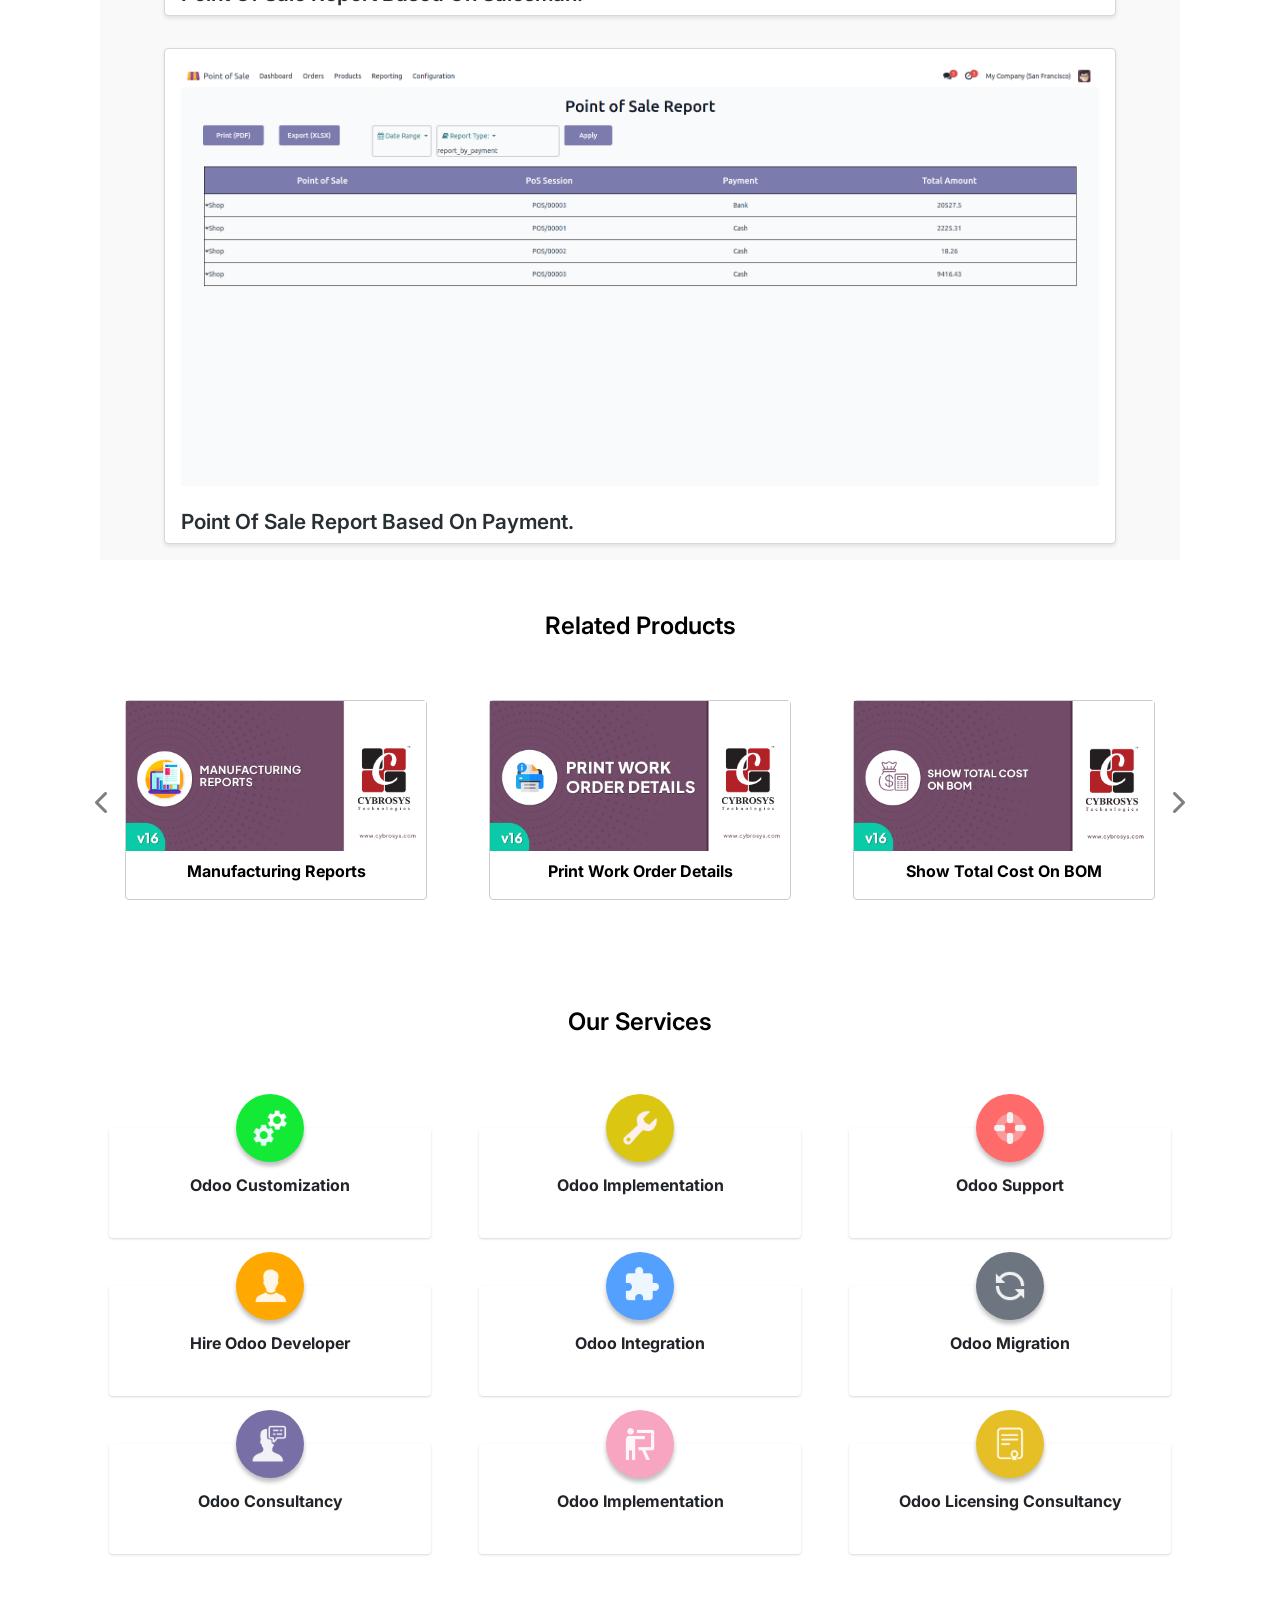
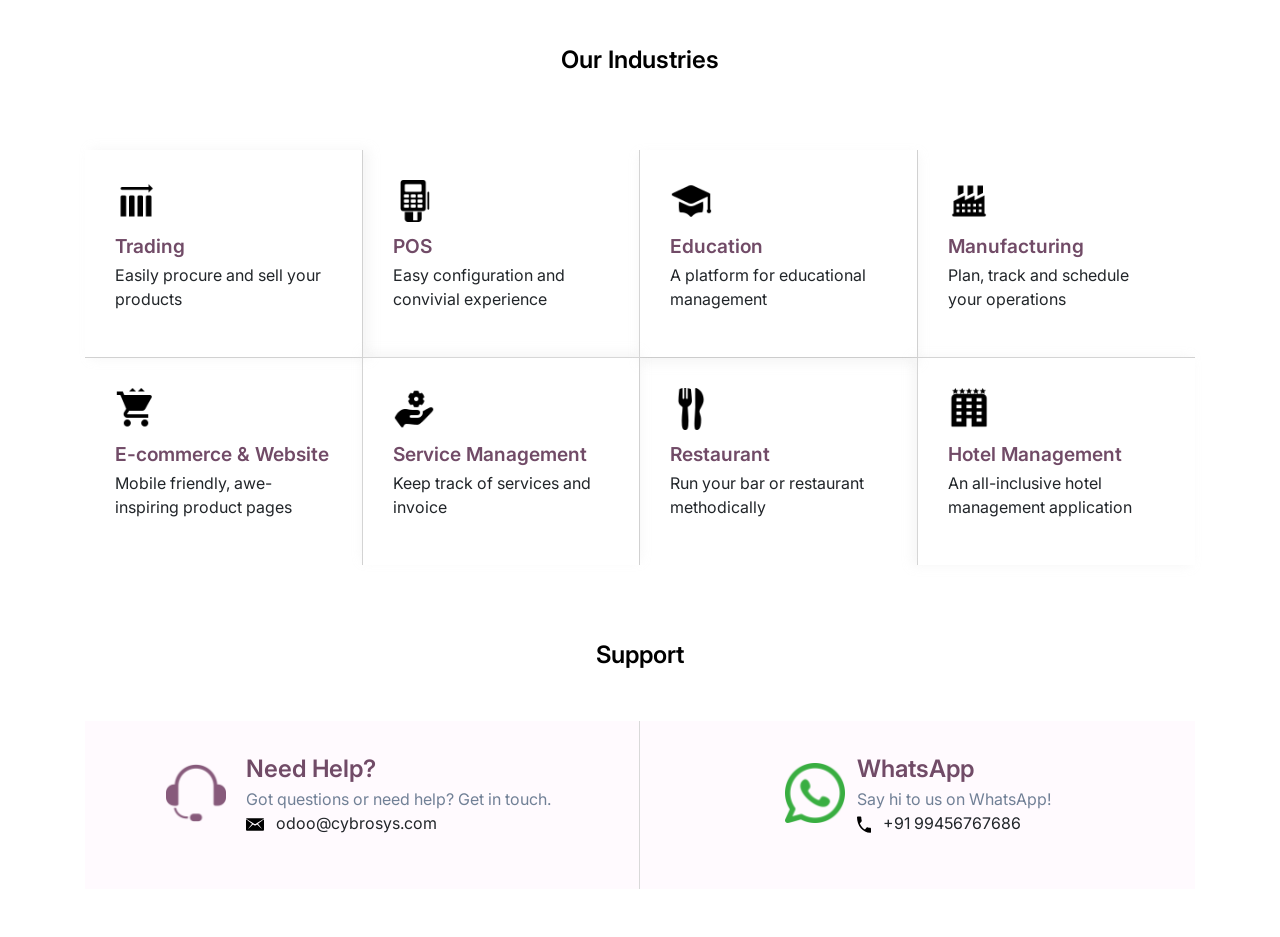
<file: pos_report_generator/static/description/index.html>
<!DOCTYPE html>
<html lang="en">

<head>
    <meta charset="UTF-8">
    <meta name="viewport" content="width=device-width, initial-scale=1.0">
    <title>Odoo App 3 Index</title>
    <!-- Bootstrap CSS -->
    <link rel="stylesheet" href="https://cdn.jsdelivr.net/npm/bootstrap@4.0.0/dist/css/bootstrap.min.css"
        integrity="sha384-Gn5384xqQ1aoWXA+058RXPxPg6fy4IWvTNh0E263XmFcJlSAwiGgFAW/dAiS6JXm" crossorigin="anonymous">
    <link rel="stylesheet" href="https://cdnjs.cloudflare.com/ajax/libs/font-awesome/6.2.1/css/all.min.css">
    <link rel="preconnect" href="https://fonts.googleapis.com">
    <link rel="preconnect" href="https://fonts.gstatic.com" crossorigin>
    <link href="https://fonts.googleapis.com/css2?family=Inter:wght@400;500;600;700;800&display=swap" rel="stylesheet">
</head>
<body>
    <section>
        <div class="container" style="font-family: 'Inter', sans-serif !important;background-color: #fff !important;">
            <div class="row">
                <div class="col-sm-12 col-md-12 col-lg-12 d-flex justify-content-between flex-wrap align-items-sm-center"
                    style="border-bottom:1px solid rgba(0, 0, 0, 0.22)">
                    <div class="my-3">
                        <img src="assets/misc/Cybrosys R.png" style="width:auto !important; height:40px !important">
                    </div>
                    <div class="my-3 d-flex align-items-center">
                        <div class="text-center"
                            style="background-color:#017E84 !important;font-size: 0.8rem !important; color:#fff !important; font-weight:500 !important; padding:4px !important; margin:0 3px !important; border-radius:50px !important; min-width: 120px !important;">
                            Community
                        </div>
                        <div class="text-center"
                            style="background-color:#875A7B !important; color:#fff !important;font-size: 0.8rem !important; font-weight:500 !important; padding:4px !important; margin:0 3px !important; border-radius:50px !important;min-width: 120px !important;">
                            Enterprise
                        </div>
                        <div class="text-center"
                            style="background-color:#7C7BAD !important; color:#fff !important;font-size: 0.8rem !important; font-weight:500 !important; padding:4px !important; margin:0 3px !important; border-radius:50px !important; min-width: 120px !important;">
                            Odoo.sh
                        </div>
                    </div>
                </div>
            </div>
            <div class="row">
                <div class="col-sm-12 col-md-12 col-lg-12 text-center d-flex align-items-center flex-column"
                    style="margin: 80px 0px !important;">
                    <h1 style="font-size: 2.8rem;font-weight: 700; color: 
                    #1A202C;">POS All In One Report Generator</h1>
                    <p class="my-3 mb-4"
                        style="max-width: 80%; font-weight: 400 !important; line-height: 32px; color: #718096;">
                        Dynamic Point Of Sale Report
                    </p>
                    <div style="width: 80%; margin-top: 3rem;">
                        <img src="assets/screenshots/hero.gif" class="img-responsive" width="100%" height="auto">
                    </div>
                </div>
            </div>
            <div class="container mt-5 mb-5">
                <div class="col-lg-12 d-flex flex-column justify-content-center align-items-center mt-4">
                    <p class="m-0" style="font-weight: 600; font-size: 24px; color:#714b67 !important">Key Highlights
                    </p>
                </div>
                <div class="row py-4">
                    <div class="col-md-6 col-sm-12 p-3">
                        <div class="d-flex   h-100" style="padding: 30px;border-radius: 12px;
                                    background: #FFF;
                                    box-shadow: 1px 2px 3px 0px rgba(0, 0, 0, 0.25); ">
                            <div style="width: 36px; height: 36px; border-radius: 50%; background: #714B67;
                                    display: flex; justify-content: center; align-items: center;
                                    margin-right: 10px; flex-shrink: 0;">
                                <i class="fa-solid fa-star  " style="color: #fff;font-size:14px;"></i>
                            </div>
                            <div>
                                <p style="color: #1A202C;font-weight: 600; 
                                      font-size: 1.2rem; margin-bottom: 2px;">Community & Enterprise Support.</p>
                                <p class="m-0" style="color:#718096">Community & Enterprise Support.
                                </p>
                            </div>
                        </div>
                    </div>
                    <div class="col-md-6 col-sm-12 p-3">
                        <div class="d-flex   h-100" style="padding: 30px;border-radius: 12px;
                                    background: #FFF;
                                    box-shadow: 1px 2px 3px 0px rgba(0, 0, 0, 0.25); ">
                            <div style="width: 36px; height: 36px; border-radius: 50%; background: #714B67;
                                    display: flex; justify-content: center; align-items: center;
                                    margin-right: 10px; flex-shrink: 0;">
                                <i class="fa-solid fa-star  " style="color: #fff;font-size:14px;"></i>
                            </div>
                            <div>
                                <p style="color: #1A202C;font-weight: 600; 
                                      font-size: 1.2rem; margin-bottom: 2px;">Generates Report for a specific date range.</p>
                                <p class="m-0" style="color:#718096">Generates Report for a specific date range.</p>
                            </div>
                        </div>
                    </div>
                    <div class="col-md-6 col-sm-12 p-3">
                        <div class="d-flex   h-100" style="padding: 30px;border-radius: 12px;
                                    background: #FFF;
                                    box-shadow: 1px 2px 3px 0px rgba(0, 0, 0, 0.25); ">
                            <div style="width: 36px; height: 36px; border-radius: 50%; background: #714B67;
                                    display: flex; justify-content: center; align-items: center;
                                    margin-right: 10px; flex-shrink: 0; ">
                                <i class="fa-solid fa-star  " style="color: #fff;font-size:14px;"></i>
                            </div>
                            <div>
                                <p style="color: #1A202C;font-weight: 600; 
                                      font-size: 1.2rem; margin-bottom: 2px;">Filtering based on different aspects.</p>
                                <p class="m-0" style="color:#718096">Filtering based on different aspects.</p>
                            </div>
                        </div>
                    </div>
                    <div class="col-md-6 col-sm-12 p-3">
                        <div class="d-flex   h-100" style="padding: 30px;border-radius: 12px;
                                    background: #FFF;
                                    box-shadow: 1px 2px 3px 0px rgba(0, 0, 0, 0.25); ">
                            <div style="width: 36px; height: 36px; border-radius: 50%; background: #714B67;
                                    display: flex; justify-content: center; align-items: center;
                                    margin-right: 10px; flex-shrink: 0; ">
                                <i class="fa-solid fa-star  " style="color: #fff;font-size:14px;"></i>
                            </div>
                            <div>
                                <p style="color: #1A202C;font-weight: 600;
                                      font-size: 1.2rem; margin-bottom: 2px;">Print Reports in both PDF and XLSX format.</p>
                                <p class="m-0" style="color:#718096">Print Reports in both PDF and XLSX format.</p>
                            </div>
                        </div>
                    </div>
                    <div class="col-md-6 col-sm-12 p-3">
                        <div class="d-flex   h-100" style="padding: 30px;border-radius: 12px;
                                    background: #FFF;
                                    box-shadow: 1px 2px 3px 0px rgba(0, 0, 0, 0.25); ">
                            <div style="width: 36px; height: 36px; border-radius: 50%; background: #714B67;
                                    display: flex; justify-content: center; align-items: center;
                                    margin-right: 10px; flex-shrink: 0; ">
                                <i class="fa-solid fa-star  " style="color: #fff;font-size:14px;"></i>
                            </div>
                            <div>
                                <p style="color: #1A202C;font-weight: 600;
                                      font-size: 1.2rem; margin-bottom: 2px;">Drilled on approach.</p>
                                <p class="m-0" style="color:#718096">Drilled on approach.</p>
                            </div>
                        </div>
                    </div>
                </div>
            </div>
            <div class="container rounded" >
                <ul class="nav nav-tabs d-flex" style="width: fit-content;margin: 0 auto;gap: 1rem;">
                    <li class="col text-center py-2 text-nowrap "
                        style="color: #fff; background-color: #714B67;border-radius: 6px 6px 0px 0px;"><a
                            class="active show" data-toggle="tab" href="#tab1"
                            style="color: #fff;font-weight: 500; background-color: #714B67; text-decoration: none;">
                            <i class="fa-regular fa-image  pr-2" style="color: #fff;"></i>
                            Screenshots</a></li>
                    <li class="col text-center py-2 text-nowrap "
                        style="color: #fff; background-color: #714B67;border-radius: 6px 6px 0px 0px;"><a
                            data-toggle="tab" href="#tab2"
                            style="color: #fff;font-weight: 500;  text-decoration: none;"><i
                                class="fa-solid fa-star  pr-2" style="color: #fff;"></i>Features</a></li>
                    <li class="col text-center py-2 text-nowrap "
                        style="color: #fff; background-color: #714B67;border-radius: 6px 6px 0px 0px;"><a
                            data-toggle="tab" href="#tab3"
                            style="color: #fff;font-weight: 500; text-decoration: none; background-color: #714B67;"><i
                                class="fa-solid fa-book-open  pr-2" style="color: #fff;"></i>Released Notes</a></li>
                </ul>
                <div class="tab-content" style="background-color: rgba(121, 113, 119, 0.04);">
                    <div id="tab1" class="tab-pane fade in active show">
                        <div class="col-lg-12 py-2" style="padding: 1rem 4rem !important;">
                            <div
                                style="border: 1px solid #d8d6d6; border-radius: 4px; background: #fff; box-shadow: 0 2px 4px rgba(0, 0, 0, 0.1);">
                                <div class="row justify-content-center p-3 w-100 m-0">
                                    <img src="assets/screenshots/s1.png" class="img-responsive" width="100%" height="auto">
                                </div>
                                <div class="px-3">
                                    <h4 class="mt-2"
                                        style=" font-weight:600 !important; color:#282F33 !important; font-size:1.3rem !important">All In One POS Report Menu .</h4>
                                </div>
                            </div>
                        </div>
                        <div class="col-lg-12 py-2" style="padding: 1rem 4rem !important;">
                            <div
                                style="border: 1px solid #d8d6d6; border-radius: 4px;  background: #fff; box-shadow: 0 2px 4px rgba(0, 0, 0, 0.1);">
                                <div class="row justify-content-center p-3 w-100 m-0">
                                    <img src="assets/screenshots/s2.png" class="img-responsive" width="100%" height="auto">
                                </div>
                                <div class="px-3">
                                    <h4 class="mt-2"
                                        style=" font-weight:600 !important; color:#282F33 !important; font-size:1.3rem !important">Point Of Sale Report Based On Orders.</h4>
                                </div>
                            </div>
                        </div>
                        <div class="col-lg-12 py-2" style="padding: 1rem 4rem !important;">
                            <div
                                style="border: 1px solid #d8d6d6; border-radius: 4px;  background: #fff; box-shadow: 0 2px 4px rgba(0, 0, 0, 0.1);">
                                <div class="row justify-content-center p-3 w-100 m-0">
                                    <img src="assets/screenshots/s3.png" class="img-responsive" width="100%" height="auto">
                                </div>
                                <div class="px-3">
                                    <h4 class="mt-2"
                                        style=" font-weight:600 !important; color:#282F33 !important; font-size:1.3rem !important">Point Of Sale Report Based On Order Details.</h4>
                                </div>
                            </div>
                        </div>

                        <div class="col-lg-12 py-2" style="padding: 1rem 4rem !important;">
                            <div
                                style="border: 1px solid #d8d6d6; border-radius: 4px;  background: #fff; box-shadow: 0 2px 4px rgba(0, 0, 0, 0.1);">
                                <div class="row justify-content-center p-3 w-100 m-0">
                                    <img src="assets/screenshots/s4.png" class="img-responsive" width="100%" height="auto">
                                </div>
                                <div class="px-3">
                                    <h4 class="mt-2"
                                        style=" font-weight:600 !important; color:#282F33 !important; font-size:1.3rem !important">Point Of Sale Report Based On Product.</h4>
                                </div>
                            </div>
                        </div>
                        <div class="col-lg-12 py-2" style="padding: 1rem 4rem !important;">
                            <div
                                style="border: 1px solid #d8d6d6; border-radius: 4px;  background: #fff; box-shadow: 0 2px 4px rgba(0, 0, 0, 0.1);">
                                <div class="row justify-content-center p-3 w-100 m-0">
                                    <img src="assets/screenshots/s5.png" class="img-responsive" width="100%" height="auto">
                                </div>
                                <div class="px-3">
                                    <h4 class="mt-2"
                                        style=" font-weight:600 !important; color:#282F33 !important; font-size:1.3rem !important">Point Of Sale Report Based On Categories.</h4>
                                </div>
                            </div>
                        </div>
                        <div class="col-lg-12 py-2" style="padding: 1rem 4rem !important;">
                            <div
                                style="border: 1px solid #d8d6d6; border-radius: 4px;  background: #fff; box-shadow: 0 2px 4px rgba(0, 0, 0, 0.1);">
                                <div class="row justify-content-center p-3 w-100 m-0">
                                    <img src="assets/screenshots/s6.png" class="img-responsive" width="100%" height="auto">
                                </div>
                                <div class="px-3">
                                    <h4 class="mt-2"
                                        style=" font-weight:600 !important; color:#282F33 !important; font-size:1.3rem !important">Point Of Sale Report Based On Salesman.</h4>
                                </div>
                            </div>
                        </div>
                        <div class="col-lg-12 py-2" style="padding: 1rem 4rem !important;">
                            <div
                                style="border: 1px solid #d8d6d6; border-radius: 4px;  background: #fff; box-shadow: 0 2px 4px rgba(0, 0, 0, 0.1);">
                                <div class="row justify-content-center p-3 w-100 m-0">
                                    <img src="assets/screenshots/s7.png" class="img-responsive" width="100%" height="auto">
                                </div>
                                <div class="px-3">
                                    <h4 class="mt-2"
                                        style=" font-weight:600 !important; color:#282F33 !important; font-size:1.3rem !important">Point Of Sale Report Based On Payment.</h4>
                                </div>
                            </div>
                        </div>
                    </div>
                    <div id="tab2" class="tab-pane fade">
                        <div class="col-mg-12" style="padding: 1rem 4rem;">
                            <ul style="list-style: none; padding: 1rem 0;font-weight: 500;">
                                <li class="py-3"
                                    style="font-weight: 500;background-color: #fff; border-radius: 4px; padding: 1rem; margin-bottom: 1rem; box-shadow: 0 2px 4px rgba(0, 0, 0, 0.1);">
                                    <span style="margin-right: 12px;"><img src="assets/misc/star (1) 2.svg" alt=""
                                            width="16px"></span>Print Reports in both PDF and XLSX format.
                                </li>
                                <li class="py-3"
                                    style="font-weight: 500;background-color: #fff; border-radius: 4px; padding: 1rem; margin-bottom: 1rem; box-shadow: 0 2px 4px rgba(0, 0, 0, 0.1);">
                                    <span style="margin-right: 12px;"><img src="assets/misc/star (1) 2.svg" alt=""
                                            width="16px"></span>Can Print reports on the given types.
                                    <ul style="list-style: none;font-weight: 400; color:#718096">
                                        <li>Based On Orders, Order Details, Product, Categories, Salesman and Payment</li>
                                    </ul>
                                </li>

                            </ul>
                        </div>
                    </div>
                    <div id="tab3" class="tab-pane fade">
                        <div class="col-mg-12 active" style="padding: 1rem 4rem;">
                            <div class="py-3"
                                style="font-weight: 500;background-color: #fff; border-radius: 4px; padding: 1rem; box-shadow: 0 2px 4px rgba(0, 0, 0, 0.1);">
                                <div class="d-flex mb-3" style="font-size: 0.8rem; font-weight: 500;"><span>Version
                                        17.0.1.0.0</span><span class="px-2">|</span><span
                                        style="color: #714B67;font-weight: 600;">Released on:29th February 2024</span>
                                </div>
                                <p class="m-0"
                                    style=" color:#718096!important; font-size:1rem !important;line-height: 28px;">
                                    Initial Commit for POS All in One Report Generator.</p>
                            </div>
                        </div>
                    </div>
                </div>
            </div>
            <div class="container mt-5">
                <div class="col-lg-12 d-flex flex-column justify-content-center align-items-center mt-5">
                    <p class="m-0" style="font-weight: 600; font-size: 24px; color:#000 !important">Related Products</p>
                </div>
            </div>
            <div id="myCarousel" class="carousel slide py-3" data-ride="carousel">
                <div class="carousel-inner">
                    <div class="carousel-item active">
                        <div class="row p-4">
                            <div class="col">
                                <div class="p-3">
                                    <a href="https://apps.odoo.com/apps/modules/16.0/manufacturing_reports/" style="color: #000; text-decoration: none;">
                                        <div style="border:1px solid #CBCBCB !important;border-radius: 4px;">
                                            <div style="width: 300px; ">
                                                <img src="assets/modules/1.png" alt="" width="100%" height="auto">

                                            </div>
                                            <p class="text-center pt-2 text-black font-weight-bold">Manufacturing Reports</p>
                                        </div>
                                    </a>
                                </div>
                            </div>
                            <div class="col">
                                <div class="p-3">
                                    <a href="https://apps.odoo.com/apps/modules/16.0/mrp_work_order_print/" style="color: #000; text-decoration: none;">
                                        <div style="border:1px solid #CBCBCB !important;border-radius: 4px;">
                                            <div style="width: 300px; ">
                                                <img src="assets/modules/2.png" alt="" width="100%" height="auto">

                                            </div>
                                            <p class="text-center pt-2 text-black font-weight-bold">Print Work Order Details</p>
                                        </div>
                                    </a>
                                </div>
                            </div>
                            <div class="col">
                                <div class="p-3">
                                    <a href="https://apps.odoo.com/apps/modules/16.0/bom_total_cost/" style="color: #000; text-decoration: none;">
                                        <div style="border:1px solid #CBCBCB !important;border-radius: 4px;">
                                            <div style="width: 300px; ">
                                                <img src="assets/modules/3.png" alt="" width="100%" height="auto">

                                            </div>
                                            <p class="text-center pt-2 text-black font-weight-bold">Show Total Cost On BOM</p>
                                        </div>
                                    </a>
                                </div>
                            </div>
                        </div>
                    </div>
                    <div class="carousel-item">
                        <div class="row p-4">
                            <div class="col">
                                <div class="p-3">
                                    <a href="https://apps.odoo.com/apps/modules/16.0/simple_mrp_order/" style="color: #000; text-decoration: none;">
                                        <div style="border:1px solid #CBCBCB !important;border-radius: 4px;">
                                            <div style="width: 300px; ">
                                                <img src="assets/modules/4.png" alt="" width="100%" height="auto">

                                            </div>
                                            <p class="text-center pt-2 text-black font-weight-bold">Simple Manufacturing Orders</p>
                                        </div>
                                    </a>
                                </div>
                            </div>
                            <div class="col">
                                <div class="p-3">
                                    <a href="https://apps.odoo.com/apps/modules/16.0/bom_multiple_product/" style="color: #000; text-decoration: none;">
                                        <div style="border:1px solid #CBCBCB !important;border-radius: 4px;">
                                            <div style="width: 300px;">
                                                <img src="assets/modules/5.png" alt="" width="100%" height="auto">

                                            </div>
                                            <p class="text-center pt-2 text-black font-weight-bold">BOM Multiple Product Selection</p>
                                        </div>
                                    </a>
                                </div>
                            </div>
                            <div class="col">
                                <div class="p-3">
                                    <a href="https://apps.odoo.com/apps/modules/16.0/cw_mrp/" style="color: #000; text-decoration: none;">
                                        <div style="border:1px solid #CBCBCB !important;border-radius: 4px;">
                                            <div style="width: 300px;">
                                                <img src="assets/modules/6.png" alt="" width="100%" height="auto">
                                            </div>
                                            <p class="text-center pt-2 text-black font-weight-bold"> Catch Weight Management: Manufacturing</p>
                                        </div>
                                    </a>
                                </div>
                            </div>
                        </div>
                    </div>
                </div>
                <a class="carousel-control-prev" href="#myCarousel" data-slide="prev" style="width: 35px; color: #000;">
                    <span class="carousel-control-prev-icon">
                        <i class="fa fa-chevron-left" style="font-size: 24px;"></i>
                    </span>
                </a>
                <a class="carousel-control-next" href="#myCarousel" data-slide="next" style="width: 35px; color: #000;">
                    <span class="carousel-control-next-icon">
                        <i class="fa fa-chevron-right" style="font-size: 24px;"></i>
                    </span>
                </a>
            </div>
            <div class="container mt-5">
                <div class="col-lg-12 d-flex flex-column justify-content-center align-items-center mt-4">
                    <p class="m-0" style="font-weight: 600; font-size: 24px; color:#000 !important">Our Services</p>

                </div>
            </div>
            <div class="container my-5">
                <div class="row py-3">
                    <div class="col-md-4 col-sm-6 px-4 py-4">
                        <div
                            style="background-color: #fff; padding: 25px; text-align: center;  box-shadow: rgba(0, 0, 0, 0.1) 0px 1px 3px 0px, rgba(0, 0, 0, 0.06) 0px 1px 2px 0px; position: relative;border-radius: 4px;">
                            <div style="position: absolute; top: 0%; left: 50%; transform: translate(-50%, -50%);">
                                <div style="background-color:#13EA36 ; border-radius: 50%; padding: 15px;    width: 68px;
                                    height: 68px; display: inline-block; box-shadow:0px 4px 4px rgba(0, 0, 0, 0.25);">
                                    <img src="assets/icons/cogs.png" alt="service-icon" width="38px" height="auto">
                                </div>
                            </div>
                            <p style="margin-top: 20px; font-weight: bold;">Odoo Customization</p>
                        </div>
                    </div>
                    <div class="col-md-4 col-sm-6 px-4 py-4">
                        <div
                            style="background-color: #fff; padding: 25px; text-align: center; box-shadow: rgba(0, 0, 0, 0.1) 0px 1px 3px 0px, rgba(0, 0, 0, 0.06) 0px 1px 2px 0px; position: relative;border-radius: 4px;">
                            <div style="position: absolute; top: 0%; left: 50%; transform: translate(-50%, -50%);">
                                <div style="background-color:#DBC711; border-radius: 50%; padding: 15px;    width: 68px;
                                    height: 68px; display: inline-block; box-shadow:0px 4px 4px rgba(0, 0, 0, 0.25);">
                                    <img src="assets/icons/wrench.png" alt="service-icon" width="38px" height="auto">
                                </div>
                            </div>
                            <p style="margin-top: 20px; font-weight: bold;">Odoo Implementation</p>
                        </div>
                    </div>
                    <div class="col-md-4 col-sm-6 px-4 py-4">
                        <div
                            style="background-color: #fff; padding: 25px; text-align: center;  box-shadow: rgba(0, 0, 0, 0.1) 0px 1px 3px 0px, rgba(0, 0, 0, 0.06) 0px 1px 2px 0px; position: relative; border-radius: 4px;">
                            <div style="position: absolute; top: 0%; left: 50%; transform: translate(-50%, -50%);">
                                <div style="background-color:#FF6B6B ; border-radius: 50%; padding: 15px;    width: 68px;
                                    height: 68px; display: inline-block; box-shadow:0px 4px 4px rgba(0, 0, 0, 0.25);">
                                    <img src="assets/icons/lifebuoy.png" alt="service-icon" width="38px" height="auto">
                                </div>
                            </div>
                            <p style="margin-top: 20px; font-weight: bold;">Odoo Support</p>
                        </div>
                    </div>
                    <div class="col-md-4 col-sm-6 px-4 py-4">
                        <div
                            style="background-color: #fff; padding: 25px; text-align: center; box-shadow: rgba(0, 0, 0, 0.1) 0px 1px 3px 0px, rgba(0, 0, 0, 0.06) 0px 1px 2px 0px; position: relative; border-radius: 4px;">
                            <div style="position: absolute; top: 0%; left: 50%; transform: translate(-50%, -50%);">
                                <div style="background-color:#FFA801 ; border-radius: 50%; padding: 15px;    width: 68px;
                                    height: 68px; display: inline-block; box-shadow:0px 4px 4px rgba(0, 0, 0, 0.25);">
                                    <img src="assets/icons/user.png" alt="service-icon" width="38px" height="auto">
                                </div>
                            </div>
                            <p style="margin-top: 20px; font-weight: bold;">Hire Odoo Developer</p>
                        </div>
                    </div>
                    <div class="col-md-4 col-sm-6 px-4 py-4">
                        <div
                            style="background-color: #fff; padding: 25px; text-align: center;  box-shadow: rgba(0, 0, 0, 0.1) 0px 1px 3px 0px, rgba(0, 0, 0, 0.06) 0px 1px 2px 0px; position: relative; border-radius: 4px;">

                            <div style="position: absolute; top: 0%; left: 50%; transform: translate(-50%, -50%);">
                                <div style="background-color:#54A0FF; border-radius: 50%; padding: 15px;    width: 68px;
                                    height: 68px; display: inline-block; box-shadow:0px 4px 4px rgba(0, 0, 0, 0.25);">
                                    <img src="assets/icons/puzzle.png" alt="service-icon" width="38px" height="auto">
                                </div>
                            </div>
                            <p style="margin-top: 20px; font-weight: bold;">Odoo Integration</p>
                        </div>
                    </div>
                    <div class="col-md-4 col-sm-6 px-4 py-4">
                        <div
                            style="background-color: #fff; padding: 25px; text-align: center;  box-shadow: rgba(0, 0, 0, 0.1) 0px 1px 3px 0px, rgba(0, 0, 0, 0.06) 0px 1px 2px 0px; position: relative;border-radius: 4px;">
                            <div style="position: absolute; top: 0%; left: 50%; transform: translate(-50%, -50%);">
                                <div style="background-color:#6D7680 ; border-radius: 50%; padding: 15px;    width: 68px;
                                    height: 68px; display: inline-block; box-shadow:0px 4px 4px rgba(0, 0, 0, 0.25);">
                                    <img src="assets/icons/update.png" alt="service-icon" width="38px" height="auto">
                                </div>
                            </div>
                            <p style="margin-top: 20px; font-weight: bold;">Odoo Migration</p>
                        </div>
                    </div>
                    <div class="col-md-4 col-sm-6 px-4 py-4">
                        <div
                            style="background-color: #fff; padding: 25px; text-align: center;  box-shadow: rgba(0, 0, 0, 0.1) 0px 1px 3px 0px, rgba(0, 0, 0, 0.06) 0px 1px 2px 0px; position: relative;border-radius: 4px;">
                            <div style="position: absolute; top: 0%; left: 50%; transform: translate(-50%, -50%);">
                                <div style="background-color:#786FA6 ; border-radius: 50%; padding: 15px;    width: 68px;
                                    height: 68px; display: inline-block; box-shadow:0px 4px 4px rgba(0, 0, 0, 0.25);">
                                    <img src="assets/icons/consultation.png" alt="service-icon" width="38px" height="auto">
                                </div>
                            </div>
                            <p style="margin-top: 20px; font-weight: bold;">Odoo Consultancy</p>
                        </div>
                    </div>
                    <div class="col-md-4 col-sm-6 px-4 py-4">
                        <div
                            style="background-color: #fff; padding: 25px; text-align: center; box-shadow: rgba(0, 0, 0, 0.1) 0px 1px 3px 0px, rgba(0, 0, 0, 0.06) 0px 1px 2px 0px;position: relative;border-radius: 4px;">
                            <div style="position: absolute; top: 0%; left: 50%; transform: translate(-50%, -50%);">
                                <div style="background-color:#F8A5C2 ; border-radius: 50%; padding: 15px;    width: 68px;
                                    height: 68px; display: inline-block; box-shadow:0px 4px 4px rgba(0, 0, 0, 0.25);">
                                    <img src="assets/icons/training.png" alt="service-icon" width="38px" height="auto">
                                </div>
                            </div>
                            <p style="margin-top: 20px; font-weight: bold;">Odoo Implementation</p>
                        </div>
                    </div>
                    <div class="col-md-4 col-sm-6 px-4 py-4">
                        <div
                            style="background-color: #fff; padding: 25px; text-align: center;  box-shadow: rgba(0, 0, 0, 0.1) 0px 1px 3px 0px, rgba(0, 0, 0, 0.06) 0px 1px 2px 0px; position: relative;border-radius: 4px;">
                            <div style="position: absolute; top: 0%; left: 50%; transform: translate(-50%, -50%);">
                                <div style="background-color:#E6BE26; border-radius: 50%; padding: 15px;    width: 68px;
                                    height: 68px; display: inline-block; box-shadow:0px 4px 4px rgba(0, 0, 0, 0.25);">
                                    <img src="assets/icons/license.png" alt="service-icon" width="38px" height="auto">
                                </div>
                            </div>
                            <p style="margin-top: 20px; font-weight: bold;">Odoo Licensing Consultancy</p>
                        </div>
                    </div>
                </div>
            </div>
            <div class="container mt-5">
                <div class="col-lg-12 d-flex flex-column justify-content-center align-items-center mt-4">
                    <p class="m-0" style="font-weight: 600; font-size: 24px; color:#000 !important">Our Industries</p>

                </div>
            </div>
            <div class="container">
                <div class="row my-5 py-4">
                    <div class="col-md-3 col-sm-6 p-0">
                        <div class="d-flex flex-column h-100 "
                            style="border-right: 1px solid rgb(209, 209, 209); border-bottom: 1px solid  rgb(209, 209, 209); padding: 30px; box-shadow: 6px 0 10px rgba(228, 227, 227, 0.373);">
                            <img src="assets/icons/trading-black.png" width="42px" height="auto" alt="">
                            <p style="color: #714B67;font-weight: 600; margin-top: 10px;
                           font-size: 1.2rem; margin-bottom: 2px;">Trading</p>
                            <p>Easily procure and sell your products</p>
                        </div>
                    </div>
                    <div class="col-md-3 col-sm-6  p-0">
                        <div class="d-flex flex-column h-100"
                            style="border-right: 1px solid rgb(209, 209, 209);border-bottom: 1px solid  rgb(209, 209, 209); padding: 30px;">
                            <img src="assets/icons/pos-black.png" width="42px" height="auto" alt="">
                            <p style="color: #714B67;font-weight: 600; margin-top: 10px;
                            font-size: 1.2rem; margin-bottom: 2px;">POS</p>
                            <p>Easy configuration and convivial experience</p>
                        </div>
                    </div>
                    <div class="col-md-3 col-sm-6  p-0">
                        <div class="d-flex flex-column h-100"
                            style="border-right: 1px solid  rgb(209, 209, 209);border-bottom: 1px solid   rgba(0, 0, 0, 0.2); padding: 30px; box-shadow: 0 5px 10px  rgba(228, 227, 227, 0.373)">
                            <img src="assets/icons/education-black.png" width="42px" height="auto" alt="">
                            <p style="color: #714B67;font-weight: 600; margin-top: 10px;
                            font-size: 1.2rem; margin-bottom: 2px;">Education</p>
                            <p>A platform for educational management</p>
                        </div>
                    </div>
                    <div class="col-md-3 col-sm-6  p-0">
                        <div class="d-flex flex-column h-100"
                            style="border-bottom: 1px solid  rgb(209, 209, 209); padding: 30px; ">
                            <img src="assets/icons/manufacturing-black.png" width="42px" height="auto" alt="">
                            <p style="color: #714B67;font-weight: 600; margin-top: 10px;
                            font-size: 1.2rem; margin-bottom: 2px;">Manufacturing</p>
                            <p>Plan, track and schedule your operations</p>
                        </div>
                    </div>
                    <div class="col-md-3 col-sm-6 p-0">
                        <div class="d-flex flex-column h-100"
                            style="border-right: 1px solid  rgb(209, 209, 209); padding: 30px;">
                            <img src="assets/icons/ecom-black.png" width="42px" height="auto" alt="">
                            <p style="color: #714B67;font-weight: 600; margin-top: 10px;
                            font-size: 1.2rem; margin-bottom: 2px;">E-commerce & Website</p>
                            <p>Mobile friendly, awe-inspiring product pages</p>
                        </div>
                    </div>
                    <div class="col-md-3 col-sm-6   p-0">
                        <div class="d-flex flex-column h-100"
                            style="border-right: 1px solid  rgb(209, 209, 209); padding: 30px;box-shadow: 0 -5px 10px  rgba(228, 227, 227, 0.373);">
                            <img src="assets/icons/service-black.png" width="42px" height="auto" alt="">
                            <p style="color: #714B67;font-weight: 600; margin-top: 10px;
                            font-size: 1.2rem; margin-bottom: 2px;">Service Management</p>
                            <p>Keep track of services and invoice</p>
                        </div>
                    </div>
                    <div class="col-md-3 col-sm-6    p-0">
                        <div class="d-flex flex-column h-100"
                            style="border-right: 1px solid  rgb(209, 209, 209); padding: 30px; ">
                            <img src="assets/icons/restaurant-black.png" width="42px" height="auto" alt="">
                            <p style="color: #714B67;font-weight: 600; margin-top: 10px;
                            font-size: 1.2rem; margin-bottom: 2px;">Restaurant</p>
                            <p>Run your bar or restaurant methodically</p>
                        </div>
                    </div>
                    <div class="col-md-3 col-sm-6   p-0">
                        <div class="d-flex flex-column h-100"
                            style=" padding: 30px;box-shadow: -5px 0 10px  rgba(228, 227, 227, 0.373);">
                            <img src="assets/icons/hotel-black.png" width="42px" height="auto" alt="">
                            <p style="color: #714B67;font-weight: 600; margin-top: 10px;
                            font-size: 1.2rem; margin-bottom: 2px;">Hotel Management</p>
                            <p>An all-inclusive hotel management application</p>
                        </div>
                    </div>
                </div>
            </div>
            <div class="container mt-5">
                <div class="col-lg-12 d-flex flex-column justify-content-center align-items-center mt-5">
                    <p class="m-0" style="font-weight: 600; font-size: 24px; color:#000 !important">Support</p>
                </div>
            </div>
            <div class="container my-5">
                <div class="row" style="background-color: #FFFAFE;">
                    <div class="col-md-6 pb-4  d-flex align-items-center justify-content-center"
                        style="border-right: 1px solid #D9D9D9;">
                        <div style="padding: 30px;">
                            <div class="d-flex align-items-center">
                                <img src="assets/misc/support (1) 1.svg" alt="" width="60px" style="margin-right: 12px;">
                                <div style="padding: 0px 8px;">
                                    <span
                                        style="color: #714B67;font-size: 24px;font-weight: 600;padding-bottom: 1rem;">Need
                                        Help?</span>
                                    <p class="m-0" style="color:#718096;">Got questions or need help? Get in touch.</p>
                                    <div style="font-weight: 400;"><span><img src="assets/misc/support-email.svg" alt=""
                                                width="18px"
                                                style="filter: invert(1);margin-right: 0.8rem;"></span>odoo@cybrosys.com
                                    </div>
                                </div>
                            </div>
                        </div>
                    </div>
                    <div class="col-md-6 pb-4 d-flex align-items-center justify-content-center">
                        <div style="padding: 30px;">
                            <div class="d-flex align-items-center">
                                <img src="assets/misc/whatsapp 1.svg" alt="" width="60px" style="margin-right: 12px;">
                                <div>
                                    <span style="color: #714B67;font-size: 24px;font-weight: 600;">WhatsApp</span>
                                    <p class="m-0" style="color:#718096;">Say hi to us on WhatsApp!</p>
                                    <div style="font-weight: 400; font-size: 16px;"><span><img src="assets/misc/phone.svg"
                                                alt="" width="14px"
                                                style="filter: invert(1); margin-right: 0.8rem;"></span>+91
                                        99456767686</div>
                                </div>
                            </div>
                        </div>
                    </div>
                </div>
            </div>
        </div>
    </section>
    <!-- Optional JavaScript -->
    <!-- jQuery first, then Popper.js, then Bootstrap JS -->
    <script src="https://ajax.googleapis.com/ajax/libs/jquery/3.5.1/jquery.min.js"></script>
    <script src="https://maxcdn.bootstrapcdn.com/bootstrap/4.5.2/js/bootstrap.min.js"></script>
</body>
</html>
</file>
